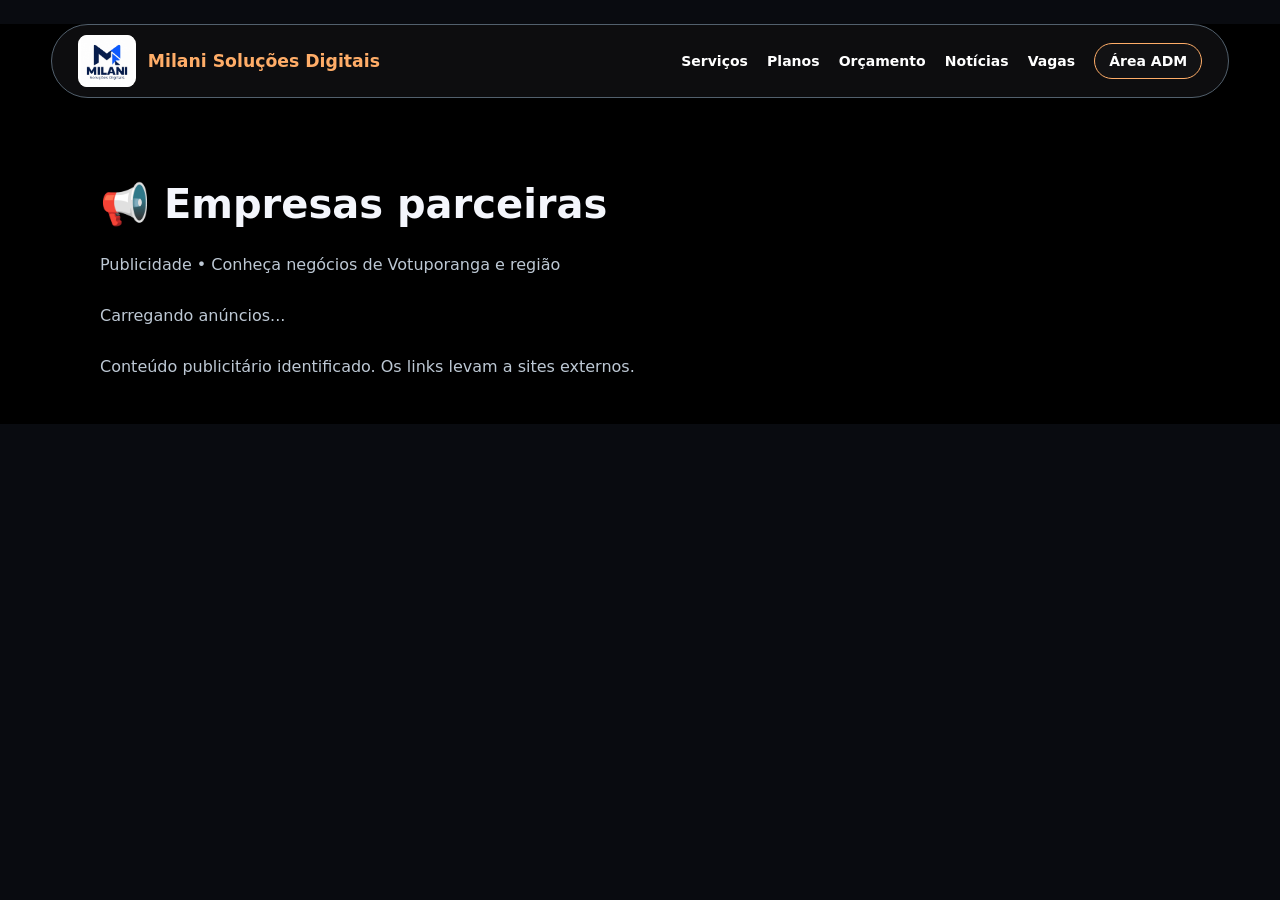
<file: anuncios.html>
<!doctype html><html lang="pt-BR"><head><meta charset="utf-8"><meta name="viewport" content="width=device-width,initial-scale=1"><title>Empresas parceiras | Milani Soluções Digitais</title><style>:root{font-family:Inter,system-ui,Arial;background:#07152d;color:#edf5ff}*{box-sizing:border-box}body{margin:0}.wrap{max-width:1120px;margin:auto;padding:32px 20px}a{color:#80d9ff}h1{font-size:clamp(26px,4vw,40px)}.muted{color:#b6cce4}.grid{display:grid;grid-template-columns:repeat(auto-fit,minmax(260px,1fr));gap:18px}.card{background:#112b49;border:1px solid #315477;border-radius:16px;padding:18px}.card img{display:block;width:100%;height:auto;max-height:680px;object-fit:contain;border-radius:10px;background:#07152d;margin:12px 0}.card h2{font-size:clamp(19px,2.3vw,25px);line-height:1.25}.card p{line-height:1.55}.card .muted{font-weight:600}.btn,button{display:inline-block;border:0;background:#1ab6d9;color:#031a2b;border-radius:9px;padding:11px 16px;font-weight:750;cursor:pointer;text-decoration:none}input,select,textarea{background:#091b32;border:1px solid #42607b;color:white;padding:11px;border-radius:8px;width:100%}label{display:block;margin:12px 0;font-size:14px}table{width:100%;border-collapse:collapse}td,th{padding:11px;border-bottom:1px solid #315477;text-align:left}section{margin:26px 0}</style><style id="milani-blue-white-background-2026">
/* Fundo azul e branco da arte fornecida; sem modificar conteúdos ou funcionalidades */
html{background:#eef4fb!important}
body{background-color:#f4f8fd!important;background-image:url('Fundo%20Abstrato%20Azul%20e%20Branco.png')!important;background-repeat:no-repeat!important;background-position:center top!important;background-size:cover!important;background-attachment:fixed!important}
#site,#app,main{background-color:transparent}
@media(max-width:750px){body{background-attachment:scroll!important;background-size:auto 100%!important;background-position:center top!important}}
</style><style id="milani-unified-art-background">
/* Fundo contínuo azul e branco, preservando painéis e legibilidade */
html,body{background-color:#f3f7fd!important}
body{background-image:url('Fundo%20Abstrato%20Azul%20e%20Branco.png')!important;background-position:center top!important;background-repeat:no-repeat!important;background-size:cover!important;background-attachment:fixed!important}
body>main,body>section,main>section,.section,.section.alt,.hero,.page-hero,.content-section{background-color:transparent!important;background-image:none!important}
@media(max-width:750px){body{background-attachment:scroll!important;background-size:auto 100%!important}}
</style><style id="milani-consistent-black-red-2026">
/* Identidade visual alinhada à página inicial: preto, grafite, vermelho e branco */
:root{background:#090b10!important;color:#f4f7fc!important}
html,body{background:#090b10!important;background-image:none!important;color:#f4f7fc!important}
header,header.top,.top{background:#b5122c!important;background-image:none!important;border-color:#d82b45!important;color:#fff!important}
header a,header .links a,header .navlinks a,header .brand-name,header .logo{color:#fff!important}
header .btn,header .nav-entry{background:#d71932!important;color:#fff!important;border-color:#f04c61!important}
main,main>section,section.hero,section.agency-section,section.milani-jobs,section.milani-portfolio-home,.section,.section.alt,.services-back,.jobs-back{background:#090b10!important;background-image:none!important;color:#f4f7fc!important}
h1,h2,h3,h4,.section-intro h1,.section-intro h2,.jobs-heading h1,.hero h1{color:#fff!important}
main p,main li,main .muted,main .sub,main .lead,main label{color:#d5deeb!important}
.section-index,.eyebrow,.jobs-kicker,.portfolio-home-kicker,.tag{color:#ff4966!important}
main a:not(.btn):not(.agency-button):not(.read),.services-back a,.jobs-back a{color:#ff4966}
main .card,main article.job-opening,main .portfolio-empty,main .quote-form,main .note,main .filters{background:#171c28!important;border-color:#343a48!important;color:#fff!important}
main .card h2,main .card h3,main .card p,main .card li,main article.job-opening p,main .portfolio-empty p{color:#f4f7fc!important}
main .btn,main .agency-button,main .read,main button[type=submit]{background:#e7193d!important;color:#fff!important;border-color:#e7193d!important}
main input,main textarea,main select{background:#202635!important;color:#fff!important;border-color:#485064!important}
main input::placeholder,main textarea::placeholder{color:#aebbd0!important}
footer{background:#090b10!important;color:#aebbd0!important;border-color:#242936!important}
</style><link rel="stylesheet" href="/milani-theme.css"></head><body class="milani-theme">
<header class="milani-header">
  <div class="milani-nav-inner">
    <a class="milani-brand" href="/">
      <img src="/milani-logo-novo.png" alt="" width="58" height="52">
      <span>Milani Soluções Digitais</span>
    </a>
    <button class="milani-menu-toggle" id="milani-menu-toggle" type="button" aria-label="Abrir menu" aria-expanded="false" aria-controls="milani-menu">☰</button>
    <nav class="milani-menu" id="milani-menu" aria-label="Menu principal">
      <a href="/servicos.html">Serviços</a>
      <a href="/#planos">Planos</a>
      <a href="/orcamento.html">Orçamento</a>
      <a href="/noticias.html">Notícias</a>
      <a href="/vagas.html">Vagas</a>
      <a href="/portal.html" class="milani-admin-link">Área ADM</a>
    </nav>
  </div>
</header>
<script defer src="/milani-menu.js"></script>
<main class="wrap"><h1>📢 Empresas parceiras</h1><p class="muted">Publicidade • Conheça negócios de Votuporanga e região</p><div id="ads" class="grid"><p>Carregando anúncios...</p></div><p class="muted">Conteúdo publicitário identificado. Os links levam a sites externos.</p></main><script type="module">import{createClient}from'https://esm.sh/@supabase/supabase-js@2.49.8';const db=createClient('https://lydznydmkcwqtxukktyy.supabase.co','sb_publishable_jJ98f2Xpok2CrjJ4KfRFmA_ahQaWfAv');const esc=x=>String(x??'').replace(/[&<>"']/g,c=>({'&':'&amp;','<':'&lt;','>':'&gt;','"':'&quot;',"'":'&#39;'}[c]));
const box=document.getElementById('ads');const {data,error}=await db.from('milani_ads').select('id,business_name,title,description,image_url,destination_url,plan').in('placement',['parceiros','todos']).eq('active',true).eq('payment_status','pago').lte('start_date',new Date().toISOString().slice(0,10)).or('end_date.is.null,end_date.gte.'+new Date().toISOString().slice(0,10)).order('created_at',{ascending:false});if(error)box.textContent='Não foi possível carregar os anúncios.';else if(!data.length)box.innerHTML='<p>Nenhum anúncio publicado no momento.</p>';else{box.innerHTML=data.map(a=>'<article class="card"><small>PUBLICIDADE · '+esc(a.plan)+'</small>'+(a.image_url?'<img loading="lazy" src="'+esc(a.image_url)+'" alt="Anúncio de '+esc(a.business_name)+'">':'')+'<h2>'+esc(a.title)+'</h2><p>'+esc(a.description)+'</p><p class="muted">'+esc(a.business_name)+'</p><a class="btn ad-click" data-id="'+esc(a.id)+'" href="'+esc(a.destination_url)+'" target="_blank" rel="noopener noreferrer">Conhecer empresa ↗</a></article>').join('');for(const a of data)db.from('milani_ad_events').insert({ad_id:a.id,event_type:'view'}).then(()=>{});box.addEventListener('click',e=>{const a=e.target.closest('.ad-click');if(a)db.from('milani_ad_events').insert({ad_id:a.dataset.id,event_type:'click'}).then(()=>{})})}
</script></body></html>
</file>
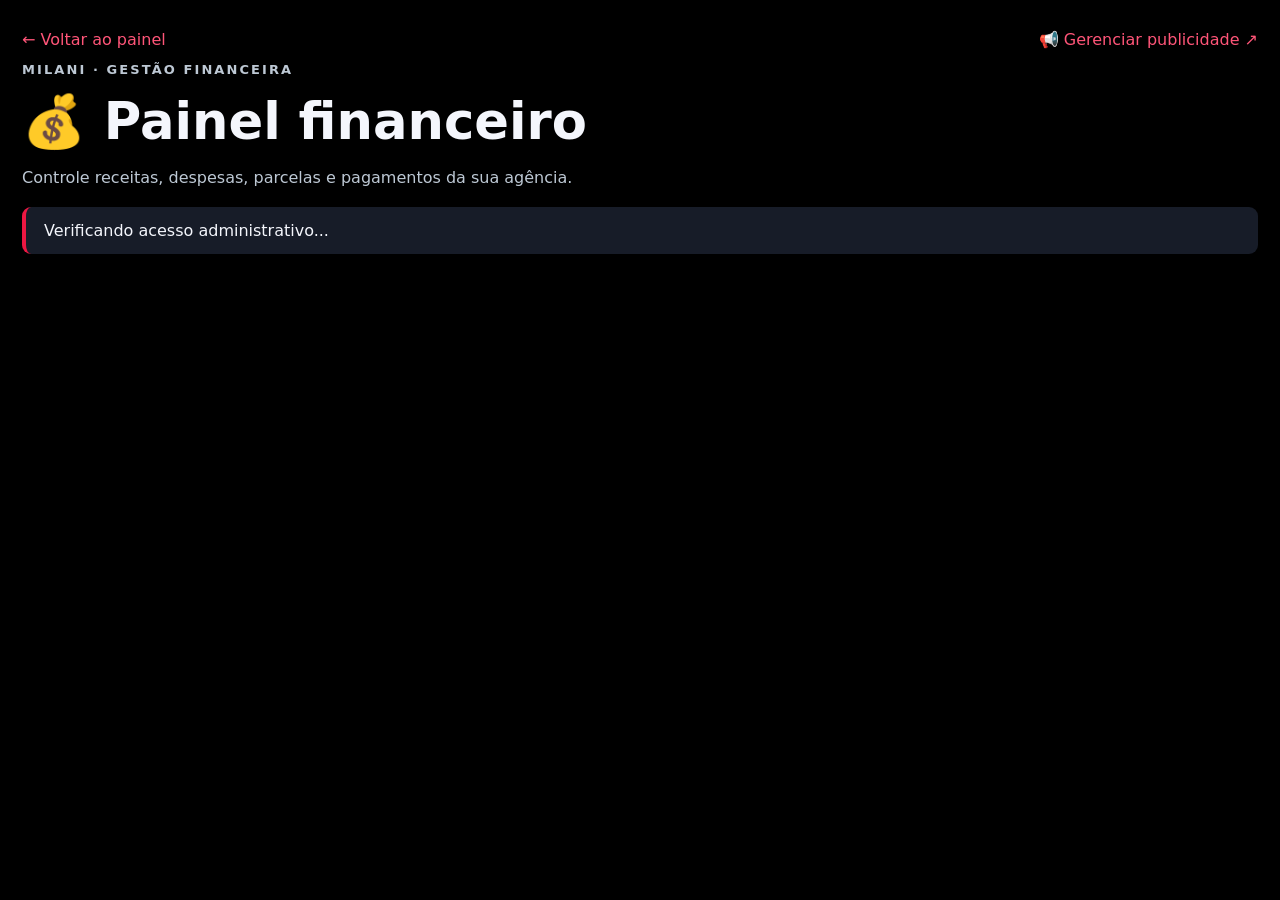
<file: financeiro-admin.html>
<!doctype html><html lang="pt-BR"><head><meta charset="utf-8"><meta name="viewport" content="width=device-width,initial-scale=1"><title>Financeiro | Milani Soluções Digitais</title><style>
:root{color-scheme:dark;font-family:Inter,system-ui,Arial,sans-serif}*{box-sizing:border-box}body{margin:0;background:#090b10;color:#f7f7fb}main{max-width:1300px;margin:auto;padding:30px 22px 70px}a{color:#ff5578;text-decoration:none}.top{display:flex;justify-content:space-between;gap:14px;align-items:center;flex-wrap:wrap}.badge{font-size:13px;letter-spacing:.16em;font-weight:800;color:#ff4768}h1{font-size:clamp(32px,4vw,52px);margin:14px 0 8px}p{color:#c2c7d1}.cards{display:grid;grid-template-columns:repeat(4,1fr);gap:16px;margin:26px 0}.card,.panel{background:#171c28;border:1px solid #363c4a;border-radius:18px;padding:23px}.card small{color:#c2c7d1}.card strong{display:block;font-size:clamp(22px,2.6vw,33px);margin-top:10px}.grid{display:grid;grid-template-columns:repeat(3,minmax(0,1fr));gap:15px}.panel{margin:20px 0}h2{margin:0 0 18px}label{font-size:13px;font-weight:750;display:block}input,select,textarea{width:100%;padding:13px;border:1px solid #444d5d;background:#0e131d;color:#fff;border-radius:9px;font:inherit;margin-top:7px;min-height:45px}input:focus,select:focus{outline:2px solid #ff4264}button,.button{background:#e91740;color:white;border:0;border-radius:10px;padding:13px 19px;font-weight:800;cursor:pointer;display:inline-block}button:hover{background:#fa3156}.secondary{background:#2c3444}.actions{display:flex;gap:10px;flex-wrap:wrap;margin-top:18px}.tablewrap{overflow:auto}table{width:100%;border-collapse:collapse;min-width:820px}th,td{text-align:left;padding:14px 10px;border-bottom:1px solid #343a48;font-size:14px}th{color:#ff7b96}td button{padding:8px 10px;font-size:12px}.status{border-left:4px solid #ed1742;background:#171c28;padding:14px 18px;border-radius:9px;margin:20px 0}.hidden{display:none!important}@media(max-width:850px){.cards{grid-template-columns:repeat(2,1fr)}.grid{grid-template-columns:repeat(2,1fr)}}@media(max-width:550px){.cards,.grid{grid-template-columns:1fr}main{padding:20px 14px}}
 .client-group td{padding:7px 0;background:#101725}.client-toggle{display:flex;justify-content:space-between;align-items:center;gap:15px;width:100%;text-align:left;background:#242c3b;border:1px solid #465066;padding:18px 20px;border-radius:11px}.client-toggle:hover{background:#303a4d}.client-name{font-size:17px;font-weight:850}.client-summary{font-size:13px;color:#d7dce7;font-weight:500}@media(max-width:700px){.client-toggle{flex-direction:column;align-items:flex-start}} </style><link rel="stylesheet" href="/milani-theme.css"></head><body class="milani-theme milani-admin"><main><div class="top"><a href="/portal.html">← Voltar ao painel</a><a href="/publicidade-admin.html">📢 Gerenciar publicidade ↗</a></div><p class="badge">MILANI · GESTÃO FINANCEIRA</p><h1>💰 Painel financeiro</h1><p>Controle receitas, despesas, parcelas e pagamentos da sua agência.</p><div id="status" class="status">Verificando acesso administrativo...</div><div id="app" hidden><div class="cards"><div class="card"><small>Recebido no mês</small><strong id="received">R$ 0,00</strong></div><div class="card"><small>A receber</small><strong id="pending">R$ 0,00</strong></div><div class="card"><small>Despesas pagas no mês</small><strong id="expenses">R$ 0,00</strong></div><div class="card"><small>Resultado do mês</small><strong id="profit">R$ 0,00</strong></div></div><section class="panel"><h2>Adicionar lançamento</h2><form id="entry"><div class="grid"><label>Tipo<select name="kind"><option value="receita">Receita</option><option value="despesa">Despesa</option></select></label><label>Categoria<select name="category"><option>Criação de sites</option><option>Publicidade</option><option>Marketing digital</option><option>Identidade visual</option><option>Domínio e hospedagem</option><option>Ferramentas</option><option>Outros</option></select></label><label>Cliente / fornecedor<input name="client_name" placeholder="Nome (opcional)"></label><label>Descrição<input name="description" required maxlength="200" placeholder="Ex.: Site institucional"></label><label>Valor total (R$)<input name="amount" type="number" min="0" step=".01" required></label><label>Vencimento da primeira parcela<input name="due_date" type="date" required></label><label>Parcelas<select name="installments" id="installments"></select></label><label>Situação inicial<select name="status"><option value="pendente">Pendente</option><option value="pago">Pago</option></select></label><label>Observações<input name="notes" maxlength="500" placeholder="Opcional"></label></div><div class="actions"><button type="submit">Salvar lançamento</button><button type="reset" class="secondary">Limpar</button></div></form></section><section class="panel"><div class="top"><h2>Lançamentos</h2><label>Filtrar <select id="filter"><option value="todos">Todos</option><option value="pendente">Pendentes</option><option value="pago">Pagos</option></select></label></div><div class="tablewrap"><table><thead><tr><th>Tipo / Categoria</th><th>Descrição</th><th>Cliente</th><th>Vencimento</th><th>Parcela</th><th>Valor</th><th>Situação</th><th>Ações</th></tr></thead><tbody id="rows"></tbody></table></div></section><p>Entidades sem fins lucrativos podem ser cadastradas com valor R$ 0,00 na área de publicidade; não geram cobrança financeira automática.</p></div></main><script type="module">
import{createClient}from'https://esm.sh/@supabase/supabase-js@2.49.8';
const db=createClient('https://lydznydmkcwqtxukktyy.supabase.co','sb_publishable_jJ98f2Xpok2CrjJ4KfRFmA_ahQaWfAv');
const $=id=>document.getElementById(id),money=n=>Number(n||0).toLocaleString('pt-BR',{style:'currency',currency:'BRL'}),esc=x=>String(x??'').replace(/[&<>"']/g,c=>({'&':'&amp;','<':'&lt;','>':'&gt;','"':'&quot;',"'":'&#39;'}[c]));
const form=$('entry');for(let n=1;n<=10;n++)$('installments').add(new Option(n===1?'À vista':n+' vezes',n));form.elements.due_date.value=new Date().toLocaleDateString('en-CA');let entries=[];
function nextMonth(iso,n){const [y,m,d]=iso.split('-').map(Number),dt=new Date(Date.UTC(y,m-1+n,1));const last=new Date(Date.UTC(dt.getUTCFullYear(),dt.getUTCMonth()+1,0)).getUTCDate();dt.setUTCDate(Math.min(d,last));return dt.toISOString().slice(0,10)}
async function load(){const {data,error}=await db.from('milani_finance_entries').select('*').order('due_date',{ascending:false}).limit(1500);if(error)throw error;entries=data||[];render()}
const openClients=new Set();
function render(){const now=new Date(),ym=now.getFullYear()+'-'+String(now.getMonth()+1).padStart(2,'0');const sum=arr=>arr.reduce((n,x)=>n+Number(x.amount),0);const income=entries.filter(x=>x.kind==='receita'&&x.status==='pago'&&x.paid_date?.startsWith(ym));const exp=entries.filter(x=>x.kind==='despesa'&&x.status==='pago'&&x.paid_date?.startsWith(ym));$('received').textContent=money(sum(income));$('expenses').textContent=money(sum(exp));$('pending').textContent=money(sum(entries.filter(x=>x.kind==='receita'&&x.status==='pendente')));$('profit').textContent=money(sum(income)-sum(exp));const filter=$('filter').value;const filtered=entries.filter(x=>filter==='todos'||x.status===filter);const groups=new Map();for(const x of filtered){const key=(x.client_name||'Sem cliente informado').trim()||'Sem cliente informado';if(!groups.has(key))groups.set(key,[]);groups.get(key).push(x)}$('rows').innerHTML=[...groups.entries()].sort((a,b)=>a[0].localeCompare(b[0],'pt-BR')).map(([client,items])=>{const expanded=openClients.has(client),pending=items.filter(x=>x.status==='pendente'&&x.kind==='receita'),paid=items.filter(x=>x.status==='pago');const heading='<tr class="client-group"><td colspan="8"><button type="button" class="client-toggle" data-client="'+encodeURIComponent(client)+'" aria-expanded="'+expanded+'"><span class="client-name">'+(expanded?'▾':'▸')+' 👤 '+esc(client)+'</span><span class="client-summary">'+items.length+' lançamento(s) · '+pending.length+' pendente(s) · A receber: '+money(sum(pending))+' · Pago: '+money(sum(paid))+'</span></button></td></tr>';const detail=expanded?items.map(x=>'<tr><td>'+esc(x.kind)+'<br><small>'+esc(x.category)+'</small></td><td>'+esc(x.description)+'</td><td>'+esc(x.client_name||'—')+'</td><td>'+esc(x.due_date)+'</td><td>'+x.installment_number+'/'+x.installment_total+'</td><td>'+money(x.amount)+'</td><td>'+esc(x.status)+'</td><td><button data-toggle="'+esc(x.id)+'">'+(x.status==='pago'?'Reabrir':'Marcar pago')+'</button> <button class="secondary" data-del="'+esc(x.id)+'">Excluir</button></td></tr>').join(''):'';return heading+detail}).join('')||'<tr><td colspan="8">Nenhum lançamento encontrado.</td></tr>'}
$('filter').onchange=render;
form.onsubmit=async e=>{e.preventDefault();const fd=new FormData(form),v=Object.fromEntries(fd),count=Number(v.installments),total=Math.round(Number(v.amount)*100);if(!Number.isFinite(total)||total<0)return;const each=Math.floor(total/count),remainder=total%count;const batch=Array.from({length:count},(_,i)=>({kind:v.kind,category:v.category,client_name:v.client_name||null,description:v.description,amount:(each+(i<remainder?1:0))/100,due_date:nextMonth(v.due_date,i),paid_date:v.status==='pago'?new Date().toISOString().slice(0,10):null,status:v.status,installment_number:i+1,installment_total:count,notes:v.notes||null}));$('status').textContent='Salvando lançamentos...';const {error}=await db.from('milani_finance_entries').insert(batch);if(error){$('status').textContent='Erro: '+error.message;return}$('status').textContent='✅ Lançamento salvo com sucesso.';form.reset();form.elements.due_date.value=new Date().toLocaleDateString('en-CA');await load()};
$('rows').onclick=async e=>{const t=e.target.closest('button');if(!t)return;if(t.dataset.client){const client=decodeURIComponent(t.dataset.client);openClients.has(client)?openClients.delete(client):openClients.add(client);render();return}const id=t.dataset.toggle||t.dataset.del;if(!id)return;if(t.dataset.del&&!confirm('Excluir este lançamento financeiro?'))return;const old=entries.find(x=>x.id===id);if(!old)return;const res=t.dataset.del?await db.from('milani_finance_entries').delete().eq('id',id):await db.from('milani_finance_entries').update({status:old.status==='pago'?'pendente':'pago',paid_date:old.status==='pago'?null:new Date().toISOString().slice(0,10)}).eq('id',id);$('status').textContent=res.error?'Erro: '+res.error.message:'✅ Atualização salva.';if(!res.error)await load()};
(async()=>{try{const {data:{user},error}=await db.auth.getUser();if(error)throw error;if(!user)throw Error('Faça login no painel administrativo.');const r=await db.rpc('is_milani_admin');if(r.error)throw r.error;if(!r.data)throw Error('Acesso permitido somente ao administrador.');$('app').hidden=false;$('status').textContent='Acesso autorizado. Dados financeiros protegidos.';await load()}catch(e){$('status').textContent='⚠️ '+e.message}})();
</script></body></html>
</file>
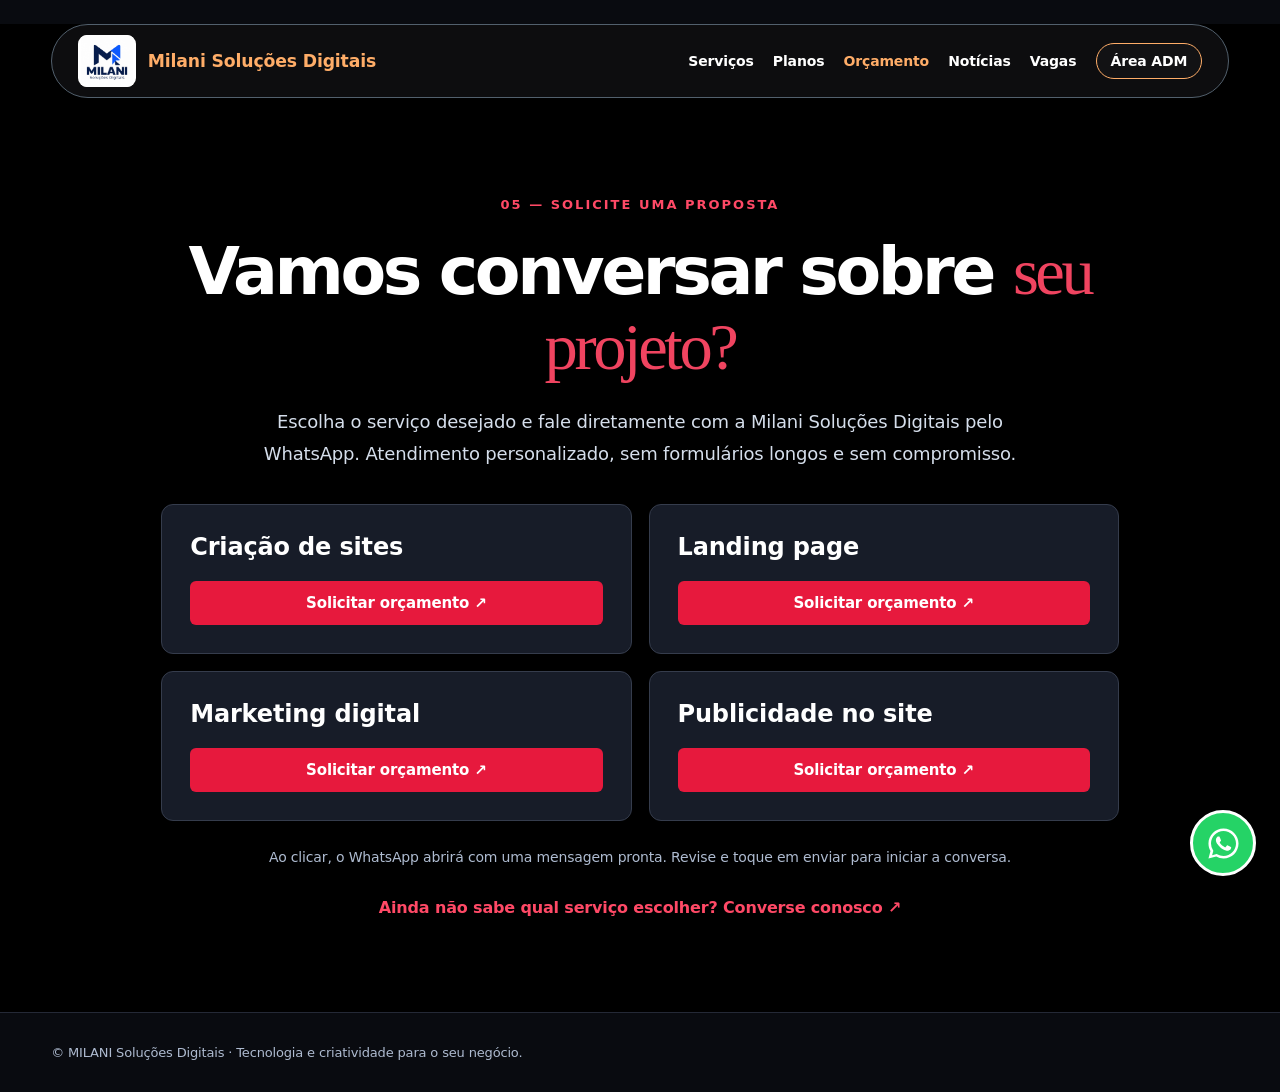
<file: orcamento.html>
<!DOCTYPE html>
<html lang="pt-BR"><head><meta charset="utf-8"><meta name="viewport" content="width=device-width,initial-scale=1"><meta name="theme-color" content="#f7f4ec"><meta name="description" content="Portfólio e projetos da MILANI Soluções Digitais. Conheça nosso trabalho e solicite um orçamento."><link rel="icon" href="/milani-logo-original-transparente.png"><title>Solicitar Orçamento | MILANI Soluções Digitais</title>
<style>:root{font-family:Inter,system-ui,-apple-system,Segoe UI,sans-serif;color:#0a2b45;background:#f7f4ec}*{box-sizing:border-box}body{margin:0}a{color:inherit}header{border-bottom:1px solid #ded9cd;background:#f7f4ec;position:sticky;top:0;z-index:5}.wrap{max-width:1170px;margin:auto;padding:0 24px}.nav{display:flex;justify-content:space-between;align-items:center;gap:20px;min-height:86px}.logo{display:flex;align-items:center;gap:12px;text-decoration:none;font-weight:800;letter-spacing:.03em}.logo img{width:49px;height:49px;object-fit:contain}.links{display:flex;gap:24px;align-items:center;flex-wrap:wrap}.links a{text-decoration:none;font-size:14px;font-weight:650}.links a:hover,.links a[aria-current=page]{color:#137a99}.hero{padding:95px 0 60px;border-bottom:1px solid #ded9cd}.eyebrow{text-transform:uppercase;letter-spacing:.19em;font-weight:800;font-size:12px;color:#347d9a}h1{font-size:clamp(48px,8vw,100px);letter-spacing:-.07em;line-height:1.03;margin:16px 0 25px}h1 em{font-family:Georgia,serif;font-weight:400;color:#157b9a}p{line-height:1.75;color:#4d6270}.lead{font-size:clamp(17px,2vw,21px);max-width:700px}.content{padding:60px 0 100px}.card{background:#fff;border:1px solid #e4e0d7;border-radius:20px;padding:clamp(28px,5vw,54px);max-width:840px;box-shadow:0 12px 40px #0a2b4508}.card h2{font-size:clamp(25px,4vw,39px);letter-spacing:-.04em;margin:0 0 14px}.card p{max-width:650px}.btn{display:inline-flex;align-items:center;justify-content:center;background:#0a2b45;color:#fff;text-decoration:none;border-radius:100px;padding:16px 24px;font-weight:750;margin-top:15px}.btn:hover{background:#145a7a}footer{border-top:1px solid #ded9cd;padding:32px 0;font-size:13px;color:#657782}@media(max-width:720px){.nav{align-items:flex-start;flex-direction:column;padding:16px 0}.links{gap:14px}.hero{padding:58px 0 40px}.content{padding:35px 0 65px}}.portfolio-grid{display:grid;grid-template-columns:1.05fr .95fr;gap:24px;align-items:stretch}.portfolio-grid .card{max-width:none}.portfolio-preview{border-radius:20px;overflow:hidden;background:#092b45;color:#fff;box-shadow:0 15px 45px #09273d1c}.preview-image{height:245px;background:linear-gradient(0deg,#092b4530,#092b4510),url('https://images.unsplash.com/photo-1460925895917-afdab827c52f?auto=format&fit=crop&w=1000&q=82') center/cover}.preview-content{padding:32px}.preview-content h2{font-size:clamp(27px,3vw,40px);line-height:1.12;letter-spacing:-.04em}.preview-content p{color:#dce5ec}.preview-content .eyebrow{color:#a9d7e9}@media(max-width:800px){.portfolio-grid{grid-template-columns:1fr}.preview-image{height:210px}}</style><style>
.milani-portfolio-home{background:#f3efe7;color:#092b45;padding:clamp(75px,9vw,125px) 0}
.portfolio-home-kicker{font-size:12px;font-weight:800;letter-spacing:.16em;color:#387b98}
.portfolio-home-head{max-width:880px;margin-bottom:42px}
.portfolio-home-head h2{font-size:clamp(43px,6vw,84px);letter-spacing:-.055em;line-height:1.05;margin:18px 0}
.portfolio-home-head h2 em{font-family:Georgia,serif;color:#4c809b;font-weight:400}
.portfolio-home-head p{font-size:17px;color:#526878;line-height:1.75;max-width:750px}
.portfolio-home-showcase{display:grid;grid-template-columns:1.15fr .85fr;min-height:430px;border-radius:22px;overflow:hidden;box-shadow:0 22px 65px #09273d1c}
.portfolio-home-visual{background:linear-gradient(0deg,#092b4580,transparent 60%),url('https://images.unsplash.com/photo-1460925895917-afdab827c52f?auto=format&fit=crop&w=1200&q=85') center/cover;display:flex;align-items:end;padding:30px}
.portfolio-home-visual span{color:#fff;font-size:12px;letter-spacing:.15em;font-weight:800}
.portfolio-home-copy{background:#fffdf9;padding:clamp(30px,5vw,62px);display:flex;flex-direction:column;align-items:flex-start;justify-content:center}
.portfolio-home-copy h3{font-size:clamp(29px,3.5vw,49px);letter-spacing:-.045em;line-height:1.13;margin:18px 0}
.portfolio-home-copy p{color:#536978;line-height:1.75}
.portfolio-home-copy a{display:inline-block;background:#092b45;color:#fff;text-decoration:none;border-radius:100px;padding:16px 24px;font-weight:800;margin-top:20px}
.portfolio-home-copy a:hover{background:#145a7a}
@media(max-width:800px){.portfolio-home-showcase{grid-template-columns:1fr}.portfolio-home-visual{min-height:280px}.portfolio-home-copy{padding:30px}}
</style><style>.milani-portfolio-home{padding:45px 0 80px!important;background:#f5f2eb!important}.milani-portfolio-home .wrap{max-width:1170px!important}</style><style>
:root{font-family:Inter,ui-sans-serif,system-ui,-apple-system,Segoe UI,sans-serif;color:#eaf2ff;background:#07152d}*{box-sizing:border-box}body{margin:0}button,input,select,textarea{font:inherit}button{cursor:pointer}a{color:inherit;text-decoration:none}.wrap{max-width:1180px;margin:auto;padding:0 24px}.top{position:sticky;top:0;z-index:5;background:#07152de8;backdrop-filter:blur(15px);border-bottom:1px solid #223654}.nav{display:flex;align-items:center;justify-content:space-between;gap:20px;min-height:78px}.brand{display:flex;align-items:center;gap:12px;font-size:19px;font-weight:850;letter-spacing:-.5px}.mark{background:linear-gradient(145deg,#20c6f6,#4263ff);width:42px;height:42px;border-radius:13px;display:grid;place-items:center;font-size:23px;box-shadow:0 10px 30px #1766ff44}.brand small{display:block;font-size:11px;letter-spacing:2px;font-weight:650;color:#a8c7e9}.navlinks{display:flex;align-items:center;gap:25px;color:#c0d1e7;font-size:14px}.btn{border:1px solid #49658c;border-radius:12px;padding:12px 19px;color:white;background:#13294a;font-weight:700}.btn.primary{background:linear-gradient(110deg,#1685ff,#5659ff);border:0;box-shadow:0 10px 35px #2563eb44}.btn:hover{filter:brightness(1.14)}.hero{padding:98px 0 85px;background:radial-gradient(ellipse at 85% 30%,#184da055,transparent 50%),radial-gradient(ellipse at 5% 70%,#115a7450,transparent 45%)}.hero-grid{display:grid;grid-template-columns:1.08fr .92fr;gap:60px;align-items:center}.pill{display:inline-flex;padding:9px 14px;border:1px solid #24588a;background:#102e53;border-radius:99px;color:#7ad9ff;font-weight:750;font-size:12px;letter-spacing:1px}h1{font-size:clamp(43px,5vw,69px);line-height:1.07;letter-spacing:-2.7px;margin:25px 0}h1 span,.gradient{background:linear-gradient(90deg,#45d8ff,#7384ff);background-clip:text;color:transparent}.lead{font-size:18px;line-height:1.75;color:#afc3de;max-width:620px}.actions{display:flex;gap:12px;flex-wrap:wrap;margin-top:28px}.mini{margin-top:22px;font-size:13px;color:#8da6c7}.panel{background:linear-gradient(155deg,#152e50,#0b1b32);border:1px solid #2a466d;border-radius:24px;box-shadow:0 25px 90px #0007;padding:22px}.panelhead{display:flex;justify-content:space-between;align-items:center;border-bottom:1px solid #294360;padding-bottom:16px}.dots{display:flex;gap:6px}.dots i{width:9px;height:9px;border-radius:50%;background:#f97878}.dots i:nth-child(2){background:#ffd166}.dots i:nth-child(3){background:#47d6a0}.status{color:#50e4aa;font-size:12px}.statgrid{display:grid;grid-template-columns:repeat(3,1fr);gap:12px;margin-top:18px}.stat{background:#0b203a;border:1px solid #284467;border-radius:14px;padding:16px 12px}.stat b{font-size:26px;display:block}.stat small{font-size:11px;color:#9bb2cf}.conversation{margin-top:16px;background:#0a203c;border-radius:15px;padding:16px}.bubble{max-width:86%;padding:12px 14px;border-radius:14px;background:#234362;margin:10px 0;font-size:13px;line-height:1.5}.bubble.ai{background:#234bb3;margin-left:auto}.tag{display:inline-block;background:#154d50;color:#76f3d3;padding:6px 10px;border-radius:9px;font-size:11px}.section{padding:86px 0}.section.alt{background:#0b1d36}.eyebrow{color:#55c7ff;font-size:13px;font-weight:800;letter-spacing:2px;text-transform:uppercase}.section h2{font-size:clamp(30px,3.5vw,44px);letter-spacing:-1.5px;margin:12px 0}.sub{color:#a5bad4;line-height:1.7;max-width:650px}.cards{display:grid;grid-template-columns:repeat(3,1fr);gap:18px;margin-top:36px}.card{background:#102642;border:1px solid #294666;border-radius:19px;padding:27px}.card .icon{font-size:30px}.card h3{font-size:19px}.card p,.card li{color:#a5bad4;line-height:1.7;font-size:14px}.price{font-size:36px;font-weight:850;margin:20px 0}.price small{font-size:13px;color:#9bb2cf;font-weight:500}.featured{border-color:#4386ff;box-shadow:0 0 0 1px #4386ff55}.card ul{padding-left:19px;min-height:112px}.card .btn{width:100%}.banner{background:linear-gradient(120deg,#174da2,#343b92);padding:40px;border-radius:22px;display:flex;justify-content:space-between;align-items:center;gap:24px}.footer{border-top:1px solid #294363;padding:30px 0;color:#8ba7c7;font-size:13px}.footer .wrap{display:flex;justify-content:space-between;gap:15px;flex-wrap:wrap}.modalbg{position:fixed;inset:0;background:#020b1de8;display:none;align-items:center;justify-content:center;z-index:20;padding:18px}.modalbg.show{display:flex}.modal{background:#102642;border:1px solid #36547a;border-radius:22px;padding:30px;width:min(100%,510px);max-height:92vh;overflow:auto}.modal h2{margin:0 0 9px}.modal p{color:#aac0d8;font-size:14px;line-height:1.6}.field{display:block;margin:15px 0;color:#d9e9fa;font-size:13px;font-weight:650}.field input,.field select,.field textarea{width:100%;margin-top:7px;background:#07172b;border:1px solid #385376;border-radius:11px;color:white;padding:12px;outline:0}.field textarea{min-height:85px;resize:vertical}.row{display:flex;justify-content:space-between;align-items:center;gap:10px}.notice{background:#153458;border:1px solid #2a638b;color:#bde4ff;padding:12px;border-radius:10px;font-size:12px;line-height:1.5}.hidden{display:none!important}#app{min-height:100vh}.dash{display:grid;grid-template-columns:245px 1fr;min-height:100vh}.sidebar{background:#091b31;border-right:1px solid #294363;padding:25px 16px}.sidebar .brand{font-size:15px;margin-bottom:36px}.menu button{width:100%;display:block;text-align:left;background:transparent;border:0;color:#a7bfda;border-radius:11px;padding:13px;margin:5px 0}.menu button.active,.menu button:hover{background:#19385e;color:white}.main{padding:35px;min-width:0}.main h1{font-size:34px;margin:0 0 10px;letter-spacing:-1px}.main .cards{margin-top:25px}.table{width:100%;border-collapse:collapse;margin-top:20px;background:#102642;border-radius:15px;overflow:hidden}.table th,.table td{text-align:left;border-bottom:1px solid #284461;padding:15px;font-size:13px}.table th{color:#8eafd0}.badge{border-radius:8px;background:#1d4c72;color:#bfe5ff;padding:5px 9px;font-size:11px}.stack{display:grid;gap:12px}.muted{color:#a5bad4}.empty{padding:40px;border:1px dashed #3b5a7c;border-radius:14px;text-align:center;color:#a8c1df}.mobilemenu{display:none}@media(max-width:850px){.hero-grid{grid-template-columns:1fr}.navlinks a{display:none}.cards{grid-template-columns:1fr 1fr}.dash{grid-template-columns:1fr}.sidebar{border-right:0;border-bottom:1px solid #294363}.menu{display:flex;overflow:auto}.menu button{white-space:nowrap}.main{padding:22px}.banner{flex-direction:column;align-items:start}}@media(max-width:570px){.hero{padding:65px 0}.cards,.statgrid{grid-template-columns:1fr}.nav{min-height:70px}.brand{font-size:15px}.navlinks{gap:7px}.navlinks .btn{font-size:12px;padding:10px}.panel{padding:14px}.banner{padding:25px}.table{display:block;overflow:auto}.section{padding:60px 0}}
 .brandlogo{display:block;width:122px;height:auto;background:#fff;border-radius:10px;padding:5px}.sidebar .brandlogo{width:150px}.brand{flex-shrink:0} 
/* Versão 2: acabamento premium e microinterações */
html{scroll-behavior:smooth}body{background:#07152d}button,a,input,textarea,select{transition:background .2s ease,border-color .2s ease,box-shadow .2s ease,transform .2s ease}button:focus-visible,a:focus-visible,input:focus-visible,textarea:focus-visible,select:focus-visible{outline:3px solid #66d9ff;outline-offset:3px}.btn:hover{transform:translateY(-2px)}.card,.panel,.stat{transition:transform .25s ease,border-color .25s ease,box-shadow .25s ease}.card:hover{transform:translateY(-5px);border-color:#4386ff;box-shadow:0 18px 42px #0003}.panel:hover{border-color:#4d7ac0}.hero{position:relative;overflow:hidden}.hero:before{content:'';position:absolute;inset:0;pointer-events:none;background:linear-gradient(115deg,transparent 20%,#2369d00b 48%,transparent 75%);animation:glowmove 10s ease-in-out infinite alternate}@keyframes glowmove{from{transform:translateX(-15%)}to{transform:translateX(15%)}}.hero-grid>*{position:relative;animation:rise .7s ease both}.hero-grid>.panel{animation-delay:.15s}@keyframes rise{from{opacity:0;transform:translateY(18px)}to{opacity:1;transform:translateY(0)}}.brandlogo{box-shadow:0 6px 25px #0003}.metricbar{height:10px;background:#07172b;border-radius:99px;overflow:hidden;margin:9px 0 18px}.metricbar>span{display:block;height:100%;border-radius:99px;background:linear-gradient(90deg,#22c7e9,#6472ff)}.inboxgrid{display:grid;grid-template-columns:minmax(200px,280px) minmax(0,1fr);gap:16px;margin-top:20px}.threadlist,.threadpane{background:#102642;border:1px solid #294666;border-radius:18px;padding:18px;min-width:0}.threadbtn{display:block;width:100%;text-align:left;border:1px solid #2d4b70;background:#0b1c34;color:#dceaff;border-radius:12px;padding:14px;margin:9px 0}.threadbtn.selected{border-color:#6a9dff;background:#173b68}.threadbtn small{display:block;color:#99b4d3;margin-top:5px}.chatlog{min-height:220px;max-height:330px;overflow:auto;padding:12px;background:#08192f;border-radius:12px;margin:15px 0}.chatbubble{background:#244663;padding:11px 13px;border-radius:12px;max-width:85%;margin:10px 0;white-space:pre-wrap;overflow-wrap:anywhere;font-size:13px}.chatbubble.mine{background:#2852a8;margin-left:auto}.chatbubble small{display:block;color:#bdd6fa;font-size:10px;margin-bottom:4px}.inlineform{display:flex;gap:8px}.inlineform input{flex:1;min-width:0;padding:12px;border-radius:10px;background:#07172b;color:#fff;border:1px solid #385376}.toast{position:fixed;right:20px;bottom:20px;z-index:99;background:#164d64;border:1px solid #48a3d0;border-radius:13px;padding:15px 20px;color:white;box-shadow:0 18px 40px #0007}.dash .main{background:radial-gradient(ellipse at 95% 0,#173d7050,transparent 45%)}@media(max-width:680px){.inboxgrid{grid-template-columns:1fr}.inlineform{flex-direction:column}.main .row{flex-wrap:wrap}}@media(prefers-reduced-motion:reduce){*,*:before,*:after{animation:none!important;scroll-behavior:auto!important;transition:none!important}}

/* Milani — direção de arte editorial, clara e corporativa */
:root{font-family:Arial,Helvetica,sans-serif;color:#14233a;background:#f8f9fb}
body{background:#f8f9fb;color:#14233a;letter-spacing:-.01em}
.top{background:rgba(255,255,255,.97);border-bottom:1px solid #e2e6ed;backdrop-filter:none}
.nav{min-height:84px}.navlinks{color:#33465d;gap:30px;font-weight:600}
.brandlogo{width:115px;border-radius:0;box-shadow:none;background:white;padding:2px}
.btn{background:#fff;border:1px solid #cbd5e1;color:#17283f;border-radius:5px;box-shadow:none;font-weight:650;padding:12px 18px}
.btn.primary{background:#1451a2;border:1px solid #1451a2;color:#fff;box-shadow:none}
.btn:hover{filter:none;background:#edf3fa;transform:none}.btn.primary:hover{background:#103e7c}
.hero{padding:100px 0 108px;background:#f8f9fb;border-bottom:1px solid #e4e8ee;overflow:visible}
.hero:before{display:none}.hero-grid{grid-template-columns:1.1fr .9fr;gap:65px}
.hero-grid>*{animation:none}.pill{border:0;border-left:3px solid #1759ad;border-radius:0;background:transparent;color:#1759ad;padding:4px 0 4px 12px;font-size:11px;letter-spacing:1.5px}
h1{font-size:clamp(42px,5.2vw,70px);font-weight:750;letter-spacing:-3.4px;line-height:1.08;margin:27px 0 23px}
h1 span,.gradient{background:none;color:#1759ad}
.lead{color:#536176;line-height:1.7;font-size:18px}.mini{color:#69788a}
.panel{background:#fff;border:1px solid #dce2e9;border-radius:8px;box-shadow:0 15px 45px rgba(21,42,72,.08);padding:22px}
.panel:hover{border-color:#dce2e9}.panelhead{border-bottom:1px solid #e4e9f0;color:#263950}.dots i{background:#b8c4d2!important}.status{color:#21765c}
.statgrid{gap:10px}.stat{background:#f6f8fb;border:1px solid #e5e9ef;border-radius:5px;color:#14233a}
.stat b{font-size:25px}.stat small{color:#68788b}
.conversation{background:#f7f9fc;border:1px solid #e9edf2;border-radius:6px}.bubble{background:#e7edf5;color:#1b334c;border-radius:6px}.bubble.ai{background:#d9e7f8;color:#143f76}
.tag{background:#e7f3ed;color:#1c684b;border-radius:4px}
.section{padding:100px 0}.section.alt{background:#fff}.eyebrow{color:#1759ad;letter-spacing:1.4px;font-size:11px}
.section h2{font-size:clamp(30px,3.5vw,43px);letter-spacing:-1.8px;font-weight:750}.sub{color:#617084}
.cards{gap:16px;margin-top:38px}.card{background:#fff;border:1px solid #e0e6ed;border-radius:7px;padding:29px;box-shadow:none}
.card:hover{transform:none;border-color:#cbd5e1;box-shadow:0 8px 22px rgba(23,40,63,.05)}
.card .icon{font-size:25px}.card h3{color:#172a42;font-size:18px}.card p,.card li{color:#5b6a7c}
.price{color:#14233a}.price small{color:#69788b}.featured{border:2px solid #1759ad;box-shadow:none}
.banner{background:#14345c;border-radius:7px;padding:45px}.banner h2,.banner p,.banner .eyebrow{color:#fff}
.footer{background:#fff;border-top:1px solid #e4e9ef;color:#66778a}
.modalbg{background:#0c1c32b8}.modal{background:#fff;color:#14233a;border:1px solid #e2e6eb;border-radius:8px}
.modal p{color:#637388}.field{color:#293e55}.field input,.field select,.field textarea{background:#fff;color:#14233a;border:1px solid #cbd5e1;border-radius:5px}
.notice{background:#edf5fc;color:#244c73;border:1px solid #c7ddeb;border-radius:5px}
.sidebar{background:#102b4a;border-right:1px solid #24405d}.sidebar .brandlogo{width:130px;border-radius:3px}
.menu button{border-radius:4px}.menu button.active,.menu button:hover{background:#244f7a}
.main{background:#f6f8fb}.main h1{color:#172a42}.main .eyebrow{color:#1759ad}
.main .card{background:#fff}.main .card p{color:#627287}.main .price{color:#14233a}
.table{background:#fff;border-radius:6px}.table th,.table td{border-bottom:1px solid #e5eaf0;color:#20374e}.table th{color:#637388}
.badge{background:#e7f0fa;color:#285987;border-radius:4px}.muted{color:#617287}.empty{border-color:#cbd5e1;color:#6a798a}
.threadlist,.threadpane{background:#fff;border:1px solid #e1e7ed;border-radius:6px}.threadbtn{background:#f8fafc;border-color:#dfe5ec;color:#21364e;border-radius:5px}.threadbtn.selected{background:#eaf2fc;border-color:#1759ad}.threadbtn small{color:#63758a}
.metricbar{background:#e8eef5}.metricbar>span{background:#1759ad}
@media(max-width:850px){.hero-grid{grid-template-columns:1fr}.hero{padding:65px 0 75px}.cards{grid-template-columns:repeat(2,1fr)}}
@media(max-width:570px){.cards,.statgrid{grid-template-columns:1fr}.hero{padding:48px 0 60px}h1{letter-spacing:-2px}.section{padding:65px 0}.navlinks{gap:8px}.navlinks .btn{padding:10px}}
@media(prefers-reduced-motion:reduce){*,*:before,*:after{animation:none!important;transition:none!important;scroll-behavior:auto!important}}

/* Editorial agency redesign */
:root{font-family:Arial,Helvetica,sans-serif;color:#15273b;background:#f7f7f4}body{background:#f7f7f4;color:#15273b}html{scroll-behavior:smooth}.wrap{max-width:1240px;padding:0 38px}.top{background:#f7f7f4f2;border-bottom:1px solid #e3e5e5;backdrop-filter:blur(10px)}.nav{min-height:90px}.brandlogo{width:140px;max-height:68px;object-fit:contain}.navlinks{display:flex;gap:31px;align-items:center}.navlinks>a{font-size:13px;color:#23394d;font-weight:600}.navlinks>a:hover{color:#1678c8}.nav-entry{border:1px solid #172b3f!important;border-radius:0!important;color:#172b3f!important;background:transparent!important;font-size:12px!important;padding:12px 17px!important}.mobile-menu{display:none;background:transparent;border:0;font-size:26px}.agency-hero{padding:68px 0 0}.agency-kicker,.section-index{font-size:11px;letter-spacing:2px;font-weight:700;color:#3d6079}.agency-kicker{display:flex;align-items:center;gap:15px}.agency-kicker .line{height:1px;width:45px;background:#1878bb}.agency-hero-grid{display:grid;grid-template-columns:1.1fr .9fr;gap:45px;align-items:center;margin-top:35px}.agency-hero h1{font-size:clamp(46px,5.3vw,78px);font-weight:600;line-height:1.08;letter-spacing:-4px;margin:0 0 28px}.agency-hero h1 em,.section-intro h2 i,.statement-copy h2 i,.contact-grid h2 i{font-family:Georgia,serif;font-weight:400;color:#1672aa}.agency-hero-grid>div:first-child>p{max-width:485px;font-size:18px;line-height:1.75;color:#596b78}.agency-actions{display:flex;align-items:center;gap:30px;margin-top:35px;flex-wrap:wrap}.agency-button{display:inline-flex;align-items:center;justify-content:space-between;gap:28px;background:#173c5c;color:white;border:1px solid #173c5c;padding:17px 22px;font-size:13px;font-weight:700;cursor:pointer}.agency-button:hover{background:#0c2c49;color:#fff}.agency-button span,.agency-text-link span{font-size:20px;font-weight:400}.agency-text-link{font-size:13px;font-weight:700;border-bottom:1px solid #718596;padding-bottom:7px}.hero-photo{height:510px;position:relative;background:#bbcbd1 url('https://images.unsplash.com/photo-1497366754035-f200968a6e72?auto=format&fit=crop&w=1200&q=85') center/cover}.hero-photo:after{content:'';position:absolute;inset:45% 0 0;background:linear-gradient(transparent,#0b233aab)}.photo-label{position:absolute;bottom:28px;left:28px;color:#fff;z-index:1;display:grid;gap:10px}.photo-label span{font-size:11px;letter-spacing:2px}.photo-label strong{font-size:23px;line-height:1.25;font-weight:500}.hero-bottom{display:flex;justify-content:space-between;padding:34px 0 36px;font-size:10px;letter-spacing:1.5px;font-weight:700;color:#627787}.agency-section{padding:110px 0}.section-intro{display:grid;grid-template-columns:1fr 2fr;gap:60px;margin-bottom:48px}.section-intro h2,.statement-copy h2,.contact-grid h2{font-size:clamp(40px,4.7vw,65px);line-height:1.12;letter-spacing:-2px;font-weight:500;margin:0 0 22px}.section-intro p,.statement-copy>p,.contact-grid p{font-size:16px;line-height:1.8;color:#647482;max-width:540px}.service-list{border-top:1px solid #cbd2d5}.service-list article{display:grid;grid-template-columns:1fr 5fr 1fr;align-items:center;padding:30px 0;border-bottom:1px solid #cbd2d5;gap:20px}.service-num{font-size:12px;color:#5d849f}.service-list h3{font-size:28px;font-weight:500;letter-spacing:-.5px;margin:0 0 8px}.service-list p{font-size:14px;color:#657786;margin:0;max-width:660px;line-height:1.6}.service-arrow{font-size:28px;text-align:right;color:#1d6f9e}.statement-section{background:#e9edef;padding:100px 0}.statement-grid{display:grid;grid-template-columns:1fr 1fr;gap:90px;align-items:center}.statement-photo{height:510px;background:#aab7be url('https://images.unsplash.com/photo-1497366811353-6870744d04b2?auto=format&fit=crop&w=1200&q=85') center/cover}.statement-copy h2{margin-top:28px}.values{margin-top:40px;border-top:1px solid #c3ced3}.values>div{display:flex;gap:22px;padding:18px 0;border-bottom:1px solid #c3ced3;font-size:14px}.values b{font-size:11px;color:#2874a1}.platform-section{background:#f7f7f4}.product-showcase{background:#e5eaed;display:grid;grid-template-columns:.8fr 1.2fr;gap:45px;padding:54px;align-items:center}.product-copy h3{font-size:35px;line-height:1.2;font-weight:500;letter-spacing:-1px}.product-copy p{line-height:1.8;color:#637482}.product-copy small{display:block;font-size:11px;line-height:1.6;color:#6d7d87;margin-top:20px}.status-pill{font-size:10px;letter-spacing:1.2px;font-weight:700}.status-pill span{display:inline-block;width:7px;height:7px;background:#21876e;border-radius:50%;margin-right:6px}.mock-window{background:#fff;box-shadow:0 18px 45px #0c30441c;border:1px solid #d9e0e4}.mock-top{height:40px;display:flex;align-items:center;justify-content:space-between;padding:0 15px;border-bottom:1px solid #e1e6e9;color:#a6b1b8;font-size:10px}.mock-top b{color:#506777;font-weight:500}.mock-body{display:grid;grid-template-columns:115px 1fr;min-height:300px}.mock-side{background:#173c5c;color:#dbe9f1;padding:20px 12px;display:flex;flex-direction:column;gap:21px;font-size:10px}.mock-side b{color:#fff}.mock-main{padding:25px}.mock-main>span{font-size:9px;letter-spacing:1.2px;color:#82939c}.mock-main h4{font-size:22px;margin:10px 0 20px}.mock-stats{display:flex;gap:10px}.mock-stats div{flex:1;border:1px solid #e4e8ea;padding:15px}.mock-stats b{font-size:23px;display:block}.mock-stats small{font-size:9px;color:#72838d}.mock-ticket{display:flex;align-items:center;gap:10px;border-bottom:1px solid #e8edf0;padding:13px 0;font-size:10px}.mock-ticket>span{color:#2d89b7}.mock-ticket div{flex:1}.mock-ticket b,.mock-ticket small{display:block}.mock-ticket small{color:#82939c;margin-top:3px}.mock-ticket em{font-size:9px;font-style:normal;color:#2a759d}.contact-section{background:#173c5c;color:#fff;padding:100px 0}.contact-section .section-index{color:#9bc1da}.contact-grid{display:grid;grid-template-columns:1.3fr .7fr;gap:80px;align-items:end;margin-top:40px}.contact-grid h2{margin:0}.contact-grid h2 i{color:#9bcde9}.contact-grid p{color:#c6d9e7}.contact-cta{border:0;border-bottom:1px solid #c6d9e7;background:none;color:white;display:flex;justify-content:space-between;width:100%;font-size:15px;padding:16px 0;cursor:pointer}.agency-footer{padding:45px 0;background:#f7f7f4}.agency-footer>.wrap{display:flex;justify-content:space-between;gap:20px;align-items:end}.agency-footer img{width:115px}.agency-footer p,.footer-right{font-size:11px;color:#70808b}.footer-right{display:flex;flex-direction:column;gap:10px;text-align:right}
@media(max-width:800px){.wrap{padding:0 22px}.nav{min-height:76px}.brandlogo{width:105px}.mobile-menu{display:block}.navlinks{display:none;position:absolute;top:75px;left:0;right:0;background:#f7f7f4;padding:20px;box-shadow:0 14px 20px #0001;flex-direction:column;align-items:stretch;gap:18px}.navlinks.show{display:flex}.agency-hero{padding-top:45px}.agency-hero-grid,.statement-grid,.product-showcase,.contact-grid,.section-intro{grid-template-columns:1fr;gap:28px}.agency-hero h1{letter-spacing:-2px}.hero-photo{height:360px}.hero-bottom{gap:10px;flex-wrap:wrap;font-size:9px}.agency-section,.statement-section,.contact-section{padding:65px 0}.section-intro{margin-bottom:25px}.service-list article{grid-template-columns:35px 1fr 20px;gap:10px}.service-list h3{font-size:22px}.statement-photo{height:340px}.product-showcase{padding:25px}.mock-body{grid-template-columns:85px 1fr}.mock-main{padding:12px}.mock-side{padding:12px 7px}.contact-grid{gap:18px}.agency-footer>.wrap{align-items:start;flex-direction:column}.footer-right{text-align:left}}

/* Planos comerciais — pré-lançamento, sem cobrança ativa */
.pricing-section{padding:92px 0;background:#0a1930;border-top:1px solid #223654}.pricing-heading{text-align:center;max-width:760px;margin:0 auto 38px}.pricing-heading h2{font-size:clamp(34px,4vw,54px);line-height:1.1;letter-spacing:-1.7px;margin:16px 0}.pricing-heading p{color:#b1c6df;line-height:1.7}.pricing-grid{display:grid;grid-template-columns:repeat(3,minmax(0,1fr));gap:20px}.pricing-card{padding:32px 27px;border:1px solid #304b6d;background:linear-gradient(160deg,#142b4b,#0c1c33);border-radius:22px;display:flex;flex-direction:column;gap:16px}.pricing-card.featured{border-color:#42a4ff;box-shadow:0 0 0 1px #42a4ff55,0 22px 65px #0004}.pricing-card h3{font-size:23px;margin:0}.pricing-card .price{font-size:38px;font-weight:850;letter-spacing:-1px}.pricing-card .price small{font-size:14px;font-weight:500;color:#abc2de}.pricing-card p,.pricing-card li{color:#b4c8e0;line-height:1.65}.pricing-card ul{padding-left:20px;margin:0 0 10px;flex:1}.pricing-card .btn{display:block;text-align:center}.pricing-note{margin-top:25px;text-align:center;color:#9eb6d3;font-size:13px;line-height:1.7}@media(max-width:850px){.pricing-grid{grid-template-columns:1fr}.pricing-section{padding:65px 0}}
</style>
<style>.quote-form{max-width:900px;margin:35px auto 0;padding:clamp(20px,3vw,38px);border:1px solid #dce3ea;background:#fff;border-radius:12px;box-shadow:0 12px 35px #142a4310}.quote-grid{display:grid;grid-template-columns:repeat(2,minmax(0,1fr));gap:20px}.quote-grid label{display:flex;flex-direction:column;gap:8px;font-size:14px;font-weight:650;color:#213e59}.quote-grid input,.quote-grid select,.quote-grid textarea{width:100%;border:1px solid #b9c8d8;border-radius:7px;padding:13px;background:#fff;color:#15273b}.quote-grid input:focus,.quote-grid textarea:focus,.quote-grid select:focus{outline:2px solid #1678c8;outline-offset:1px}.quote-wide{grid-column:1/-1}.quote-privacy{font-size:13px;color:#526579}.quote-honey{position:absolute;left:-9999px;opacity:0;pointer-events:none}#quoteResult{font-size:14px;font-weight:650}@media(max-width:650px){.quote-grid{grid-template-columns:1fr}}</style>
<style>
/* MILANI 2026 — premium studio visual system */
:root{--ink:#091c32;--navy:#07182b;--blue:#1769e0;--sky:#58baff;--paper:#f4f7fb;--line:#dbe4ef}
body{background:var(--paper);color:var(--ink);font-family:Inter,"Segoe UI",Arial,sans-serif}
.wrap{max-width:1320px;padding-inline:clamp(20px,4vw,56px)}
.top{background:#ffffffed;border-bottom:1px solid #e4eaf2;box-shadow:0 5px 25px #14253a0b}
.nav{min-height:86px}.brandlogo{width:138px;max-height:68px}.navlinks>a:not(.btn){font-weight:700;letter-spacing:.01em}.nav-entry{border-radius:11px!important;border:1px solid #c8d8eb!important;padding:13px 18px!important;background:#edf5ff!important;color:#0b4da4!important}
.agency-hero{position:relative;background:radial-gradient(circle at 82% 18%,#1a5590 0,transparent 34%),linear-gradient(122deg,#07162b 0%,#0a2343 62%,#123c68 100%);color:white;padding:94px 0 0;overflow:hidden}
.agency-hero:before{content:"";position:absolute;right:-120px;top:-150px;width:600px;height:600px;border-radius:50%;border:1px solid #ffffff18;box-shadow:0 0 0 80px #ffffff05,0 0 0 170px #ffffff04;pointer-events:none}
.agency-kicker{color:#79c9ff;letter-spacing:2.6px;font-size:11px}
.agency-kicker .line{background:#61c6ff}
.agency-hero-grid{gap:clamp(32px,5vw,80px);align-items:center}
.agency-hero h1{font-size:clamp(44px,5.6vw,83px);line-height:1.06;letter-spacing:-3.6px;color:white;margin:24px 0}
.agency-hero h1 em{font-style:normal;color:#6ecbff}
.agency-hero-grid>div:first-child>p{font-size:clamp(17px,1.6vw,20px);line-height:1.85;color:#c6d9ed;max-width:570px}
.agency-actions{margin-top:34px;display:flex;flex-wrap:wrap;align-items:center;gap:18px}
.agency-button{background:linear-gradient(115deg,#207af4,#4aa9ff)!important;color:#fff!important;border-radius:12px!important;box-shadow:0 15px 35px #0075ff35;font-weight:800;display:inline-flex;gap:22px;align-items:center;justify-content:space-between;text-decoration:none;transition:transform .2s,box-shadow .2s}
.agency-button:hover{transform:translateY(-3px);box-shadow:0 18px 40px #0075ff55}
.agency-hero .agency-text-link{color:#e4f3ff!important;font-weight:700}
.hero-photo{min-height:480px;border:1px solid #9bc8fa33;border-radius:22px 22px 0 0;box-shadow:0 30px 70px #0006;overflow:hidden;position:relative}
.hero-photo:after{content:"";position:absolute;inset:0;background:linear-gradient(0deg,#07172dcc,transparent 65%);pointer-events:none}
.photo-label{z-index:1;position:absolute;bottom:25px;left:25px;color:#fff}
.hero-bottom{color:#c5d8eb;border-color:#ffffff2a;padding:24px 0;letter-spacing:1.6px}
.agency-section{padding:110px 0;background:#f4f7fb}
.section-intro h2,.statement-copy h2{color:#102742;font-size:clamp(36px,4.2vw,60px);letter-spacing:-2.5px;line-height:1.08}
.section-intro h2 i,.statement-copy h2 i{color:#1674db}
.section-intro p{font-size:16px;line-height:1.8;color:#5d7085}
.section-index{color:#1d70c7;font-weight:800;letter-spacing:1.8px}
.service-list{border-top:1px solid #cbd8e7}
.service-list article{padding:36px 24px;border-bottom:1px solid #cbd8e7;transition:background .2s,transform .2s;border-radius:12px}
.service-list article:hover{background:#fff;transform:translateX(5px);box-shadow:0 14px 35px #122a4510}
.service-list h3{font-size:clamp(23px,2.5vw,33px);font-weight:750;color:#102d4e}
.service-list p{font-size:15px;line-height:1.8}
.statement-section{background:#eaf1f8}
.statement-photo{border-radius:18px;box-shadow:0 24px 55px #0a23422c;min-height:440px}
.values>div{font-weight:650;color:#24435f}
.platform-section{background:#fff}
.product-showcase{background:linear-gradient(135deg,#eaf3ff,#e5edf7);border:1px solid #d7e4f1;border-radius:22px;padding:clamp(22px,4vw,55px)}
.product-copy h3{font-weight:750;color:#0c2d52}
.mock-window{border-radius:12px;overflow:hidden;box-shadow:0 30px 60px #143c6222}
.pricing-section{background:linear-gradient(145deg,#06172b,#0b294b);padding:110px 0}
.pricing-heading h2{color:#fff}
.pricing-card{border-radius:18px;background:#102d4c;border-color:#315477;transition:transform .2s,border-color .2s}
.pricing-card:hover{transform:translateY(-5px);border-color:#60adff}
.pricing-card h3{color:#fff}.pricing-card .btn{border-radius:10px}
#orcamento{background:#f3f7fb}
.quote-form{max-width:1020px;border-radius:20px;border:1px solid #d8e4f0;box-shadow:0 24px 70px #15345313}
.quote-grid input,.quote-grid textarea,.quote-grid select{min-height:48px;border-radius:10px!important}
.contact-section{background:linear-gradient(120deg,#09213c,#0c4a7a)}
.contact-grid h2{color:#fff}.contact-grid h2 i{color:#80d4ff}
.contact-cta{font-weight:800}
.agency-footer{background:#fff;border-top:1px solid #e1e9f2}
@media(max-width:900px){.agency-hero{padding-top:60px}.agency-hero h1{letter-spacing:-2.4px}.hero-photo{min-height:330px;border-radius:18px}.agency-section,.statement-section,.contact-section,.pricing-section{padding:75px 0}.navlinks{z-index:20;border:1px solid #dbe5ef;border-radius:0 0 18px 18px}}
@media(max-width:600px){.agency-hero{padding-top:42px}.agency-hero h1{font-size:44px;letter-spacing:-2px}.hero-photo{height:290px;min-height:290px}.agency-actions{align-items:stretch}.agency-actions>a{width:100%;justify-content:center}.service-list article{padding:27px 8px}.quote-form{padding:20px}.hero-bottom{font-size:9px;gap:12px}.pricing-section{padding:70px 0}}
@media(prefers-reduced-motion:reduce){.agency-button,.pricing-card,.service-list article{transition:none!important}}
</style>
<style>
/* Direção de arte: editorial corporativo — referência bege, navy e composição modular */
:root{--milani-cream:#eee9df;--milani-sand:#dcd1bd;--milani-navy:#052a45;--milani-ink:#092d48}
body{background:var(--milani-cream);color:var(--milani-ink)}
.top{background:#f7f3ebf5;border-color:#ded6c8}.navlinks>a:not(.btn){color:#173b54}.nav-entry{background:#092f4c!important;color:#fff!important;border-color:#092f4c!important;box-shadow:none!important}
.agency-hero{background:#eee9df;color:#092d48;padding:75px 0 0}
.agency-hero:before{display:none}
.agency-kicker{color:#356782}.agency-kicker .line{background:#164965}
.agency-hero-grid{grid-template-columns:.88fr 1.12fr;gap:clamp(26px,4vw,70px);align-items:center}
.agency-hero h1{color:#082b47;font-size:clamp(49px,5.2vw,82px);letter-spacing:-3.6px;line-height:1.08}
.agency-hero h1 em{color:#3d718e;font-style:italic;font-family:Georgia,serif;font-weight:400}
.agency-hero-grid>div:first-child>p{color:#4e6372;font-size:17px;line-height:1.9}
.agency-hero .agency-text-link{color:#123e59!important}
.agency-button{background:#062f4e!important;color:#fff!important;box-shadow:0 12px 30px #082d472b;border-radius:4px!important}
.agency-button:hover{box-shadow:0 16px 35px #082d4744}
.hero-bottom{color:#3d6076;border-top:1px solid #cbbfaa;letter-spacing:1.5px}
.milani-editorial{display:grid;grid-template-columns:1.15fr .85fr;grid-template-rows:260px 210px;gap:12px;min-width:0;transform:rotate(-1deg);filter:drop-shadow(0 18px 25px #392b1d24)}
.editorial-tile{position:relative;min-width:0;overflow:hidden;box-shadow:0 4px 14px #172e3c20}
.editorial-main{background:#062d4a;color:#fff;padding:25px 28px;display:flex;flex-direction:column;justify-content:space-between}
.editorial-tag,.editorial-main-copy>span,.editorial-main-bottom,.editorial-photo>span,.editorial-about>span,.editorial-accent>span{font-size:9px;font-weight:750;letter-spacing:1.8px}
.editorial-tag{color:#c8d7e2}.editorial-main-copy strong{display:block;font-size:clamp(28px,3vw,46px);line-height:1.06;letter-spacing:-1.5px;margin:13px 0}.editorial-main-copy strong i{font-family:Georgia,serif;font-weight:400;color:#d5c9b6}.editorial-main-copy p{font-size:12px;color:#d3dfeb}.editorial-main-bottom{color:#b9c7d1}
.editorial-photo{background:linear-gradient(0deg,#10283b44,#10283b00),url('https://images.unsplash.com/photo-1600607687939-ce8a6c25118c?auto=format&fit=crop&w=850&q=80') center/cover}
.editorial-photo>span{position:absolute;bottom:16px;left:16px;background:#eee9df;padding:8px;color:#0b344e}
.editorial-about{background:#f9f6ee;color:#062d4a;padding:24px}.editorial-about-grid{display:grid;grid-template-columns:42px 1fr;gap:16px 12px;align-items:start;margin-top:27px}.editorial-about-grid b{font-family:Georgia,serif;font-size:29px;font-style:italic;font-weight:400}.editorial-about-grid p{font-size:12px;line-height:1.5;margin:4px 0}.editorial-corner{position:absolute;bottom:8px;right:17px;font-family:Georgia,serif;font-size:40px!important;letter-spacing:0!important;opacity:.18}
.editorial-accent{background:#d6cbb8;color:#082f4a;padding:22px;display:flex;flex-direction:column;justify-content:space-between}.editorial-accent strong{font-size:clamp(21px,2.3vw,33px);line-height:1.12;letter-spacing:-1px}.editorial-accent>span:last-child{align-self:end;font-size:25px}
.agency-section{background:#f6f2e9}.section-index{color:#315a72}.section-intro h2,.statement-copy h2{color:#082d48}.section-intro h2 i,.statement-copy h2 i{color:#54788c;font-family:Georgia,serif;font-weight:400}
.service-list article{border-color:#d7ccbb}.service-list article:hover{background:#fffdf8}.service-list h3{color:#082d48}.service-list article .agency-text-link{color:#0a456a}
.statement-section{background:#e7e0d3}.platform-section{background:#f9f6ef}.product-showcase{background:#e6e0d4;border-color:#d7cbbc}
.pricing-section{background:#062d4a}.pricing-card{border-radius:5px;background:#0a3756}.pricing-card.featured{border-color:#d9c6a6;box-shadow:0 0 0 1px #d9c6a655}.pricing-card:hover{border-color:#d9c6a6}
#orcamento{background:#eee9df}.quote-form{border-radius:5px;background:#fbf9f4;border-color:#d6cbbb}.quote-grid input,.quote-grid textarea,.quote-grid select{border-radius:3px!important}
.contact-section{background:#062d4a}.agency-footer{background:#f7f3eb}
@media(max-width:950px){.agency-hero-grid{grid-template-columns:1fr}.milani-editorial{max-width:720px;width:100%;margin:10px auto 0;transform:none}.agency-hero{padding-top:55px}}
@media(max-width:560px){.agency-hero h1{font-size:clamp(43px,11vw,58px);letter-spacing:-2px}.milani-editorial{grid-template-rows:190px 170px;gap:7px}.editorial-main{padding:16px}.editorial-main-copy strong{font-size:27px}.editorial-about{padding:14px}.editorial-about-grid{grid-template-columns:28px 1fr;gap:9px;margin-top:14px}.editorial-about-grid b{font-size:20px}.editorial-about-grid p{font-size:10px}.editorial-accent{padding:14px}.editorial-accent strong{font-size:20px}.editorial-tag,.editorial-main-copy>span,.editorial-main-bottom,.editorial-photo>span,.editorial-about>span,.editorial-accent>span{font-size:7px}.hero-bottom{font-size:8px}}
</style><style>.agency-section{padding:55px 0 90px!important;background:#f5f2eb!important}.quote-form{max-width:1150px;margin:35px auto}.agency-section .wrap{max-width:1170px}</style><style id="milani-blue-white-background-2026">
/* Fundo azul e branco da arte fornecida; sem modificar conteúdos ou funcionalidades */
html{background:#eef4fb!important}
body{background-color:#f4f8fd!important;background-image:url('Fundo%20Abstrato%20Azul%20e%20Branco.png')!important;background-repeat:no-repeat!important;background-position:center top!important;background-size:cover!important;background-attachment:fixed!important}
#site,#app,main{background-color:transparent}
@media(max-width:750px){body{background-attachment:scroll!important;background-size:auto 100%!important;background-position:center top!important}}
</style><style id="milani-unified-art-background">
/* Fundo contínuo azul e branco, preservando painéis e legibilidade */
html,body{background-color:#f3f7fd!important}
body{background-image:url('Fundo%20Abstrato%20Azul%20e%20Branco.png')!important;background-position:center top!important;background-repeat:no-repeat!important;background-size:cover!important;background-attachment:fixed!important}
body>main,body>section,main>section,.section,.section.alt,.hero,.page-hero,.content-section{background-color:transparent!important;background-image:none!important}
@media(max-width:750px){body{background-attachment:scroll!important;background-size:auto 100%!important}}
</style><style id="milani-consistent-black-red-2026">
/* Identidade visual alinhada à página inicial: preto, grafite, vermelho e branco */
:root{background:#090b10!important;color:#f4f7fc!important}
html,body{background:#090b10!important;background-image:none!important;color:#f4f7fc!important}
header,header.top,.top{background:#b5122c!important;background-image:none!important;border-color:#d82b45!important;color:#fff!important}
header a,header .links a,header .navlinks a,header .brand-name,header .logo{color:#fff!important}
header .btn,header .nav-entry{background:#d71932!important;color:#fff!important;border-color:#f04c61!important}
main,main>section,section.hero,section.agency-section,section.milani-jobs,section.milani-portfolio-home,.section,.section.alt,.services-back,.jobs-back{background:#090b10!important;background-image:none!important;color:#f4f7fc!important}
h1,h2,h3,h4,.section-intro h1,.section-intro h2,.jobs-heading h1,.hero h1{color:#fff!important}
main p,main li,main .muted,main .sub,main .lead,main label{color:#d5deeb!important}
.section-index,.eyebrow,.jobs-kicker,.portfolio-home-kicker,.tag{color:#ff4966!important}
main a:not(.btn):not(.agency-button):not(.read),.services-back a,.jobs-back a{color:#ff4966}
main .card,main article.job-opening,main .portfolio-empty,main .quote-form,main .note,main .filters{background:#171c28!important;border-color:#343a48!important;color:#fff!important}
main .card h2,main .card h3,main .card p,main .card li,main article.job-opening p,main .portfolio-empty p{color:#f4f7fc!important}
main .btn,main .agency-button,main .read,main button[type=submit]{background:#e7193d!important;color:#fff!important;border-color:#e7193d!important}
main input,main textarea,main select{background:#202635!important;color:#fff!important;border-color:#485064!important}
main input::placeholder,main textarea::placeholder{color:#aebbd0!important}
footer{background:#090b10!important;color:#aebbd0!important;border-color:#242936!important}
</style><style id="milani-global-nav-match-home">
/* Cabeçalho idêntico ao da página inicial */
header.top{position:sticky!important;top:0!important;z-index:50!important;background:#b5122c!important;border-bottom:1px solid #d82b45!important}
header.top .wrap.nav{max-width:1440px!important;margin:auto!important;padding:0 24px!important;min-height:98px!important;display:flex!important;align-items:center!important;justify-content:space-between!important;gap:20px!important;flex-direction:row!important}
header.top .brand{display:flex!important;align-items:center!important;gap:14px!important;text-decoration:none!important;flex-shrink:0!important}
header.top .brandlogo{width:90px!important;height:80px!important;object-fit:contain!important;background:#fff!important;border-radius:9px!important;padding:5px!important}
header.top .brand-name{color:#fff!important;font-size:20px!important;font-weight:850!important;letter-spacing:-.3px!important}
header.top .navlinks{display:flex!important;align-items:center!important;justify-content:flex-end!important;gap:24px!important;flex-wrap:wrap!important}
header.top .navlinks a{color:#fff!important;text-decoration:none!important;font-size:14px!important;font-weight:750!important;white-space:nowrap!important}
header.top .navlinks .nav-entry{background:#d71932!important;border:0!important;border-radius:5px!important;padding:17px 20px!important;color:#fff!important}
header.top .mobile-menu{display:none;background:#d71932;color:white;border:0;border-radius:6px;padding:10px 14px;font-size:23px}
@media(max-width:1080px){header.top .mobile-menu{display:block!important}header.top .navlinks{display:none!important;position:absolute;top:100%;left:0;right:0;background:#b5122c!important;padding:20px 24px!important;flex-direction:column!important;align-items:stretch!important;gap:15px!important}header.top .navlinks.show{display:flex!important}header.top .brand-name{font-size:16px!important}header.top .brandlogo{width:65px!important;height:60px!important}}
@media(max-width:500px){header.top .wrap.nav{padding:8px 15px!important;min-height:75px!important}header.top .brand-name{font-size:13px!important}}
</style><style id="milani-orcamento-final-visual-fix">
/* Cabeçalho e destaque do orçamento iguais aos do Portfólio */
body>header.top{background:#b5122c!important;border-bottom:1px solid #d82b45!important}
body>header.top .wrap.nav{display:flex!important;align-items:center!important;justify-content:space-between!important;max-width:1440px!important;margin:auto!important;padding:8px 24px!important;min-height:98px!important;gap:20px!important;flex-direction:row!important}
body>header.top a.brand{display:flex!important;align-items:center!important;gap:14px!important;text-decoration:none!important;flex-shrink:0!important}
body>header.top a.brand img.brandlogo{display:block!important;width:90px!important;height:80px!important;max-width:none!important;object-fit:contain!important;background:#fff!important;border-radius:9px!important;padding:5px!important}
body>header.top a.brand .brand-name{font-size:20px!important;font-weight:850!important;letter-spacing:-.3px!important;color:#fff!important}
body>header.top nav.navlinks{display:flex!important;align-items:center!important;justify-content:flex-end!important;gap:24px!important;flex-wrap:wrap!important}
body>header.top nav.navlinks a{color:#fff!important;text-decoration:none!important;font-size:14px!important;font-weight:750!important;white-space:nowrap!important}
body>header.top nav.navlinks a.nav-entry{background:#d71932!important;color:#fff!important;border:0!important;border-radius:5px!important;padding:17px 20px!important}
#orcamento .section-intro h2 i,#orcamento .section-intro h2 em{color:#f04460!important}
@media(max-width:1080px){body>header.top button.mobile-menu{display:block!important}body>header.top nav.navlinks{display:none!important;position:absolute!important;top:100%!important;left:0!important;right:0!important;background:#b5122c!important;padding:20px 24px!important;flex-direction:column!important;align-items:stretch!important;gap:15px!important}body>header.top nav.navlinks.show{display:flex!important}body>header.top a.brand .brand-name{font-size:16px!important}body>header.top a.brand img.brandlogo{width:65px!important;height:60px!important}}
@media(max-width:500px){body>header.top .wrap.nav{min-height:75px!important;padding:8px 15px!important}body>header.top a.brand .brand-name{font-size:13px!important}}
</style><style id="milani-whatsapp-quote-redesign">html body main #orcamento{background:#090b10!important;color:#fff!important;min-height:70vh;padding:75px 0 95px!important}#orcamento .milani-whatsapp-quote{max-width:1060px!important;text-align:center}#orcamento .section-index{display:block!important;color:#ff4966!important;font-size:13px!important;font-weight:900!important;letter-spacing:2px!important;margin-bottom:22px!important}#orcamento h1{font-size:clamp(39px,5.2vw,67px)!important;line-height:1.13!important;color:#fff!important;margin:0 auto 22px!important;max-width:950px!important}#orcamento h1 em{font-style:normal!important;color:#f04460!important}#orcamento .milani-whatsapp-quote-lead{color:#d5deeb!important;font-size:18px!important;line-height:1.75!important;max-width:760px!important;margin:0 auto 35px!important}#orcamento .milani-whatsapp-options{display:grid!important;grid-template-columns:repeat(2,minmax(0,1fr))!important;gap:17px!important;margin:0 auto 25px!important}#orcamento .milani-whatsapp-option{background:#171c28!important;border:1px solid #353c4c!important;border-radius:12px!important;padding:28px!important;text-decoration:none!important;display:flex!important;flex-direction:column!important;gap:20px!important;text-align:left!important;transition:border-color .2s,transform .2s}#orcamento .milani-whatsapp-option:hover{border-color:#f04460!important;transform:translateY(-2px)}#orcamento .milani-whatsapp-option span{font-size:24px!important;font-weight:850!important;color:#fff!important}#orcamento .milani-whatsapp-option strong{background:#e7193d!important;color:#fff!important;padding:13px 17px!important;border-radius:6px!important;text-align:center!important;font-size:15px!important}#orcamento .milani-whatsapp-note{color:#aebbd0!important;font-size:14px!important;line-height:1.6!important}#orcamento .milani-whatsapp-general{display:inline-block!important;margin-top:15px!important;color:#ff4966!important;font-weight:800!important;text-decoration:none!important}@media(max-width:640px){#orcamento .milani-whatsapp-options{grid-template-columns:1fr!important}html body main #orcamento{padding:48px 0 65px!important}}</style><style id="milani-nav-contrast-visibility-fix">
/* Navegação legível sobre o cabeçalho vermelho */
html body header.top nav.navlinks a,
html body header.top nav.navlinks a:link,
html body header.top nav.navlinks a:visited,
html body header.top .navlinks a,
html body header.top .navlinks a:visited,
html body header.top .navlinks .nav-entry,
html body header.top .navlinks .nav-entry:visited{color:#ffffff!important;font-weight:800!important;font-size:clamp(14px,1vw,16px)!important;text-shadow:0 1px 1px rgba(0,0,0,.16)!important}
html body header.top nav.navlinks a:hover{color:#fff!important;opacity:.84}
html body header.top nav.navlinks a.nav-entry{background:#e7193d!important;color:#fff!important;padding:16px 21px!important;border-radius:6px!important}
html body header.top .brand-name{color:#fff!important}
@media(min-width:1100px){html body header.top nav.navlinks{gap:clamp(12px,1.3vw,23px)!important}}
</style><style id="milani-nav-no-wrap-fix">
/* Evita que Área ADM e WhatsApp quebrem em duas linhas no desktop */
@media(min-width:1101px){
html body header.top .wrap.nav{display:flex!important;align-items:center!important;justify-content:space-between!important;gap:12px!important;max-width:1480px!important;width:100%!important;padding-left:22px!important;padding-right:22px!important;box-sizing:border-box!important}
html body header.top a.brand{display:flex!important;align-items:center!important;gap:12px!important;min-width:0!important;flex-shrink:1!important}
html body header.top .brand-name{font-size:clamp(15px,1.28vw,20px)!important;white-space:nowrap!important}
html body header.top nav.navlinks{display:flex!important;align-items:center!important;justify-content:flex-end!important;flex-wrap:nowrap!important;gap:clamp(9px,1vw,19px)!important;min-width:0!important}
html body header.top nav.navlinks a{font-size:clamp(12px,.91vw,15px)!important;white-space:nowrap!important;flex-shrink:0!important}
html body header.top nav.navlinks a.nav-entry{white-space:nowrap!important;min-width:max-content!important;padding:15px 17px!important;font-size:clamp(12px,.91vw,15px)!important}
}
@media(min-width:1101px) and (max-width:1320px){html body header.top .brand-name{font-size:15px!important}html body header.top nav.navlinks{gap:9px!important}html body header.top nav.navlinks a{font-size:12px!important}html body header.top nav.navlinks a.nav-entry{padding:13px 11px!important}}
</style><style id="milani-floating-whatsapp-style">
#milani-floating-whatsapp{position:fixed!important;right:24px!important;bottom:24px!important;width:66px!important;height:66px!important;display:flex!important;align-items:center!important;justify-content:center!important;background:#25d366!important;border:3px solid #fff!important;border-radius:50%!important;box-shadow:0 7px 25px rgba(0,0,0,.38)!important;z-index:2147483000!important;color:white!important;text-decoration:none!important;transition:transform .2s,box-shadow .2s!important}
#milani-floating-whatsapp:hover{transform:scale(1.1)!important;box-shadow:0 10px 30px rgba(0,0,0,.48)!important}
#milani-floating-whatsapp svg{width:37px!important;height:37px!important;fill:currentColor!important}
#milani-floating-whatsapp:focus-visible{outline:3px solid #fff!important;outline-offset:4px!important}
@media(max-width:600px){#milani-floating-whatsapp{right:15px!important;bottom:18px!important;width:60px!important;height:60px!important}#milani-floating-whatsapp svg{width:34px!important;height:34px!important}}
</style><link rel="stylesheet" href="/milani-theme.css"></head>
<body class="milani-theme">
<header class="milani-header">
  <div class="milani-nav-inner">
    <a class="milani-brand" href="/">
      <img src="/milani-logo-novo.png" alt="" width="58" height="52">
      <span>Milani Soluções Digitais</span>
    </a>
    <button class="milani-menu-toggle" id="milani-menu-toggle" type="button" aria-label="Abrir menu" aria-expanded="false" aria-controls="milani-menu">☰</button>
    <nav class="milani-menu" id="milani-menu" aria-label="Menu principal">
      <a href="/servicos.html">Serviços</a>
      <a href="/#planos">Planos</a>
      <a href="/orcamento.html" aria-current="page">Orçamento</a>
      <a href="/noticias.html">Notícias</a>
      <a href="/vagas.html">Vagas</a>
      <a href="/portal.html" class="milani-admin-link">Área ADM</a>
    </nav>
  </div>
</header>
<script defer src="/milani-menu.js"></script>
<main><section class="agency-section" id="orcamento"><div class="wrap milani-whatsapp-quote"><span class="section-index">05 — SOLICITE UMA PROPOSTA</span><h1>Vamos conversar sobre <em>seu projeto?</em></h1><p class="milani-whatsapp-quote-lead">Escolha o serviço desejado e fale diretamente com a Milani Soluções Digitais pelo WhatsApp. Atendimento personalizado, sem formulários longos e sem compromisso.</p><div class="milani-whatsapp-options"><a class="milani-whatsapp-option" href="https://wa.me/5517991369207?text=Ol%C3%A1!%20%F0%9F%91%8B%20Vim%20pelo%20site%20da%20Milani%20Solu%C3%A7%C3%B5es%20Digitais%20e%20gostaria%20de%20solicitar%20um%20or%C3%A7amento.%0A%0ATenho%20interesse%20em%3A%20Cria%C3%A7%C3%A3o%20de%20sites.%0A%0AGostaria%20de%20saber%20mais%20informa%C3%A7%C3%B5es%20sobre%20valores%20e%20prazos." target="_blank" rel="noopener noreferrer"><span>Criação de sites</span><strong>Solicitar orçamento ↗</strong></a><a class="milani-whatsapp-option" href="https://wa.me/5517991369207?text=Ol%C3%A1!%20%F0%9F%91%8B%20Vim%20pelo%20site%20da%20Milani%20Solu%C3%A7%C3%B5es%20Digitais%20e%20gostaria%20de%20solicitar%20um%20or%C3%A7amento.%0A%0ATenho%20interesse%20em%3A%20Landing%20page.%0A%0AGostaria%20de%20saber%20mais%20informa%C3%A7%C3%B5es%20sobre%20valores%20e%20prazos." target="_blank" rel="noopener noreferrer"><span>Landing page</span><strong>Solicitar orçamento ↗</strong></a><a class="milani-whatsapp-option" href="https://wa.me/5517991369207?text=Ol%C3%A1!%20%F0%9F%91%8B%20Vim%20pelo%20site%20da%20Milani%20Solu%C3%A7%C3%B5es%20Digitais%20e%20gostaria%20de%20solicitar%20um%20or%C3%A7amento.%0A%0ATenho%20interesse%20em%3A%20Marketing%20digital.%0A%0AGostaria%20de%20saber%20mais%20informa%C3%A7%C3%B5es%20sobre%20valores%20e%20prazos." target="_blank" rel="noopener noreferrer"><span>Marketing digital</span><strong>Solicitar orçamento ↗</strong></a><a class="milani-whatsapp-option" href="https://wa.me/5517991369207?text=Ol%C3%A1!%20%F0%9F%91%8B%20Vim%20pelo%20site%20da%20Milani%20Solu%C3%A7%C3%B5es%20Digitais%20e%20gostaria%20de%20solicitar%20um%20or%C3%A7amento.%0A%0ATenho%20interesse%20em%3A%20Publicidade%20no%20site.%0A%0AGostaria%20de%20saber%20mais%20informa%C3%A7%C3%B5es%20sobre%20valores%20e%20prazos." target="_blank" rel="noopener noreferrer"><span>Publicidade no site</span><strong>Solicitar orçamento ↗</strong></a></div><p class="milani-whatsapp-note">Ao clicar, o WhatsApp abrirá com uma mensagem pronta. Revise e toque em enviar para iniciar a conversa.</p><a class="milani-whatsapp-general" href="https://wa.me/5517991369207?text=Ol%C3%A1!%20%F0%9F%91%8B%20Vim%20pelo%20site%20da%20Milani%20Solu%C3%A7%C3%B5es%20Digitais%20e%20gostaria%20de%20solicitar%20um%20or%C3%A7amento.%0A%0ATenho%20interesse%20em%3A%20Gostaria%20de%20orienta%C3%A7%C3%A3o%20para%20escolher%20o%20melhor%20servi%C3%A7o.%0A%0AGostaria%20de%20saber%20mais%20informa%C3%A7%C3%B5es%20sobre%20valores%20e%20prazos." target="_blank" rel="noopener noreferrer">Ainda não sabe qual serviço escolher? Converse conosco ↗</a></div></section></main><footer><div class="wrap">© MILANI Soluções Digitais · Tecnologia e criatividade para o seu negócio.</div></footer><a id="milani-floating-whatsapp" href="https://wa.me/5517991369207?text=Ol%C3%A1%21%20Vim%20pelo%20site%20da%20Milani%20Solu%C3%A7%C3%B5es%20Digitais%20e%20gostaria%20de%20mais%20informa%C3%A7%C3%B5es." target="_blank" rel="noopener noreferrer" aria-label="Conversar com a Milani pelo WhatsApp" title="Fale conosco pelo WhatsApp"><svg viewBox="0 0 32 32" aria-hidden="true" focusable="false"><path d="M16.005 3C8.83 3 3 8.824 3 16c0 2.293.599 4.532 1.737 6.502L3 29l6.674-1.75A12.91 12.91 0 0 0 16.005 29C23.177 29 29 23.176 29 16S23.177 3 16.005 3zm0 23.81a10.78 10.78 0 0 1-5.49-1.503l-.394-.234-3.962 1.04 1.058-3.862-.256-.397A10.77 10.77 0 0 1 5.19 16c0-5.967 4.852-10.81 10.815-10.81S26.81 10.033 26.81 16s-4.844 10.81-10.805 10.81zm5.93-8.094c-.325-.162-1.923-.948-2.22-1.055-.297-.108-.513-.162-.73.162-.216.325-.837 1.055-1.026 1.271-.189.217-.379.244-.703.082-.325-.163-1.371-.505-2.611-1.61-.965-.861-1.617-1.923-1.806-2.248-.19-.325-.02-.5.142-.662.146-.145.325-.38.487-.568.163-.19.217-.325.325-.542.108-.217.054-.406-.027-.568-.081-.162-.73-1.76-1-2.409-.264-.633-.532-.547-.73-.557l-.622-.011c-.216 0-.568.081-.865.406-.297.325-1.136 1.11-1.136 2.708 0 1.597 1.163 3.14 1.326 3.356.162.217 2.289 3.495 5.547 4.9.775.335 1.379.535 1.85.684.777.247 1.485.212 2.044.129.624-.093 1.923-.786 2.193-1.544.27-.757.27-1.406.19-1.543-.082-.135-.298-.216-.623-.378z"/></svg></a></body></html>
</file>
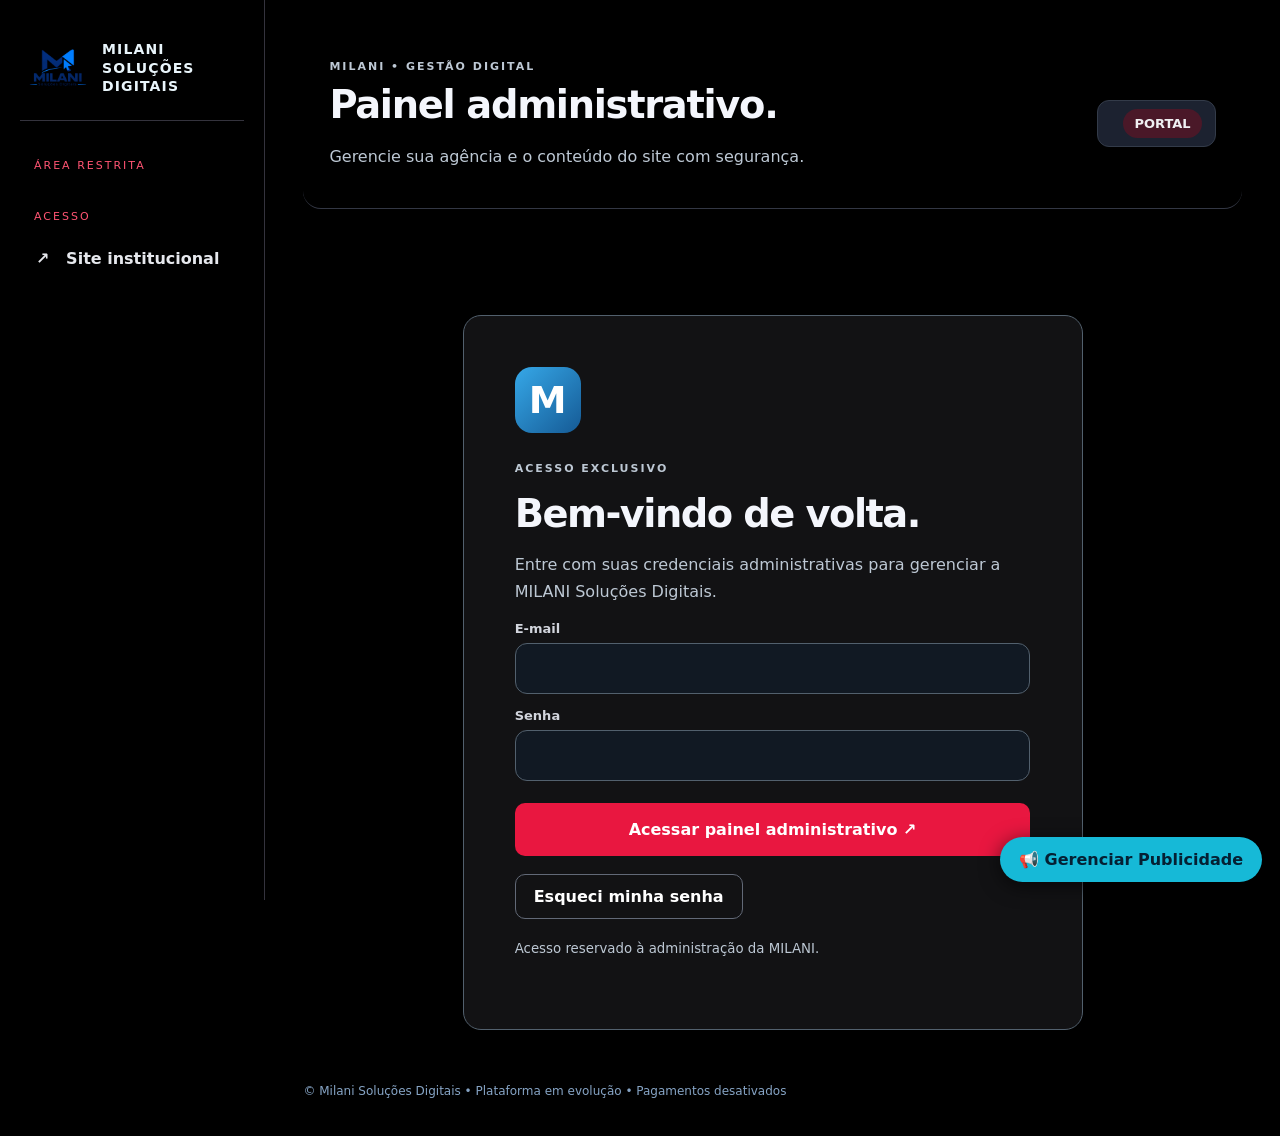
<file: portal.html>
<!doctype html><html lang="pt-BR"><head><meta charset="utf-8"><meta name="viewport" content="width=device-width,initial-scale=1"><title>Painel | Milani Soluções Digitais</title><link rel="icon" href="/milani-logo-original-transparente.png"><style>:root{font-family:Inter,system-ui,Arial;color:#f0f6ff;background:#07142a}*{box-sizing:border-box}body{margin:0;background:radial-gradient(ellipse at top right,#143b69 0%,#07142a 52%)}.shell{display:grid;grid-template-columns:235px 1fr;min-height:100vh}.sidebar{background:#0a1b33;border-right:1px solid #25415f;padding:27px 18px}.brand{display:flex;align-items:center;gap:12px;font-weight:850;font-size:15px;letter-spacing:.4px}.brand img{width:43px;height:43px;object-fit:contain}.side-link{display:block;padding:13px 15px;margin:7px 0;color:#b9cee8;border-radius:12px;text-decoration:none;border:0;background:transparent;width:100%;text-align:left;cursor:pointer;font:inherit}.side-link.active,.side-link:hover{background:#18395c;color:white}.side-label{font-size:11px;letter-spacing:2px;color:#7694b5;margin:38px 14px 12px}.content{padding:35px clamp(20px,4vw,60px);max-width:1450px;width:100%}.top{display:flex;justify-content:space-between;gap:16px;align-items:center;flex-wrap:wrap}.eyebrow{color:#61b7ff;text-transform:uppercase;letter-spacing:2px;font-size:11px;font-weight:800}h1{font-size:clamp(29px,3vw,43px);letter-spacing:-1.3px;margin:10px 0}h2{font-size:20px;margin:0 0 18px}p{color:#aec3df;line-height:1.65}.muted{color:#9bb2d0}.grid{display:grid;grid-template-columns:repeat(3,minmax(0,1fr));gap:18px;margin:24px 0}.stat,.panel,.plan{background:linear-gradient(155deg,#122c4c,#0c213c);border:1px solid #284867;border-radius:19px;padding:25px}.stat strong{font-size:35px;display:block;margin:15px 0 0}.stat span{font-size:13px;color:#a6c0db}.panel{margin:19px 0}.two{display:grid;grid-template-columns:1fr 1fr;gap:18px}.plan{margin-bottom:15px}.plan strong{font-size:28px}.badge{background:#1b4c71;color:#9ee5ff;border-radius:99px;padding:7px 11px;font-size:11px;font-weight:800;display:inline-block}.btn,button{display:inline-block;background:#2781f9;border:0;border-radius:11px;padding:12px 18px;color:#fff;font-weight:750;cursor:pointer;margin:8px 8px 0 0;text-decoration:none;font:inherit}.secondary{background:#244464}.outline{background:transparent;border:1px solid #365d82}label{display:block;margin:14px 0 7px;font-size:13px;color:#bcd1ea}input,textarea,select{display:block;width:100%;padding:13px;border:1px solid #3d6082;background:#091b32;border-radius:10px;color:#fff;font:inherit}.hidden{display:none!important}.msg{min-height:30px;color:#8ff3ce}.item{border:1px solid #2d4e70;border-radius:12px;padding:15px;margin:10px 0;display:flex;justify-content:space-between;align-items:center;gap:12px;flex-wrap:wrap}.item small{color:#9fb6d2}.item select{width:auto}.topright{display:flex;gap:12px;align-items:center;flex-wrap:wrap}.topright span{color:#c5d7eb;font-size:13px}.section{display:none}.section.active{display:block}.auth-card{max-width:510px;margin:55px auto}.plans{display:grid;grid-template-columns:repeat(3,1fr);gap:15px}.notice{border-left:3px solid #5eb9ff;background:#12324e;padding:14px 17px;border-radius:7px}.footer-note{font-size:12px;color:#86a4c5;margin-top:35px}@media(max-width:950px){.shell{display:block}.sidebar{border-right:0;border-bottom:1px solid #25415f}.nav{display:flex;flex-wrap:wrap}.side-label{display:none}.side-link{width:auto;margin:6px 4px}.grid,.plans,.two{grid-template-columns:1fr}.content{padding:24px 18px}}</style><style>
/* Cartões compactos de cobrança */
.charge-card{padding:18px!important;margin:12px 0!important;border:1px solid rgba(115,174,230,.3);border-radius:14px;background:rgba(8,26,48,.28)}
.charge-card .charge-head{display:flex;align-items:center;justify-content:space-between;gap:12px;flex-wrap:wrap;margin-bottom:12px}
.charge-card .charge-title{font-size:1rem;line-height:1.5;overflow-wrap:anywhere}
.charge-card .charge-actions{display:flex;gap:8px;flex-wrap:wrap;align-items:center}
.charge-card .charge-actions button,.charge-card .charge-actions a{display:inline-flex;align-items:center;justify-content:center;width:auto;min-height:38px;padding:8px 13px!important;border-radius:9px;font-size:13px;line-height:1.25;text-decoration:none;white-space:normal;cursor:pointer}
.charge-card .charge-actions .whatsapp-btn{background:#137b50;color:white!important;border:1px solid #21aa70;font-weight:650}
.charge-card .charge-actions .whatsapp-btn:hover{background:#159a63}
.charge-card .charge-actions .secondary{background:rgba(255,255,255,.07);color:#eaf4ff;border:1px solid rgba(255,255,255,.25)}
.charge-card .charge-status-select{max-width:200px;width:auto;min-width:150px;margin:0;padding:8px 12px}
.charge-card .checkout-feedback{margin:10px 0 0!important;padding:10px 12px;overflow-wrap:anywhere}
@media(max-width:650px){.charge-card .charge-actions{display:grid;grid-template-columns:1fr 1fr;width:100%}.charge-card .charge-actions button,.charge-card .charge-actions a{width:100%}.charge-card .charge-status-select{max-width:none;width:100%}}
</style><style>
/* Milani Design System — interface responsiva */
:root{--ms-bg:#071326;--ms-surface:#102641;--ms-border:#2b4c6d;--ms-blue:#4da2ff;--ms-text:#eef7ff;--ms-muted:#a7bfd8}
html{scroll-behavior:smooth}body{background:radial-gradient(ellipse at 85% -20%,#194b7c 0,transparent 46%),#071326;color:var(--ms-text)}.shell{grid-template-columns:252px minmax(0,1fr)}.sidebar{position:sticky;top:0;height:100vh;overflow-y:auto;background:linear-gradient(180deg,#0e2846,#091a31);box-shadow:8px 0 32px #020b1722}.brand{padding:9px 5px 23px;border-bottom:1px solid #2b4969;line-height:1.35}.brand img{width:50px;height:50px;filter:drop-shadow(0 3px 12px #3b96fa44)}.side-link{transition:background .18s,color .18s,transform .18s;border:1px solid transparent;font-weight:600}.side-link:hover{transform:translateX(2px);background:#204769}.side-link.active{background:linear-gradient(100deg,#2364a5,#1c4777);border-color:#4387c0;box-shadow:0 5px 20px #07152766}.content{max-width:1650px;padding:36px clamp(20px,3vw,54px)}.top{padding-bottom:18px;border-bottom:1px solid #264464;margin-bottom:24px}.eyebrow{color:#80c9ff}.panel,.stat,.plan{background:linear-gradient(150deg,#142f50,#0e213b);border:1px solid #2b4b6a;box-shadow:0 12px 32px #030e1d2b;border-radius:17px}.panel{padding:clamp(18px,2.4vw,28px)}.stat{position:relative;overflow:hidden}.stat:before{content:"";position:absolute;inset:0 auto 0 0;width:3px;background:linear-gradient(#67c6ff,#2475d9)}.stat strong{font-size:clamp(23px,2.6vw,34px);overflow-wrap:anywhere;letter-spacing:-.6px}.stat span{line-height:1.5}.grid{gap:14px}.panel h2{letter-spacing:-.4px}.panel h3{margin-top:24px}.panel p{max-width:100ch}.item{background:#0c2139aa;transition:border-color .2s}.item:hover{border-color:#4885ba}button,.btn{font-weight:650;background:linear-gradient(135deg,#2789ef,#2169c9);transition:filter .18s,transform .18s;min-height:41px}button:hover,.btn:hover{filter:brightness(1.13)}button:active{transform:translateY(1px)}button:disabled{opacity:.55;cursor:not-allowed}.secondary{background:#244464}input,textarea,select{transition:border-color .15s,box-shadow .15s;max-width:100%;min-width:0}input:focus,textarea:focus,select:focus{outline:2px solid #63b4ff;outline-offset:1px;border-color:#63b4ff}a{color:#86caff}a:hover{color:#c1e6ff}button:focus-visible,a:focus-visible{outline:3px solid #85d2ff;outline-offset:3px}[hidden]{display:none!important}
#admin{--admin-nav-width:210px;display:none;grid-template-columns:var(--admin-nav-width) minmax(0,1fr);column-gap:20px;align-items:start}#admin.active{display:grid}#admin>.admin-menu-shell{grid-column:1;grid-row:1 / span 50;position:sticky;top:18px;padding:17px!important;background:linear-gradient(160deg,#17395b,#102a48)!important;max-height:calc(100vh - 36px);overflow-y:auto;z-index:3!important}#admin>.admin-menu-shell h2{font-size:17px}#admin>.admin-menu-shell p{font-size:12px;line-height:1.45}#adminModuleNav{display:flex!important;flex-direction:column;flex-wrap:nowrap!important;gap:4px!important}#adminModuleNav button{display:block;width:100%!important;min-width:0!important;margin:0!important;text-align:left;padding:11px 12px!important;font-size:13px!important;border-radius:10px!important}#adminModuleNav button[aria-pressed="true"]{background:linear-gradient(100deg,#2586d7,#1a5ba6);box-shadow:0 4px 12px #05172d55}#admin>.admin-module-status{grid-column:2;margin:0 0 8px!important;padding:10px 14px;font-size:13px}#admin>[data-admin-module]{grid-column:2;min-width:0}#admin>.grid[data-admin-module]{grid-template-columns:repeat(auto-fit,minmax(160px,1fr))}#admin .item{overflow-wrap:anywhere}#admin .item>div{min-width:0}
@media(max-width:1100px){#admin{--admin-nav-width:178px;column-gap:13px}.content{padding:25px 18px}}@media(max-width:950px){.shell{display:block}.sidebar{position:relative;height:auto;overflow:visible;padding:15px 17px}.brand{padding:3px 0 12px}.nav{gap:5px;flex-wrap:nowrap;overflow-x:auto;padding:8px 0;scrollbar-width:thin}.nav .side-link{flex:0 0 auto;white-space:nowrap;margin:0;padding:10px 13px}.content{padding:22px 16px}.top{margin-bottom:15px}.grid{grid-template-columns:repeat(2,minmax(0,1fr))}#admin{display:none;grid-template-columns:minmax(0,1fr)}#admin.active{display:block}#admin>.admin-menu-shell{position:relative;top:auto;max-height:none;margin:0 0 12px;padding:15px!important}#adminModuleNav{flex-direction:row;flex-wrap:nowrap!important;overflow-x:auto;scrollbar-width:thin;padding-bottom:6px}#adminModuleNav button{width:auto!important;min-width:max-content!important;white-space:nowrap}#admin>.admin-module-status{margin-bottom:14px!important}}@media(max-width:600px){.grid,.two,.plans{grid-template-columns:1fr}.panel,.stat{padding:17px}.topright{gap:7px}.item{display:block}.item>div+div{margin-top:12px}.item button,.item select{max-width:100%}h1{font-size:28px}.stat strong{font-size:27px}#admin>.grid[data-admin-module]{grid-template-columns:1fr 1fr}}@media(prefers-reduced-motion:reduce){*,*:before,*:after{scroll-behavior:auto!important;transition:none!important}}
</style><style>
:root{--cms-accent:#60c5f0}body{background:radial-gradient(ellipse at top right,#123d62,#07142a 55%)}
.sidebar{background:#081b30}.brand{padding:8px 6px 20px;border-bottom:1px solid #26445e}.side-link{transition:background .2s,transform .2s}.side-link:hover{transform:translateX(2px)}
.cms-dashboard{border-color:#3b6886;background:linear-gradient(150deg,#123955,#0b2541);padding:clamp(22px,3vw,36px)}
.cms-head{display:flex;align-items:center;justify-content:space-between;gap:20px}.cms-head h2{font-size:clamp(23px,2.5vw,34px);letter-spacing:-.04em;margin:10px 0}.cms-head p{max-width:720px}
.cms-visit{display:inline-block;white-space:nowrap;background:#dff4ff;color:#072a43;padding:13px 19px;border-radius:12px;text-decoration:none;font-weight:800}
.cms-stats{display:grid;grid-template-columns:repeat(3,1fr);gap:14px;margin:25px 0}.cms-stats>div{padding:22px;border-radius:15px;border:1px solid #3d6a88;background:#0a2944}.cms-stats span{font-size:13px;color:#b8d5e8}.cms-stats strong{display:block;font-size:32px;margin-top:8px}
.cms-form-grid{display:grid;grid-template-columns:repeat(2,minmax(0,1fr));gap:0 20px}.cms-dashboard label{font-weight:700}.cms-dashboard input,.cms-dashboard select,.cms-dashboard textarea{margin-top:8px}
.cms-actions{display:flex;gap:8px;flex-wrap:wrap}.cms-list{margin-top:18px;display:grid;gap:12px}.cms-item{border:1px solid #3b6481;border-radius:14px;padding:16px;background:#08243d;display:flex;justify-content:space-between;align-items:center;gap:20px}.cms-item h3{font-size:18px;margin:8px 0}.cms-item small{color:#a9c4d8}.cms-item .cms-buttons{display:flex;gap:6px;flex-shrink:0}.cms-item button{margin:0}.cms-pill{display:inline-block;padding:5px 9px;border-radius:50px;background:#1d5c7b;color:#d8f5ff;font-size:11px;font-weight:800}.cms-pill.draft{background:#544a36;color:#f7e7ba}
@media(max-width:750px){.cms-head,.cms-item{display:block}.cms-stats{grid-template-columns:1fr}.cms-form-grid{grid-template-columns:1fr}.cms-item .cms-buttons{margin-top:12px}.cms-visit{margin-top:12px}}
</style><style>
:root{font-family:Inter,system-ui,Arial;color:#eff7fc;background:#061b2d}
body{background:linear-gradient(130deg,#06192b,#0b2d47 58%,#123f5d)}
.shell{grid-template-columns:265px minmax(0,1fr)}.sidebar{background:#061b2e;border-color:#2b536b;padding:28px 20px}.brand{color:#e9f5fb;font-size:14px;letter-spacing:.08em}.brand img{width:64px;height:64px;filter:brightness(1.65)}.side-label{color:#a5cde0;font-size:11px}.side-link{color:#cde1ec;font-weight:700}.side-link.active,.side-link:hover{background:#1a5676;color:#fff}
.content{max-width:1550px}.eyebrow{color:#89d5f5}.top h1{color:#fff;font-size:clamp(30px,4vw,52px)}.top p{color:#c4dcea}
#auth.auth-card{max-width:560px;margin:clamp(35px,6vw,90px) auto;padding:clamp(30px,4vw,54px);border-radius:26px;background:linear-gradient(155deg,#143d5b,#09253e);border:1px solid #4a7992;box-shadow:0 30px 80px #02111d66}
#auth h2{font-size:clamp(31px,3vw,44px);line-height:1.1;letter-spacing:-.04em;color:#fff;margin:17px 0}#auth p{color:#c9dce9}#auth label{color:#d8eaf4;font-weight:750}
#auth input{background:#f3f8fc;color:#0b2c45;border:2px solid #d8e6ef;border-radius:12px;padding:15px}#auth input:focus{outline:3px solid #64c8f0;outline-offset:2px}
#authForm button[type=submit]{width:100%;margin:22px 0 8px;padding:17px;border-radius:12px;background:#1f8bd3;font-weight:800;font-size:16px}#forgotPassword{margin-top:10px}
.login-mark{width:66px;height:66px;display:grid;place-items:center;border-radius:17px;background:linear-gradient(135deg,#36a8e8,#155a95);font-size:38px;font-weight:900;margin-bottom:24px;color:white}
#admin>.admin-menu-shell{border-color:#396680}.cms-dashboard{border-radius:22px}.panel h2{color:#f5fbff}.stat strong{color:#fff}
@media(max-width:950px){.shell{display:block}.sidebar{padding:16px}.brand{padding-bottom:10px}.content{padding:24px 16px}.top{align-items:flex-start}}
</style><style>
/* Portal administrativo em tela inteira do navegador */
html,body{width:100%;min-height:100%;margin:0}
body{min-height:100vh;min-height:100dvh}
.shell{width:100%!important;max-width:none!important;min-height:100vh;min-height:100dvh;margin:0!important;display:grid;grid-template-columns:265px minmax(0,1fr)}
.sidebar{min-height:100vh;min-height:100dvh;box-sizing:border-box}
.content{width:100%!important;max-width:none!important;min-width:0;box-sizing:border-box;padding:clamp(24px,3vw,52px)!important}
main,.main-content{max-width:none!important}
#auth.auth-card{max-width:620px;width:min(100%,620px);box-sizing:border-box;margin:clamp(28px,7vh,90px) auto}
@media(max-width:950px){.shell{display:block!important;width:100%!important}.sidebar{min-height:auto}.content{padding:24px 16px!important}#auth.auth-card{width:100%;margin:28px auto}}
</style><style id="milani-full-viewport-fix">
/* Garante que o painel não fique centralizado em uma coluna estreita. */
html,body{margin:0!important;padding:0!important;width:100%!important;max-width:none!important;min-width:0!important;min-height:100vh!important;overflow-x:hidden}
body{display:block!important;place-items:initial!important}
body>.shell{position:relative!important;inset:auto!important;transform:none!important;float:none!important;width:100vw!important;max-width:100vw!important;min-width:0!important;margin:0!important;padding:0!important;display:grid!important;grid-template-columns:265px minmax(0,1fr)!important;align-items:stretch!important;min-height:100vh!important;min-height:100dvh!important}
body>.shell>.sidebar{width:265px!important;max-width:none!important;min-width:0!important;min-height:100vh!important;margin:0!important}
body>.shell>main.content{display:block!important;width:100%!important;max-width:none!important;min-width:0!important;margin:0!important;padding:clamp(24px,3vw,50px)!important}
body>.shell>main.content>.top{width:100%!important;max-width:none!important}
#pageTitle{font-size:clamp(28px,3vw,46px)!important;line-height:1.15!important;max-width:none!important;overflow-wrap:normal}
#auth.auth-card{width:min(100%,620px)!important;max-width:620px!important;margin:clamp(26px,6vh,65px) auto!important}
@media(max-width:950px){body>.shell{display:block!important;width:100%!important;max-width:100%!important}body>.shell>.sidebar{width:100%!important;min-height:auto!important;height:auto!important;position:relative!important}body>.shell>main.content{padding:22px 16px!important}#pageTitle{font-size:clamp(27px,6vw,38px)!important}#auth.auth-card{width:100%!important;margin:24px auto!important}}
</style><style>.login-status:empty{display:none}.login-status:not(:empty){background:#153f5b;border:1px solid #5f9aba;color:#f4fbff;border-radius:10px;padding:12px 14px;margin:12px 0;font-weight:700}#authForm button[type=submit]{cursor:pointer}#authForm button[type=submit]:focus-visible{outline:3px solid #a3e1ff;outline-offset:3px}</style><style id="milani-admin-panel-refresh">
#admin{display:grid!important;grid-template-columns:minmax(230px,275px) minmax(0,1fr);gap:0 25px;align-items:start}
#admin>.admin-menu-shell{grid-column:1;grid-row:1 / span 80;position:sticky;top:20px;align-self:start;max-height:calc(100vh - 40px);overflow-y:auto;margin:0!important;padding:23px 16px!important;background:linear-gradient(165deg,#12334e,#0a2036)!important;border:1px solid #416c86!important;border-radius:20px!important;scrollbar-width:thin}
#admin>.admin-workspace-head,#admin>.admin-module-status,#admin>.panel:not(.admin-menu-shell),#admin>.cms-dashboard,#admin>.grid,#admin>.notice:not(.admin-module-status){grid-column:2;min-width:0}
.admin-menu-brand{display:flex;align-items:center;gap:12px;padding:0 4px 14px;border-bottom:1px solid #31536c}
.admin-menu-icon{display:grid;place-items:center;flex-shrink:0;width:43px;height:43px;border-radius:12px;background:linear-gradient(135deg,#2499df,#14568c);color:#fff;font-weight:900;font-size:25px}
.admin-menu-caption{font-size:10px;letter-spacing:.13em;color:#92cde8;font-weight:800}.admin-menu-brand h2{font-size:19px!important;line-height:1.2;margin:4px 0 0!important;color:#fff}
.admin-menu-description{font-size:13px;line-height:1.6;color:#bcd5e3;margin:16px 4px}
.admin-menu-search-label{display:block;color:#bcd8e8;font-size:12px;font-weight:700;margin:10px 4px 6px}
#adminMenuSearch{box-sizing:border-box;width:100%;margin:0 0 20px;padding:12px;border-radius:11px;background:#061c31;border:1px solid #48718b;color:#fff;font-size:13px}
#adminMenuSearch::placeholder{color:#aac2d1}
.admin-menu-group-label{font-size:10px;letter-spacing:.16em;color:#8bb8d1;font-weight:800;margin:0 5px 11px}
#adminModuleNav{display:grid!important;grid-template-columns:1fr!important;gap:7px!important}
#adminModuleNav button{width:100%;min-height:46px;display:flex;align-items:center;justify-content:flex-start;text-align:left;border-radius:11px!important;padding:11px 13px!important;font-size:13px!important;line-height:1.4;transition:background .2s ease,transform .2s ease}
#adminModuleNav button:hover{transform:translateX(3px)}
.admin-menu-bottom{display:flex;align-items:center;flex-wrap:wrap;gap:7px;margin-top:20px;padding:17px 5px 0;border-top:1px solid #31536c;color:#b6d2e0;font-size:11px}
.admin-menu-bottom a{color:#9adfff;margin-left:auto;text-decoration:none;font-weight:800}.admin-menu-dot{width:8px;height:8px;border-radius:50%;background:#4bd3a3}
.admin-workspace-head{display:flex;justify-content:space-between;align-items:center;gap:15px;flex-wrap:wrap;padding:8px 0 22px}
.admin-workspace-head h2{font-size:clamp(25px,3vw,38px);margin:8px 0;letter-spacing:-.04em;color:#fff}
.admin-workspace-head p{color:#b7d2e2;margin:0}.admin-workspace-actions{display:flex;gap:8px;flex-wrap:wrap}
.admin-workspace-actions button{white-space:nowrap;background:#e2f3fc;color:#0b314c;border-radius:10px;font-weight:800;padding:12px 15px}
#admin>.cms-dashboard{margin-top:0!important}
#admin>.admin-module-status:empty{display:none}
@media(max-width:1050px){#admin{grid-template-columns:minmax(190px,220px) minmax(0,1fr);gap:18px}#admin>.admin-menu-shell{padding:17px 11px!important}}
@media(max-width:760px){#admin{display:block!important}#admin>.admin-menu-shell{position:relative;top:auto;max-height:none;margin-bottom:20px!important}#adminModuleNav{grid-template-columns:repeat(2,minmax(0,1fr))!important}.admin-workspace-head{padding-top:15px}#adminModuleNav button{min-height:48px}#admin>.panel:not(.admin-menu-shell){margin-bottom:18px}}
@media(max-width:430px){#adminModuleNav{grid-template-columns:1fr!important}}
</style><style>.account-security{margin:12px 0 22px!important}.account-security summary{cursor:pointer;color:#eaf7ff;font-weight:800;list-style:none;display:flex;align-items:center;justify-content:space-between;gap:12px}.account-security summary::-webkit-details-marker{display:none}.account-security summary:after{content:"＋";font-size:22px;color:#7bd2f4}.account-security[open] summary:after{content:"−"}.account-security summary span{font-size:12px;font-weight:500;color:#aacbdd}.account-security:not([open]){padding:18px 22px!important}.account-security form{margin-top:18px}@media(max-width:600px){.account-security summary{align-items:flex-start;flex-direction:column}}</style><style id="milani-prospect-style">
.prospect-panel{padding:clamp(20px,3vw,36px)!important;background:linear-gradient(155deg,#123a58,#09233d)!important;border:1px solid #4b7793!important}.prospect-header{display:flex;justify-content:space-between;gap:20px;align-items:flex-start}.prospect-header h2{font-size:clamp(28px,3vw,40px);line-height:1.12;letter-spacing:-.04em;margin:12px 0}.prospect-header p{max-width:700px}.prospect-badge{white-space:nowrap;background:#1c5473;border-radius:100px;padding:10px 13px;font-size:12px;color:#d9f4ff}.prospect-stats{display:grid;grid-template-columns:repeat(3,1fr);gap:14px;margin:20px 0}.prospect-stats>div{padding:20px;background:#082640;border:1px solid #3b6a87;border-radius:14px}.prospect-stats span{display:block;font-size:12px;color:#bad6e7}.prospect-stats strong{font-size:31px;display:block;margin-top:8px}.prospect-box{background:#0b2943;border:1px solid #386782;border-radius:16px;padding:clamp(18px,2.5vw,26px);margin-top:18px}.prospect-box h3{font-size:22px;margin:0 0 17px}.prospect-fields{display:grid;grid-template-columns:repeat(2,minmax(0,1fr));gap:12px 20px}.prospect-fields label{margin:0}.prospect-fields button{align-self:end;min-height:47px;margin:0}.prospect-help{font-size:12px;color:#a7c5d6}.prospect-message{color:#b1e9ff;margin:12px 0;line-height:1.5}.prospect-cards{display:grid;gap:12px;margin-top:18px}.prospect-card{border:1px solid #426f89;background:#103a56;border-radius:13px;padding:17px}.prospect-card h4{font-size:19px;margin:0 0 8px}.prospect-card p{font-size:13px;margin:6px 0;overflow-wrap:anywhere}.prospect-card-actions{display:flex;flex-wrap:wrap;gap:9px;align-items:center;margin-top:12px}.prospect-card-actions button,.prospect-card-actions a{margin:0;background:#e6f4fc;color:#0a3049;text-decoration:none;padding:10px 12px;border-radius:9px;font-weight:800;font-size:12px}.prospect-card-actions select{width:auto;max-width:220px;margin:0}.prospect-list-head{display:flex;align-items:end;justify-content:space-between;gap:15px}.prospect-list-head label{margin:0 0 6px}.prospect-card textarea{min-height:65px}.prospect-card .prospect-followup{max-width:230px}.prospect-card .prospect-delete{background:#6b2837;color:#fff}.prospect-card a{display:inline-block}.prospect-card .prospect-source{font-size:11px;color:#9dcce4}.prospect-panel [hidden]{display:none!important}@media(max-width:850px){.prospect-header{display:block}.prospect-badge{display:inline-block;margin-top:10px}}@media(max-width:600px){.prospect-fields,.prospect-stats{grid-template-columns:1fr}.prospect-list-head{display:block}}
</style><style id="milani-blue-white-background-2026">
/* Fundo azul e branco da arte fornecida; sem modificar conteúdos ou funcionalidades */
html{background:#eef4fb!important}
body{background-color:#f4f8fd!important;background-image:url('Fundo%20Abstrato%20Azul%20e%20Branco.png')!important;background-repeat:no-repeat!important;background-position:center top!important;background-size:cover!important;background-attachment:fixed!important}
#site,#app,main{background-color:transparent}
@media(max-width:750px){body{background-attachment:scroll!important;background-size:auto 100%!important;background-position:center top!important}}
</style><style id="milani-unified-art-background">
/* Fundo contínuo azul e branco, preservando painéis e legibilidade */
html,body{background-color:#f3f7fd!important}
body{background-image:url('Fundo%20Abstrato%20Azul%20e%20Branco.png')!important;background-position:center top!important;background-repeat:no-repeat!important;background-size:cover!important;background-attachment:fixed!important}
body>main,body>section,main>section,.section,.section.alt,.hero,.page-hero,.content-section{background-color:transparent!important;background-image:none!important}
@media(max-width:750px){body{background-attachment:scroll!important;background-size:auto 100%!important}}
</style><style id="milani-admin-modern-red-2026">
/* Identidade visual do site: preto, vermelho e branco. Preserva toda a lógica do painel. */
:root{--ms-bg:#090b10;--ms-surface:#171c28;--ms-border:#343b4a;--ms-blue:#ff345b;--ms-text:#fff;--ms-muted:#c4c8d2;--cms-accent:#ff345b;color:#f7f8fb!important;background:#090b10!important}
html,body{background:#090b10!important;background-image:none!important;color:#f7f8fb!important}
body{font-family:Inter,system-ui,Arial,sans-serif}
.shell{grid-template-columns:245px minmax(0,1fr)}
.sidebar{background:#121620!important;background-image:none!important;border-right:1px solid #34333d!important;box-shadow:none!important}
.brand{border-bottom-color:#34333d!important}
.side-label,.admin-menu-group-label,.eyebrow{color:#ff5472!important}
.side-link{color:#e6e8ed!important}
.side-link.active,.side-link:hover{background:#a90e2d!important;border-color:#e51a43!important;color:white!important}
.content{max-width:1750px;padding:32px clamp(18px,3vw,48px)}
.top{border-bottom:1px solid #333744!important;background:#11151e;border-radius:18px;padding:22px 26px!important;margin-bottom:22px!important;box-shadow:0 10px 30px #0003}
.top h1{color:#fff!important;font-weight:850;font-size:clamp(30px,3vw,46px)!important}
.top p,.content p,.muted{color:#c7cbd4!important}
.topright{padding:8px 13px;background:#1c2230;border:1px solid #333b49;border-radius:12px}
.topright span{color:#f0f0f2!important}
.panel,.stat,.plan,.cms-dashboard,.prospect-panel,.prospect-box,.prospect-card,.charge-card,.item{background:#171c28!important;background-image:none!important;border:1px solid #343a48!important;color:#fff!important;box-shadow:0 8px 24px #0002!important}
.panel,.cms-dashboard,.prospect-panel{border-radius:18px!important}
.stat:before{background:#f01843!important}
.stat span,.cms-stats span{color:#d0d4dc!important}
.cms-dashboard{padding:clamp(22px,3vw,34px)!important}
.cms-head h2,.admin-workspace-head h2,.prospect-header h2{color:#fff!important}
.cms-head p,.admin-workspace-head p,.prospect-header p{color:#c9cdd7!important}
.cms-stats>div,.prospect-stats>div{background:#10151e!important;border:1px solid #383e4a!important;border-radius:13px!important}
#admin>.admin-menu-shell{background:#151b27!important;background-image:none!important;border:1px solid #343a48!important;box-shadow:none!important;scrollbar-color:#ff345b #151b27}
#adminModuleNav button{background:#252d3b!important;color:#f5f6f9!important;border:1px solid transparent!important}
#adminModuleNav button[aria-pressed="true"],#adminModuleNav button:hover{background:#b50f31!important;border-color:#fa365b!important;color:white!important}
#adminMenuSearch,input,textarea,select{background:#10141e!important;color:#fff!important;border:1px solid #424959!important}
input::placeholder,textarea::placeholder{color:#a5abb8!important}
input:focus,textarea:focus,select:focus{outline:2px solid #ff4567!important;border-color:#ff4567!important}
label,.admin-menu-description,.prospect-help{color:#d2d5dd!important}
button,.btn,.cms-visit,.admin-workspace-actions button{background:#e91740!important;background-image:none!important;color:white!important;border-radius:10px!important}
button:hover,.btn:hover,.cms-visit:hover{background:#ff3157!important}
button.secondary,.secondary{background:#343b4b!important;color:#fff!important}
button.outline,.outline{background:transparent!important;border:1px solid #626977!important}
a{color:#ff617f}a:hover{color:#ff9aab}
.badge,.prospect-badge{background:#4a1828!important;color:#ffd8e1!important}
.notice{background:#231821!important;border-left-color:#f01843!important}
.account-security{background:#171c28!important;border-color:#383e4a!important}
.account-security summary:after{color:#ff5472!important}
#admin>.admin-module-status{background:#251821!important;border-color:#673343!important}
#admin .cms-dashboard .cms-head{gap:16px}
#admin .cms-dashboard .cms-stats{gap:12px}
#admin .cms-dashboard .cms-stats>div{padding:20px!important}
@media(max-width:950px){.shell{display:block}.sidebar{position:relative;height:auto;overflow:visible;border-right:0!important;border-bottom:1px solid #34333d!important}.content{padding:18px 14px}.top{padding:18px!important}#admin>.admin-menu-shell{max-height:none!important;overflow:visible!important}}
@media(max-width:650px){.cms-head{display:block}.cms-visit{margin-top:12px}.cms-stats{grid-template-columns:1fr!important}.topright{width:100%;justify-content:space-between}.top h1{font-size:30px!important}}
</style><style id="milani-admin-remove-side-menu">
/* Remove painel lateral de gestão e amplia a área útil sem apagar módulos. */
#admin.active{display:block!important}
#admin>.admin-menu-shell{display:none!important}
#admin>[data-admin-module],#admin>.admin-module-status,#admin>.admin-workspace-head,#admin>.cms-dashboard{grid-column:auto!important;width:100%!important}
#admin>.admin-workspace-head{margin:0 0 16px}
#admin .cms-dashboard{max-width:none!important}
.milani-module-switch{display:flex;align-items:center;gap:12px;flex-wrap:wrap;padding:15px 18px;background:#171c28;border:1px solid #343a48;border-radius:14px;margin-bottom:18px}
.milani-module-switch label{margin:0;font-weight:750;color:white!important}
.milani-module-switch select{width:min(100%,350px);margin:0}
@media(max-width:650px){.milani-module-switch{align-items:stretch}.milani-module-switch select{width:100%}}
</style><script defer id="milani-admin-compact-navigation">
document.addEventListener('DOMContentLoaded',function(){
const nav=document.getElementById('adminModuleNav'),head=document.querySelector('#admin>.admin-workspace-head');
if(!nav||!head)return;
const bar=document.createElement('div');bar.className='milani-module-switch';
const label=document.createElement('label');label.htmlFor='milaniModuleSelect';label.textContent='Gerenciar área:';
const select=document.createElement('select');select.id='milaniModuleSelect';select.setAttribute('aria-label','Selecionar módulo administrativo');
bar.append(label,select);head.parentNode.insertBefore(bar,head);
function refresh(){const buttons=Array.from(nav.querySelectorAll('button'));const current=select.value;select.replaceChildren();buttons.forEach((b,i)=>{const o=document.createElement('option');o.value=String(i);o.textContent=b.textContent.trim();if(b.getAttribute('aria-pressed')==='true')o.selected=true;select.appendChild(o)});if(current&&buttons[Number(current)]&&buttons.every(b=>b.getAttribute('aria-pressed')!=='true'))select.value=current;}
select.addEventListener('change',()=>{const b=nav.querySelectorAll('button')[Number(select.value)];if(b)b.click()});
nav.addEventListener('click',()=>setTimeout(refresh,0));
new MutationObserver(()=>refresh()).observe(nav,{childList:true,subtree:false});
refresh();
});
</script><style id="milani-publicidade-only-2026">
#admin.active{display:block!important}
#admin>*{display:none!important}
#admin>.milani-ads-only{display:block!important;max-width:960px;margin:32px auto;padding:clamp(25px,5vw,55px);border:1px solid #393e4c;border-radius:24px;background:#171c28;text-align:center}
.milani-ads-only h2{font-size:clamp(30px,4vw,48px);margin:12px 0;color:#fff}
.milani-ads-only p{font-size:17px;color:#d1d4dd!important;max-width:650px;margin:15px auto 25px}
.milani-ads-only a{display:inline-flex;align-items:center;justify-content:center;padding:18px 30px;background:#e91740;color:#fff;border-radius:12px;font-size:18px;font-weight:800;text-decoration:none}
</style><script defer>document.addEventListener('DOMContentLoaded',()=>{const admin=document.getElementById('admin');if(!admin)return;const box=document.createElement('div');box.className='milani-ads-only';box.innerHTML='<div style="font-size:55px">📢</div><span class="eyebrow">MILANI • ADMINISTRAÇÃO</span><h2>Gerenciar publicidade</h2><p>Cadastre empresas parceiras, envie imagens, configure links, períodos de divulgação e acompanhe os anúncios publicados.</p><a href="/publicidade-admin.html">Abrir gestão de publicidade ↗</a><a href="/financeiro-admin.html" style="margin:12px;background:#252d3c;border:1px solid #ff4264">💰 Abrir painel financeiro ↗</a>';admin.appendChild(box);});</script><link rel="stylesheet" href="/milani-theme.css"></head><body class="milani-theme milani-admin"><div class="shell"><aside class="sidebar"><div class="brand"><img src="/milani-logo-original-transparente.png" alt="">MILANI<br>SOLUÇÕES DIGITAIS</div><div class="side-label">ÁREA RESTRITA</div><nav class="nav"><button class="side-link active hidden" id="adminNav" data-tab="admin">▦ &nbsp; Painel administrativo</button></nav><div class="side-label">ACESSO</div><a class="side-link" href="/">↗ &nbsp; Site institucional</a><button class="side-link hidden" id="logout">↪ &nbsp; Sair da conta</button></aside><main class="content"><div class="top"><div><div class="eyebrow">MILANI • GESTÃO DIGITAL</div><h1 id="pageTitle">Painel administrativo.</h1><p id="subtitle">Gerencie sua agência e o conteúdo do site com segurança.</p></div><div class="topright"><span id="who"></span><span class="badge" id="role">PORTAL</span></div></div><p class="msg" id="message" role="status" aria-live="polite"></p><div id="auth" class="panel auth-card"><div class="login-mark">M</div><span class="eyebrow">ACESSO EXCLUSIVO</span><h2>Bem-vindo de volta.</h2><p>Entre com suas credenciais administrativas para gerenciar a MILANI Soluções Digitais.</p><form id="authForm"><p id="loginStatus" class="login-status" role="status" aria-live="polite"></p><label for="email">E-mail</label><input id="email" type="email" autocomplete="email" required><label for="password">Senha</label><input id="password" type="password" minlength="12" autocomplete="current-password" required><button type="submit">Acessar painel administrativo ↗</button><button class="secondary hidden" id="register" type="button">Criar conta</button><button class="outline" id="forgotPassword" type="button">Esqueci minha senha</button></form><form id="resetRequestForm" class="hidden"><h3>Recuperar acesso</h3><p>Enviaremos um link para o seu e-mail cadastrado.</p><label for="resetEmail">E-mail</label><input id="resetEmail" type="email" autocomplete="email" required><button type="submit">Enviar link de recuperação</button><button type="button" class="secondary" id="cancelResetRequest">Voltar ao login</button></form><form id="newPasswordForm" class="hidden"><h3>Definir nova senha</h3><p>Escolha uma senha de pelo menos 12 caracteres.</p><label for="newPassword">Nova senha</label><input id="newPassword" type="password" minlength="12" autocomplete="new-password" required><label for="confirmNewPassword">Confirme a nova senha</label><input id="confirmNewPassword" type="password" minlength="12" autocomplete="new-password" required><button type="submit">Salvar nova senha</button></form><p><small class="muted">Acesso reservado à administração da MILANI.</small></p></div><div id="dashboard" class="hidden"><details class="panel account-security" id="accountSecurity"><summary>🔒 Segurança da conta <span>Alterar senha somente quando desejar</span></summary><p>Para trocar sua senha, informe a atual e escolha uma nova.</p><form id="changePasswordForm"><label for="currentPassword">Senha atual</label><input id="currentPassword" type="password" autocomplete="current-password" required><label for="accountNewPassword">Nova senha (mínimo 12 caracteres)</label><input id="accountNewPassword" type="password" minlength="12" autocomplete="new-password" required><label for="accountConfirmPassword">Confirme a nova senha</label><input id="accountConfirmPassword" type="password" minlength="12" autocomplete="new-password" required><button type="submit">Alterar senha</button></form></details><section id="overview" class="section active"><div class="grid"><div class="stat"><span>Empresas cadastradas</span><strong id="statCompanies">—</strong><span>Associadas à sua conta</span></div><div class="stat"><span>Solicitações abertas</span><strong id="statOpen">—</strong><span>Aguardando conclusão</span></div><div class="stat"><span>Plano ativo</span><strong style="font-size:23px" id="statPlan">Não contratado</strong><span>Pagamentos em preparação</span></div></div><div class="two"><div class="panel"><h2>Comece por aqui</h2><p>Cadastre sua empresa e registre solicitações para organizar os próximos passos do seu projeto.</p><button data-go="company">Cadastrar empresa</button><button class="secondary" data-go="tickets">Abrir solicitação</button></div><div class="panel"><h2>Atendimento digital</h2><span class="badge">EM DESENVOLVIMENTO</span><p>Estamos preparando chatbots, automações e acompanhamento de serviços. Você será informado quando cada recurso estiver disponível.</p></div></div><div class="panel"><h2>Solicitações recentes</h2><div id="recentRequests"></div></div></section><section id="company" class="section"><div class="panel"><h2>Adicionar empresa</h2><form id="companyForm"><label for="companyName">Nome da empresa</label><input id="companyName" minlength="2" maxlength="120" required><button>Salvar empresa</button></form></div><div class="panel"><h2>Empresas cadastradas</h2><div id="companies"></div></div></section><section id="tickets" class="section"><div class="panel"><h2>Nova solicitação</h2><form id="requestForm"><label for="subject">Assunto</label><input id="subject" minlength="3" maxlength="160" required><label for="details">Descreva sua necessidade</label><textarea id="details" rows="4" maxlength="3000"></textarea><button>Registrar solicitação</button></form></div><div class="panel"><h2>Minhas solicitações</h2><div id="requests"></div></div></section><section id="services" class="section"><div class="panel"><h2>Serviços da minha empresa</h2><p>Acompanhe os projetos registrados pela equipe da Milani.</p><div id="myServices"></div></div><div class="panel"><h2>Acompanhamento dos meus projetos</h2><p>Veja a etapa atual, o progresso e a previsão de entrega de cada projeto. As informações são atualizadas pela equipe da Milani.</p><div id="myProjects">Carregando projetos…</div></div><div class="panel"><h2>Entregas para aprovação</h2><p>Avalie os materiais disponibilizados pela equipe. Você pode aprovar ou solicitar ajustes.</p><div id="myDeliverables">Carregando…</div></div><div class="panel"><h2>Meus contratos</h2><p>Leia integralmente as condições antes de registrar sua decisão. Este registro é um aceite eletrônico simples, não uma assinatura certificada.</p><div id="myContracts">Carregando…</div></div><div class="panel"><h2>Meu planejamento de marketing</h2><p>Acompanhe publicações e campanhas planejadas pela equipe. As datas são previsões e não representam publicação automática.</p><div id="myMarketing">Carregando…</div></div><div class="panel"><h2>Valores contratados</h2><p>Informações comerciais cadastradas pela equipe. Pagamentos não são processados neste portal.</p><div id="myBilling"></div></div><div class="panel"><h2>Minhas cobranças e vencimentos</h2><p>Os registros são informativos; não há pagamento integrado.</p><div id="myCharges"></div></div></section><section id="plans" class="section"><div class="notice">Os planos são apresentados para consulta. A contratação e as cobranças pela InfinitePay ainda não estão habilitadas.</div><div class="plans" style="margin-top:22px"><div class="plan"><span class="badge">ESSENCIAL</span><h2>Comece com organização</h2><strong>R$ 49,90</strong><span class="muted"> / mês</span><p>Central de conversas, chamados e perguntas frequentes.</p><button class="secondary" disabled>Em breve</button></div><div class="plan"><span class="badge">PROFISSIONAL</span><h2>Atendimento inteligente</h2><strong>R$ 99,90</strong><span class="muted"> / mês</span><p>Recursos planejados de chatbot com IA e automações.</p><button class="secondary" disabled>Em breve</button></div><div class="plan"><span class="badge">EMPRESARIAL</span><h2>Para crescer</h2><strong>R$ 199,90</strong><span class="muted"> / mês</span><p>Automações avançadas e relatórios planejados.</p><button class="secondary" disabled>Em breve</button></div></div></section><section id="admin" class="section"><div class="panel cms-dashboard" id="cmsDashboard"><div class="cms-head"><div><span class="eyebrow">CENTRAL DE CONTEÚDO</span><h2>Gerencie seu site em um só lugar</h2><p>Publique vagas, projetos do portfólio e notícias no site institucional. Alterações publicadas aparecem automaticamente no site.</p></div><a class="cms-visit" href="/" target="_blank" rel="noopener noreferrer">Abrir site ↗</a></div><div class="cms-stats"><div><span>Vagas cadastradas</span><strong id="cmsJobsCount">—</strong></div><div><span>Projetos no portfólio</span><strong id="cmsPortfolioCount">—</strong></div><div><span>Notícias cadastradas</span><strong id="cmsNewsCount">—</strong></div></div><form id="cmsForm"><input id="cmsEditId" type="hidden"><div class="cms-form-grid"><label>Tipo de conteúdo<select id="cmsType"><option value="vaga">Vaga de emprego</option><option value="portfolio">Projeto de portfólio</option><option value="noticia">Notícia</option></select></label><label>Status<select id="cmsStatus"><option value="rascunho">Rascunho</option><option value="publicado">Publicado no site</option></select></label><label>Título / Cargo<input id="cmsTitle" maxlength="180" required placeholder="Ex.: Auxiliar administrativo"></label><label>Empresa / Cliente<input id="cmsCompany" maxlength="140" placeholder="Nome da empresa"></label><label>Cidade<input id="cmsCity" maxlength="100" placeholder="Ex.: Votuporanga"></label><label>Fonte / Categoria<input id="cmsSource" maxlength="120" placeholder="Ex.: ACV, PAT, Projeto autoral"></label><label>Link do anúncio / Projeto<input id="cmsUrl" type="url" placeholder="https://..."></label><label>Link da imagem<input id="cmsImage" type="url" placeholder="https://... (opcional)"></label></div><label>Descrição<textarea id="cmsDescription" maxlength="2500" rows="3" placeholder="Informações verificadas e relevantes"></textarea></label><div class="cms-actions"><button type="submit" id="cmsSave">Salvar conteúdo</button><button type="button" class="secondary" id="cmsClear">Limpar formulário</button><button type="button" class="outline" id="cmsRefresh">Atualizar lista</button></div></form><p id="cmsMessage" class="muted" role="status"></p><div class="cms-list" id="cmsList">Carregando conteúdos…</div></div><section class="panel prospect-panel" id="prospectionDashboard"><div class="prospect-header"><div><span class="eyebrow">MILANI PROSPECÇÃO</span><h2>Encontre seus próximos clientes.</h2><p>Consulte o Google Maps no painel, encontre empresas em bases abertas e acompanhe oportunidades sem contratar API paga.</p></div><span class="prospect-badge">🔒 Exclusivo do administrador</span></div><div class="prospect-stats"><div><span>Leads salvos</span><strong id="prospectTotal">0</strong></div><div><span>Em negociação</span><strong id="prospectNegotiating">0</strong></div><div><span>Convertidos em clientes</span><strong id="prospectConverted">0</strong></div></div><div class="prospect-box"><h3>🔎 Buscar empresas na região</h3><form id="prospectSearchForm" class="prospect-fields"><label>Cidade<select id="prospectCity"><option>Votuporanga</option><option>Fernandópolis</option><option>Valentim Gentil</option><option>Cardoso</option><option>Jales</option><option>São José do Rio Preto</option></select></label><label>Segmento<select id="prospectSegment"><option value="barber">Barbearias</option><option value="hairdresser">Salões de beleza</option><option value="restaurant">Restaurantes</option><option value="cafe">Cafeterias</option><option value="car_repair">Oficinas mecânicas</option><option value="bakery">Padarias</option><option value="clothes">Lojas de roupas</option><option value="dentist">Consultórios odontológicos</option><option value="beauty">Estética e beleza</option></select></label><button type="submit" id="prospectSearchButton">Pesquisar gratuitamente ↗</button></form><p class="prospect-help">Pesquisa gratuita: Google Maps incorporado quando permitido e listagem complementar de dados abertos do OpenStreetMap. A lista do Google não é importada automaticamente. WhatsApp abre mensagem para revisão manual.</p><div class="prospect-card-actions"><button type="button" id="prospectExportSearch">⬇ Excel/CSV — pesquisadas</button><button type="button" id="prospectPdfSearch">📄 PDF — pesquisadas</button></div><div id="prospectSearchMessage" role="status" class="prospect-message"></div><div id="prospectSearchResults" class="prospect-cards"></div></div><div class="prospect-box"><h3>📥 Importar várias empresas (CSV)</h3><p>Envie um arquivo CSV com cabeçalhos <strong>empresa,cidade,segmento,telefone,site,endereco</strong>. Aceita ponto e vírgula ou vírgula. Confira os dados antes de importar; registros com o mesmo nome e telefone serão ignorados.</p><input type="file" id="prospectImportFile" accept=".csv,text/csv"><button type="button" id="prospectImportPreview">Pré-visualizar CSV</button><div id="prospectImportMessage" role="status" class="prospect-message"></div><div id="prospectImportTable" style="overflow-x:auto"></div><button type="button" id="prospectImportConfirm" hidden>Importar empresas conferidas</button></div><div class="prospect-box"><h3>➕ Cadastrar empresa manualmente</h3><form id="prospectManualForm"><div class="prospect-fields"><label>Empresa<input id="prospectName" maxlength="160" required placeholder="Nome comercial"></label><label>Cidade<input id="prospectManualCity" maxlength="100" required placeholder="Votuporanga"></label><label>Segmento<input id="prospectManualSegment" maxlength="100" placeholder="Ex.: Barbearia"></label><label>Telefone comercial<input id="prospectPhone" maxlength="40" placeholder="Opcional"></label><label>Site<input id="prospectWebsite" type="url" placeholder="https://..."></label><label>Endereço<input id="prospectAddress" maxlength="300" placeholder="Opcional"></label></div><button type="submit">Salvar oportunidade</button></form><div id="prospectManualMessage" class="prospect-message" role="status"></div></div><div class="prospect-box"><div class="prospect-list-head"><h3>📊 Funil de oportunidades</h3><div><label for="prospectFilter">Filtrar por etapa</label><select id="prospectFilter"><option value="">Todas</option><option value="novo">Novo</option><option value="contatado">Contatado</option><option value="interessado">Interessado</option><option value="proposta">Proposta enviada</option><option value="negociacao">Negociação</option><option value="cliente">Cliente</option><option value="descartado">Descartado</option></select></div></div><div class="prospect-card-actions"><button type="button" id="prospectExportSaved">⬇ Excel/CSV — cadastradas</button><button type="button" id="prospectPdfSaved">📄 PDF — cadastradas</button></div><div id="prospectSavedList" class="prospect-cards"><p>Carregando oportunidades…</p></div></div></section><aside class="panel admin-menu-shell" aria-label="Navegação administrativa"><div class="admin-menu-brand"><span class="admin-menu-icon">M</span><div><span class="admin-menu-caption">MILANI • ADMIN</span><h2>Painel de gestão</h2></div></div><p class="admin-menu-description">Escolha uma área para gerenciar sua agência.</p><label class="admin-menu-search-label" for="adminMenuSearch">Buscar módulo</label><input id="adminMenuSearch" type="search" placeholder="Ex.: Financeiro, vagas..." autocomplete="off"><div class="admin-menu-group-label">MENU PRINCIPAL</div><div id="adminModuleNav" role="navigation" aria-label="Módulos administrativos"></div><div class="admin-menu-bottom"><span class="admin-menu-dot"></span> Ambiente administrativo <a href="/" target="_blank" rel="noopener noreferrer">Ver site ↗</a></div></aside><div class="admin-workspace-head"><div><span class="eyebrow">PAINEL ADMINISTRATIVO</span><h2 id="adminWorkspaceTitle">Conteúdo do site</h2><p id="adminWorkspaceDescription">Gerencie publicações e informações da MILANI.</p></div><div class="admin-workspace-actions"><button type="button" id="adminQuickJobs" class="secondary">+ Nova vaga</button><button type="button" id="adminQuickPortfolio" class="secondary">+ Novo projeto</button></div></div><div id="adminModuleStatus" class="notice admin-module-status" role="status"></div><div class="panel"><h2>🔔 Central de notificações</h2><p>Alertas internos calculados a partir dos registros existentes. Nenhuma mensagem é enviada automaticamente aos clientes.</p><div id="agencyNotificationSummary" class="notice" role="status">Carregando alertas…</div><div id="agencyNotificationList"></div><button type="button" class="secondary" id="refreshAgencyNotifications">Atualizar alertas</button></div><div class="panel"><h2>📨 Pedidos de orçamento do site</h2><p>Solicitações recebidas pelo formulário público. Entre em contato usando os dados informados.</p><div id="agencyQuoteList">Carregando solicitações…</div><button class="secondary" type="button" id="agencyQuoteRefresh">Atualizar pedidos</button></div><div class="panel"><h2>📊 Dashboard gerencial</h2><p>Indicadores consolidados da agência. Valores financeiros são baseados em cobranças registradas, não em propostas.</p><button type="button" class="secondary" id="refreshAgencyKpis">Atualizar indicadores</button><div id="agencyKpiStatus" class="muted" role="status">Carregando indicadores…</div><div id="agencyKpiCards" class="grid" style="grid-template-columns:repeat(auto-fit,minmax(180px,1fr))"></div></div><div class="panel"><h2>Visão geral da agência</h2><p>Indicadores de clientes, projetos e atendimento. Dados atualizados ao abrir o painel.</p><div class="grid"><div class="stat"><span>Clientes com empresa</span><strong id="agencyClientCount">—</strong></div><div class="stat"><span>Serviços cadastrados</span><strong id="agencyServiceCount">—</strong></div><div class="stat"><span>Projetos em andamento</span><strong id="agencyActiveCount">—</strong></div><div class="stat"><span>Solicitações abertas</span><strong id="agencyOpenCount">—</strong></div></div><div id="agencyAlerts" class="notice" role="status">Carregando resumo…</div></div><div class="grid"><div class="stat"><span>Empresas na plataforma</span><strong id="adminCompanies">—</strong></div><div class="stat"><span>Solicitações totais</span><strong id="adminRequests">—</strong></div><div class="stat"><span>Solicitações pendentes</span><strong id="adminPending">—</strong></div></div><div class="panel"><h2>Propostas comerciais</h2><p>Crie orçamentos de sites e marketing digital. A proposta não gera cobrança nem contrato automaticamente.</p><form id="proposalForm"><label>Empresa</label><select id="proposalCompany" required></select><label>Título da proposta</label><input id="proposalTitle" required minlength="3" maxlength="160" placeholder="Ex.: Site institucional para barbearia"><label>Categoria</label><select id="proposalCategory"><option value="site">Criação de site</option><option value="marketing">Marketing digital</option></select><label>Escopo e entregáveis</label><textarea id="proposalDescription" rows="4" maxlength="4000" placeholder="Descreva o que será entregue."></textarea><div class="two"><div><label>Implantação (R$)</label><input id="proposalSetup" type="number" min="0" step="0.01" value="0" required></div><div><label>Mensalidade (R$)</label><input id="proposalMonthly" type="number" min="0" step="0.01" value="0" required></div></div><label>Validade da proposta</label><input id="proposalValidity" type="date"><button type="submit">Salvar proposta</button></form><h3>Propostas cadastradas</h3><div id="proposalList">Carregando…</div></div><div class="panel"><h2>Gestão de projetos</h2><p>Acompanhe cada serviço contratado por etapa, prazo e progresso. Esta área é interna e não altera cobranças.</p><form id="projectForm"><label>Serviço contratado</label><select id="projectService" required></select><label>Etapa inicial</label><select id="projectStage"><option value="planejamento">Planejamento</option><option value="desenvolvimento">Desenvolvimento</option><option value="revisao">Revisão</option><option value="publicado">Publicado</option><option value="pausado">Pausado</option></select><div class="two"><div><label>Progresso (%)</label><input id="projectProgress" type="number" min="0" max="100" value="0" required></div><div><label>Previsão de entrega</label><input id="projectDue" type="date"></div></div><label>Observações internas</label><textarea id="projectNotes" maxlength="4000" rows="3"></textarea><button type="submit">Criar acompanhamento</button></form><h3>Projetos acompanhados</h3><div id="projectList">Carregando…</div></div><div class="panel"><h2>Aprovação de entregas</h2><p>Envie uma etapa para avaliação do cliente. Informe um endereço HTTPS de prévia, quando disponível.</p><form id="deliverableForm"><label>Serviço contratado</label><select id="deliverableService" required></select><label>Nome da entrega</label><input id="deliverableTitle" required minlength="3" maxlength="160" placeholder="Ex.: Prévia da página inicial"><label>Descrição</label><textarea id="deliverableDescription" maxlength="2000" rows="3"></textarea><label>Link de visualização (opcional)</label><input id="deliverableUrl" type="url" maxlength="1000" placeholder="https://"><button type="submit">Enviar para aprovação</button></form><h3>Entregas registradas</h3><div id="adminDeliverables">Carregando…</div></div><div class="panel"><h2>Central de contratos</h2><p>Cadastre o texto integral do contrato e envie para manifestação do cliente. O aceite registrado aqui não é uma assinatura eletrônica certificada.</p><form id="contractForm"><label>Serviço contratado</label><select id="contractService" required></select><label>Título do contrato</label><input id="contractTitle" required minlength="3" maxlength="160" placeholder="Contrato de prestação de serviços"><label>Condições contratuais completas</label><textarea id="contractTerms" rows="9" required minlength="30" maxlength="12000" placeholder="Inclua partes, objeto, entregas, valores, prazos, responsabilidades, cancelamento e demais condições."></textarea><button type="submit">Salvar rascunho</button></form><h3>Contratos registrados</h3><div id="adminContracts">Carregando…</div></div><div class="panel"><h2>Planejamento de marketing digital</h2><p>Organize conteúdos e campanhas por cliente, canal, data e etapa de produção. O sistema não publica automaticamente nas redes sociais.</p><form id="marketingForm"><label>Serviço contratado</label><select id="marketingService" required></select><label>Nome da publicação ou campanha</label><input id="marketingTitle" required minlength="3" maxlength="160" placeholder="Ex.: Campanha de inauguração"><label>Canal</label><select id="marketingChannel"><option value="instagram">Instagram</option><option value="facebook">Facebook</option><option value="google">Google</option><option value="outro">Outro</option></select><label>Data prevista</label><input id="marketingDate" type="date"><label>Legenda, briefing ou conteúdo</label><textarea id="marketingContent" rows="4" maxlength="4000"></textarea><button type="submit">Adicionar ao planejamento</button></form><h3>Calendário editorial</h3><div id="adminMarketing">Carregando…</div></div><div class="panel"><h2>Empresas dos clientes</h2><div id="adminCompanyList"></div></div><div class="panel"><h2>Clientes e empresas</h2><p>Empresas vinculadas às contas cadastradas.</p><div id="adminClients"></div></div><div class="panel"><h2>Cadastrar serviço contratado</h2><form id="serviceForm"><label for="serviceCompany">Empresa do cliente</label><select id="serviceCompany" required></select><label for="serviceType">Tipo de serviço</label><select id="serviceType" required><option value="site">Criação de site</option><option value="chatbot">Chatbot com IA</option><option value="automacao">Automação de atendimento</option><option value="solucao_digital">Solução digital</option></select><label for="serviceTitle">Nome do projeto</label><input id="serviceTitle" minlength="3" maxlength="160" required><label for="serviceDescription">Descrição</label><textarea id="serviceDescription" rows="3" maxlength="3000"></textarea><button>Registrar serviço</button></form></div><div class="panel"><h2>Precificação e cobranças (controle manual)</h2><p>Somente o administrador vê os custos e as margens. Nenhuma cobrança é enviada automaticamente.</p><form id="billingForm"><label for="billingService">Serviço</label><select id="billingService" required></select><div class="two"><div><label for="setupPrice">Preço da implantação (R$)</label><input id="setupPrice" type="number" min="0" step="0.01" value="0" required></div><div><label for="installments">Parcelas da implantação</label><select id="installments"><option value="1">À vista</option><option value="2">2x</option><option value="3">3x</option><option value="4">4x</option><option value="5">5x</option><option value="6">6x</option><option value="7">7x</option><option value="8">8x</option><option value="9">9x</option><option value="10">10x</option></select></div></div><div class="two"><div><label for="monthlyPrice">Mensalidade (R$)</label><input id="monthlyPrice" type="number" min="0" step="0.01" value="0" required></div><div><label for="monthlyStart">Início da mensalidade (opcional)</label><input id="monthlyStart" type="date"></div></div><div class="two"><div><label for="setupCost">Custo de implantação (R$) — privado</label><input id="setupCost" type="number" min="0" step="0.01" value="0" required></div><div><label for="monthlyCost">Custo mensal (R$) — privado</label><input id="monthlyCost" type="number" min="0" step="0.01" value="0" required></div></div><label for="paymentFee">Taxas estimadas de pagamento (R$) — privado</label><input id="paymentFee" type="number" min="0" step="0.01" value="0" required><label for="paymentStatus">Situação informada manualmente</label><select id="paymentStatus"><option value="nao_cobrado">Não cobrado</option><option value="pendente">Pendente</option><option value="pago">Pago (lançamento manual)</option><option value="atrasado">Atrasado</option><option value="cancelado">Cancelado</option></select><p id="billingPreview" class="notice"></p><button type="submit">Salvar condições comerciais</button></form></div><div class="panel"><h2>Dashboard financeiro da agência</h2><p>Indicadores baseados exclusivamente nos registros de cobranças. Valores pagos são os marcados como pagos no sistema; a conciliação automática com a InfinitePay ainda está em validação.</p><div class="grid"><div class="stat"><span>Total de cobranças</span><strong id="financeTotal">—</strong></div><div class="stat"><span>Registrado como recebido</span><strong id="financePaid">—</strong></div><div class="stat"><span>A receber</span><strong id="financePending">—</strong></div><div class="stat"><span>Vencido</span><strong id="financeOverdue">—</strong></div><div class="stat"><span>A vencer nos próximos 30 dias</span><strong id="financeNext30">—</strong></div><div class="stat"><span>Cobranças pendentes</span><strong id="financePendingCount">—</strong></div></div><h3>Resumo por cliente / empresa</h3><div id="financeByCompany">Carregando…</div><p class="footer-note">O painel é apenas informativo: não emite cobranças, não altera vencimentos e não confirma pagamentos.</p></div><div class="panel"><h2>Central de relatórios gerenciais</h2><p>Gere um relatório de gestão com cobranças, clientes, projetos, propostas e planejamento de marketing. O PDF é criado pela função de impressão do navegador, sem enviar dados a serviços externos.</p><label for="reportMonth">Mês de referência (cobranças por vencimento)</label><input id="reportMonth" type="month" style="max-width:270px"><button id="generateReport" type="button">Gerar relatório / salvar PDF</button><p class="footer-note">Valores recebidos refletem apenas cobranças registradas como pagas; não comprovam conciliação bancária. O relatório não altera registros.</p></div><div class="panel"><h2>Resumo financeiro interno</h2><div id="adminBilling"></div></div><div class="panel"><h2>Controle de cobranças e vencimentos</h2><p>Gere parcelas da implantação ou lance uma mensalidade. Tudo é manual; nenhuma cobrança será enviada ao cliente automaticamente.</p><form id="chargeForm"><label for="chargeService">Serviço</label><select id="chargeService" required></select><label for="chargeType">Tipo de cobrança</label><select id="chargeType"><option value="implantacao">Parcelas da implantação</option><option value="mensalidade">Mensalidade avulsa</option></select><label for="chargeDue">Primeiro vencimento</label><input id="chargeDue" type="date" required><p id="chargeHint" class="notice">Os valores serão obtidos da precificação cadastrada. Para implantação, as parcelas serão geradas com vencimento mensal.</p><button type="submit">Gerar registros de cobrança</button></form><div class="notice"><strong>Integração InfinitePay em preparação:</strong> InfiniteTag joaomilani. Os botões de pagamento permanecem desativados até existir uma função segura no servidor para gerar o checkout e confirmar a transação. O WhatsApp compartilha apenas o resumo da cobrança, sem link de pagamento.</div><h3>Resumo de cobranças</h3><div id="chargeStats"></div><div id="adminCharges"></div></div><div class="panel"><h2>Gestão de serviços</h2><div id="adminServices"></div></div><div class="panel"><h2>Gerenciar solicitações</h2><p>Altere o status dos chamados conforme o atendimento avançar.</p><div id="adminRequestList"></div></div><div class="notice">A administração é protegida por regras de acesso no banco de dados. O controle de cobranças é manual e não processa transações reais.</div></section></div><div class="footer-note">© Milani Soluções Digitais • Plataforma em evolução • Pagamentos desativados</div></main></div><script type="module">
import {createClient} from 'https://esm.sh/@supabase/supabase-js@2.49.8';
const db=createClient('https://lydznydmkcwqtxukktyy.supabase.co','sb_publishable_jJ98f2Xpok2CrjJ4KfRFmA_ahQaWfAv');
const $=id=>document.getElementById(id);const esc=v=>String(v??'').replace(/[&<>"']/g,c=>({'&':'&amp;','<':'&lt;','>':'&gt;','"':'&quot;',"'":'&#39;'}[c]));const msg=t=>$('message').textContent=t||'';
let user=null,admin=false,companies=[],requests=[];const serviceTypes={site:'Criação de site',chatbot:'Chatbot com IA',automacao:'Automação de atendimento',solucao_digital:'Solução digital'};const money=n=>(Number(n||0)/100).toLocaleString('pt-BR',{style:'currency',currency:'BRL'});const cents=id=>Math.round(Number($(id).value||0)*100);const serviceStatuses={planejamento:'Planejamento',em_andamento:'Em andamento',aguardando_cliente:'Aguardando cliente',concluido:'Concluído',cancelado:'Cancelado'};
function tab(name){if(name==='admin'&&!admin)return;document.querySelectorAll('.section').forEach(x=>x.classList.toggle('active',x.id===name));document.querySelectorAll('[data-tab]').forEach(x=>x.classList.toggle('active',x.dataset.tab===name));const labels={overview:['Visão geral','Seu negócio, organizado em um só lugar.'],company:['Minhas empresas','Gerencie as empresas vinculadas à sua conta.'],tickets:['Solicitações','Acompanhe seus pedidos de atendimento.'],services:['Meus serviços','Acompanhe o andamento dos seus projetos.'],plans:['Planos e serviços','Conheça as opções previstas para a plataforma.'],admin:['Painel administrativo','Visão operacional da Milani Soluções Digitais.']};$('pageTitle').textContent=labels[name][0];$('subtitle').textContent=labels[name][1];if(name==='admin')loadAdmin();if(name==='services')loadServices()}
document.querySelectorAll('[data-tab]').forEach(b=>b.onclick=()=>tab(b.dataset.tab));document.querySelectorAll('[data-go]').forEach(b=>b.onclick=()=>tab(b.dataset.go));
let passwordRecoveryMode=false;function showAuthMode(mode){$('authForm').classList.toggle('hidden',mode!=='login');$('resetRequestForm').classList.toggle('hidden',mode!=='request');$('newPasswordForm').classList.toggle('hidden',mode!=='recovery');}async function refresh(){const {data:{user:u},error}=await db.auth.getUser();user=error?null:u;$('auth').classList.toggle('hidden',!!user&&!passwordRecoveryMode);$('dashboard').classList.toggle('hidden',!user||passwordRecoveryMode);$('logout').classList.toggle('hidden',!user);$('who').textContent=user?.email||'';if(!user){admin=false;$('adminNav').classList.add('hidden');return}const {data:yes,error:roleError}=await db.rpc('is_milani_admin');admin=!roleError&&yes===true;$('adminNav').classList.toggle('hidden',!admin);$('role').textContent=admin?'ADMIN':'ACESSO RESTRITO';if(!admin){$('dashboard').classList.add('hidden');$('auth').classList.remove('hidden');$('auth').querySelector('h2').textContent='Acesso restrito';const detail=roleError?'Não foi possível verificar sua permissão: '+roleError.message:'Esta conta não possui permissão de administrador.';msg(detail);const loginStatus=$('loginStatus');if(loginStatus)loginStatus.textContent=detail;return}const loginStatus=$('loginStatus');if(loginStatus)loginStatus.textContent='Acesso administrativo autorizado.';tab('admin');await loadData()}
const card=(title,meta)=>'<div class="item"><div><strong>'+esc(title)+'</strong><br><small>'+esc(meta)+'</small></div></div>';
async function loadData(){const [a,b]=await Promise.all([db.from('client_companies').select('id,name,created_at').eq('owner_id',user.id).order('created_at',{ascending:false}),db.from('client_requests').select('id,subject,status,created_at').eq('owner_id',user.id).order('created_at',{ascending:false})]);if(a.error||b.error){msg('Não foi possível carregar os dados: '+(a.error?.message||b.error?.message));return}companies=a.data||[];requests=b.data||[];$('statCompanies').textContent=companies.length;$('statOpen').textContent=requests.filter(x=>x.status!=='concluido').length;$('companies').innerHTML=companies.length?companies.map(x=>card(x.name,'Empresa cadastrada')).join(''):'<p>Nenhuma empresa cadastrada.</p>';$('requests').innerHTML=requests.length?requests.map(x=>card(x.subject,'Status: '+x.status.replaceAll('_',' '))).join(''):'<p>Nenhuma solicitação registrada.</p>';$('recentRequests').innerHTML=requests.length?requests.slice(0,4).map(x=>card(x.subject,'Status: '+x.status.replaceAll('_',' '))).join(''):'<p>Suas solicitações aparecerão aqui.</p>'}
async function loadServices(){if(!user)return;const own=await db.from('client_services').select('id,title,service_type,status,description,created_at').eq('owner_id',user.id).order('created_at',{ascending:false}).limit(100);if(own.error){msg('Falha ao carregar serviços: '+own.error.message);return}const shared=await db.from('agency_service_access').select('service_id').eq('user_id',user.id);if(shared.error){msg('Falha ao consultar acessos compartilhados: '+shared.error.message);return}const sharedIds=(shared.data||[]).map(x=>x.service_id).filter(Boolean);let sharedServices=[];if(sharedIds.length){const found=await db.from('client_services').select('id,title,service_type,status,description,created_at').in('id',sharedIds).limit(100);if(found.error){msg('Falha ao carregar projetos compartilhados: '+found.error.message);return}sharedServices=found.data||[]}const data=[...new Map([...(own.data||[]),...sharedServices].map(x=>[x.id,x])).values()];const bill=await db.from('service_billing').select('service_id,setup_price_cents,installments,monthly_price_cents,monthly_starts_on,payment_status').eq('owner_id',user.id);if(bill.error){msg('Falha ao consultar valores: '+bill.error.message);return}$('myBilling').innerHTML=(bill.data||[]).length?(bill.data||[]).map(x=>card((data||[]).find(y=>y.id===x.service_id)?.title||'Serviço', 'Implantação: '+money(x.setup_price_cents)+' • '+x.installments+'x de '+money(Math.round(x.setup_price_cents/x.installments))+' • Mensalidade: '+money(x.monthly_price_cents)+' • Situação informada: '+x.payment_status.replaceAll('_',' ')+(x.monthly_starts_on?' • Início: '+x.monthly_starts_on:''))).join(''):'<p>Condições comerciais ainda não cadastradas.</p>';await loadClientCharges();await loadMyProjects(data||[]);await loadMyDeliverables(data||[]);await loadMyContracts(data||[]);await loadMyMarketing(data||[]);$('myServices').innerHTML=data.length?data.map(x=>card(x.title,serviceTypes[x.service_type]+' • '+serviceStatuses[x.status]+(x.description?' • '+x.description:''))).join(''):'<p>Nenhum serviço cadastrado. A equipe da Milani poderá registrar seus projetos aqui.</p>'}
async function loadAdminMarketing(services){const selector=$('marketingService');selector.replaceChildren();for(const x of services){const o=document.createElement('option');o.value=x.id;o.textContent=x.title;selector.append(o)}const {data,error}=await db.from('agency_marketing_posts').select('id,service_id,title,channel,scheduled_on,content,status').order('scheduled_on',{ascending:true,nullsFirst:false}).limit(200);const box=$('adminMarketing');box.replaceChildren();if(error){box.textContent='Erro ao consultar planejamento: '+error.message;return}if(!data?.length){box.textContent='Nenhum conteúdo planejado.';return}const stages={planejado:'Planejado',producao:'Em produção',revisao:'Em revisão',aprovado:'Aprovado',publicado:'Publicado',cancelado:'Cancelado'};for(const p of data){const row=document.createElement('div');row.className='item';const info=document.createElement('div');info.style.flex='1 1 230px';const heading=document.createElement('strong');heading.textContent=p.title;const desc=document.createElement('p');desc.textContent=(services.find(x=>x.id===p.service_id)?.title||'Serviço')+' • '+p.channel+' • '+(p.scheduled_on?p.scheduled_on.split('-').reverse().join('/'):'Sem data');const content=document.createElement('p');content.textContent=p.content||'Sem briefing';info.append(heading,desc,content);const controls=document.createElement('div');const status=document.createElement('select');for(const [key,label] of Object.entries(stages)){const op=document.createElement('option');op.value=key;op.textContent=label;op.selected=key===p.status;status.append(op)}const date=document.createElement('input');date.type='date';date.value=p.scheduled_on||'';date.setAttribute('aria-label','Data prevista');const save=document.createElement('button');save.type='button';save.textContent='Salvar';save.onclick=async()=>{save.disabled=true;const {error}=await db.from('agency_marketing_posts').update({status:status.value,scheduled_on:date.value||null,updated_at:new Date().toISOString()}).eq('id',p.id);msg(error?'Falha ao atualizar conteúdo: '+error.message:'Planejamento atualizado.');save.disabled=false;if(!error)await loadAdminMarketing(services)};controls.append(status,date,save);row.append(info,controls);box.append(row)}}$('marketingForm').onsubmit=async e=>{e.preventDefault();if(!admin)return;const payload={service_id:$('marketingService').value,title:$('marketingTitle').value.trim(),channel:$('marketingChannel').value,scheduled_on:$('marketingDate').value||null,content:$('marketingContent').value.trim()};const {error}=await db.from('agency_marketing_posts').insert(payload);if(error){msg('Falha ao cadastrar conteúdo: '+error.message);return}msg('Conteúdo incluído no planejamento.');e.target.reset();await loadAdmin()};async function loadMyMarketing(services){const box=$('myMarketing');box.replaceChildren();const ids=services.map(x=>x.id);if(!ids.length){box.textContent='Nenhum planejamento disponível.';return}const {data,error}=await db.from('agency_marketing_posts').select('service_id,title,channel,scheduled_on,content,status').in('service_id',ids).order('scheduled_on',{ascending:true,nullsFirst:false}).limit(100);if(error){box.textContent='Não foi possível carregar planejamento: '+error.message;return}if(!data?.length){box.textContent='Nenhuma publicação ou campanha cadastrada ainda.';return}for(const p of data){const row=document.createElement('div');row.className='item';const info=document.createElement('div');const title=document.createElement('strong');title.textContent=p.title;const details=document.createElement('p');details.textContent=p.channel+' • '+(p.scheduled_on?p.scheduled_on.split('-').reverse().join('/'):'Data a definir')+' • '+p.status.replaceAll('_',' ');info.append(title,details);if(p.content){const content=document.createElement('p');content.textContent=p.content;info.append(content)}row.append(info);box.append(row)}}
async function loadAdminContracts(services){const selector=$('contractService');selector.replaceChildren();for(const x of services){const o=document.createElement('option');o.value=x.id;o.textContent=x.title;selector.append(o)}const {data,error}=await db.from('agency_contracts').select('id,service_id,title,terms,status,sent_at,decided_at,decision_note').order('created_at',{ascending:false}).limit(100);const box=$('adminContracts');box.replaceChildren();if(error){box.textContent='Falha ao consultar contratos: '+error.message;return}if(!data?.length){box.textContent='Nenhum contrato cadastrado.';return}for(const c of data){const row=document.createElement('div');row.className='panel';const heading=document.createElement('h3');heading.textContent=c.title;const details=document.createElement('p');details.textContent=(services.find(x=>x.id===c.service_id)?.title||'Serviço')+' • '+c.status+(c.decided_at?' • Decisão em '+new Date(c.decided_at).toLocaleString('pt-BR'):'');const terms=document.createElement('details');const summary=document.createElement('summary');summary.textContent='Ler condições';const body=document.createElement('p');body.style.whiteSpace='pre-wrap';body.textContent=c.terms;terms.append(summary,body);row.append(heading,details,terms);if(c.decision_note){const note=document.createElement('p');note.textContent='Comentário do cliente: '+c.decision_note;row.append(note)}if(c.status==='rascunho'){const isTest=/\\[TESTE\\]|MINUTA PARA REVISÃO|completar dados cadastrais|definir vencimentos/i.test(c.title+' '+c.terms);if(isTest){const warning=document.createElement('p');warning.textContent='⚠️ DOCUMENTO DE TESTE OU MINUTA INCOMPLETA — envio bloqueado';warning.style.color='#ffd48c';row.append(warning)}const edit=document.createElement('button');edit.type='button';edit.textContent='Editar contrato';edit.onclick=()=>{$('contractService').value=c.service_id;$('contractTitle').value=c.title;$('contractTerms').value=c.terms;$('contractForm').dataset.editId=c.id;$('contractForm').querySelector('button[type=submit]').textContent='Salvar alterações';$('contractForm').scrollIntoView({behavior:'smooth'})};const remove=document.createElement('button');remove.type='button';remove.textContent='Excluir rascunho';remove.onclick=async()=>{if(!confirm('Excluir definitivamente este rascunho?'))return;const {data,error}=await db.from('agency_contracts').delete().eq('id',c.id).eq('status','rascunho').select('id');msg(error?'Erro ao excluir: '+error.message:data?.length?'Rascunho excluído.':'Exclusão não confirmada.');if(data?.length)await loadAdminContracts(services)};const pdf=document.createElement('button');pdf.type='button';pdf.textContent='Imprimir / salvar PDF';pdf.onclick=()=>{const w=window.open('','_blank');if(!w){msg('Permita pop-ups para imprimir.');return}const doc=w.document;doc.title='Contrato MILANI — '+c.title;const style=doc.createElement('style');style.textContent=`@page{size:A4 portrait;margin:18mm 17mm 19mm}*{box-sizing:border-box}html,body{margin:0;padding:0}body{font-family:Arial,Helvetica,sans-serif;color:#17314d;font-size:11pt;line-height:1.65;background:white}.sheet{max-width:176mm;margin:0 auto}.brand{display:flex;align-items:center;gap:15px;border-bottom:3px solid #2583d5;padding:0 0 15px;margin-bottom:22px}.brand img{width:100px;max-height:64px;object-fit:contain}.brand strong{font-size:15pt;letter-spacing:.4px}.brand small{display:block;color:#59728a;font-size:9pt}.doc-title{text-align:center;font-size:17pt;line-height:1.35;margin:22px 0 15px}.stamp{border:2px solid #bb7924;color:#8a5416;background:#fff4df;padding:9px 12px;text-align:center;font-weight:bold;margin:12px 0 22px}.terms{white-space:pre-wrap;overflow-wrap:anywhere;text-align:left;font-size:10.5pt;line-height:1.65}.signatures{display:grid;grid-template-columns:1fr 1fr;gap:24px;margin-top:60px;text-align:center;break-inside:avoid}.signature{border-top:1px solid #244361;padding-top:9px;font-size:9pt}.footer{border-top:1px solid #c5d5e4;margin-top:36px;padding-top:9px;font-size:8pt;color:#60758b;display:flex;justify-content:space-between}.page-counter{font-size:8pt}@media screen{body{padding:35px 24px}.sheet{box-shadow:0 2px 25px #dbe4ee;padding:25px}}@media print{.sheet{max-width:none}.brand,.stamp,.signatures,.footer{break-inside:avoid}body{-webkit-print-color-adjust:exact;print-color-adjust:exact}}`;doc.head.append(style);const sheet=doc.createElement('main');sheet.className='sheet';const brand=doc.createElement('header');brand.className='brand';const logo=doc.createElement('img');logo.src=new URL('milani-logo-original-transparente.png',location.href).href;logo.alt='Logomarca MILANI';const brandText=doc.createElement('div');const brandName=doc.createElement('strong');brandName.textContent='MILANI SOLUÇÕES DIGITAIS';const subtitle=doc.createElement('small');subtitle.textContent='Contrato de prestação de serviços • Documento para conferência';brandText.append(brandName,subtitle);brand.append(logo,brandText);const title=doc.createElement('h1');title.className='doc-title';title.textContent=c.title;sheet.append(brand,title);if(isTest){const stamp=doc.createElement('div');stamp.className='stamp';stamp.textContent='DOCUMENTO DE TESTE / MINUTA INCOMPLETA — NÃO ENVIAR PARA ASSINATURA';sheet.append(stamp)}const terms=doc.createElement('article');terms.className='terms';terms.textContent=c.terms;sheet.append(terms);const signatures=doc.createElement('section');signatures.className='signatures';for(const label of ['CONTRATANTE — assinatura e identificação','CONTRATADA — assinatura e identificação']){const sig=doc.createElement('div');sig.className='signature';sig.textContent=label;signatures.append(sig)}sheet.append(signatures);const footer=doc.createElement('footer');footer.className='footer';const footLabel=doc.createElement('span');footLabel.textContent='MILANI SOLUÇÕES DIGITAIS • Documento gerado para conferência';const counter=doc.createElement('span');counter.className='page-counter';counter.textContent='Documento para conferência';footer.append(footLabel,counter);sheet.append(footer);doc.body.append(sheet);const print=()=>{w.focus();w.print()};if(logo.complete){setTimeout(print,450)}else{logo.onload=()=>setTimeout(print,250);logo.onerror=()=>setTimeout(print,250);setTimeout(print,1800)}};row.append(edit,remove,pdf);const send=document.createElement('button');send.type='button';send.textContent='Disponibilizar ao cliente';send.onclick=async()=>{if(isTest){alert('Envio bloqueado: contrato de teste ou minuta incompleta.');return}if(!confirm('Confirma que o contrato foi revisado e pode ser disponibilizado ao cliente?'))return;send.disabled=true;const {error}=await db.rpc('send_agency_contract',{p_id:c.id});msg(error?'Falha ao enviar contrato: '+error.message:'Contrato disponibilizado ao cliente.');if(error)send.disabled=false;else await loadAdminContracts(services)};row.append(send)}box.append(row)}}$('contractForm').onsubmit=async e=>{e.preventDefault();if(!admin)return;const payload={service_id:$('contractService').value,title:$('contractTitle').value.trim(),terms:$('contractTerms').value.trim()};if(payload.terms.length<30){msg('Informe condições contratuais completas.');return}const editId=e.target.dataset.editId;const result=editId?await db.from('agency_contracts').update(payload).eq('id',editId).eq('status','rascunho').select('id'):await db.from('agency_contracts').insert(payload).select('id');if(result.error||!result.data?.length){msg('Falha ao salvar contrato: '+(result.error?.message||'sem confirmação'));return}msg(editId?'Contrato atualizado.':'Rascunho de contrato salvo.');delete e.target.dataset.editId;e.target.querySelector('button[type=submit]').textContent='Salvar rascunho';e.target.reset();await loadAdmin()};async function loadMyContracts(services){const box=$('myContracts');box.replaceChildren();const ids=services.map(x=>x.id);if(!ids.length){box.textContent='Nenhum contrato disponível.';return}const {data,error}=await db.from('agency_contracts').select('id,service_id,title,terms,status,sent_at,decided_at,decision_note').in('service_id',ids).order('created_at',{ascending:false}).limit(100);if(error){box.textContent='Falha ao carregar contratos: '+error.message;return}if(!data?.length){box.textContent='Nenhum contrato foi disponibilizado para sua conta.';return}for(const c of data){const row=document.createElement('div');row.className='panel';const title=document.createElement('h3');title.textContent=c.title;const subtitle=document.createElement('p');subtitle.textContent='Situação: '+c.status;const terms=document.createElement('div');terms.style.whiteSpace='pre-wrap';terms.style.background='#091b32';terms.style.padding='18px';terms.style.borderRadius='10px';terms.textContent=c.terms;row.append(title,subtitle,terms);if(c.status==='enviado'){const note=document.createElement('textarea');note.rows=2;note.maxLength=2000;note.placeholder='Comentário (obrigatório em caso de recusa)';note.setAttribute('aria-label','Comentário sobre o contrato');const accept=document.createElement('button');accept.type='button';accept.textContent='Li e aceito as condições';const reject=document.createElement('button');reject.type='button';reject.className='secondary';reject.textContent='Recusar contrato';async function decide(decision){if(decision==='recusado'&&note.value.trim().length<3){msg('Informe o motivo da recusa.');return}if(decision==='aceito'&&!confirm('Confirma que leu e aceita as condições deste contrato? Esta decisão ficará registrada com sua conta e data.'))return;accept.disabled=reject.disabled=true;const {error}=await db.rpc('decide_agency_contract',{p_id:c.id,p_decision:decision,p_note:note.value.trim()});msg(error?'Não foi possível registrar sua decisão: '+error.message:'Sua decisão foi registrada.');if(error)accept.disabled=reject.disabled=false;else await loadMyContracts(services)}accept.onclick=()=>decide('aceito');reject.onclick=()=>decide('recusado');row.append(note,accept,reject)}else if(c.decided_at){const stamp=document.createElement('p');stamp.textContent='Decisão registrada em '+new Date(c.decided_at).toLocaleString('pt-BR')+(c.decision_note?' • '+c.decision_note:'');row.append(stamp)}box.append(row)}}
async function loadAdminDeliverables(services){const select=$('deliverableService');select.replaceChildren();for(const sv of services){const o=document.createElement('option');o.value=sv.id;o.textContent=sv.title;select.append(o)}const {data,error}=await db.from('agency_deliverables').select('id,service_id,title,description,preview_url,status,client_feedback,created_at,reviewed_at').order('created_at',{ascending:false}).limit(200);const box=$('adminDeliverables');box.replaceChildren();if(error){box.textContent='Erro ao consultar entregas: '+error.message;return}if(!data?.length){box.textContent='Nenhuma entrega cadastrada.';return}const reviews=await db.from('agency_deliverable_reviews').select('deliverable_id,actor_id,decision,feedback,reviewed_at').in('deliverable_id',data.map(x=>x.id)).order('reviewed_at',{ascending:false}).limit(300);if(reviews.error){const warning=document.createElement('p');warning.textContent='Histórico indisponível: '+reviews.error.message;box.append(warning)}for(const d of data){const row=document.createElement('div');row.className='item';const info=document.createElement('div');const heading=document.createElement('strong');heading.textContent=d.title;const detail=document.createElement('p');const labels={aguardando:'Aguardando aprovação do cliente',aprovada:'Aprovada pelo cliente',ajustes:'Ajustes solicitados'};detail.textContent=(services.find(x=>x.id===d.service_id)?.title||'Serviço')+' • '+(labels[d.status]||d.status.replaceAll('_',' '))+(d.client_feedback?' • Retorno: '+d.client_feedback:'');info.append(heading,detail);const history=(reviews.data||[]).filter(r=>r.deliverable_id===d.id);if(history.length){const details=document.createElement('details');const sum=document.createElement('summary');sum.textContent='Histórico de avaliações ('+history.length+')';details.append(sum);for(const h of history){const p=document.createElement('p');p.textContent=(h.decision==='aprovada'?'Aprovada':'Ajustes solicitados')+' • '+new Date(h.reviewed_at).toLocaleString('pt-BR')+' • '+(h.actor_id?'Usuário: '+h.actor_id:'Responsável não identificado (registro anterior)')+(h.feedback?' • '+h.feedback:'');details.append(p)}info.append(details)}if(d.preview_url){const link=document.createElement('a');link.href=d.preview_url;link.target='_blank';link.rel='noopener noreferrer';link.textContent='Abrir prévia';link.style.color='#8fd2ff';info.append(link)}row.append(info);box.append(row)}}$('deliverableForm').onsubmit=async e=>{e.preventDefault();if(!admin)return;const url=$('deliverableUrl').value.trim();if(url&&!url.startsWith('https://')){msg('O link deve começar com https://');return}if(!confirm('Disponibilizar esta entrega ao cliente para aprovação? Confira o serviço, a descrição e o link de prévia.'))return;const button=e.target.querySelector('button[type=submit]');button.disabled=true;const {error}=await db.from('agency_deliverables').insert({service_id:$('deliverableService').value,title:$('deliverableTitle').value.trim(),description:$('deliverableDescription').value.trim(),preview_url:url||null});if(error){msg('Erro ao enviar entrega: '+error.message);button.disabled=false;return}msg('Entrega disponibilizada para aprovação.');e.target.reset();await loadAdmin()};async function loadMyDeliverables(services){const box=$('myDeliverables');box.replaceChildren();const ids=services.map(x=>x.id);if(!ids.length){box.textContent='Nenhuma entrega disponível.';return}const {data,error}=await db.from('agency_deliverables').select('id,service_id,title,description,preview_url,status,client_feedback').in('service_id',ids).order('created_at',{ascending:false}).limit(100);if(error){box.textContent='Erro ao carregar entregas: '+error.message;return}if(!data?.length){box.textContent='A equipe ainda não enviou materiais para avaliação.';return}for(const d of data){const row=document.createElement('div');row.className='panel';const title=document.createElement('h3');title.textContent=d.title;const description=document.createElement('p');description.textContent=d.description||'Entrega para avaliação';const state=document.createElement('p');state.textContent='Situação: '+d.status.replaceAll('_',' ');row.append(title,description,state);if(d.preview_url){const a=document.createElement('a');a.href=d.preview_url;a.target='_blank';a.rel='noopener noreferrer';a.textContent='Visualizar material';a.style.color='#8fd2ff';row.append(a)}if(d.client_feedback){const feedback=document.createElement('p');feedback.textContent='Seu comentário: '+d.client_feedback;row.append(feedback)}if(d.status==='aguardando'){const comment=document.createElement('textarea');comment.rows=2;comment.maxLength=2000;comment.placeholder='Descreva os ajustes, se necessário';comment.setAttribute('aria-label','Comentário sobre a entrega');const approve=document.createElement('button');approve.type='button';approve.textContent='Aprovar entrega';const changes=document.createElement('button');changes.type='button';changes.className='secondary';changes.textContent='Solicitar ajustes';async function review(decision){const feedback=comment.value.trim();if(decision==='ajustes'&&feedback.length<3){msg('Descreva os ajustes necessários.');return}approve.disabled=changes.disabled=true;const {error}=await db.rpc('review_agency_deliverable',{p_id:d.id,p_decision:decision,p_feedback:feedback});msg(error?'Erro ao registrar avaliação: '+error.message:'Avaliação registrada.');if(error)approve.disabled=changes.disabled=false;else await loadMyDeliverables(services)}approve.onclick=()=>review('aprovada');changes.onclick=()=>review('ajustes');row.append(comment,approve,changes)}box.append(row)}}
async function loadMyProjects(services){const box=$('myProjects');box.replaceChildren();const ids=(services||[]).map(x=>x.id);if(!ids.length){box.textContent='Nenhum projeto disponível para acompanhamento.';return}const {data,error}=await db.from('agency_projects').select('service_id,stage,progress,due_on,updated_at').in('service_id',ids).order('updated_at',{ascending:false}).limit(100);if(error){box.textContent='Não foi possível consultar o andamento dos projetos: '+error.message;return}if(!data?.length){box.textContent='Os acompanhamentos serão exibidos quando a equipe iniciar o projeto.';return}const names=new Map(services.map(x=>[x.id,x.title]));const stages={planejamento:'Planejamento',desenvolvimento:'Desenvolvimento',revisao:'Revisão',publicado:'Publicado',pausado:'Pausado'};for(const p of data){const row=document.createElement('div');row.className='panel';const title=document.createElement('h3');title.textContent=names.get(p.service_id)||'Projeto';const stage=document.createElement('p');stage.textContent='Etapa atual: '+(stages[p.stage]||'Em acompanhamento');const progress=document.createElement('progress');progress.max=100;progress.value=p.progress;progress.style.width='100%';progress.setAttribute('aria-label','Progresso do projeto');const details=document.createElement('p');details.textContent='Concluído: '+p.progress+'% • Previsão de entrega: '+(p.due_on?p.due_on.split('-').reverse().join('/'):'a definir');row.append(title,stage,progress,details);box.append(row)}}
async function loadClientCharges(){const {data,error}=await db.from('client_charges').select('id,service_id,charge_type,installment_number,installment_total,amount_cents,due_on,status,paid_on').eq('owner_id',user.id).order('due_on',{ascending:true}).limit(300);if(error){msg('Erro ao carregar cobranças: '+error.message);return}renderCharges('myCharges',data||[],false)}
function effectiveChargeStatus(x){return x.status==='pendente'&&x.due_on<new Date().toLocaleDateString('en-CA',{timeZone:'America/Sao_Paulo'})?'atrasado':x.status}
function renderCharges(target,rows,editable){const services=window._milaniBilling?.services||[];$(target).innerHTML=rows.length?rows.map(x=>{const title=services.find(s=>s.id===x.service_id)?.title||'Serviço';const label=x.charge_type==='implantacao'?'Implantação '+x.installment_number+'/'+x.installment_total:'Mensalidade';const shareText='Olá! Segue o resumo da cobrança da Milani Soluções Digitais. Serviço: '+title+'. Referência: '+label+'. Valor: '+money(x.amount_cents)+'. Vencimento: '+x.due_on+'. Para pagar, solicite à equipe um link oficial da InfinitePay. Esta mensagem não é um comprovante nem um link de pagamento.';return '<div class="notice charge-card"><div class="charge-head"><div class="charge-title"><strong>'+esc(title)+'</strong> · '+esc(label)+' · <strong>'+money(x.amount_cents)+'</strong> · Vence '+esc(x.due_on)+'</div><span class="badge">'+esc(effectiveChargeStatus(x))+'</span></div><div class="charge-actions">'+(x.status==='pendente'?' <button type="button" class="secondary" data-checkout-preview="'+esc(x.id)+'">Prévia</button> <button type="button" data-checkout-request="'+esc(x.id)+'">Consultar link</button> <button type="button" class="secondary" data-payment-check="'+esc(x.id)+'">Verificar pagamento</button>':'')+(editable?' <a class="whatsapp-btn" target="_blank" rel="noopener noreferrer" href="https://wa.me/?text='+encodeURIComponent(shareText)+'">WhatsApp ↗</a>':'')+(editable?' <select class="charge-status-select" aria-label="Situação da cobrança" data-charge-status="'+esc(x.id)+'"><option value="pendente" '+(x.status==='pendente'?'selected':'')+'>Pendente</option><option value="pago" '+(x.status==='pago'?'selected':'')+'>Pago (manual)</option><option value="cancelado" '+(x.status==='cancelado'?'selected':'')+'>Cancelado</option></select>':'')+'</div></div>'}).join(''):'<p>Nenhuma cobrança cadastrada.</p>';$(target).querySelectorAll('[data-checkout-request]').forEach(el=>el.onclick=async()=>{let note=el.parentElement.querySelector('.checkout-feedback');if(!note){note=document.createElement('p');note.className='checkout-feedback notice';note.setAttribute('role','status');el.insertAdjacentElement('afterend',note)}el.disabled=true;note.textContent='Consultando o servidor...';try{const {data,error}=await db.functions.invoke('infinitepay-create-link',{body:{charge_id:el.dataset.checkoutRequest}});if(error||data?.error){note.textContent='Não foi possível consultar: '+(data?.error||error?.message||'erro desconhecido');return}if(data?.already_created){note.textContent=data.message||'Checkout já utilizado. Não pague novamente.';return}if(data?.enabled&&data.url){note.textContent='Link oficial disponível.';if(confirm('Abrir checkout oficial InfinitePay? Isso poderá permitir pagamento real.'))window.open(data.url,'_blank','noopener,noreferrer')}else note.textContent=data?.message||'Pagamento ainda não habilitado.'}catch(e){note.textContent='Erro na consulta: '+(e?.message||String(e))}finally{el.disabled=false}});$(target).querySelectorAll('[data-payment-check]').forEach(el=>el.onclick=async()=>{const note=el.parentElement.querySelector('[data-check-result]')||document.createElement('span');note.dataset.checkResult='';note.setAttribute('role','status');note.style.cssText='display:inline-block;padding:10px 14px;border-radius:9px;background:#123450;color:#d9f0ff;max-width:100%;overflow-wrap:anywhere';if(!note.parentElement)el.insertAdjacentElement('afterend',note);note.textContent='Consultando confirmação na InfinitePay…';el.disabled=true;try{const {data,error}=await db.functions.invoke('infinitepay-verify-payment',{body:{charge_id:el.dataset.paymentCheck}});note.textContent=data?.message||data?.error||error?.message||'Não foi possível verificar. Nenhuma cobrança foi alterada.';if(data?.confirmed){await loadClientCharges();if(editable)await loadAdmin()}}catch(e){note.textContent='Erro ao consultar: '+(e?.message||String(e))}finally{el.disabled=false}});$(target).querySelectorAll('[data-checkout-preview]').forEach(el=>el.onclick=async()=>{el.disabled=true;const {data,error}=await db.functions.invoke('infinitepay-checkout-preview',{body:{charge_id:el.dataset.checkoutPreview}});el.disabled=false;if(error||!data||data.error){msg('Prévia indisponível: '+(data?.error||error?.message||'erro'));return}alert('PRÉVIA — NENHUM PAGAMENTO INICIADO\n\nConta: '+data.handle+'\nServiço: '+data.items[0].description+'\nValor: '+money(data.items[0].price)+'\nVencimento: '+data.due_on+'\n\n'+data.message)});if(editable)$(target).querySelectorAll('[data-charge-status]').forEach(el=>el.onchange=async()=>{const {error}=await db.from('client_charges').update({status:el.value,paid_on:el.value==='pago'?new Date().toISOString().slice(0,10):null}).eq('id',el.dataset.chargeStatus);msg(error?'Erro ao atualizar cobrança: '+error.message:'Situação atualizada manualmente.');await loadAdmin()})}
async function generateAgencyReport(){if(!admin){msg('Acesso administrativo necessário.');return}const button=$('generateReport');button.disabled=true;try{const month=$('reportMonth').value||new Date().toISOString().slice(0,7);if(!/^\d{4}-\d{2}$/.test(month)){msg('Selecione um mês válido.');return}const [charges,companies,services,projects,proposals,marketing]=await Promise.all([db.from('client_charges').select('id,service_id,amount_cents,due_on,status,paid_on').gte('due_on',month+'-01').lt('due_on',new Date(Number(month.slice(0,4)),Number(month.slice(5,7)),1).toISOString().slice(0,10)).limit(1000),db.from('client_companies').select('id,name,owner_id').limit(1000),db.from('client_services').select('id,company_id,title,status').limit(1000),db.from('agency_projects').select('service_id,stage,progress,due_on').limit(1000),db.from('agency_proposals').select('title,status,category,setup_cents,monthly_cents').limit(1000),db.from('agency_marketing_posts').select('title,channel,status,scheduled_on').gte('scheduled_on',month+'-01').lt('scheduled_on',new Date(Number(month.slice(0,4)),Number(month.slice(5,7)),1).toISOString().slice(0,10)).limit(1000)]);const results=[charges,companies,services,projects,proposals,marketing];const failed=results.find(x=>x.error);if(failed){msg('Não foi possível gerar o relatório: '+failed.error.message);return}const c=charges.data||[],co=companies.data||[],sv=services.data||[],pr=projects.data||[],po=proposals.data||[],mk=marketing.data||[];const sum=xs=>xs.reduce((a,x)=>a+Number(x.amount_cents||0),0);const paid=c.filter(x=>x.status==='pago'),pending=c.filter(x=>x.status==='pendente');const today=new Date().toISOString().slice(0,10);const overdue=pending.filter(x=>x.due_on<today);const lines=[['Cobranças com vencimento no mês',String(c.length)],['Total previsto',money(sum(c))],['Registrado como pago',money(sum(paid))],['Pendente',money(sum(pending))],['Vencido até hoje',money(sum(overdue))],['Empresas cadastradas',String(co.length)],['Clientes com empresa',String(new Set(co.map(x=>x.owner_id)).size)],['Serviços cadastrados',String(sv.length)],['Projetos acompanhados',String(pr.length)],['Projetos publicados',String(pr.filter(x=>x.stage==='publicado').length)],['Propostas cadastradas',String(po.length)],['Propostas aprovadas',String(po.filter(x=>x.status==='aprovada').length)],['Publicações/campanhas previstas no mês',String(mk.length)]];const rows=lines.map(([label,value])=>'<tr><th>'+esc(label)+'</th><td>'+esc(value)+'</td></tr>').join('');const companiesMap=new Map(co.map(x=>[x.id,x.name]));const serviceMap=new Map(sv.map(x=>[x.id,x]));const group=new Map();for(const x of c){const companyId=serviceMap.get(x.service_id)?.company_id||'indefinido';const item=group.get(companyId)||{count:0,paid:0,pending:0};item.count++;if(x.status==='pago')item.paid+=x.amount_cents||0;if(x.status==='pendente')item.pending+=x.amount_cents||0;group.set(companyId,item)}const companyRows=[...group].map(([id,x])=>'<tr><th>'+esc(companiesMap.get(id)||'Empresa não identificada')+'</th><td>'+x.count+'</td><td>'+money(x.paid)+'</td><td>'+money(x.pending)+'</td></tr>').join('');const projectRows=pr.map(x=>'<tr><td>'+esc(serviceMap.get(x.service_id)?.title||'Serviço')+'</td><td>'+esc(x.stage)+'</td><td>'+x.progress+'%</td><td>'+esc(x.due_on||'A definir')+'</td></tr>').join('');const proposalRows=po.map(x=>'<tr><td>'+esc(x.title)+'</td><td>'+esc(x.status)+'</td><td>'+money(x.setup_cents)+'</td><td>'+money(x.monthly_cents)+'</td></tr>').join('');const marketingRows=mk.map(x=>'<tr><td>'+esc(x.title)+'</td><td>'+esc(x.channel)+'</td><td>'+esc(x.status)+'</td><td>'+esc(x.scheduled_on||'')+'</td></tr>').join('');const win=window.open('','_blank');if(!win){msg('Permita a abertura de pop-ups para gerar o relatório.');return}win.document.write('<!doctype html><html lang="pt-BR"><head><meta charset="utf-8"><title>Relatório gerencial '+esc(month)+'</title><style>body{font:14px Arial,sans-serif;color:#142c47;margin:35px auto;max-width:980px;line-height:1.5}h1{color:#175b9c}h2{margin-top:32px;border-bottom:1px solid #b6c8dc;padding-bottom:6px}table{width:100%;border-collapse:collapse;margin:12px 0 22px}th,td{border:1px solid #c9d7e5;padding:8px;text-align:left;vertical-align:top}th{background:#eef4fa}.muted{color:#52687e}button{padding:12px 18px}@media print{button{display:none}body{margin:12px}tr{break-inside:avoid}}</style></head><body><h1>MILANI SOLUÇÕES DIGITAIS</h1><p>Relatório gerencial • Referência: '+esc(month)+' • Emitido em '+new Date().toLocaleString('pt-BR')+'</p><p class="muted">Relatório interno. Status de pagamento é informativo e não substitui a confirmação da operadora financeira.</p><h2>Indicadores</h2><table>'+rows+'</table><h2>Financeiro por empresa (vencimentos do mês)</h2><table><tr><th>Empresa</th><th>Cobranças</th><th>Pago (registrado)</th><th>Pendente</th></tr>'+companyRows+'</table><h2>Projetos</h2><table><tr><th>Serviço</th><th>Etapa</th><th>Progresso</th><th>Prazo</th></tr>'+projectRows+'</table><h2>Propostas</h2><table><tr><th>Proposta</th><th>Status</th><th>Implantação</th><th>Mensalidade</th></tr>'+proposalRows+'</table><h2>Marketing previsto no mês</h2><table><tr><th>Conteúdo</th><th>Canal</th><th>Status</th><th>Data</th></tr>'+marketingRows+'</table><button onclick="window.print()">Imprimir / salvar PDF</button></body></html>');win.document.close();msg('Relatório gerado. Use Imprimir / salvar PDF na nova aba.')}finally{button.disabled=false}}$('generateReport').onclick=generateAgencyReport;$('reportMonth').value=new Date().toISOString().slice(0,7);
function renderFinanceDashboard(rows){const sum=xs=>xs.reduce((a,x)=>a+Number(x.amount_cents||0),0);const pending=rows.filter(x=>x.status==='pendente');const paid=rows.filter(x=>x.status==='pago');const today=new Date();const dateToday=today.getFullYear()+'-'+String(today.getMonth()+1).padStart(2,'0')+'-'+String(today.getDate()).padStart(2,'0');const future=new Date(today.getFullYear(),today.getMonth(),today.getDate()+30);const dateFuture=future.getFullYear()+'-'+String(future.getMonth()+1).padStart(2,'0')+'-'+String(future.getDate()).padStart(2,'0');const overdue=pending.filter(x=>x.due_on&&x.due_on<dateToday);const next=pending.filter(x=>x.due_on&&x.due_on>=dateToday&&x.due_on<=dateFuture);$('financeTotal').textContent=money(sum(rows));$('financePaid').textContent=money(sum(paid));$('financePending').textContent=money(sum(pending));$('financeOverdue').textContent=money(sum(overdue));$('financeNext30').textContent=money(sum(next));$('financePendingCount').textContent=pending.length;const box=$('financeByCompany');box.replaceChildren();const services=window._milaniBilling?.services||[];const companyNames=new Map((window._milaniCompanies||[]).map(c=>[c.id,c.name]));const serviceById=new Map(services.map(x=>[x.id,x]));const grouped=new Map();for(const ch of rows){const sv=serviceById.get(ch.service_id);const key=sv?.company_id||'sem-empresa';const g=grouped.get(key)||{total:0,paid:0,pending:0,overdue:0,count:0};g.total+=ch.amount_cents||0;g.count++;if(ch.status==='pago')g.paid+=ch.amount_cents||0;if(ch.status==='pendente'){g.pending+=ch.amount_cents||0;if(ch.due_on&&ch.due_on<dateToday)g.overdue+=ch.amount_cents||0}grouped.set(key,g)}if(!grouped.size){box.textContent='Nenhuma cobrança cadastrada.';return}for(const [id,g] of grouped){const row=document.createElement('div');row.className='item';const info=document.createElement('div');const title=document.createElement('strong');title.textContent=companyNames.get(id)||'Empresa não identificada';const details=document.createElement('p');details.textContent=g.count+' cobrança(s) • Total '+money(g.total)+' • Registrado como pago '+money(g.paid)+' • Pendente '+money(g.pending)+' • Vencido '+money(g.overdue);info.append(title,details);row.append(info);box.append(row)}}
async function loadAdminCharges(){const {data,error}=await db.from('client_charges').select('*').order('due_on',{ascending:true}).limit(500);if(error){msg('Erro ao carregar cobranças administrativas: '+error.message);return}const rows=data||[];renderFinanceDashboard(rows);const pending=rows.filter(x=>x.status==='pendente');$('chargeStats').textContent='Registros: '+rows.length+' | Pendente: '+money(pending.reduce((a,x)=>a+x.amount_cents,0))+' | Vencidos: '+money(pending.filter(x=>effectiveChargeStatus(x)==='atrasado').reduce((a,x)=>a+x.amount_cents,0))+' | Marcados como pagos: '+money(rows.filter(x=>x.status==='pago').reduce((a,x)=>a+x.amount_cents,0));renderCharges('adminCharges',rows,true)}
function prepareProjectDeliverable(serviceId,serviceTitle){showAdminModule('projetos');$('deliverableService').value=serviceId;$('deliverableTitle').value=('Entrega — '+serviceTitle).slice(0,160);$('deliverableDescription').value='Descreva o material entregue, o que o cliente deve revisar e o prazo para retorno.';$('deliverableForm').scrollIntoView({behavior:'smooth',block:'center'});msg('Entrega pré-preenchida. Revise e informe o link HTTPS antes de enviar para aprovação.')}
const adminModuleNames={prospeccao:'🎯 Prospecção',conteudo:'🗂 Conteúdo do site',dashboard:'▦ Dashboard',clientes:'👥 Clientes',propostas:'📋 Propostas',contratos:'📄 Contratos',projetos:'💻 Projetos',marketing:'📱 Marketing',financeiro:'💰 Financeiro',relatorios:'📊 Relatórios',configuracoes:'⚙ Configurações'};function setupAdminModules(){const root=$('admin');const nav=$('adminModuleNav');if(!root||!nav)return;const headings={'Visão geral da agência':'dashboard','📨 Pedidos de orçamento do site':'clientes','🔔 Central de notificações':'dashboard','Propostas comerciais':'propostas','Gestão de projetos':'projetos','Aprovação de entregas':'projetos','Central de contratos':'contratos','Planejamento de marketing digital':'marketing','Empresas dos clientes':'clientes','Clientes e empresas':'clientes','Cadastrar serviço contratado':'clientes','Precificação e cobranças (controle manual)':'financeiro','Dashboard financeiro da agência':'financeiro','Central de relatórios gerenciais':'relatorios','Resumo financeiro interno':'financeiro'};const panels=[...root.children].filter(x=>x!==nav.parentElement&&x.id!=='adminModuleStatus');let last='dashboard';for(const el of panels){let group=el.id==='prospectionDashboard'?'prospeccao':el.id==='cmsDashboard'?'conteudo':'configuracoes';const h=el.querySelector(':scope > h2');if(el.id==='prospectionDashboard')group='prospeccao';else if(el.id==='cmsDashboard')group='conteudo';else if(h&&headings[h.textContent.trim()])group=headings[h.textContent.trim()];else if(el.classList.contains('grid'))group='dashboard';else{const t=(h?.textContent||'').toLowerCase();if(t.includes('cobranç')||t.includes('pagamento')||t.includes('financeir')||t.includes('fatur'))group='financeiro';else if(t.includes('solicitaç')||t.includes('atendimento'))group='clientes';else if(t.includes('serviço')||t.includes('cliente'))group='clientes';else if(t.includes('configura')||t.includes('ajuste'))group='configuracoes';else group=last}el.dataset.adminModule=group;last=group}nav.replaceChildren();for(const [key,label] of Object.entries(adminModuleNames)){const btn=document.createElement('button');btn.type='button';btn.textContent=label;btn.dataset.module=key;btn.style.cssText='width:auto;min-width:115px;padding:10px 13px;font-size:13px';btn.onclick=()=>showAdminModule(key);nav.append(btn)}showAdminModule(sessionStorage.getItem('milaniAdminModule')||'conteudo')}function showAdminModule(key){if(!Object.hasOwn(adminModuleNames,key))key='dashboard';const root=$('admin');if(!root)return;for(const el of root.querySelectorAll(':scope > [data-admin-module]'))el.hidden=el.dataset.adminModule!==key;for(const btn of $('adminModuleNav').querySelectorAll('button')){const active=btn.dataset.module===key;btn.setAttribute('aria-pressed',String(active));btn.classList.toggle('secondary',!active);btn.style.opacity=active?'1':'.8'}$('adminModuleStatus').textContent='Área selecionada: '+adminModuleNames[key].replace(/^[^A-Za-zÀ-ÿ]+/,'');sessionStorage.setItem('milaniAdminModule',key)}setupAdminModules();
async function loadAgencyKpis(){if(!admin)return;const status=$('agencyKpiStatus'),box=$('agencyKpiCards');if(!status||!box)return;status.textContent='Atualizando indicadores…';const sources=[['companies',db.from('client_companies').select('owner_id').limit(1000)],['proposals',db.from('agency_proposals').select('status').limit(1000)],['projects',db.from('agency_projects').select('stage').limit(1000)],['deliverables',db.from('agency_deliverables').select('status').limit(1000)],['charges',db.from('client_charges').select('status,due_on,amount_cents').limit(1000)]];const results=await Promise.all(sources.map(async ([name,query])=>({name,...await query})));const errors=results.filter(x=>x.error);const records=Object.fromEntries(results.filter(x=>!x.error).map(x=>[x.name,x.data||[]]));const companies=records.companies,proposals=records.proposals,projects=records.projects,deliverables=records.deliverables,charges=records.charges;const today=new Date(),localDay=today.getFullYear()+'-'+String(today.getMonth()+1).padStart(2,'0')+'-'+String(today.getDate()).padStart(2,'0');const pending=charges?.filter(x=>x.status==='pendente')||[];const overdue=pending.filter(x=>x.due_on&&x.due_on<localDay);const sum=arr=>arr.reduce((total,x)=>total+Number(x.amount_cents||0),0);const metrics=[['Clientes cadastrados',companies?String(new Set(companies.map(x=>x.owner_id).filter(Boolean)).size):null,'clientes'],['Propostas aguardando resposta',proposals?String(proposals.filter(x=>['enviada','enviado','pendente','aguardando_resposta'].includes(x.status)).length):null,'propostas'],['Projetos em andamento',projects?String(projects.filter(x=>!['publicado','concluido','cancelado','finalizado'].includes(x.stage)).length):null,'projetos'],['Entregas aguardando aprovação',deliverables?String(deliverables.filter(x=>['aguardando','pendente','aguardando_aprovacao'].includes(x.status)).length):null,'projetos'],['Entregas aprovadas',deliverables?String(deliverables.filter(x=>['aprovada','aprovado'].includes(x.status)).length):null,'projetos'],['Valores a receber',charges?money(sum(pending)):null,'financeiro'],['Cobranças vencidas',charges?String(overdue.length):null,'financeiro'],['Total vencido',charges?money(sum(overdue)):null,'financeiro']];box.replaceChildren();for(const [label,value,module] of metrics){const card=document.createElement('button');card.type='button';card.className='stat';card.style.cssText='text-align:left;color:inherit;cursor:pointer;margin:0;width:100%;font:inherit';const small=document.createElement('span');small.textContent=label;const strong=document.createElement('strong');strong.textContent=value??'—';strong.style.fontSize='clamp(20px,2.4vw,31px)';card.append(small,strong);card.onclick=()=>setAdminModule(module);box.append(card)}status.textContent=errors.length?'Indicadores parciais: '+errors.map(x=>x.name+' — '+x.error.message).join(' | '):'Atualizado em '+new Date().toLocaleString('pt-BR')+' • Clique em um indicador para abrir o módulo.';if([companies,proposals,projects,deliverables,charges].some(x=>x&&x.length===1000))status.textContent+=' • Atenção: há tabelas com 1.000 registros; os totais podem estar incompletos.'}
$('refreshAgencyKpis').onclick=loadAgencyKpis;
async function loadAgencyNotifications(){if(!admin)return;const box=$('agencyNotificationList'),summary=$('agencyNotificationSummary');if(!box||!summary)return;summary.textContent='Consultando informações…';const [charges,projects,contracts,deliverables]=await Promise.all([db.from('client_charges').select('id,service_id,status,due_on,amount_cents').eq('status','pendente').order('due_on',{ascending:true}).limit(500),db.from('agency_projects').select('id,service_id,stage,due_on').limit(200),db.from('agency_contracts').select('id,title,status').limit(200),db.from('agency_deliverables').select('id,title,status,client_feedback,reviewed_at').limit(200)]);const failures=[charges,projects,contracts,deliverables].filter(x=>x.error);if(failures.length){summary.textContent='Não foi possível carregar todos os alertas: '+failures.map(x=>x.error.message).join(' | ');return}const today=new Date();const fmt=d=>d.getFullYear()+'-'+String(d.getMonth()+1).padStart(2,'0')+'-'+String(d.getDate()).padStart(2,'0');const current=fmt(today),week=fmt(new Date(today.getFullYear(),today.getMonth(),today.getDate()+7));const services=new Map((window._milaniBilling?.services||[]).map(x=>[x.id,x.title]));const alerts=[];for(const x of charges.data||[]){if(!x.due_on)continue;const title=services.get(x.service_id)||'Serviço';if(x.due_on<current)alerts.push({level:0,module:'financeiro',title:'Cobrança vencida',detail:title+' • '+money(x.amount_cents)+' • Venceu em '+x.due_on});else if(x.due_on<=week)alerts.push({level:1,module:'financeiro',title:'Cobrança próxima do vencimento',detail:title+' • '+money(x.amount_cents)+' • Vence em '+x.due_on})}for(const x of projects.data||[]){if(!x.due_on||['publicado','concluido','cancelado'].includes(x.stage))continue;if(x.due_on<current)alerts.push({level:0,module:'projetos',title:'Projeto com prazo ultrapassado',detail:(services.get(x.service_id)||'Projeto')+' • Prazo '+x.due_on});else if(x.due_on<=week)alerts.push({level:1,module:'projetos',title:'Entrega próxima',detail:(services.get(x.service_id)||'Projeto')+' • Prazo '+x.due_on})}for(const x of contracts.data||[]){if(['recusado','rejeitado'].includes(x.status))alerts.push({level:0,module:'contratos',title:'Contrato recusado',detail:x.title})}for(const x of deliverables.data||[]){if(x.status==='ajustes'||['ajustes_solicitados','rejeitado','recusado'].includes(x.status))alerts.push({level:0,module:'projetos',title:'Cliente solicitou ajustes',detail:x.title+(x.client_feedback?' • '+x.client_feedback:'')});else if(x.status==='aprovada'&&x.reviewed_at){const age=Date.now()-new Date(x.reviewed_at).getTime();if(age>=0&&age<14*86400000)alerts.push({level:2,module:'projetos',title:'Entrega aprovada pelo cliente',detail:x.title+' • '+new Date(x.reviewed_at).toLocaleString('pt-BR')})}}alerts.sort((a,b)=>a.level-b.level);summary.textContent=alerts.length?alerts.length+' alerta(s) de atenção • '+alerts.filter(x=>x.level===0).length+' prioritário(s)':'Nenhuma pendência crítica identificada nos registros consultados.';box.replaceChildren();for(const a of alerts.slice(0,60)){const row=document.createElement('div');row.className='item';const info=document.createElement('div');const heading=document.createElement('strong');heading.textContent=(a.level===0?'🔴 ':'🟡 ')+a.title;const detail=document.createElement('p');detail.textContent=a.detail;info.append(heading,detail);const button=document.createElement('button');button.type='button';button.className='secondary';button.textContent='Ver '+adminModuleNames[a.module].replace(/^[^A-Za-zÀ-ÿ]+/,'');button.onclick=()=>showAdminModule(a.module);row.append(info,button);box.append(row)}if(alerts.length>60){const p=document.createElement('p');p.textContent='Exibindo os primeiros 60 alertas. Consulte os módulos para ver todos os registros.';box.append(p)}}$('refreshAgencyNotifications').onclick=loadAgencyNotifications;
const quoteStatuses={novo:'Novo',em_contato:'Em contato',em_analise:'Em análise',proposta_enviada:'Proposta enviada',aprovado:'Aprovado',recusado:'Recusado',concluido:'Concluído'};
async function loadAgencyQuoteRequests(){if(!admin)return;const box=$('agencyQuoteList');if(!box)return;const [result,historyResult]=await Promise.all([db.from('agency_quote_requests').select('id,name,company,email,whatsapp,service,details,desired_deadline,budget_range,status,created_at,proposal_id').order('created_at',{ascending:false}).limit(100),db.from('agency_quote_history').select('quote_id,old_status,new_status,note,created_at').order('created_at',{ascending:false}).limit(500)]);const {data,error}=result;if(error){box.textContent='Erro ao consultar orçamentos: '+error.message;return}box.replaceChildren();if(!data?.length){box.textContent='Nenhuma solicitação de orçamento recebida até o momento.';return}for(const x of data){const card=document.createElement('div');card.className='item';card.style.display='block';const info=document.createElement('div');const title=document.createElement('strong');title.textContent=x.company+' — '+x.name;info.append(title);for(const line of ['Serviço: '+x.service.replaceAll('_',' '),'Contato: '+x.email+' • '+x.whatsapp,'Prazo: '+x.desired_deadline+' • Investimento: '+x.budget_range.replaceAll('_',' '),'Projeto: '+x.details,'Recebido: '+new Date(x.created_at).toLocaleString('pt-BR')]){const p=document.createElement('p');p.textContent=line;info.append(p)}const label=document.createElement('label');label.textContent='Situação do atendimento';const select=document.createElement('select');for(const [value,name] of Object.entries(quoteStatuses)){const option=document.createElement('option');option.value=value;option.textContent=name;select.append(option)}select.value=x.status;const note=document.createElement('textarea');note.rows=2;note.maxLength=2000;note.placeholder='Observação interna (opcional)';const save=document.createElement('button');save.type='button';save.textContent='Salvar andamento';const feedback=document.createElement('p');feedback.setAttribute('role','status');feedback.setAttribute('aria-live','polite');save.onclick=async()=>{save.disabled=true;feedback.style.color='#bcdfff';feedback.textContent='Salvando andamento…';try{const {error}=await db.rpc('update_agency_quote',{p_id:x.id,p_status:select.value,p_note:note.value.trim()});if(error){feedback.style.color='#ffb6b6';feedback.textContent='Não foi possível salvar: '+error.message;return}feedback.style.color='#90f0b5';feedback.textContent='Andamento salvo com sucesso!';const {data:check,error:checkError}=await db.from('agency_quote_requests').select('status').eq('id',x.id).single();if(checkError||check?.status!==select.value){feedback.style.color='#ffdf99';feedback.textContent='Salvo, mas não foi possível confirmar o status. Atualize a página.';return}setTimeout(()=>loadAgencyQuoteRequests(),1500)}catch(err){feedback.style.color='#ffb6b6';feedback.textContent='Erro inesperado: '+(err?.message||String(err))}finally{save.disabled=false}};const prep=document.createElement('button');prep.type='button';prep.className='secondary';prep.textContent='Preparar proposta';prep.onclick=()=>{tab('admin');showAdminModule('propostas');$('proposalTitle').value='Proposta para '+x.company+' — '+x.service.replaceAll('_',' ');$('proposalCategory').value=x.service==='marketing_digital'?'marketing':'site';$('proposalDescription').value=('Contato: '+x.name+' | '+x.email+' | '+x.whatsapp+'\nPrazo desejado: '+x.desired_deadline+' | Faixa de investimento: '+x.budget_range+'\nProjeto: '+x.details).slice(0,4000);msg('Proposta pré-preenchida. Selecione a empresa cadastrada, defina os valores e salve. Nenhuma cobrança foi criada.');$('proposalForm').scrollIntoView({behavior:'smooth',block:'center'})};const history=document.createElement('details');const summary=document.createElement('summary');summary.textContent='Histórico de atendimento';history.append(summary);if(historyResult.error){const p=document.createElement('p');p.textContent='Histórico indisponível: '+historyResult.error.message;history.append(p)}else{const rows=(historyResult.data||[]).filter(h=>h.quote_id===x.id);if(!rows.length){const p=document.createElement('p');p.textContent='Nenhuma alteração registrada ainda.';history.append(p)}for(const h of rows){const p=document.createElement('p');p.textContent=new Date(h.created_at).toLocaleString('pt-BR')+' — '+(quoteStatuses[h.old_status]||h.old_status||'—')+' → '+(quoteStatuses[h.new_status]||h.new_status)+(h.note?' | '+h.note:'');history.append(p)}}card.append(info,label,select,note,save,feedback,prep,history);box.append(card)}}$('agencyQuoteRefresh').onclick=loadAgencyQuoteRequests;
async function loadAdmin(){if(!admin)return;const [a,b,svc,billing,costs]=await Promise.all([db.from('client_companies').select('id,name,owner_id,created_at').order('created_at',{ascending:false}).limit(200),db.from('client_requests').select('id,subject,status,created_at').order('created_at',{ascending:false}).limit(200),db.from('client_services').select('id,company_id,owner_id,title,service_type,status,description').order('created_at',{ascending:false}).limit(200),db.from('service_billing').select('*').limit(200),db.from('service_internal_costs').select('*').limit(200)]);if(a.error||b.error||svc.error||billing.error||costs.error){msg('Falha ao carregar administração: '+(a.error?.message||b.error?.message||svc.error?.message||billing.error?.message||costs.error?.message));return}const c=a.data||[],r=b.data||[];await loadProposals(c);$('adminCompanies').textContent=c.length;$('adminRequests').textContent=r.length;$('adminPending').textContent=r.filter(x=>x.status!=='concluido').length;$('adminCompanyList').innerHTML=c.length?c.map(x=>card(x.name,'Empresa cadastrada')).join(''):'<p>Nenhuma empresa.</p>';const ids=[...new Set(c.map(x=>x.owner_id))];const profiles=ids.length?await db.from('client_profiles').select('user_id,display_name').in('user_id',ids):{data:[]};const names=new Map((profiles.data||[]).map(x=>[x.user_id,x.display_name]));$('adminClients').innerHTML=c.length?c.map(x=>card(x.name,'Cliente: '+(names.get(x.owner_id)||'Conta '+x.owner_id.slice(0,8)))).join(''):'<p>Não há clientes com empresas cadastradas.</p>';const companySelect=$('serviceCompany');companySelect.replaceChildren();for(const x of c){const opt=document.createElement('option');opt.value=x.id;opt.textContent=x.name+' • '+x.owner_id.slice(0,8);companySelect.append(opt)}window._milaniCompanies=c;const services=svc.data||[];await loadAgencyProjects(services,c);await loadAdminDeliverables(services);await loadAdminContracts(services);await loadAdminMarketing(services);const activeServices=services.filter(x=>!['concluido','cancelado','finalizado'].includes(String(x.status||'').toLowerCase()));const openRequests=r.filter(x=>x.status!=='concluido');$('agencyClientCount').textContent=new Set(c.map(x=>x.owner_id)).size;$('agencyServiceCount').textContent=services.length;$('agencyActiveCount').textContent=activeServices.length;$('agencyOpenCount').textContent=openRequests.length;$('agencyAlerts').textContent=openRequests.length?openRequests.length+' solicitação(ões) aguardando conclusão. Revise a lista de atendimento abaixo.':'Nenhuma solicitação em aberto no momento.';window._milaniBilling={services,bills:billing.data||[],costs:costs.data||[]};const billingSelect=$('billingService');billingSelect.replaceChildren();for(const x of services){const opt=document.createElement('option');opt.value=x.id;opt.textContent=x.title+' • '+(c.find(y=>y.id===x.company_id)?.name||'Empresa');billingSelect.append(opt)}const summaries=(billing.data||[]).map(x=>{const co=(costs.data||[]).find(y=>y.service_id===x.service_id)||{};const sv=services.find(y=>y.id===x.service_id);return card(sv?.title||'Serviço','Implantação '+money(x.setup_price_cents)+' | Custo '+money(co.setup_cost_cents)+' | Taxas '+money(co.payment_fee_cents)+' | Margem inicial estimada '+money(x.setup_price_cents-(co.setup_cost_cents||0)-(co.payment_fee_cents||0))+' | Mensalidade '+money(x.monthly_price_cents)+' | Custo mensal '+money(co.monthly_cost_cents)+' | Margem mensal estimada '+money(x.monthly_price_cents-(co.monthly_cost_cents||0))) });$('adminBilling').innerHTML=summaries.length?summaries.join(''):'<p>Cadastre as condições comerciais de um serviço.</p>';billingSelect.onchange=fillBilling;fillBilling();const cs=$('chargeService');cs.replaceChildren();for(const x of services){const op=document.createElement('option');op.value=x.id;op.textContent=x.title;cs.append(op)}await loadAdminCharges();await loadAgencyKpis();await loadAgencyNotifications();await loadAgencyQuoteRequests();$('adminServices').replaceChildren();if(!services.length)$('adminServices').innerHTML='<p>Nenhum serviço registrado.</p>';for(const x of services){const row=document.createElement('div');row.className='item';const label=document.createElement('div');label.innerHTML='<strong>'+esc(x.title)+'</strong><br><small>'+esc(serviceTypes[x.service_type])+' • '+esc(c.find(y=>y.id===x.company_id)?.name||'Empresa')+'</small>';const select=document.createElement('select');for(const [key,value] of Object.entries(serviceStatuses)){const opt=document.createElement('option');opt.value=key;opt.textContent=value;opt.selected=key===x.status;select.append(opt)}select.onchange=async()=>{select.disabled=true;const {error}=await db.from('client_services').update({status:select.value}).eq('id',x.id);msg(error?'Falha ao atualizar serviço: '+error.message:'Serviço atualizado.');select.disabled=false;if(error)select.value=x.status;else await loadAdmin()};row.append(label,select);$('adminServices').append(row)}$('adminRequestList').replaceChildren();if(!r.length)$('adminRequestList').innerHTML='<p>Nenhuma solicitação.</p>';for(const x of r){const row=document.createElement('div');row.className='item';const label=document.createElement('div');label.innerHTML='<strong>'+esc(x.subject)+'</strong><br><small>Solicitação registrada</small>';const select=document.createElement('select');for(const status of ['recebido','em_analise','em_andamento','concluido']){const o=document.createElement('option');o.value=status;o.textContent=status.replaceAll('_',' ');o.selected=status===x.status;select.append(o)}select.onchange=async()=>{select.disabled=true;const {error}=await db.from('client_requests').update({status:select.value}).eq('id',x.id);msg(error?'Erro ao atualizar: '+error.message:'Status atualizado.');select.disabled=false;if(error)select.value=x.status;else await loadAdmin()};row.append(label,select);$('adminRequestList').append(row)}}
async function loadAgencyProjects(services,companyRows){const select=$('projectService');select.replaceChildren();const companiesById=new Map(companyRows.map(x=>[x.id,x.name]));for(const sv of services){const op=document.createElement('option');op.value=sv.id;op.textContent=sv.title+' • '+(companiesById.get(sv.company_id)||'Empresa');select.append(op)}const {data,error}=await db.from('agency_projects').select('id,service_id,stage,progress,due_on,notes').order('created_at',{ascending:false}).limit(200);const box=$('projectList');box.replaceChildren();if(error){box.textContent='Erro ao carregar projetos: '+error.message;return}const projects=data||[];const existing=new Set(projects.map(x=>x.service_id));for(const opt of select.options)opt.disabled=existing.has(opt.value);const firstAvailable=[...select.options].find(x=>!x.disabled);if(firstAvailable)select.value=firstAvailable.value;else select.selectedIndex=-1;$('projectForm').querySelector('button[type="submit"]').disabled=!firstAvailable;if(!projects.length){box.textContent='Nenhum acompanhamento criado.';return}const stages={planejamento:'Planejamento',desenvolvimento:'Desenvolvimento',revisao:'Revisão',publicado:'Publicado',pausado:'Pausado'};for(const p of projects){const service=services.find(x=>x.id===p.service_id);const row=document.createElement('div');row.className='item';const info=document.createElement('div');info.style.flex='1 1 260px';const heading=document.createElement('strong');heading.textContent=service?.title||'Serviço';const subtitle=document.createElement('p');subtitle.textContent=(companiesById.get(service?.company_id)||'Empresa')+' • Previsão: '+(p.due_on||'não definida');const bar=document.createElement('progress');bar.max=100;bar.value=p.progress;bar.style.width='100%';const caption=document.createElement('small');caption.textContent='Progresso: '+p.progress+'%';info.append(heading,subtitle,bar,caption);const controls=document.createElement('div');controls.style.flex='1 1 250px';const stage=document.createElement('select');for(const [key,label] of Object.entries(stages)){const op=document.createElement('option');op.value=key;op.textContent=label;op.selected=key===p.stage;stage.append(op)}const percent=document.createElement('input');percent.type='number';percent.min=0;percent.max=100;percent.value=p.progress;percent.setAttribute('aria-label','Progresso percentual');const due=document.createElement('input');due.type='date';due.value=p.due_on||'';due.setAttribute('aria-label','Previsão de entrega');const notes=document.createElement('textarea');notes.value=p.notes||'';notes.maxLength=4000;notes.rows=2;notes.setAttribute('aria-label','Observações internas');const save=document.createElement('button');save.type='button';save.textContent='Salvar alterações';save.onclick=async()=>{const n=Number(percent.value);if(!Number.isInteger(n)||n<0||n>100){msg('O progresso deve estar entre 0 e 100.');return}save.disabled=true;const {error}=await db.from('agency_projects').update({stage:stage.value,progress:n,due_on:due.value||null,notes:notes.value,updated_at:new Date().toISOString()}).eq('id',p.id);msg(error?'Erro ao atualizar projeto: '+error.message:'Projeto atualizado.');save.disabled=false;if(!error)await loadAgencyProjects(services,companyRows)};const deliverBtn=document.createElement('button');deliverBtn.type='button';deliverBtn.className='secondary';deliverBtn.textContent='Preparar entrega';deliverBtn.onclick=()=>prepareProjectDeliverable(p.service_id,service?.title||'Projeto');controls.append(stage,percent,due,notes,save,deliverBtn);row.append(info,controls);box.append(row)}}$('projectForm').onsubmit=async e=>{e.preventDefault();if(!admin)return;const progress=Number($('projectProgress').value);if(!Number.isInteger(progress)||progress<0||progress>100){msg('Progresso inválido.');return}const service_id=$('projectService').value;if(!service_id){msg('Selecione um serviço disponível.');return}const {error}=await db.from('agency_projects').insert({service_id,stage:$('projectStage').value,progress,due_on:$('projectDue').value||null,notes:$('projectNotes').value.trim()});if(error){msg('Não foi possível criar projeto: '+error.message);return}msg('Acompanhamento do projeto criado.');e.target.reset();await loadAdmin()};
async function loadProposals(companyRows){if(!admin)return;const selector=$('proposalCompany');selector.replaceChildren();for(const c of companyRows){const op=document.createElement('option');op.value=c.id;op.textContent=c.name;selector.append(op)}const {data,error}=await db.from('agency_proposals').select('id,company_id,title,description,category,setup_cents,monthly_cents,validity_date,status,converted_service_id,created_at').order('created_at',{ascending:false}).limit(100);if(error){$('proposalList').textContent='Não foi possível carregar propostas: '+error.message;return}const names=new Map(companyRows.map(c=>[c.id,c.name]));$('proposalList').replaceChildren();if(!data?.length){$('proposalList').textContent='Nenhuma proposta cadastrada.';return}for(const p of data){const row=document.createElement('div');row.className='item';const info=document.createElement('div');const title=document.createElement('strong');title.textContent=p.title;const details=document.createElement('p');details.textContent=(names.get(p.company_id)||'Empresa')+' • '+(p.category==='site'?'Criação de site':'Marketing digital')+' • Implantação '+money(p.setup_cents)+' • Mensalidade '+money(p.monthly_cents)+' • '+p.status;info.append(title,details);const controls=document.createElement('div');const status=document.createElement('select');for(const v of ['rascunho','enviada','aprovada','recusada']){const op=document.createElement('option');op.value=v;op.textContent=v;op.selected=v===p.status;status.append(op)}status.onchange=async()=>{status.disabled=true;const {error}=await db.from('agency_proposals').update({status:status.value,updated_at:new Date().toISOString()}).eq('id',p.id);msg(error?'Erro ao atualizar proposta: '+error.message:'Situação da proposta atualizada.');status.disabled=false;if(error)status.value=p.status;else await loadProposals(companyRows)};const print=document.createElement('button');print.type='button';print.className='secondary';print.textContent='Imprimir / salvar PDF';print.onclick=()=>{const w=window.open('','_blank');if(!w){msg('Permita pop-ups para gerar o PDF.');return}const safe=x=>esc(x).replaceAll('&#39;','&#39;');w.document.write('<!doctype html><html lang="pt-BR"><head><meta charset="utf-8"><title>Proposta comercial</title><style>body{font:16px Arial,sans-serif;max-width:760px;margin:60px auto;color:#17304a;line-height:1.6}h1{color:#14579b}header{border-bottom:3px solid #14579b;padding-bottom:16px}section{margin:30px 0}.price{font-size:22px;font-weight:bold}@media print{button{display:none}}</style></head><body><header><h1>MILANI SOLUÇÕES DIGITAIS</h1><p>Proposta comercial • '+safe(p.category==='site'?'Criação de site':'Marketing digital')+'</p></header><section><h2>'+safe(p.title)+'</h2><p><strong>Cliente:</strong> '+safe(names.get(p.company_id)||'Empresa')+'</p><p style="white-space:pre-wrap">'+safe(p.description||'Escopo a definir.')+'</p></section><section><h2>Investimento</h2><p class="price">Implantação: '+money(p.setup_cents)+'</p><p class="price">Mensalidade: '+money(p.monthly_cents)+'</p><p>Validade: '+safe(p.validity_date||'A combinar')+'</p></section><p>Esta proposta não representa contrato assinado nem pagamento efetuado.</p><button onclick="window.print()">Imprimir / salvar PDF</button></body></html>');w.document.close()};const edit=document.createElement('button');edit.type='button';edit.className='secondary';edit.textContent='Editar proposta';edit.onclick=()=>{if(p.converted_service_id){msg('Proposta já convertida em projeto. Edição bloqueada.');return}showAdminModule('propostas');$('proposalCompany').value=p.company_id;$('proposalTitle').value=p.title;$('proposalCategory').value=p.category;$('proposalDescription').value=p.description||'';$('proposalSetup').value=(p.setup_cents/100).toFixed(2);$('proposalMonthly').value=(p.monthly_cents/100).toFixed(2);$('proposalValidity').value=p.validity_date||'';$('proposalForm').dataset.editId=p.id;$('proposalForm').querySelector('button[type=submit]').textContent='Salvar alterações';$('proposalForm').scrollIntoView({behavior:'smooth',block:'center'});msg('Editando proposta. Revise os campos e salve as alterações.')};
const remove=document.createElement('button');remove.type='button';remove.className='secondary';remove.textContent='Excluir rascunho';remove.hidden=p.status!=='rascunho'||!!p.converted_service_id;remove.onclick=async()=>{if(!confirm('Excluir definitivamente este rascunho? Esta ação não pode ser desfeita.'))return;remove.disabled=true;const {error}=await db.from('agency_proposals').delete().eq('id',p.id).eq('status','rascunho');if(error){msg('Erro ao excluir: '+error.message);remove.disabled=false;return}msg('Rascunho excluído.');await loadProposals(companyRows)};
const convert=document.createElement('button');convert.type='button';convert.textContent=p.converted_service_id?'Projeto já criado':'Iniciar projeto';convert.disabled=!!p.converted_service_id;convert.hidden=p.status!=='aprovada'&&!p.converted_service_id;convert.onclick=async()=>{if(!confirm('Criar serviço e projeto para esta proposta aprovada? Nenhuma cobrança será criada.'))return;convert.disabled=true;const {data,error}=await db.rpc('convert_agency_proposal',{p_proposal_id:p.id});if(error){msg('Erro ao iniciar projeto: '+error.message);convert.disabled=false;return}msg('Projeto criado com sucesso! ID: '+data);await loadAdmin();showAdminModule('projetos')};
const contractBtn=document.createElement('button');contractBtn.type='button';contractBtn.className='secondary';contractBtn.textContent='Preparar contrato';contractBtn.hidden=!p.converted_service_id;contractBtn.onclick=()=>{showAdminModule('contratos');$('contractService').value=p.converted_service_id;$('contractTitle').value=('Contrato de prestação de serviços — '+p.title).slice(0,160);$('contractTerms').value=['MINUTA PARA REVISÃO — NÃO ENVIAR SEM CONFERIR AS CONDIÇÕES','', 'CONTRATANTE: '+(names.get(p.company_id)||'Empresa')+' — completar dados cadastrais e representante legal.','CONTRATADA: MILANI SOLUÇÕES DIGITAIS — completar dados cadastrais e representante legal.','', 'OBJETO: '+p.title,'ESCOPO: '+(p.description||'Detalhar entregáveis, limites e revisões.').replace(/\\+n/g,'\n'),'', 'INVESTIMENTO: Implantação '+money(p.setup_cents)+'; mensalidade '+money(p.monthly_cents)+'.','PAGAMENTO: definir vencimentos, meios de pagamento, inadimplência e condições de reajuste.','PRAZOS: definir início, marcos e data de entrega.','RESPONSABILIDADES: definir fornecimento de conteúdo, acessos, aprovações e suporte.','PROPRIEDADE INTELECTUAL E DADOS: definir direitos, licenças e tratamento de dados pessoais.','CANCELAMENTO E RESCISÃO: definir hipóteses, aviso e consequências.','ACEITE: definir forma de assinatura e identificação das partes.'].join('\n');$('contractForm').scrollIntoView({behavior:'smooth',block:'center'});msg('Minuta preenchida para revisão. Salve como rascunho somente após conferir as condições. Nenhuma cobrança foi criada.')};
controls.append(status,edit,remove,convert,contractBtn,print);row.append(info,controls);$('proposalList').append(row)}}$('proposalForm').onsubmit=async e=>{e.preventDefault();if(!admin)return;const amount=id=>Math.round(Number($(id).value)*100);const setup=amount('proposalSetup'),monthly=amount('proposalMonthly');if(!Number.isSafeInteger(setup)||!Number.isSafeInteger(monthly)||setup<0||monthly<0){msg('Informe valores válidos.');return}const payload={company_id:$('proposalCompany').value,title:$('proposalTitle').value.trim(),description:$('proposalDescription').value.trim(),category:$('proposalCategory').value,setup_cents:setup,monthly_cents:monthly,validity_date:$('proposalValidity').value||null};const editId=e.target.dataset.editId;const result=editId?await db.from('agency_proposals').update({...payload,updated_at:new Date().toISOString()}).eq('id',editId).is('converted_service_id',null).select('id'):await db.from('agency_proposals').insert(payload).select('id');if(result.error){msg('Erro ao salvar proposta: '+result.error.message);return}if(!result.data?.length){msg('Não foi possível confirmar o salvamento.');return}msg(editId?'Proposta atualizada com sucesso.':'Proposta salva. Nenhuma cobrança foi criada.');delete e.target.dataset.editId;e.target.querySelector('button[type=submit]').textContent='Salvar proposta';e.target.reset();await loadAdmin()};
$('chargeForm').onsubmit=async e=>{e.preventDefault();if(!admin)return;const x=window._milaniBilling,service=x?.services.find(y=>y.id===$('chargeService').value),billing=x?.bills.find(y=>y.service_id===service?.id);if(!service||!billing){msg('Cadastre primeiro a precificação deste serviço.');return}const due=$('chargeDue').value;if(!due){msg('Informe o vencimento.');return}const type=$('chargeType').value;let records=[];if(type==='implantacao'){const n=billing.installments,total=billing.setup_price_cents,base=Math.floor(total/n);for(let i=0;i<n;i++){const [yy,mm,dd]=due.split('-').map(Number),d=new Date(Date.UTC(yy,mm-1+i,1)),last=new Date(Date.UTC(d.getUTCFullYear(),d.getUTCMonth()+1,0)).getUTCDate();const date=d.getUTCFullYear()+'-'+String(d.getUTCMonth()+1).padStart(2,'0')+'-'+String(Math.min(dd,last)).padStart(2,'0');records.push({service_id:service.id,owner_id:service.owner_id,charge_type:'implantacao',installment_number:i+1,installment_total:n,amount_cents:base+(i===n-1?total-base*n:0),due_on:date})}}else{records=[{service_id:service.id,owner_id:service.owner_id,charge_type:'mensalidade',amount_cents:billing.monthly_price_cents,due_on:due}]}if(!confirm('Criar '+records.length+' registro(s) de '+(type==='implantacao'?'implantação':'mensalidade')+'? Não será enviado nenhum pagamento real.'))return;const {error}=await db.from('client_charges').insert(records);msg(error?'Não foi possível gerar (verifique se já existem cobranças para este serviço/vencimento): '+error.message:'Registros de cobrança criados. Nenhum pagamento foi realizado.');if(!error)await loadAdmin()};
function fillBilling(){const x=window._milaniBilling;if(!x)return;const id=$('billingService').value;const b=x.bills.find(y=>y.service_id===id)||{},c=x.costs.find(y=>y.service_id===id)||{};for(const [key,val] of Object.entries({setupPrice:b.setup_price_cents,monthlyPrice:b.monthly_price_cents,setupCost:c.setup_cost_cents,monthlyCost:c.monthly_cost_cents,paymentFee:c.payment_fee_cents}))$(key).value=((val||0)/100).toFixed(2);$('installments').value=b.installments||1;$('monthlyStart').value=b.monthly_starts_on||'';$('paymentStatus').value=b.payment_status||'nao_cobrado';previewBilling()};function previewBilling(){const setup=cents('setupPrice'),monthly=cents('monthlyPrice'),n=Number($('installments').value||1),cost=cents('setupCost'),mc=cents('monthlyCost'),fee=cents('paymentFee');$('billingPreview').textContent='Cliente: '+money(setup)+' em '+n+'x (aprox. '+money(Math.round(setup/n))+'/parcela) + '+money(monthly)+'/mês. Interno: margem de implantação estimada '+money(setup-cost-fee)+'; margem mensal estimada '+money(monthly-mc)+'. Valores sem impostos e demais despesas não cadastradas.'}for(const id of ['setupPrice','monthlyPrice','installments','setupCost','monthlyCost','paymentFee'])$(id).addEventListener('input',previewBilling);$('billingForm').onsubmit=async e=>{e.preventDefault();if(!admin)return;const service=window._milaniBilling?.services.find(x=>x.id===$('billingService').value);if(!service){msg('Selecione um serviço válido.');return}const bill={service_id:service.id,owner_id:service.owner_id,setup_price_cents:cents('setupPrice'),installments:Number($('installments').value),monthly_price_cents:cents('monthlyPrice'),monthly_starts_on:$('monthlyStart').value||null,payment_status:$('paymentStatus').value};const cost={service_id:service.id,setup_cost_cents:cents('setupCost'),monthly_cost_cents:cents('monthlyCost'),payment_fee_cents:cents('paymentFee')};const a=await db.from('service_billing').upsert(bill,{onConflict:'service_id'});if(a.error){msg('Erro ao salvar condições: '+a.error.message);return}const b=await db.from('service_internal_costs').upsert(cost,{onConflict:'service_id'});msg(b.error?'Valores do cliente salvos, mas houve erro nos custos internos: '+b.error.message:'Condições comerciais e custos internos salvos.');await loadAdmin()};
$('serviceForm').onsubmit=async e=>{e.preventDefault();if(!admin)return;const companyId=$('serviceCompany').value;const {data:company,error:lookupError}=await db.from('client_companies').select('id,owner_id').eq('id',companyId).single();if(lookupError||!company){msg('Empresa não encontrada.');return}const {error}=await db.from('client_services').insert({company_id:company.id,owner_id:company.owner_id,service_type:$('serviceType').value,title:$('serviceTitle').value.trim(),description:$('serviceDescription').value.trim()});msg(error?'Erro ao cadastrar serviço: '+error.message:'Serviço cadastrado com sucesso.');if(!error){e.target.reset();await loadAdmin()}};
$('forgotPassword').onclick=()=>{msg('');$('resetEmail').value=$('email').value.trim();showAuthMode('request')};$('cancelResetRequest').onclick=()=>{msg('');showAuthMode('login')};$('resetRequestForm').onsubmit=async e=>{e.preventDefault();const email=$('resetEmail').value.trim();msg('Solicitando recuperação...');const {error}=await db.auth.resetPasswordForEmail(email,{redirectTo:location.origin+'/portal.html?recovery=1'});msg(error?'Não foi possível enviar o link. Tente novamente em instantes.':'Se o e-mail estiver cadastrado, você receberá um link para redefinir sua senha.');};$('newPasswordForm').onsubmit=async e=>{e.preventDefault();const password=$('newPassword').value;if(password.length<12||password!==$('confirmNewPassword').value){msg('As senhas devem coincidir e ter pelo menos 12 caracteres.');return}const {error}=await db.auth.updateUser({password});if(error){msg('Não foi possível redefinir a senha: '+error.message);return}passwordRecoveryMode=false;showAuthMode('login');e.target.reset();history.replaceState({},'',location.pathname);msg('Senha atualizada! Você já pode acessar sua conta.');await db.auth.signOut();await refresh()};$('changePasswordForm').onsubmit=async e=>{e.preventDefault();const form=e.currentTarget,button=form.querySelector('button[type="submit"]'),old=$('currentPassword').value,pass=$('accountNewPassword').value;if(pass.length<12||pass!==$('accountConfirmPassword').value){msg('As novas senhas devem coincidir e ter pelo menos 12 caracteres.');return}if(old===pass){msg('Escolha uma senha diferente da atual.');return}button.disabled=true;try{const {data:{user:currentUser},error:userError}=await db.auth.getUser();if(userError||!currentUser?.email){msg('Sua sessão expirou. Entre novamente e tente alterar a senha.');return}const verifier=createClient('https://lydznydmkcwqtxukktyy.supabase.co','sb_publishable_jJ98f2Xpok2CrjJ4KfRFmA_ahQaWfAv',{auth:{persistSession:false,autoRefreshToken:false,detectSessionInUrl:false}});const {data:verified,error:verifyError}=await verifier.auth.signInWithPassword({email:currentUser.email,password:old});if(verifyError||verified?.user?.id!==currentUser.id){msg(verifyError?.status===429?'Muitas tentativas. Aguarde alguns minutos e tente novamente.':verifyError?.message?.toLowerCase().includes('invalid login')?'A senha atual não confere. Confira a digitação e tente novamente.':'Não foi possível validar a senha atual. Confira sua conexão e tente novamente.');return}const {data:{session},error:sessionError}=await db.auth.getSession();if(sessionError||!session?.access_token){msg('Sessão inválida. Entre novamente.');return}const response=await fetch('https://lydznydmkcwqtxukktyy.supabase.co/auth/v1/user',{method:'PUT',headers:{'Content-Type':'application/json','apikey':'sb_publishable_jJ98f2Xpok2CrjJ4KfRFmA_ahQaWfAv','Authorization':'Bearer '+session.access_token},body:JSON.stringify({password:pass,current_password:old})});const payload=await response.json().catch(()=>({}));const error=response.ok?null:{message:payload.msg||payload.message||payload.error_description||payload.error||'Falha na atualização da senha.'};if(error){msg('Não foi possível alterar a senha: '+error.message);return}form.reset();msg('Senha alterada com sucesso.');}catch(err){msg('Ocorreu um erro ao alterar a senha. Tente novamente.');}finally{button.disabled=false}};$('authForm').onsubmit=async e=>{e.preventDefault();const status=$('loginStatus');status.textContent='Verificando suas credenciais…';msg('Entrando...');try{const {error}=await db.auth.signInWithPassword({email:$('email').value.trim(),password:$('password').value});if(error){const detail=error.message==='Invalid login credentials'?'E-mail ou senha incorretos. Confira os dados ou utilize “Esqueci minha senha”.':error.message;status.textContent=detail;msg(detail);return}status.textContent='Login realizado. Verificando acesso administrativo…';await refresh()}catch(error){status.textContent='Falha de conexão: '+(error?.message||'Tente novamente.');msg(status.textContent)}};
$('register').onclick=async()=>{if(!$('authForm').reportValidity())return;msg('Criando conta...');const {data,error}=await db.auth.signUp({email:$('email').value.trim(),password:$('password').value,options:{emailRedirectTo:location.origin+'/portal.html'}});msg(error?error.message:data.session?'Conta criada!':'Confira seu e-mail para confirmar o cadastro.');if(data.session)await refresh()};
$('logout').onclick=async()=>{await db.auth.signOut();tab('overview');msg('Você saiu da conta.');await refresh()};
$('companyForm').onsubmit=async e=>{e.preventDefault();if(!user)return;const {error}=await db.from('client_companies').insert({owner_id:user.id,name:$('companyName').value.trim()});msg(error?error.message:'Empresa cadastrada.');if(!error){e.target.reset();await loadData()}};
$('requestForm').onsubmit=async e=>{e.preventDefault();if(!user)return;const {error}=await db.from('client_requests').insert({owner_id:user.id,subject:$('subject').value.trim(),details:$('details').value.trim()});msg(error?error.message:'Solicitação registrada.');if(!error){e.target.reset();await loadData()}};
async function reconcileCheckoutReturn(){const params=new URLSearchParams(location.search);const order=params.get('order_nsu'),tx=params.get('transaction_nsu'),slug=params.get('slug');if(order!=='65c39a12-70d0-4cb2-b5f0-ae6c9ce42eb4'||!tx||!slug)return;const {data:{session}}=await db.auth.getSession();if(!session)return;history.replaceState({},'',location.pathname+location.hash);msg('Verificando pagamento recebido na InfinitePay…');const {data,error}=await db.functions.invoke('infinitepay-verify-payment',{body:{charge_id:order,transaction_nsu:tx,slug}});msg(data?.message||data?.error||error?.message||'Não foi possível confirmar o pagamento.');if(data?.confirmed)await refresh();}
db.auth.onAuthStateChange((event)=>{if(event==='PASSWORD_RECOVERY'){passwordRecoveryMode=true;showAuthMode('recovery');msg('Link confirmado. Defina sua nova senha.')}setTimeout(async()=>{await refresh();if(!passwordRecoveryMode)await reconcileCheckoutReturn()},0)});(async()=>{await db.auth.initialize();const {data:{session}}=await db.auth.getSession();if(new URLSearchParams(location.search).has('recovery')&&session){passwordRecoveryMode=true;showAuthMode('recovery');msg('Defina sua nova senha.')}await refresh();if(!passwordRecoveryMode)await reconcileCheckoutReturn()})();
</script><script type="module">
import {createClient} from 'https://esm.sh/@supabase/supabase-js@2.49.8';
const db=createClient('https://lydznydmkcwqtxukktyy.supabase.co','sb_publishable_jJ98f2Xpok2CrjJ4KfRFmA_ahQaWfAv');
let admin=false;async function verifyAdmin(){const {data:{user}}=await db.auth.getUser();if(!user){admin=false;return false}const {data,error}=await db.rpc('is_milani_admin');admin=!error&&data===true;return admin}
(()=>{const el=id=>document.getElementById(id);const form=el('cmsForm');if(!form)return;let items=[];const fields={content_type:'cmsType',title:'cmsTitle',description:'cmsDescription',city:'cmsCity',company:'cmsCompany',source:'cmsSource',image_url:'cmsImage',external_url:'cmsUrl',status:'cmsStatus'};const esc=v=>String(v??'').replace(/[&<>"']/g,c=>({'&':'&amp;','<':'&lt;','>':'&gt;','"':'&quot;',"'":'&#39;'}[c]));const notice=t=>{el('cmsMessage').textContent=t};const clear=()=>{form.reset();el('cmsEditId').value='';el('cmsSave').textContent='Salvar conteúdo'};async function refresh(){if(!await verifyAdmin())return;const {data,error}=await db.from('milani_site_content').select('*').order('created_at',{ascending:false});if(error){notice('Erro ao carregar: '+error.message);return}items=data||[];for(const [type,id] of [['vaga','cmsJobsCount'],['portfolio','cmsPortfolioCount'],['noticia','cmsNewsCount']])el(id).textContent=items.filter(x=>x.content_type===type).length;el('cmsList').innerHTML=items.length?items.map(x=>'<div class="cms-item"><div><span class="cms-pill '+(x.status==='rascunho'?'draft':'')+'">'+esc(x.status)+'</span> <small>'+esc(x.content_type)+' · '+esc(x.city||x.source||'')+'</small><h3>'+esc(x.title)+'</h3><small>'+esc(x.company||'')+'</small></div><div class="cms-buttons"><button type="button" class="secondary" data-cms-edit="'+esc(x.id)+'">Editar</button><button type="button" class="outline" data-cms-delete="'+esc(x.id)+'">Excluir</button></div></div>').join(''):'<p>Nenhum conteúdo cadastrado. Comece pelo formulário acima.</p>'}form.addEventListener('submit',async e=>{e.preventDefault();if(!await verifyAdmin()){notice('Entre como administrador para salvar.');return}const data={};for(const [key,id] of Object.entries(fields))data[key]=el(id).value.trim()||null;data.description=data.description||'';if(!data.title){notice('Informe um título.');return}const id=el('cmsEditId').value;el('cmsSave').disabled=true;const query=id?db.from('milani_site_content').update(data).eq('id',id):db.from('milani_site_content').insert(data);const {error}=await query;el('cmsSave').disabled=false;if(error){notice('Não foi possível salvar: '+error.message);return}clear();notice('Conteúdo salvo. Se publicado, já está disponível para o site.');await refresh()});el('cmsList').addEventListener('click',async e=>{const edit=e.target.closest('[data-cms-edit]'),del=e.target.closest('[data-cms-delete]');if(edit){const item=items.find(x=>x.id===edit.dataset.cmsEdit);if(!item)return;el('cmsEditId').value=item.id;for(const [key,id] of Object.entries(fields))el(id).value=item[key]|| (key==='status'?'rascunho':key==='content_type'?'vaga':'');el('cmsSave').textContent='Atualizar conteúdo';form.scrollIntoView({behavior:'smooth',block:'center'})}if(del){if(!confirm('Excluir este conteúdo do site e do painel?'))return;const {error}=await db.from('milani_site_content').delete().eq('id',del.dataset.cmsDelete);notice(error?'Erro: '+error.message:'Conteúdo excluído.');if(!error)await refresh()}});el('cmsClear').addEventListener('click',clear);el('cmsRefresh').addEventListener('click',refresh);const observer=new MutationObserver(()=>{if(!el('admin').classList.contains('active'))return;refresh()});observer.observe(el('admin'),{attributes:true,attributeFilter:['class']});setTimeout(refresh,2500)})();
</script>
<script>
(()=>{const input=document.getElementById('adminMenuSearch'),nav=document.getElementById('adminModuleNav');if(!input||!nav)return;input.addEventListener('input',()=>{const q=input.value.trim().toLocaleLowerCase('pt-BR');nav.querySelectorAll('button').forEach(b=>{b.hidden=!!q&&!b.textContent.toLocaleLowerCase('pt-BR').includes(q)})});const title=document.getElementById('adminWorkspaceTitle');nav.addEventListener('click',e=>{const b=e.target.closest('button');if(b&&title){title.textContent=b.textContent.trim();document.getElementById('adminWorkspaceDescription').textContent='Gerencie esta área com segurança. As demais informações permanecem preservadas.'}});const quick=(id,type)=>{const b=document.getElementById(id);if(!b)return;b.addEventListener('click',()=>{const menu=[...nav.querySelectorAll('button')].find(x=>x.textContent.includes('Conteúdo do site'));if(menu){input.value='';input.dispatchEvent(new Event('input'));menu.click()}const select=document.getElementById('cmsType'),form=document.getElementById('cmsForm');if(select)select.value=type;if(form)form.scrollIntoView({behavior:'smooth',block:'start'});const title=document.getElementById('cmsTitle');if(title)title.focus({preventScroll:true})})};quick('adminQuickJobs','vaga');quick('adminQuickPortfolio','portfolio')})();
</script>
<script type="module">
import {createClient} from 'https://esm.sh/@supabase/supabase-js@2.49.8';
const db=createClient('https://lydznydmkcwqtxukktyy.supabase.co','sb_publishable_jJ98f2Xpok2CrjJ4KfRFmA_ahQaWfAv');
const $=id=>document.getElementById(id),escape=s=>String(s??'').replace(/[&<>"']/g,c=>({'&':'&amp;','<':'&lt;','>':'&gt;','"':'&quot;',"'":'&#39;'}[c]));
const stages={novo:'Novo',contatado:'Contatado',interessado:'Interessado',proposta:'Proposta enviada',negociacao:'Negociação',cliente:'Cliente',descartado:'Descartado'};
const stageOptions=selected=>Object.entries(stages).map(([v,t])=>'<option value="'+v+'"'+(v===selected?' selected':'')+'>'+t+'</option>').join('');
let leads=[],adminChecked=false;
async function checkAdmin(){const {data:{user}}=await db.auth.getUser();if(!user)return false;const {data,error}=await db.rpc('is_milani_admin');adminChecked=!error&&data===true;return adminChecked}
function safeUrl(s){try{const u=new URL(s);return ['https:','http:'].includes(u.protocol)?u.href:null}catch{return null}}
function contactLink(phone){const digits=String(phone||'').replace(/\D/g,'');if(digits.length<10||digits.length>13)return null;return 'https://wa.me/'+(digits.startsWith('55')?digits:'55'+digits)}
function proposalWhatsApp(phone,name){const base=contactLink(phone);if(!base)return null;const msg='Olá! Tudo bem? 😊\n\nMeu nome é João Paulo e sou responsável pela MILANI SOLUÇÕES DIGITAIS.\n\nConheci a '+String(name||'sua empresa')+' e gostaria de apresentar nossas soluções de sites profissionais, agendamento on-line e presença digital.\n\nPodemos conversar sobre uma proposta personalizada, sem compromisso?\n\nJoão Paulo Milani | MILANI SOLUÇÕES DIGITAIS';return base+'?text='+encodeURIComponent(msg)}
function leadCard(p,saved){const link=safeUrl(p.website),source=safeUrl(p.source_url),whats=contactLink(p.phone);return '<article class="prospect-card"><h4>'+escape(p.business_name)+'</h4><p>📍 '+escape(p.city)+(p.address?' · '+escape(p.address):'')+'</p><p>🏷 '+escape(p.segment||'Segmento não informado')+(p.phone?' · ☎ '+escape(p.phone):'')+'</p><p class="prospect-source">Fonte: '+escape(p.source_name||'Cadastro manual')+(source?' · <a href="'+escape(source)+'" target="_blank" rel="noopener noreferrer">Ver origem ↗</a>':'')+'</p><div class="prospect-card-actions">'+(link?'<a href="'+escape(link)+'" target="_blank" rel="noopener noreferrer">Ver site ↗</a>':'')+(whats?'<a href="'+escape(proposalWhatsApp(p.phone,p.business_name))+'" target="_blank" rel="noopener noreferrer">💬 Enviar proposta pelo WhatsApp ↗</a>':'')+(saved?'<select aria-label="Etapa comercial" data-prospect-stage="'+escape(p.id)+'">'+stageOptions(p.status)+'</select>':'<button type="button" data-prospect-save="'+escape(p.external_id)+'">Salvar no funil +</button>')+'</div>'+(saved?'<label>Observações<textarea data-prospect-notes="'+escape(p.id)+'" maxlength="2000">'+escape(p.notes)+'</textarea></label><label>Próximo acompanhamento<input class="prospect-followup" type="date" data-prospect-followup="'+escape(p.id)+'" value="'+escape(p.next_follow_up||'')+'"></label><div class="prospect-card-actions"><button type="button" data-prospect-update="'+escape(p.id)+'">Salvar acompanhamento</button><button type="button" class="prospect-delete" data-prospect-delete="'+escape(p.id)+'">Excluir</button></div>':'')+'</article>'}
async function refresh(){if(!await checkAdmin())return;const {data,error}=await db.from('milani_prospects').select('*').order('created_at',{ascending:false}).limit(500);if(error){$('prospectSavedList').textContent='Erro ao carregar: '+error.message;return}leads=data||[];$('prospectTotal').textContent=leads.length;$('prospectNegotiating').textContent=leads.filter(x=>x.status==='negociacao'||x.status==='proposta').length;$('prospectConverted').textContent=leads.filter(x=>x.status==='cliente').length;renderSaved()}
function renderSaved(){const filtered=leads.filter(x=>!$('prospectFilter').value||x.status===$('prospectFilter').value);$('prospectSavedList').innerHTML=filtered.length?filtered.map(p=>leadCard(p,true)).join(''):'<p>Nenhuma oportunidade nesta etapa.</p>'}
const segments={barber:'Barbearia',hairdresser:'Salão de beleza',restaurant:'Restaurante',cafe:'Cafeteria',car_repair:'Oficina mecânica',bakery:'Padaria',clothes:'Loja de roupas',dentist:'Consultório odontológico',beauty:'Estética e beleza'};
let found=[];
const cityBoxes={'Votuporanga':[-20.48,-49.99,-20.33,-49.88],'Fernandópolis':[-20.34,-50.31,-20.23,-50.20],'Valentim Gentil':[-20.45,-50.12,-20.37,-50.04],'Cardoso':[-20.15,-49.99,-20.03,-49.86],'Jales':[-20.33,-50.60,-20.21,-50.49],'São José do Rio Preto':[-20.90,-49.47,-20.73,-49.30]};
let freeResults=[];
const message='Olá! Tudo bem? Sou da MILANI SOLUÇÕES DIGITAIS, de Votuporanga. Gostaria de apresentar nossas soluções de sites e presença digital para sua empresa. Posso enviar uma breve apresentação?';
function freeCard(p){const site=safeUrl(p.website),maps=safeUrl(p.maps),wa=contactLink(p.phone);return '<article class="prospect-card"><h4>'+escape(p.name)+'</h4><p>📍 '+escape(p.address||p.city)+'</p><p>☎ '+escape(p.phone||'Telefone comercial não disponível')+'</p><p class="prospect-source">Fonte: OpenStreetMap — confirme os dados antes de contatar</p><div class="prospect-card-actions">'+(wa?'<a target="_blank" rel="noopener noreferrer" href="'+escape(proposalWhatsApp(p.phone,p.name))+'">💬 Enviar proposta pelo WhatsApp ↗</a>':'')+(site?'<a target="_blank" rel="noopener noreferrer" href="'+escape(site)+'">Site ↗</a>':'')+(maps?'<a target="_blank" rel="noopener noreferrer" href="'+escape(maps)+'">Mapa ↗</a>':'')+'<button type="button" data-free-prefill="'+escape(p.id)+'">Cadastrar no funil ↓</button></div></article>'}
$('prospectSearchForm').addEventListener('submit',async e=>{e.preventDefault();if(!await checkAdmin()){$('prospectSearchMessage').textContent='Acesso administrativo necessário.';return}const city=$('prospectCity').value,seg=$('prospectSegment').value,segment=segments[seg],q=segment+' em '+city+', São Paulo, Brasil';const maps='https://www.google.com/maps/search/?api=1&query='+encodeURIComponent(q);const embed='https://maps.google.com/maps?q='+encodeURIComponent(q)+'&output=embed';const results=$('prospectSearchResults'),btn=$('prospectSearchButton');results.innerHTML='<div class="prospect-card"><h4>🗺 Pesquisa no Google Maps</h4><p>O mapa pode ser consultado aqui, sem chave de API. Se o Google impedir a incorporação, use o botão para abrir os resultados.</p><iframe title="Pesquisa de empresas no Google Maps" loading="lazy" referrerpolicy="no-referrer-when-downgrade" style="width:100%;height:390px;border:0;border-radius:12px;background:#dbe9f3" src="'+escape(embed)+'"></iframe><div class="prospect-card-actions"><a target="_blank" rel="noopener noreferrer" href="'+escape(maps)+'">Abrir pesquisa completa no Google Maps ↗</a></div></div><h3>🏢 Estabelecimentos de base aberta</h3><div id="prospectFreeResults"><p>Consultando base aberta de estabelecimentos…</p></div>';btn.disabled=true;$('prospectSearchMessage').textContent='Google Maps carregado. Buscando também empresas em base gratuita…';freeResults=[];const b=cityBoxes[city].join(',');const tagFilters={barber:'nwr["shop"="hairdresser"]["barber"="yes"]',hairdresser:'nwr["shop"="hairdresser"]',restaurant:'nwr["amenity"="restaurant"]',cafe:'nwr["amenity"="cafe"]',car_repair:'nwr["shop"="car_repair"]',bakery:'nwr["shop"="bakery"]',clothes:'nwr["shop"="clothes"]',dentist:'nwr["amenity"="dentist"]',beauty:'nwr["shop"="beauty"]'};const filter=tagFilters[seg]||'nwr["name"]';const query='[out:json][timeout:10];('+filter+'('+b+');'+(seg==='barber'?'nwr["shop"="hairdresser"]["name"~"barbearia|barber",i]('+b+');':'')+');out center 50;';let data=null;const hosts=['https://overpass.private.coffee/api/interpreter','https://overpass-api.de/api/interpreter','https://overpass.kumi.systems/api/interpreter'];const requests=hosts.map(async host=>{const controller=new AbortController(),timer=setTimeout(()=>controller.abort(),8500);try{const r=await fetch(host,{method:'POST',body:new URLSearchParams({data:query}),signal:controller.signal});if(!r.ok)throw Error('HTTP '+r.status);const json=await r.json();if(!Array.isArray(json.elements))throw Error('Resposta inválida');return json}finally{clearTimeout(timer)}});try{data=await Promise.any(requests)}catch{};const target=$('prospectFreeResults');if(!target){btn.disabled=false;return}if(!data){target.innerHTML='<p>A base aberta não respondeu. Use o Google Maps acima e o cadastro manual abaixo para registrar empresas. Os relatórios das empresas cadastradas continuam disponíveis.</p>';$('prospectSearchMessage').textContent='Google Maps disponível. A fonte gratuita de listas está instável; cadastre os resultados manualmente para gerar relatórios.';btn.disabled=false;return}freeResults=(data.elements||[]).filter(x=>x.tags?.name).map(x=>({id:'osm:'+x.type+':'+x.id,name:x.tags.name,city,segment,address:[x.tags['addr:street'],x.tags['addr:housenumber']].filter(Boolean).join(', '),phone:x.tags['contact:phone']||x.tags.phone||'',website:x.tags['contact:website']||x.tags.website||'',maps:'https://www.openstreetmap.org/'+x.type+'/'+x.id}));target.innerHTML=freeResults.length?freeResults.map(freeCard).join(''):'<p>Não há estabelecimentos cadastrados nesta categoria na base aberta. Consulte o Google Maps acima.</p>';$('prospectSearchMessage').textContent=freeResults.length+' empresa(s) na base aberta. Google Maps disponível para pesquisa complementar.';btn.disabled=false});
function exportCompanies(rows,filename){if(!rows.length){alert('Não há empresas disponíveis para gerar este relatório. Faça uma pesquisa ou cadastre empresas primeiro.');return}const headers=['Empresa','Endereço','Cidade','Segmento','Telefone comercial / WhatsApp','Link WhatsApp','Fonte'];const safeCell=v=>{let t=String(v??'').replace(/\r?\n/g,' ').trim();if(/^[=+@\-\t\r]/.test(t))t="'"+t;return '"'+t.replace(/"/g,'""')+'"'};const lines=[headers,...rows.map(p=>[p.name||p.business_name,p.address||'',p.city||'',p.segment||'',p.phone||'',contactLink(p.phone)||'',p.source_name||'OpenStreetMap'])].map(row=>row.map(safeCell).join(';'));const csv='\uFEFF'+lines.join('\r\n');const blob=new Blob([csv],{type:'text/csv;charset=utf-8'}),url=URL.createObjectURL(blob),a=document.createElement('a');a.href=url;a.download=filename;a.click();setTimeout(()=>URL.revokeObjectURL(url),2000)}
$('prospectExportSearch').addEventListener('click',async()=>{if(!await checkAdmin())return;const city=$('prospectCity').value;exportCompanies(freeResults,'milani-empresas-pesquisadas-'+city.toLowerCase().replace(/[^a-z0-9]+/g,'-')+'.csv')});
$('prospectExportSaved').addEventListener('click',async()=>{if(!await checkAdmin())return;exportCompanies(leads,'milani-relatorio-clientes-'+new Date().toISOString().slice(0,10)+'.csv')});
function printProspectPdf(rows,title){if(!rows.length){alert('Não há empresas disponíveis para o relatório.');return}const win=window.open('','_blank');if(!win){alert('Permita pop-ups para imprimir ou salvar o relatório em PDF.');return}const today=new Intl.DateTimeFormat('pt-BR',{dateStyle:'long'}).format(new Date());const body=rows.map((p,i)=>{const wa=contactLink(p.phone);return '<tr><td>'+String(i+1).padStart(2,'0')+'</td><td><strong>'+escape(p.name||p.business_name)+'</strong><small>'+escape(p.segment||'')+'</small></td><td>'+escape(p.address||'Não informado')+'<small>'+escape(p.city||'')+'</small></td><td>'+escape(p.phone||'Não informado')+(wa?'<small><a href="'+escape(wa)+'" target="_blank" rel="noopener noreferrer">Conversar pelo WhatsApp ↗</a></small>':'')+'</td></tr>'}).join('');const html='<!doctype html><html lang="pt-BR"><head><meta charset="utf-8"><title>'+escape(title)+'</title><style>@page{size:A4 landscape;margin:15mm}*{box-sizing:border-box}body{font-family:Arial,Helvetica,sans-serif;color:#182a43;margin:0}header{background:#10233d;color:white;padding:24px 28px;border-radius:8px}header strong{font-size:23px;letter-spacing:1.2px}header p{color:#e5d6b9;margin:6px 0 0}h1{font-size:21px;margin:24px 0 8px}.meta{font-size:12px;color:#607089;margin-bottom:20px}table{width:100%;border-collapse:collapse;font-size:12px}th{background:#e9eef4;text-align:left;color:#10233d}th,td{padding:11px;border-bottom:1px solid #d9e0e8;vertical-align:top}tr{break-inside:avoid}small{display:block;margin-top:5px;color:#67758b;font-size:11px}a{color:#087a66;text-decoration:underline}footer{font-size:10px;color:#69778c;margin-top:22px}.no-print{margin:18px 0;padding:10px 18px;background:#10233d;color:white;border:0;border-radius:5px;cursor:pointer}@media print{.no-print{display:none}header{-webkit-print-color-adjust:exact;print-color-adjust:exact}th{-webkit-print-color-adjust:exact;print-color-adjust:exact}}</style></head><body><button class="no-print" onclick="window.print()">🖨 Imprimir / Salvar como PDF</button><header><strong>MILANI</strong><p>SOLUÇÕES DIGITAIS · Inteligência comercial</p></header><h1>'+escape(title)+'</h1><div class="meta">Emitido em '+escape(today)+' · '+rows.length+' empresa(s) · Informações comerciais sujeitas a confirmação</div><table><thead><tr><th>Nº</th><th>Empresa / segmento</th><th>Endereço / cidade</th><th>Telefone / WhatsApp</th></tr></thead><tbody>'+body+'</tbody></table><footer>Relatório gerado pela MILANI SOLUÇÕES DIGITAIS. Números informados não garantem disponibilidade no WhatsApp. Dados de pesquisa provenientes de bases abertas ou de cadastros comerciais.</footer></body></html>';win.document.open();win.document.write(html);win.document.close();win.focus()}
$('prospectPdfSearch').addEventListener('click',async()=>{if(!await checkAdmin())return;printProspectPdf(freeResults,'Empresas pesquisadas — '+$('prospectCity').value+' / '+segments[$('prospectSegment').value])});
$('prospectPdfSaved').addEventListener('click',async()=>{if(!await checkAdmin())return;printProspectPdf(leads,'Relatório de empresas cadastradas')});
$('prospectSearchResults').addEventListener('click',e=>{const btn=e.target.closest('[data-free-prefill]');if(!btn)return;const p=freeResults.find(x=>x.id===btn.dataset.freePrefill);if(!p)return;$('prospectName').value=p.name;$('prospectManualCity').value=p.city;$('prospectManualSegment').value=p.segment;$('prospectPhone').value=p.phone;$('prospectWebsite').value=safeUrl(p.website)||'';$('prospectAddress').value=p.address;$('prospectManualMessage').textContent='Revise as informações comerciais antes de salvar.';$('prospectManualForm').scrollIntoView({behavior:'smooth',block:'center'})});
let pendingProspectImport=[];
function parseProspectCSV(text){const first=text.replace(/^\uFEFF/,'').split(/\r?\n/).find(x=>x.trim())||'';const delimiter=(first.match(/;/g)||[]).length>=(first.match(/,/g)||[]).length?';':',';const rows=[];let row=[],field='',quoted=false;for(let i=0;i<text.length;i++){const c=text[i];if(c==='"'){if(quoted&&text[i+1]==='"'){field+='"';i++}else quoted=!quoted}else if(c===delimiter&&!quoted){row.push(field.trim());field=''}else if((c==='\n'||c==='\r')&&!quoted){if(c==='\r'&&text[i+1]==='\n')i++;row.push(field.trim());if(row.some(Boolean))rows.push(row);row=[];field=''}else field+=c}row.push(field.trim());if(row.some(Boolean))rows.push(row);return rows}
$('prospectImportPreview').addEventListener('click',async()=>{const file=$('prospectImportFile').files[0],msg=$('prospectImportMessage'),table=$('prospectImportTable');pendingProspectImport=[];$('prospectImportConfirm').hidden=true;table.innerHTML='';if(!file){msg.textContent='Selecione um arquivo CSV.';return}if(file.size>1024*1024){msg.textContent='Limite de 1 MB por arquivo.';return}const raw=await file.text(),rows=parseProspectCSV(raw);if(rows.length<2){msg.textContent='CSV sem dados suficientes.';return}const aliases={business_name:['empresa','nome','business_name','estabelecimento'],city:['cidade','city','municipio','município'],segment:['segmento','segment','categoria'],phone:['telefone','phone','celular','whatsapp'],website:['site','website','url'],address:['endereco','endereço','address']};const norm=x=>String(x||'').normalize('NFD').replace(/[\u0300-\u036f]/g,'').toLowerCase().trim();const header=rows[0].map(norm),idx={};for(const [key,opts]of Object.entries(aliases))idx[key]=header.findIndex(h=>opts.map(norm).includes(h));if(idx.business_name<0){msg.textContent='Falta a coluna empresa (ou nome).';return}const get=(r,k)=>idx[k]<0?'':(r[idx[k]]||'').trim();pendingProspectImport=rows.slice(1,501).map(r=>({business_name:get(r,'business_name').slice(0,160),city:(get(r,'city')||'Votuporanga').slice(0,100),segment:(get(r,'segment')||'Barbearia').slice(0,100),phone:get(r,'phone').slice(0,40),website:get(r,'website').slice(0,500),address:get(r,'address').slice(0,300),source_name:'Importação CSV'})).filter(r=>r.business_name);const invalid=pendingProspectImport.filter(r=>r.website&&!safeUrl(r.website));if(invalid.length){msg.textContent='Há '+invalid.length+' URLs inválidas. Corrija o CSV antes de importar.';pendingProspectImport=[];return}msg.textContent=pendingProspectImport.length+' empresas prontas para conferência (máximo 500 por arquivo).';table.innerHTML='<table><thead><tr><th>Empresa</th><th>Cidade</th><th>Telefone</th><th>Endereço</th></tr></thead><tbody>'+pendingProspectImport.slice(0,30).map(p=>'<tr><td>'+escape(p.business_name)+'</td><td>'+escape(p.city)+'</td><td>'+escape(p.phone)+'</td><td>'+escape(p.address)+'</td></tr>').join('')+'</tbody></table>'+(pendingProspectImport.length>30?'<p>Mostrando as primeiras 30 empresas.</p>':'');$('prospectImportConfirm').hidden=!pendingProspectImport.length});
$('prospectImportConfirm').addEventListener('click',async()=>{if(!await checkAdmin()){alert('Acesso administrativo necessário.');return}const msg=$('prospectImportMessage');$('prospectImportConfirm').disabled=true;const {data:existing,error:readErr}=await db.from('milani_prospects').select('business_name,phone,city').limit(5000);if(readErr){msg.textContent='Erro ao conferir duplicatas: '+readErr.message;$('prospectImportConfirm').disabled=false;return}const key=p=>[p.business_name,p.phone,p.city].map(x=>String(x||'').trim().toLowerCase()).join('|'),seen=new Set((existing||[]).map(key));let added=0,skipped=0,errors=0;for(const p of pendingProspectImport){const k=key(p);if(seen.has(k)){skipped++;continue}const {error}=await db.from('milani_prospects').insert(p);if(error){errors++;continue}seen.add(k);added++}msg.textContent='Importadas: '+added+' · Duplicadas ignoradas: '+skipped+' · Erros: '+errors+'.';pendingProspectImport=[];$('prospectImportConfirm').hidden=true;$('prospectImportConfirm').disabled=false;await refresh()});
$('prospectManualForm').addEventListener('submit',async e=>{e.preventDefault();if(!await checkAdmin())return;const p={business_name:$('prospectName').value.trim(),city:$('prospectManualCity').value.trim(),segment:$('prospectManualSegment').value.trim(),phone:$('prospectPhone').value.trim(),website:$('prospectWebsite').value.trim(),address:$('prospectAddress').value.trim(),source_name:'Cadastro manual'};const {error}=await db.from('milani_prospects').insert(p);$('prospectManualMessage').textContent=error?'Erro ao salvar: '+error.message:'Empresa cadastrada com sucesso.';if(!error){e.target.reset();await refresh()}});
$('prospectFilter').addEventListener('change',renderSaved);
$('prospectSavedList').addEventListener('change',async e=>{const sel=e.target.closest('[data-prospect-stage]');if(!sel)return;const {error}=await db.from('milani_prospects').update({status:sel.value,updated_at:new Date().toISOString(),last_contact_at:sel.value==='contatado'?new Date().toISOString():null}).eq('id',sel.dataset.prospectStage);if(error)alert('Não foi possível atualizar: '+error.message);await refresh()});
$('prospectSavedList').addEventListener('click',async e=>{const update=e.target.closest('[data-prospect-update]'),del=e.target.closest('[data-prospect-delete]');if(update){const id=update.dataset.prospectUpdate,notes=[...document.querySelectorAll('[data-prospect-notes]')].find(x=>x.dataset.prospectNotes===id)?.value||'',next_follow_up=[...document.querySelectorAll('[data-prospect-followup]')].find(x=>x.dataset.prospectFollowup===id)?.value||null;const {error}=await db.from('milani_prospects').update({notes,next_follow_up,updated_at:new Date().toISOString()}).eq('id',id);if(error)alert(error.message);else await refresh()}if(del){if(!confirm('Excluir esta oportunidade do funil?'))return;const {error}=await db.from('milani_prospects').delete().eq('id',del.dataset.prospectDelete);if(error)alert(error.message);else await refresh()}});
const observer=new MutationObserver(()=>{if($('admin')?.classList.contains('active'))refresh()});if($('admin'))observer.observe($('admin'),{attributes:true,attributeFilter:['class']});setTimeout(refresh,2400);
</script>
<div style="position:fixed;right:18px;bottom:18px;z-index:100"><a href="/publicidade-admin.html" style="display:block;padding:13px 19px;border-radius:30px;background:#16b9d7;color:#052033;font-weight:800;box-shadow:0 4px 20px #0009;text-decoration:none">📢 Gerenciar Publicidade</a></div></body></html>
</file>
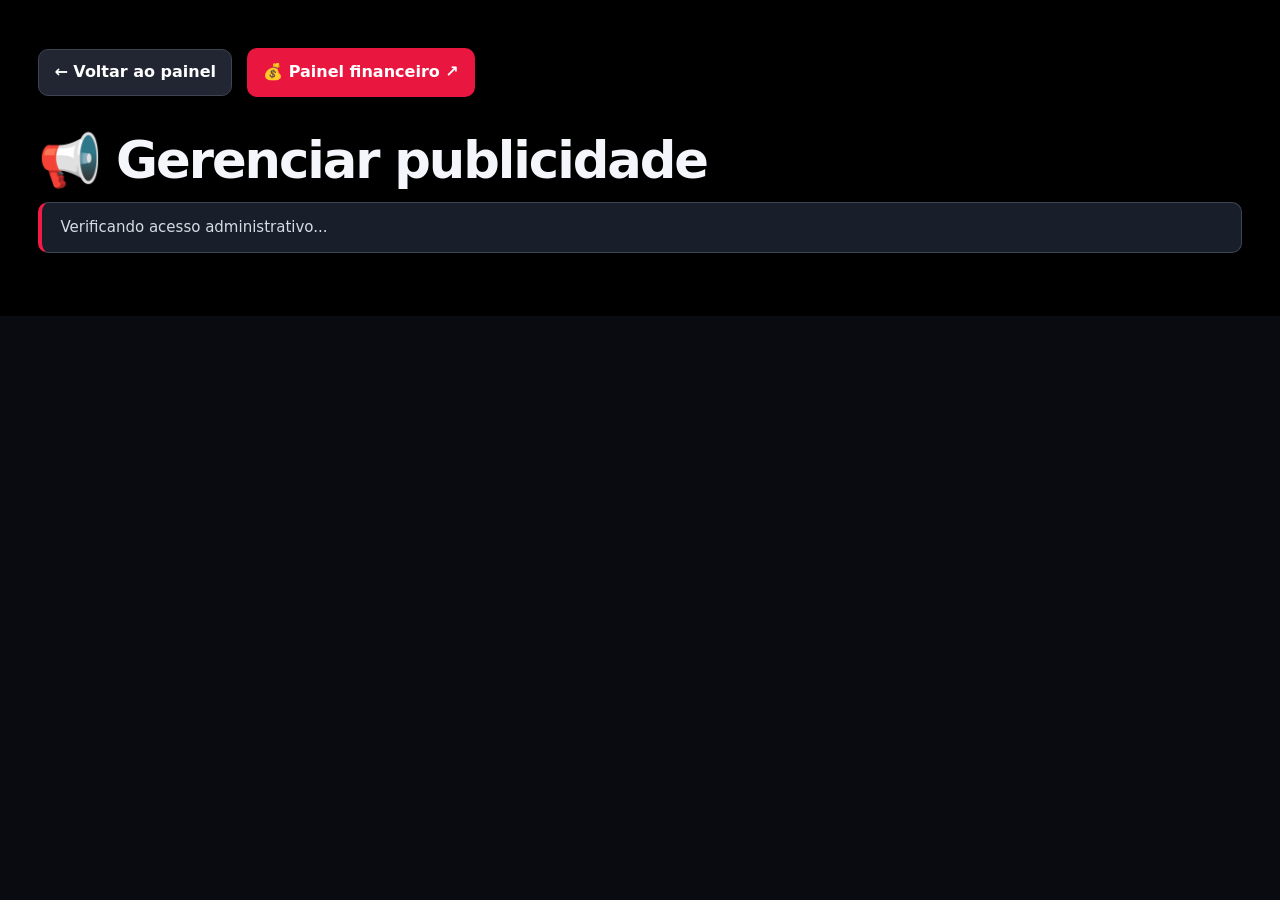
<file: publicidade-admin.html>
<!doctype html><html lang="pt-BR"><head><meta charset="utf-8"><meta name="viewport" content="width=device-width,initial-scale=1"><title>Publicidade | Painel MILANI</title><style>:root{font-family:Inter,system-ui,Arial;background:#07152d;color:#edf5ff}*{box-sizing:border-box}body{margin:0}.wrap{max-width:1120px;margin:auto;padding:32px 20px}a{color:#80d9ff}h1{font-size:clamp(26px,4vw,40px)}.muted{color:#b6cce4}.grid{display:grid;grid-template-columns:repeat(auto-fit,minmax(260px,1fr));gap:18px}.card{background:#112b49;border:1px solid #315477;border-radius:16px;padding:18px}.card img{width:100%;height:160px;object-fit:cover;border-radius:10px}.btn,button{display:inline-block;border:0;background:#1ab6d9;color:#031a2b;border-radius:9px;padding:11px 16px;font-weight:750;cursor:pointer;text-decoration:none}input,select,textarea{background:#091b32;border:1px solid #42607b;color:white;padding:11px;border-radius:8px;width:100%}label{display:block;margin:12px 0;font-size:14px}table{width:100%;border-collapse:collapse}td,th{padding:11px;border-bottom:1px solid #315477;text-align:left}section{margin:26px 0}</style><style id="milani-publicidade-redesign-2026">
:root{font-family:Inter,system-ui,Arial,sans-serif!important;background:#090b10!important;color:#f7f8fb!important;color-scheme:dark}
*{box-sizing:border-box}
html,body{background:#090b10!important;background-image:none!important;color:#f7f8fb!important;min-height:100%}
body{margin:0!important;line-height:1.55}
.wrap{max-width:1360px!important;margin:0 auto!important;padding:clamp(22px,3vw,46px)!important}
.wrap>a:first-child{display:inline-flex;align-items:center;gap:8px;padding:10px 15px;color:#fff!important;background:#222633;border:1px solid #3d4350;border-radius:10px;text-decoration:none;font-weight:700}
.wrap>a:first-child:hover{background:#343b4b}
h1{font-size:clamp(32px,4vw,52px)!important;letter-spacing:-.04em;line-height:1.12;margin:25px 0 12px!important;color:#fff!important}
h2{font-size:clamp(22px,2.3vw,30px);letter-spacing:-.025em;color:#fff!important;margin:0 0 22px}
#status{display:block;margin:0 0 25px;padding:13px 18px;border:1px solid #3b4652;border-left:4px solid #f31a46;background:#181e2a;border-radius:10px;font-size:15px;color:#d7dbe4!important}
#app{width:100%}
section{margin:0 0 24px!important}
.card{background:#171c28!important;border:1px solid #363c4a!important;border-radius:20px!important;padding:clamp(22px,3vw,38px)!important;box-shadow:0 15px 45px rgba(0,0,0,.18)}
.grid{display:grid!important;grid-template-columns:repeat(3,minmax(0,1fr))!important;gap:12px 20px!important}
label{font-size:14px!important;color:#eef0f5!important;font-weight:650;display:block;margin:8px 0 10px!important;min-width:0}
input,select,textarea{display:block;width:100%;min-width:0;background:#0e131d!important;color:#fff!important;border:1px solid #424959!important;border-radius:10px!important;padding:13px 14px!important;font:inherit!important;font-weight:450!important;margin-top:7px;min-height:48px}
input::placeholder,textarea::placeholder{color:#8e99ab!important}
input:focus,select:focus,textarea:focus{outline:2px solid #ff476b!important;outline-offset:1px;border-color:#ff476b!important}
input[type=file]{font-size:13px!important;padding:9px!important}
input[type=file]::file-selector-button{background:#323b4e;color:#fff;border:0;border-radius:7px;padding:8px 12px;margin-right:9px;cursor:pointer}
small,.muted{color:#bfc6d3!important}
button,.btn{display:inline-flex!important;align-items:center;justify-content:center;background:#e91740!important;color:#fff!important;border:1px solid #e91740!important;border-radius:10px!important;padding:13px 20px!important;font-weight:800!important;cursor:pointer;transition:background .2s ease,transform .2s ease}
button:hover,.btn:hover{background:#ff3158!important;transform:translateY(-1px)}
button:disabled{opacity:.5;cursor:not-allowed}
a{color:#ff6684!important}
table{width:100%;border-collapse:collapse;display:block;overflow-x:auto}
th,td{padding:15px 13px!important;border-bottom:1px solid #383e4b!important;text-align:left;vertical-align:middle}
th{color:#f9a7b7;font-size:12px;letter-spacing:.07em;text-transform:uppercase;background:#222735}
td{color:#edf0f5}
.card img{border-radius:12px;object-fit:cover}
#list{overflow-x:auto}
@media(max-width:1000px){.grid{grid-template-columns:repeat(2,minmax(0,1fr))!important}}
@media(max-width:650px){.wrap{padding:20px 14px!important}.grid{grid-template-columns:1fr!important}.card{padding:19px!important}h1{font-size:34px!important}button,.btn{min-height:45px}table{font-size:13px}}
</style><link rel="stylesheet" href="/milani-theme.css"></head><body class="milani-theme milani-admin"><main class="wrap"><a href="/portal.html">← Voltar ao painel</a> <a href="/financeiro-admin.html" style="display:inline-block;margin:10px;padding:12px 16px;border-radius:10px;background:#e91740;color:#fff!important;font-weight:800;text-decoration:none">💰 Painel financeiro ↗</a><h1>📢 Gerenciar publicidade</h1><p id="status" class="muted" role="status" aria-live="polite">Verificando acesso administrativo...</p><div id="app" hidden><section class="card"><h2 id="formtitle">Cadastrar anunciante</h2><form id="form"><input type="hidden" name="id"><div class="grid"><label>Empresa<input name="business_name" required maxlength="120"></label><label>Título do anúncio<input name="title" required maxlength="140"></label><label>Imagem (URL HTTPS)<input name="image_url" type="url" placeholder="https://..."></label><label>Ou envie uma imagem do computador (JPG, PNG ou WebP; até 5 MB)<input id="ad-image-file" type="file" accept="image/jpeg,image/png,image/webp"><small class="muted">Ao escolher um arquivo, ele será enviado ao salvar o anúncio.</small></label><label>Link de destino / WhatsApp<input name="destination_url" type="url" required placeholder="https://..."></label><label>Plano<select name="plan"><option value="gratuito">Institucional / Sem fins lucrativos — Gratuito · 30 dias</option><option value="express">Divulgação Express — 7 dias · R$ 20</option><option value="quinzenal">Divulgação Quinzenal — 15 dias · R$ 35</option><option value="mensal">Divulgação Mensal — 30 dias · R$ 60</option><option value="trimestral">Divulgação Trimestral — 90 dias · R$ 150</option><option value="semestral">Divulgação Semestral — 180 dias · R$ 270</option><option value="anual">Divulgação Anual — 365 dias · R$ 480</option><option value="basico">Básico (legado)</option><option value="destaque">Destaque (legado)</option><option value="premium">Premium (legado)</option></select></label><label>Local<select name="placement"><option value="inicio">Página inicial</option><option value="parceiros">Parceiros</option><option value="todos">Ambos</option></select></label><label>Valor do plano (R$)<input name="monthly_price" type="number" min="0" step=".01" value="20.00" required></label><label>Início<input name="start_date" type="date" required></label><label>Fim<input name="end_date" type="date"></label><label>Pagamento<select name="payment_status"><option value="pendente">Pendente</option><option value="pago">Pago</option><option value="atrasado">Atrasado</option></select></label><label>Publicação<select name="active"><option value="false">Desativado</option><option value="true">Ativado</option></select></label><label>ID do prospect (opcional)<input name="prospect_id" placeholder="UUID do CRM"></label></div><label>Descrição<textarea name="description" rows="3" maxlength="500"></textarea></label><button>Salvar anúncio</button> <button type="button" id="clear">Novo anúncio</button></form></section><section><h2>Anúncios cadastrados</h2><p class="muted">A publicação exige anúncio ativado, pagamento marcado como pago e datas vigentes. Pagamentos são registrados manualmente.</p><div id="list" class="grid"></div></section></div></main><script type="module">import{createClient}from'https://esm.sh/@supabase/supabase-js@2.49.8';const db=createClient('https://lydznydmkcwqtxukktyy.supabase.co','sb_publishable_jJ98f2Xpok2CrjJ4KfRFmA_ahQaWfAv');const esc=x=>String(x??'').replace(/[&<>"']/g,c=>({'&':'&amp;','<':'&lt;','>':'&gt;','"':'&quot;',"'":'&#39;'}[c]));
const st=document.getElementById('status'),app=document.getElementById('app'),form=document.getElementById('form'),list=document.getElementById('list');let rows=[];
async function refresh(){const [r,e]=await Promise.all([db.from('milani_ads').select('*').order('created_at',{ascending:false}),db.from('milani_ad_events').select('ad_id,event_type')]);if(r.error){st.textContent=r.error.message;return}rows=r.data||[];const stats={};for(const x of e.data||[]){stats[x.ad_id]??={view:0,click:0};stats[x.ad_id][x.event_type]++}list.innerHTML=rows.map(a=>'<article class="card"><small>'+esc(a.plan)+' · '+esc(a.placement)+'</small><h3>'+esc(a.business_name)+'</h3><p>'+esc(a.title)+'</p><p>Pagamento: '+esc(a.payment_status)+' | '+(a.active?'Ativo':'Desativado')+'</p><p>📅 '+esc(a.start_date)+' até '+esc(a.end_date||'sem término')+'</p><p>👁 '+(stats[a.id]?.view||0)+' visualizações · 🖱 '+(stats[a.id]?.click||0)+' cliques</p><button data-edit="'+esc(a.id)+'">Editar</button> <button data-del="'+esc(a.id)+'">Excluir</button></article>').join('')||'<p>Nenhum anunciante cadastrado.</p>'}
document.getElementById('clear').onclick=()=>{form.reset();document.getElementById('ad-image-file').value='';form.elements.id.value='';form.elements.start_date.value=new Date().toISOString().slice(0,10);document.getElementById('formtitle').textContent='Cadastrar anunciante'};
form.onsubmit=async e=>{e.preventDefault();const fd=new FormData(form),obj=Object.fromEntries(fd);const id=obj.id;delete obj.id;const file=document.getElementById('ad-image-file').files[0];if(file){if(!['image/jpeg','image/png','image/webp'].includes(file.type)||file.size>5*1024*1024){st.textContent='Escolha JPG, PNG ou WebP com até 5 MB.';return}const ext=({'image/jpeg':'jpg','image/png':'png','image/webp':'webp'})[file.type];const path=crypto.randomUUID()+'.'+ext;st.textContent='Enviando imagem...';const up=await db.storage.from('milani-publicidade').upload(path,file,{contentType:file.type,upsert:false});if(up.error){st.textContent='Erro no envio: '+up.error.message;return}obj.image_url=db.storage.from('milani-publicidade').getPublicUrl(path).data.publicUrl}obj.active=obj.active==='true';obj.monthly_price=Number(obj.monthly_price);obj.end_date=obj.end_date||null;obj.prospect_id=obj.prospect_id||null;if(obj.image_url&&!/^https:\/\//i.test(obj.image_url)){st.textContent='A imagem precisa usar HTTPS.';return}if(!/^https:\/\//i.test(obj.destination_url)){st.textContent='O link precisa usar HTTPS.';return}const saveBtn=form.querySelector('button[type=submit],button:not([type])');saveBtn.disabled=true;st.textContent='Salvando anúncio no banco de dados...';try{const r=id?await db.from('milani_ads').update(obj).eq('id',id).select('id,business_name').single():await db.from('milani_ads').insert(obj).select('id,business_name').single();if(r.error){st.textContent='❌ Não foi possível salvar: '+r.error.message;return}if(!r.data?.id){st.textContent='❌ Não foi possível confirmar o salvamento. Seus campos foram mantidos.';return}st.textContent='✅ Anúncio salvo com sucesso: '+r.data.business_name+' (ID: '+r.data.id+').';await refresh();document.getElementById('clear').click();window.scrollTo({top:0,behavior:'smooth'})}catch(err){st.textContent='❌ Erro ao salvar: '+(err?.message||String(err))}finally{saveBtn.disabled=false}};
list.onclick=async e=>{const edit=e.target.closest('[data-edit]'),del=e.target.closest('[data-del]');if(edit){const a=rows.find(x=>x.id===edit.dataset.edit);if(!a)return;for(const [k,v]of Object.entries(a))if(form.elements[k])form.elements[k].value=v===null?'':typeof v==='boolean'?String(v):v;document.getElementById('formtitle').textContent='Editar '+a.business_name;window.scrollTo({top:0,behavior:'smooth'})}if(del&&confirm('Excluir este anúncio e suas estatísticas?')){const r=await db.from('milani_ads').delete().eq('id',del.dataset.del);st.textContent=r.error?r.error.message:'Anúncio excluído.';await refresh()}}
(async()=>{try{const {data:{user},error:ue}=await db.auth.getUser();if(ue)throw ue;const {data:admin,error:ae}=user?await db.rpc('is_milani_admin'):{data:false};if(ae)throw ae;if(!admin){st.textContent='Acesso restrito. Entre como administrador pelo portal.';return}app.hidden=false;st.textContent='Acesso autorizado. Pronto para cadastrar anúncios.';form.elements.start_date.value=new Date().toISOString().slice(0,10);await refresh()}catch(err){st.textContent='Erro ao carregar painel: '+(err?.message||String(err));console.error('Publicidade ADM:',err)}})();
</script><script id="milani-ads-plan-autofill">
document.addEventListener('DOMContentLoaded',()=>{
const form=document.getElementById('form');if(!form)return;
const plans={gratuito:{days:30,price:0},express:{days:7,price:20},quinzenal:{days:15,price:35},mensal:{days:30,price:60},trimestral:{days:90,price:150},semestral:{days:180,price:270},anual:{days:365,price:480}};
const fields=form.elements;
function calc(){const p=plans[fields.plan.value];if(!p)return;fields.monthly_price.value=p.price.toFixed(2);const start=fields.start_date.value;if(!start)return;const [y,m,d]=start.split('-').map(Number);const end=new Date(Date.UTC(y,m-1,d));end.setUTCDate(end.getUTCDate()+p.days-1);fields.end_date.value=end.toISOString().slice(0,10)}
fields.plan.addEventListener('change',calc);fields.start_date.addEventListener('change',calc);
document.getElementById('clear')?.addEventListener('click',()=>setTimeout(calc,0));
form.addEventListener('reset',()=>setTimeout(calc,0));
setTimeout(calc,400);
});
</script></body></html>
</file>
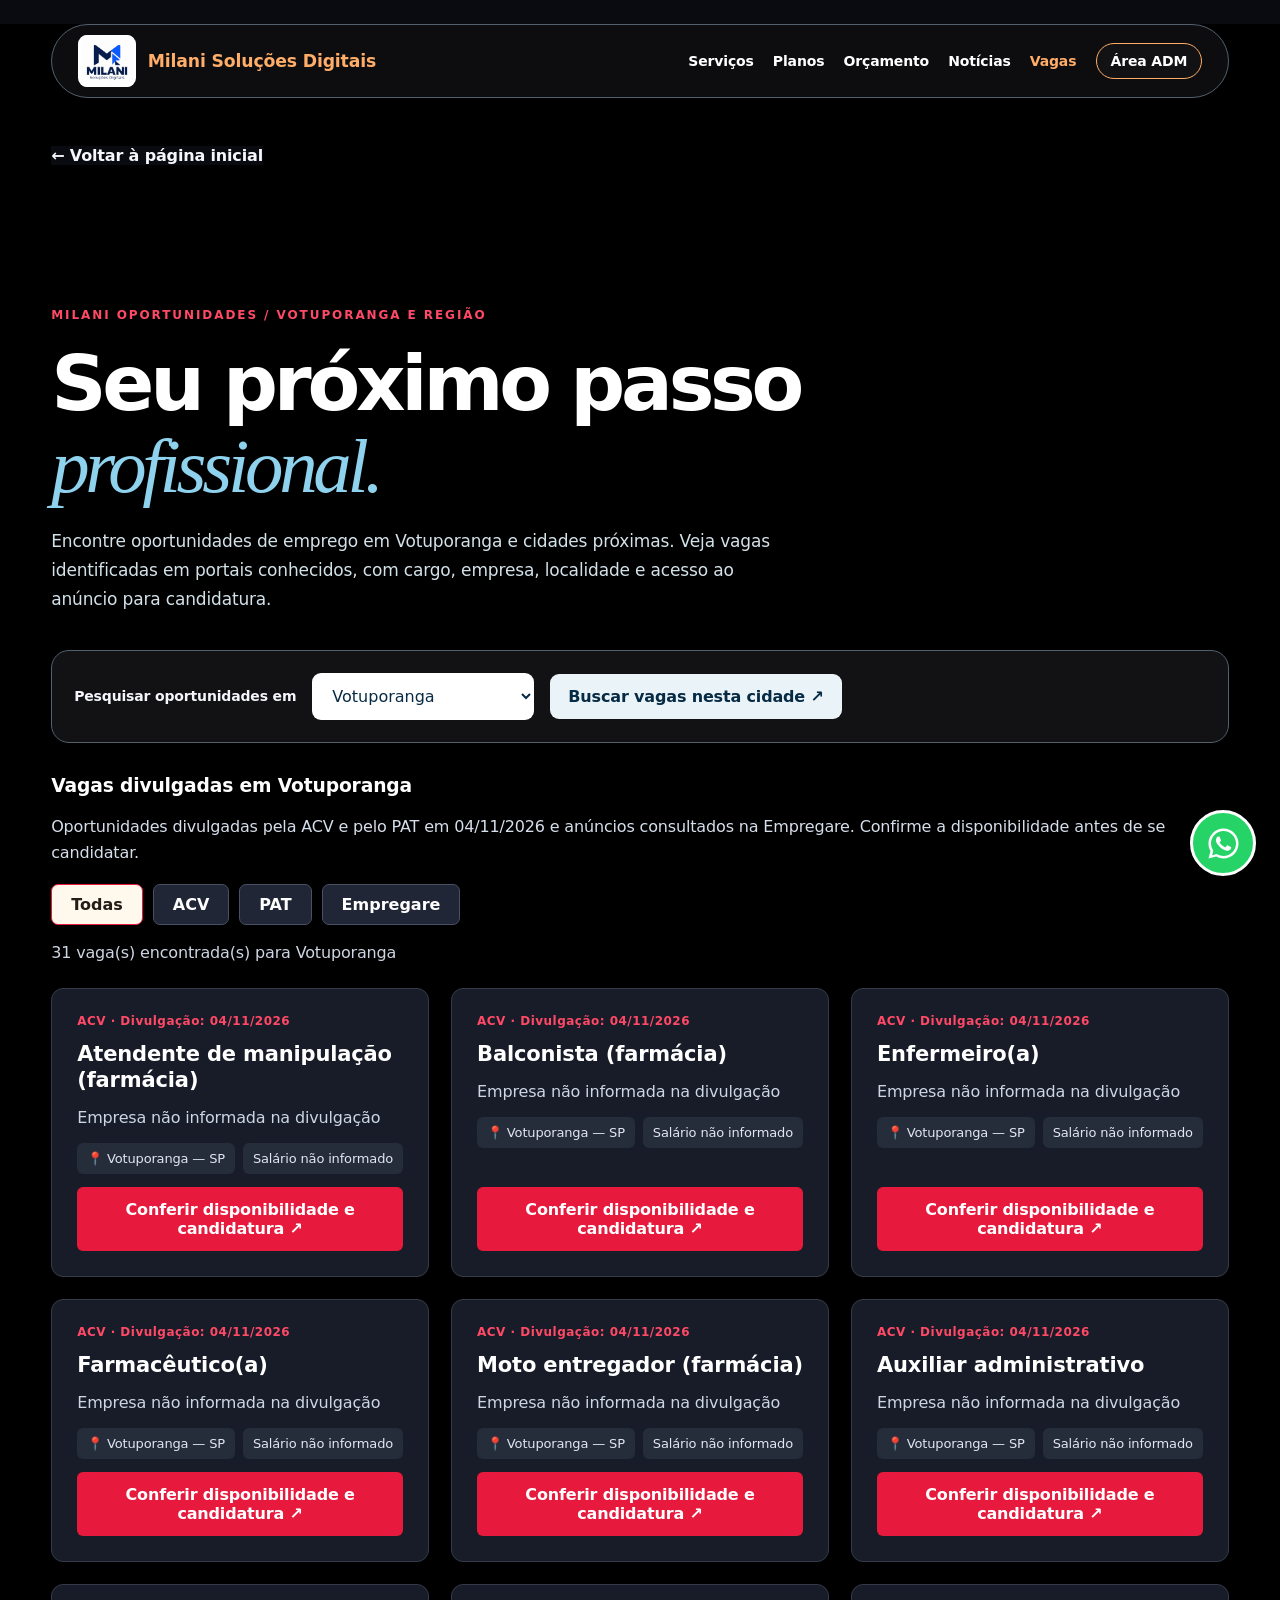
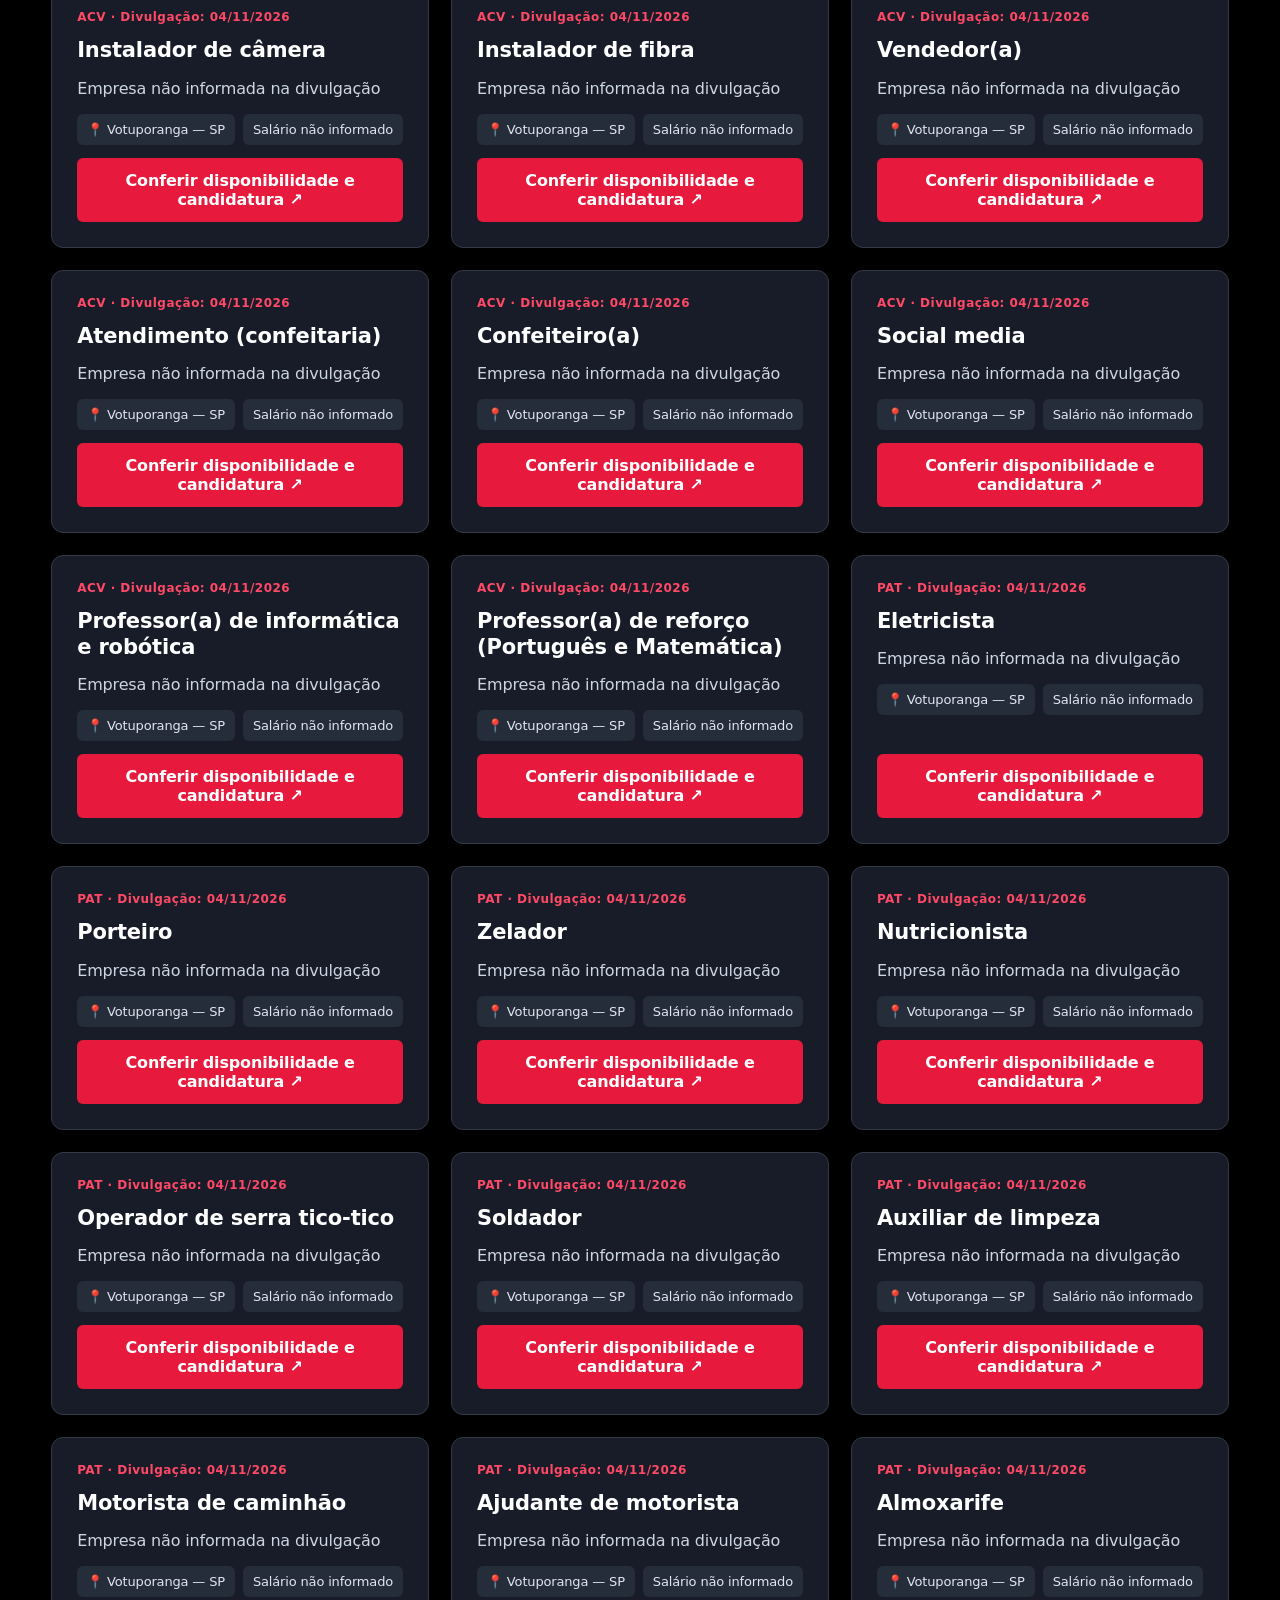
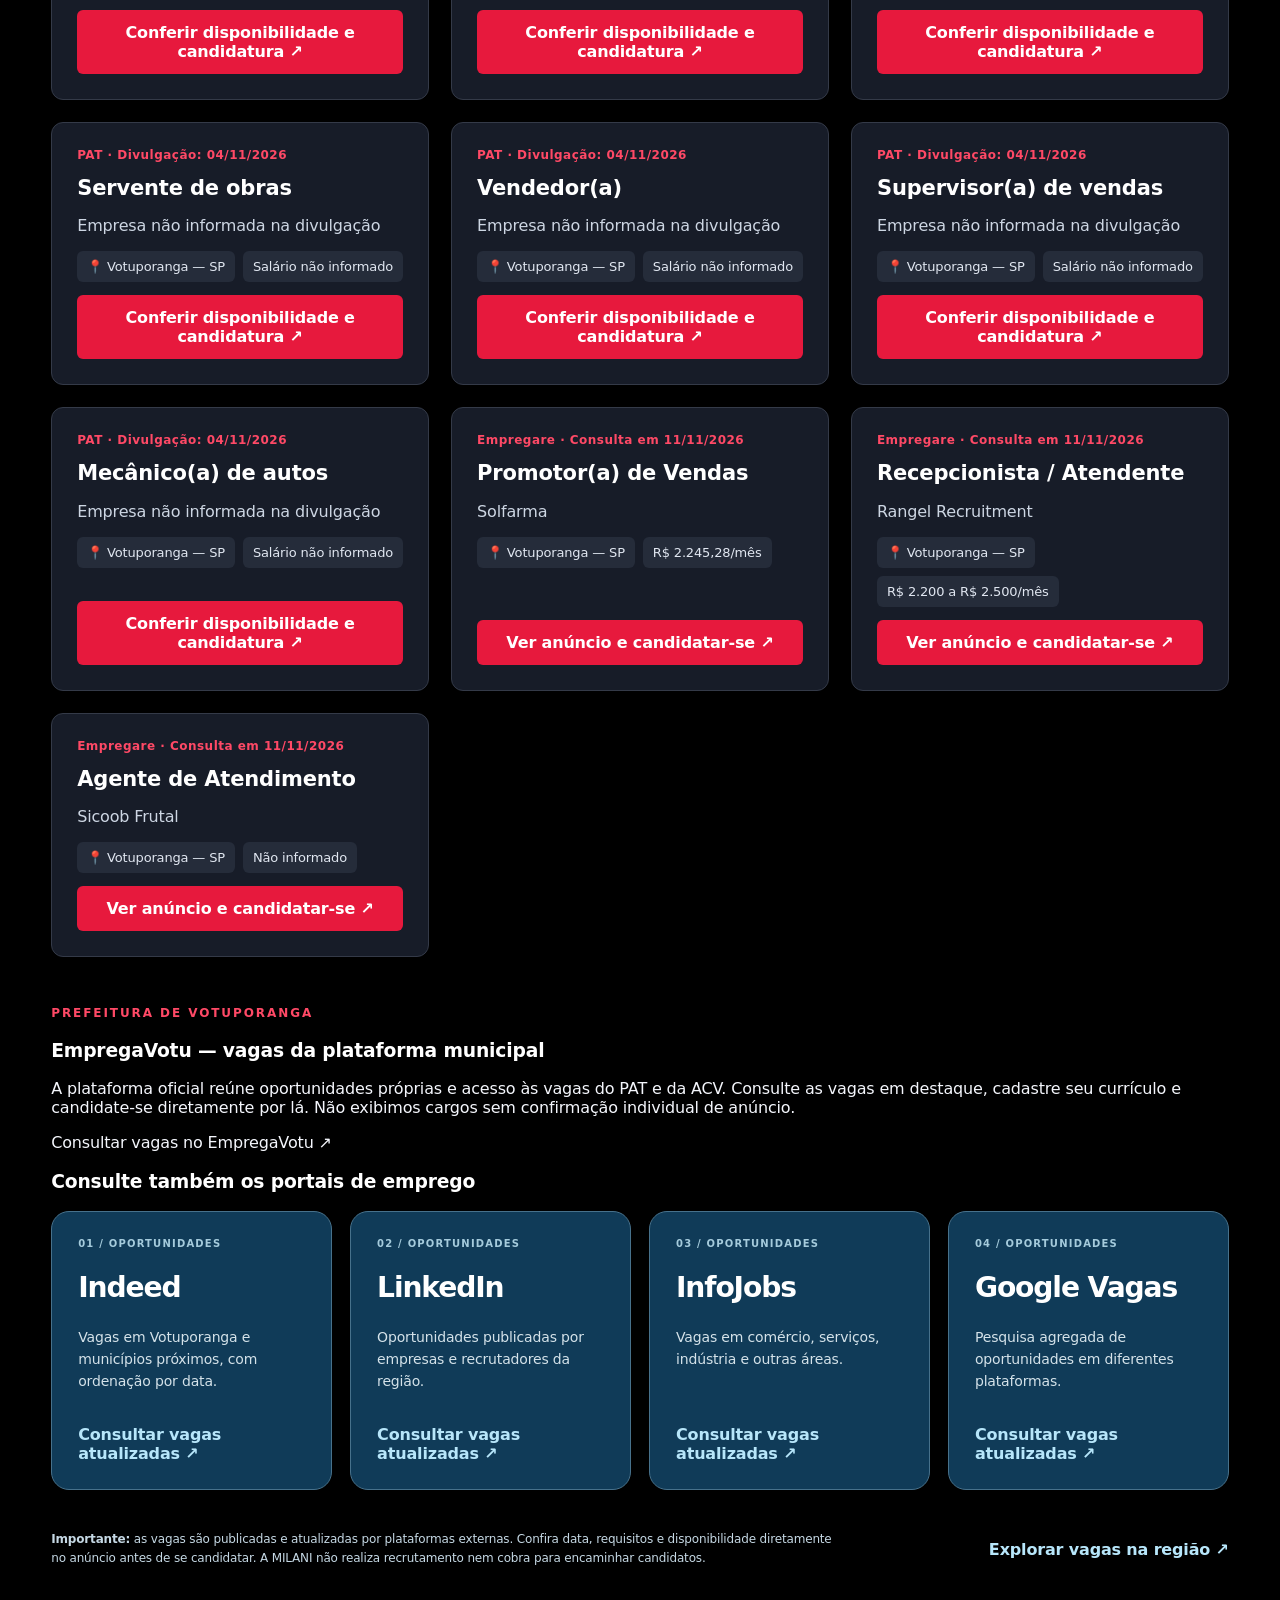
<file: vagas.html>
<!doctype html><html lang="pt-BR"><head><meta charset="utf-8"><meta name="viewport" content="width=device-width,initial-scale=1"><title>Vagas de Emprego | Milani Soluções Digitais</title><style>
:root{font-family:Inter,ui-sans-serif,system-ui,-apple-system,Segoe UI,sans-serif;color:#eaf2ff;background:#07152d}*{box-sizing:border-box}body{margin:0}button,input,select,textarea{font:inherit}button{cursor:pointer}a{color:inherit;text-decoration:none}.wrap{max-width:1180px;margin:auto;padding:0 24px}.top{position:sticky;top:0;z-index:5;background:#07152de8;backdrop-filter:blur(15px);border-bottom:1px solid #223654}.nav{display:flex;align-items:center;justify-content:space-between;gap:20px;min-height:78px}.brand{display:flex;align-items:center;gap:12px;font-size:19px;font-weight:850;letter-spacing:-.5px}.mark{background:linear-gradient(145deg,#20c6f6,#4263ff);width:42px;height:42px;border-radius:13px;display:grid;place-items:center;font-size:23px;box-shadow:0 10px 30px #1766ff44}.brand small{display:block;font-size:11px;letter-spacing:2px;font-weight:650;color:#a8c7e9}.navlinks{display:flex;align-items:center;gap:25px;color:#c0d1e7;font-size:14px}.btn{border:1px solid #49658c;border-radius:12px;padding:12px 19px;color:white;background:#13294a;font-weight:700}.btn.primary{background:linear-gradient(110deg,#1685ff,#5659ff);border:0;box-shadow:0 10px 35px #2563eb44}.btn:hover{filter:brightness(1.14)}.hero{padding:98px 0 85px;background:radial-gradient(ellipse at 85% 30%,#184da055,transparent 50%),radial-gradient(ellipse at 5% 70%,#115a7450,transparent 45%)}.hero-grid{display:grid;grid-template-columns:1.08fr .92fr;gap:60px;align-items:center}.pill{display:inline-flex;padding:9px 14px;border:1px solid #24588a;background:#102e53;border-radius:99px;color:#7ad9ff;font-weight:750;font-size:12px;letter-spacing:1px}h1{font-size:clamp(43px,5vw,69px);line-height:1.07;letter-spacing:-2.7px;margin:25px 0}h1 span,.gradient{background:linear-gradient(90deg,#45d8ff,#7384ff);background-clip:text;color:transparent}.lead{font-size:18px;line-height:1.75;color:#afc3de;max-width:620px}.actions{display:flex;gap:12px;flex-wrap:wrap;margin-top:28px}.mini{margin-top:22px;font-size:13px;color:#8da6c7}.panel{background:linear-gradient(155deg,#152e50,#0b1b32);border:1px solid #2a466d;border-radius:24px;box-shadow:0 25px 90px #0007;padding:22px}.panelhead{display:flex;justify-content:space-between;align-items:center;border-bottom:1px solid #294360;padding-bottom:16px}.dots{display:flex;gap:6px}.dots i{width:9px;height:9px;border-radius:50%;background:#f97878}.dots i:nth-child(2){background:#ffd166}.dots i:nth-child(3){background:#47d6a0}.status{color:#50e4aa;font-size:12px}.statgrid{display:grid;grid-template-columns:repeat(3,1fr);gap:12px;margin-top:18px}.stat{background:#0b203a;border:1px solid #284467;border-radius:14px;padding:16px 12px}.stat b{font-size:26px;display:block}.stat small{font-size:11px;color:#9bb2cf}.conversation{margin-top:16px;background:#0a203c;border-radius:15px;padding:16px}.bubble{max-width:86%;padding:12px 14px;border-radius:14px;background:#234362;margin:10px 0;font-size:13px;line-height:1.5}.bubble.ai{background:#234bb3;margin-left:auto}.tag{display:inline-block;background:#154d50;color:#76f3d3;padding:6px 10px;border-radius:9px;font-size:11px}.section{padding:86px 0}.section.alt{background:#0b1d36}.eyebrow{color:#55c7ff;font-size:13px;font-weight:800;letter-spacing:2px;text-transform:uppercase}.section h2{font-size:clamp(30px,3.5vw,44px);letter-spacing:-1.5px;margin:12px 0}.sub{color:#a5bad4;line-height:1.7;max-width:650px}.cards{display:grid;grid-template-columns:repeat(3,1fr);gap:18px;margin-top:36px}.card{background:#102642;border:1px solid #294666;border-radius:19px;padding:27px}.card .icon{font-size:30px}.card h3{font-size:19px}.card p,.card li{color:#a5bad4;line-height:1.7;font-size:14px}.price{font-size:36px;font-weight:850;margin:20px 0}.price small{font-size:13px;color:#9bb2cf;font-weight:500}.featured{border-color:#4386ff;box-shadow:0 0 0 1px #4386ff55}.card ul{padding-left:19px;min-height:112px}.card .btn{width:100%}.banner{background:linear-gradient(120deg,#174da2,#343b92);padding:40px;border-radius:22px;display:flex;justify-content:space-between;align-items:center;gap:24px}.footer{border-top:1px solid #294363;padding:30px 0;color:#8ba7c7;font-size:13px}.footer .wrap{display:flex;justify-content:space-between;gap:15px;flex-wrap:wrap}.modalbg{position:fixed;inset:0;background:#020b1de8;display:none;align-items:center;justify-content:center;z-index:20;padding:18px}.modalbg.show{display:flex}.modal{background:#102642;border:1px solid #36547a;border-radius:22px;padding:30px;width:min(100%,510px);max-height:92vh;overflow:auto}.modal h2{margin:0 0 9px}.modal p{color:#aac0d8;font-size:14px;line-height:1.6}.field{display:block;margin:15px 0;color:#d9e9fa;font-size:13px;font-weight:650}.field input,.field select,.field textarea{width:100%;margin-top:7px;background:#07172b;border:1px solid #385376;border-radius:11px;color:white;padding:12px;outline:0}.field textarea{min-height:85px;resize:vertical}.row{display:flex;justify-content:space-between;align-items:center;gap:10px}.notice{background:#153458;border:1px solid #2a638b;color:#bde4ff;padding:12px;border-radius:10px;font-size:12px;line-height:1.5}.hidden{display:none!important}#app{min-height:100vh}.dash{display:grid;grid-template-columns:245px 1fr;min-height:100vh}.sidebar{background:#091b31;border-right:1px solid #294363;padding:25px 16px}.sidebar .brand{font-size:15px;margin-bottom:36px}.menu button{width:100%;display:block;text-align:left;background:transparent;border:0;color:#a7bfda;border-radius:11px;padding:13px;margin:5px 0}.menu button.active,.menu button:hover{background:#19385e;color:white}.main{padding:35px;min-width:0}.main h1{font-size:34px;margin:0 0 10px;letter-spacing:-1px}.main .cards{margin-top:25px}.table{width:100%;border-collapse:collapse;margin-top:20px;background:#102642;border-radius:15px;overflow:hidden}.table th,.table td{text-align:left;border-bottom:1px solid #284461;padding:15px;font-size:13px}.table th{color:#8eafd0}.badge{border-radius:8px;background:#1d4c72;color:#bfe5ff;padding:5px 9px;font-size:11px}.stack{display:grid;gap:12px}.muted{color:#a5bad4}.empty{padding:40px;border:1px dashed #3b5a7c;border-radius:14px;text-align:center;color:#a8c1df}.mobilemenu{display:none}@media(max-width:850px){.hero-grid{grid-template-columns:1fr}.navlinks a{display:none}.cards{grid-template-columns:1fr 1fr}.dash{grid-template-columns:1fr}.sidebar{border-right:0;border-bottom:1px solid #294363}.menu{display:flex;overflow:auto}.menu button{white-space:nowrap}.main{padding:22px}.banner{flex-direction:column;align-items:start}}@media(max-width:570px){.hero{padding:65px 0}.cards,.statgrid{grid-template-columns:1fr}.nav{min-height:70px}.brand{font-size:15px}.navlinks{gap:7px}.navlinks .btn{font-size:12px;padding:10px}.panel{padding:14px}.banner{padding:25px}.table{display:block;overflow:auto}.section{padding:60px 0}}
 .brandlogo{display:block;width:122px;height:auto;background:#fff;border-radius:10px;padding:5px}.sidebar .brandlogo{width:150px}.brand{flex-shrink:0} 
/* Versão 2: acabamento premium e microinterações */
html{scroll-behavior:smooth}body{background:#07152d}button,a,input,textarea,select{transition:background .2s ease,border-color .2s ease,box-shadow .2s ease,transform .2s ease}button:focus-visible,a:focus-visible,input:focus-visible,textarea:focus-visible,select:focus-visible{outline:3px solid #66d9ff;outline-offset:3px}.btn:hover{transform:translateY(-2px)}.card,.panel,.stat{transition:transform .25s ease,border-color .25s ease,box-shadow .25s ease}.card:hover{transform:translateY(-5px);border-color:#4386ff;box-shadow:0 18px 42px #0003}.panel:hover{border-color:#4d7ac0}.hero{position:relative;overflow:hidden}.hero:before{content:'';position:absolute;inset:0;pointer-events:none;background:linear-gradient(115deg,transparent 20%,#2369d00b 48%,transparent 75%);animation:glowmove 10s ease-in-out infinite alternate}@keyframes glowmove{from{transform:translateX(-15%)}to{transform:translateX(15%)}}.hero-grid>*{position:relative;animation:rise .7s ease both}.hero-grid>.panel{animation-delay:.15s}@keyframes rise{from{opacity:0;transform:translateY(18px)}to{opacity:1;transform:translateY(0)}}.brandlogo{box-shadow:0 6px 25px #0003}.metricbar{height:10px;background:#07172b;border-radius:99px;overflow:hidden;margin:9px 0 18px}.metricbar>span{display:block;height:100%;border-radius:99px;background:linear-gradient(90deg,#22c7e9,#6472ff)}.inboxgrid{display:grid;grid-template-columns:minmax(200px,280px) minmax(0,1fr);gap:16px;margin-top:20px}.threadlist,.threadpane{background:#102642;border:1px solid #294666;border-radius:18px;padding:18px;min-width:0}.threadbtn{display:block;width:100%;text-align:left;border:1px solid #2d4b70;background:#0b1c34;color:#dceaff;border-radius:12px;padding:14px;margin:9px 0}.threadbtn.selected{border-color:#6a9dff;background:#173b68}.threadbtn small{display:block;color:#99b4d3;margin-top:5px}.chatlog{min-height:220px;max-height:330px;overflow:auto;padding:12px;background:#08192f;border-radius:12px;margin:15px 0}.chatbubble{background:#244663;padding:11px 13px;border-radius:12px;max-width:85%;margin:10px 0;white-space:pre-wrap;overflow-wrap:anywhere;font-size:13px}.chatbubble.mine{background:#2852a8;margin-left:auto}.chatbubble small{display:block;color:#bdd6fa;font-size:10px;margin-bottom:4px}.inlineform{display:flex;gap:8px}.inlineform input{flex:1;min-width:0;padding:12px;border-radius:10px;background:#07172b;color:#fff;border:1px solid #385376}.toast{position:fixed;right:20px;bottom:20px;z-index:99;background:#164d64;border:1px solid #48a3d0;border-radius:13px;padding:15px 20px;color:white;box-shadow:0 18px 40px #0007}.dash .main{background:radial-gradient(ellipse at 95% 0,#173d7050,transparent 45%)}@media(max-width:680px){.inboxgrid{grid-template-columns:1fr}.inlineform{flex-direction:column}.main .row{flex-wrap:wrap}}@media(prefers-reduced-motion:reduce){*,*:before,*:after{animation:none!important;scroll-behavior:auto!important;transition:none!important}}

/* Milani — direção de arte editorial, clara e corporativa */
:root{font-family:Arial,Helvetica,sans-serif;color:#14233a;background:#f8f9fb}
body{background:#f8f9fb;color:#14233a;letter-spacing:-.01em}
.top{background:rgba(255,255,255,.97);border-bottom:1px solid #e2e6ed;backdrop-filter:none}
.nav{min-height:84px}.navlinks{color:#33465d;gap:30px;font-weight:600}
.brandlogo{width:115px;border-radius:0;box-shadow:none;background:white;padding:2px}
.btn{background:#fff;border:1px solid #cbd5e1;color:#17283f;border-radius:5px;box-shadow:none;font-weight:650;padding:12px 18px}
.btn.primary{background:#1451a2;border:1px solid #1451a2;color:#fff;box-shadow:none}
.btn:hover{filter:none;background:#edf3fa;transform:none}.btn.primary:hover{background:#103e7c}
.hero{padding:100px 0 108px;background:#f8f9fb;border-bottom:1px solid #e4e8ee;overflow:visible}
.hero:before{display:none}.hero-grid{grid-template-columns:1.1fr .9fr;gap:65px}
.hero-grid>*{animation:none}.pill{border:0;border-left:3px solid #1759ad;border-radius:0;background:transparent;color:#1759ad;padding:4px 0 4px 12px;font-size:11px;letter-spacing:1.5px}
h1{font-size:clamp(42px,5.2vw,70px);font-weight:750;letter-spacing:-3.4px;line-height:1.08;margin:27px 0 23px}
h1 span,.gradient{background:none;color:#1759ad}
.lead{color:#536176;line-height:1.7;font-size:18px}.mini{color:#69788a}
.panel{background:#fff;border:1px solid #dce2e9;border-radius:8px;box-shadow:0 15px 45px rgba(21,42,72,.08);padding:22px}
.panel:hover{border-color:#dce2e9}.panelhead{border-bottom:1px solid #e4e9f0;color:#263950}.dots i{background:#b8c4d2!important}.status{color:#21765c}
.statgrid{gap:10px}.stat{background:#f6f8fb;border:1px solid #e5e9ef;border-radius:5px;color:#14233a}
.stat b{font-size:25px}.stat small{color:#68788b}
.conversation{background:#f7f9fc;border:1px solid #e9edf2;border-radius:6px}.bubble{background:#e7edf5;color:#1b334c;border-radius:6px}.bubble.ai{background:#d9e7f8;color:#143f76}
.tag{background:#e7f3ed;color:#1c684b;border-radius:4px}
.section{padding:100px 0}.section.alt{background:#fff}.eyebrow{color:#1759ad;letter-spacing:1.4px;font-size:11px}
.section h2{font-size:clamp(30px,3.5vw,43px);letter-spacing:-1.8px;font-weight:750}.sub{color:#617084}
.cards{gap:16px;margin-top:38px}.card{background:#fff;border:1px solid #e0e6ed;border-radius:7px;padding:29px;box-shadow:none}
.card:hover{transform:none;border-color:#cbd5e1;box-shadow:0 8px 22px rgba(23,40,63,.05)}
.card .icon{font-size:25px}.card h3{color:#172a42;font-size:18px}.card p,.card li{color:#5b6a7c}
.price{color:#14233a}.price small{color:#69788b}.featured{border:2px solid #1759ad;box-shadow:none}
.banner{background:#14345c;border-radius:7px;padding:45px}.banner h2,.banner p,.banner .eyebrow{color:#fff}
.footer{background:#fff;border-top:1px solid #e4e9ef;color:#66778a}
.modalbg{background:#0c1c32b8}.modal{background:#fff;color:#14233a;border:1px solid #e2e6eb;border-radius:8px}
.modal p{color:#637388}.field{color:#293e55}.field input,.field select,.field textarea{background:#fff;color:#14233a;border:1px solid #cbd5e1;border-radius:5px}
.notice{background:#edf5fc;color:#244c73;border:1px solid #c7ddeb;border-radius:5px}
.sidebar{background:#102b4a;border-right:1px solid #24405d}.sidebar .brandlogo{width:130px;border-radius:3px}
.menu button{border-radius:4px}.menu button.active,.menu button:hover{background:#244f7a}
.main{background:#f6f8fb}.main h1{color:#172a42}.main .eyebrow{color:#1759ad}
.main .card{background:#fff}.main .card p{color:#627287}.main .price{color:#14233a}
.table{background:#fff;border-radius:6px}.table th,.table td{border-bottom:1px solid #e5eaf0;color:#20374e}.table th{color:#637388}
.badge{background:#e7f0fa;color:#285987;border-radius:4px}.muted{color:#617287}.empty{border-color:#cbd5e1;color:#6a798a}
.threadlist,.threadpane{background:#fff;border:1px solid #e1e7ed;border-radius:6px}.threadbtn{background:#f8fafc;border-color:#dfe5ec;color:#21364e;border-radius:5px}.threadbtn.selected{background:#eaf2fc;border-color:#1759ad}.threadbtn small{color:#63758a}
.metricbar{background:#e8eef5}.metricbar>span{background:#1759ad}
@media(max-width:850px){.hero-grid{grid-template-columns:1fr}.hero{padding:65px 0 75px}.cards{grid-template-columns:repeat(2,1fr)}}
@media(max-width:570px){.cards,.statgrid{grid-template-columns:1fr}.hero{padding:48px 0 60px}h1{letter-spacing:-2px}.section{padding:65px 0}.navlinks{gap:8px}.navlinks .btn{padding:10px}}
@media(prefers-reduced-motion:reduce){*,*:before,*:after{animation:none!important;transition:none!important;scroll-behavior:auto!important}}

/* Editorial agency redesign */
:root{font-family:Arial,Helvetica,sans-serif;color:#15273b;background:#f7f7f4}body{background:#f7f7f4;color:#15273b}html{scroll-behavior:smooth}.wrap{max-width:1240px;padding:0 38px}.top{background:#f7f7f4f2;border-bottom:1px solid #e3e5e5;backdrop-filter:blur(10px)}.nav{min-height:90px}.brandlogo{width:140px;max-height:68px;object-fit:contain}.navlinks{display:flex;gap:31px;align-items:center}.navlinks>a{font-size:13px;color:#23394d;font-weight:600}.navlinks>a:hover{color:#1678c8}.nav-entry{border:1px solid #172b3f!important;border-radius:0!important;color:#172b3f!important;background:transparent!important;font-size:12px!important;padding:12px 17px!important}.mobile-menu{display:none;background:transparent;border:0;font-size:26px}.agency-hero{padding:68px 0 0}.agency-kicker,.section-index{font-size:11px;letter-spacing:2px;font-weight:700;color:#3d6079}.agency-kicker{display:flex;align-items:center;gap:15px}.agency-kicker .line{height:1px;width:45px;background:#1878bb}.agency-hero-grid{display:grid;grid-template-columns:1.1fr .9fr;gap:45px;align-items:center;margin-top:35px}.agency-hero h1{font-size:clamp(46px,5.3vw,78px);font-weight:600;line-height:1.08;letter-spacing:-4px;margin:0 0 28px}.agency-hero h1 em,.section-intro h2 i,.statement-copy h2 i,.contact-grid h2 i{font-family:Georgia,serif;font-weight:400;color:#1672aa}.agency-hero-grid>div:first-child>p{max-width:485px;font-size:18px;line-height:1.75;color:#596b78}.agency-actions{display:flex;align-items:center;gap:30px;margin-top:35px;flex-wrap:wrap}.agency-button{display:inline-flex;align-items:center;justify-content:space-between;gap:28px;background:#173c5c;color:white;border:1px solid #173c5c;padding:17px 22px;font-size:13px;font-weight:700;cursor:pointer}.agency-button:hover{background:#0c2c49;color:#fff}.agency-button span,.agency-text-link span{font-size:20px;font-weight:400}.agency-text-link{font-size:13px;font-weight:700;border-bottom:1px solid #718596;padding-bottom:7px}.hero-photo{height:510px;position:relative;background:#bbcbd1 url('https://images.unsplash.com/photo-1497366754035-f200968a6e72?auto=format&fit=crop&w=1200&q=85') center/cover}.hero-photo:after{content:'';position:absolute;inset:45% 0 0;background:linear-gradient(transparent,#0b233aab)}.photo-label{position:absolute;bottom:28px;left:28px;color:#fff;z-index:1;display:grid;gap:10px}.photo-label span{font-size:11px;letter-spacing:2px}.photo-label strong{font-size:23px;line-height:1.25;font-weight:500}.hero-bottom{display:flex;justify-content:space-between;padding:34px 0 36px;font-size:10px;letter-spacing:1.5px;font-weight:700;color:#627787}.agency-section{padding:110px 0}.section-intro{display:grid;grid-template-columns:1fr 2fr;gap:60px;margin-bottom:48px}.section-intro h2,.statement-copy h2,.contact-grid h2{font-size:clamp(40px,4.7vw,65px);line-height:1.12;letter-spacing:-2px;font-weight:500;margin:0 0 22px}.section-intro p,.statement-copy>p,.contact-grid p{font-size:16px;line-height:1.8;color:#647482;max-width:540px}.service-list{border-top:1px solid #cbd2d5}.service-list article{display:grid;grid-template-columns:1fr 5fr 1fr;align-items:center;padding:30px 0;border-bottom:1px solid #cbd2d5;gap:20px}.service-num{font-size:12px;color:#5d849f}.service-list h3{font-size:28px;font-weight:500;letter-spacing:-.5px;margin:0 0 8px}.service-list p{font-size:14px;color:#657786;margin:0;max-width:660px;line-height:1.6}.service-arrow{font-size:28px;text-align:right;color:#1d6f9e}.statement-section{background:#e9edef;padding:100px 0}.statement-grid{display:grid;grid-template-columns:1fr 1fr;gap:90px;align-items:center}.statement-photo{height:510px;background:#aab7be url('https://images.unsplash.com/photo-1497366811353-6870744d04b2?auto=format&fit=crop&w=1200&q=85') center/cover}.statement-copy h2{margin-top:28px}.values{margin-top:40px;border-top:1px solid #c3ced3}.values>div{display:flex;gap:22px;padding:18px 0;border-bottom:1px solid #c3ced3;font-size:14px}.values b{font-size:11px;color:#2874a1}.platform-section{background:#f7f7f4}.product-showcase{background:#e5eaed;display:grid;grid-template-columns:.8fr 1.2fr;gap:45px;padding:54px;align-items:center}.product-copy h3{font-size:35px;line-height:1.2;font-weight:500;letter-spacing:-1px}.product-copy p{line-height:1.8;color:#637482}.product-copy small{display:block;font-size:11px;line-height:1.6;color:#6d7d87;margin-top:20px}.status-pill{font-size:10px;letter-spacing:1.2px;font-weight:700}.status-pill span{display:inline-block;width:7px;height:7px;background:#21876e;border-radius:50%;margin-right:6px}.mock-window{background:#fff;box-shadow:0 18px 45px #0c30441c;border:1px solid #d9e0e4}.mock-top{height:40px;display:flex;align-items:center;justify-content:space-between;padding:0 15px;border-bottom:1px solid #e1e6e9;color:#a6b1b8;font-size:10px}.mock-top b{color:#506777;font-weight:500}.mock-body{display:grid;grid-template-columns:115px 1fr;min-height:300px}.mock-side{background:#173c5c;color:#dbe9f1;padding:20px 12px;display:flex;flex-direction:column;gap:21px;font-size:10px}.mock-side b{color:#fff}.mock-main{padding:25px}.mock-main>span{font-size:9px;letter-spacing:1.2px;color:#82939c}.mock-main h4{font-size:22px;margin:10px 0 20px}.mock-stats{display:flex;gap:10px}.mock-stats div{flex:1;border:1px solid #e4e8ea;padding:15px}.mock-stats b{font-size:23px;display:block}.mock-stats small{font-size:9px;color:#72838d}.mock-ticket{display:flex;align-items:center;gap:10px;border-bottom:1px solid #e8edf0;padding:13px 0;font-size:10px}.mock-ticket>span{color:#2d89b7}.mock-ticket div{flex:1}.mock-ticket b,.mock-ticket small{display:block}.mock-ticket small{color:#82939c;margin-top:3px}.mock-ticket em{font-size:9px;font-style:normal;color:#2a759d}.contact-section{background:#173c5c;color:#fff;padding:100px 0}.contact-section .section-index{color:#9bc1da}.contact-grid{display:grid;grid-template-columns:1.3fr .7fr;gap:80px;align-items:end;margin-top:40px}.contact-grid h2{margin:0}.contact-grid h2 i{color:#9bcde9}.contact-grid p{color:#c6d9e7}.contact-cta{border:0;border-bottom:1px solid #c6d9e7;background:none;color:white;display:flex;justify-content:space-between;width:100%;font-size:15px;padding:16px 0;cursor:pointer}.agency-footer{padding:45px 0;background:#f7f7f4}.agency-footer>.wrap{display:flex;justify-content:space-between;gap:20px;align-items:end}.agency-footer img{width:115px}.agency-footer p,.footer-right{font-size:11px;color:#70808b}.footer-right{display:flex;flex-direction:column;gap:10px;text-align:right}
@media(max-width:800px){.wrap{padding:0 22px}.nav{min-height:76px}.brandlogo{width:105px}.mobile-menu{display:block}.navlinks{display:none;position:absolute;top:75px;left:0;right:0;background:#f7f7f4;padding:20px;box-shadow:0 14px 20px #0001;flex-direction:column;align-items:stretch;gap:18px}.navlinks.show{display:flex}.agency-hero{padding-top:45px}.agency-hero-grid,.statement-grid,.product-showcase,.contact-grid,.section-intro{grid-template-columns:1fr;gap:28px}.agency-hero h1{letter-spacing:-2px}.hero-photo{height:360px}.hero-bottom{gap:10px;flex-wrap:wrap;font-size:9px}.agency-section,.statement-section,.contact-section{padding:65px 0}.section-intro{margin-bottom:25px}.service-list article{grid-template-columns:35px 1fr 20px;gap:10px}.service-list h3{font-size:22px}.statement-photo{height:340px}.product-showcase{padding:25px}.mock-body{grid-template-columns:85px 1fr}.mock-main{padding:12px}.mock-side{padding:12px 7px}.contact-grid{gap:18px}.agency-footer>.wrap{align-items:start;flex-direction:column}.footer-right{text-align:left}}

/* Planos comerciais — pré-lançamento, sem cobrança ativa */
.pricing-section{padding:92px 0;background:#0a1930;border-top:1px solid #223654}.pricing-heading{text-align:center;max-width:760px;margin:0 auto 38px}.pricing-heading h2{font-size:clamp(34px,4vw,54px);line-height:1.1;letter-spacing:-1.7px;margin:16px 0}.pricing-heading p{color:#b1c6df;line-height:1.7}.pricing-grid{display:grid;grid-template-columns:repeat(3,minmax(0,1fr));gap:20px}.pricing-card{padding:32px 27px;border:1px solid #304b6d;background:linear-gradient(160deg,#142b4b,#0c1c33);border-radius:22px;display:flex;flex-direction:column;gap:16px}.pricing-card.featured{border-color:#42a4ff;box-shadow:0 0 0 1px #42a4ff55,0 22px 65px #0004}.pricing-card h3{font-size:23px;margin:0}.pricing-card .price{font-size:38px;font-weight:850;letter-spacing:-1px}.pricing-card .price small{font-size:14px;font-weight:500;color:#abc2de}.pricing-card p,.pricing-card li{color:#b4c8e0;line-height:1.65}.pricing-card ul{padding-left:20px;margin:0 0 10px;flex:1}.pricing-card .btn{display:block;text-align:center}.pricing-note{margin-top:25px;text-align:center;color:#9eb6d3;font-size:13px;line-height:1.7}@media(max-width:850px){.pricing-grid{grid-template-columns:1fr}.pricing-section{padding:65px 0}}
</style>
<style>
/* MILANI 2026 — premium studio visual system */
:root{--ink:#091c32;--navy:#07182b;--blue:#1769e0;--sky:#58baff;--paper:#f4f7fb;--line:#dbe4ef}
body{background:var(--paper);color:var(--ink);font-family:Inter,"Segoe UI",Arial,sans-serif}
.wrap{max-width:1320px;padding-inline:clamp(20px,4vw,56px)}
.top{background:#ffffffed;border-bottom:1px solid #e4eaf2;box-shadow:0 5px 25px #14253a0b}
.nav{min-height:86px}.brandlogo{width:138px;max-height:68px}.navlinks>a:not(.btn){font-weight:700;letter-spacing:.01em}.nav-entry{border-radius:11px!important;border:1px solid #c8d8eb!important;padding:13px 18px!important;background:#edf5ff!important;color:#0b4da4!important}
.agency-hero{position:relative;background:radial-gradient(circle at 82% 18%,#1a5590 0,transparent 34%),linear-gradient(122deg,#07162b 0%,#0a2343 62%,#123c68 100%);color:white;padding:94px 0 0;overflow:hidden}
.agency-hero:before{content:"";position:absolute;right:-120px;top:-150px;width:600px;height:600px;border-radius:50%;border:1px solid #ffffff18;box-shadow:0 0 0 80px #ffffff05,0 0 0 170px #ffffff04;pointer-events:none}
.agency-kicker{color:#79c9ff;letter-spacing:2.6px;font-size:11px}
.agency-kicker .line{background:#61c6ff}
.agency-hero-grid{gap:clamp(32px,5vw,80px);align-items:center}
.agency-hero h1{font-size:clamp(44px,5.6vw,83px);line-height:1.06;letter-spacing:-3.6px;color:white;margin:24px 0}
.agency-hero h1 em{font-style:normal;color:#6ecbff}
.agency-hero-grid>div:first-child>p{font-size:clamp(17px,1.6vw,20px);line-height:1.85;color:#c6d9ed;max-width:570px}
.agency-actions{margin-top:34px;display:flex;flex-wrap:wrap;align-items:center;gap:18px}
.agency-button{background:linear-gradient(115deg,#207af4,#4aa9ff)!important;color:#fff!important;border-radius:12px!important;box-shadow:0 15px 35px #0075ff35;font-weight:800;display:inline-flex;gap:22px;align-items:center;justify-content:space-between;text-decoration:none;transition:transform .2s,box-shadow .2s}
.agency-button:hover{transform:translateY(-3px);box-shadow:0 18px 40px #0075ff55}
.agency-hero .agency-text-link{color:#e4f3ff!important;font-weight:700}
.hero-photo{min-height:480px;border:1px solid #9bc8fa33;border-radius:22px 22px 0 0;box-shadow:0 30px 70px #0006;overflow:hidden;position:relative}
.hero-photo:after{content:"";position:absolute;inset:0;background:linear-gradient(0deg,#07172dcc,transparent 65%);pointer-events:none}
.photo-label{z-index:1;position:absolute;bottom:25px;left:25px;color:#fff}
.hero-bottom{color:#c5d8eb;border-color:#ffffff2a;padding:24px 0;letter-spacing:1.6px}
.agency-section{padding:110px 0;background:#f4f7fb}
.section-intro h2,.statement-copy h2{color:#102742;font-size:clamp(36px,4.2vw,60px);letter-spacing:-2.5px;line-height:1.08}
.section-intro h2 i,.statement-copy h2 i{color:#1674db}
.section-intro p{font-size:16px;line-height:1.8;color:#5d7085}
.section-index{color:#1d70c7;font-weight:800;letter-spacing:1.8px}
.service-list{border-top:1px solid #cbd8e7}
.service-list article{padding:36px 24px;border-bottom:1px solid #cbd8e7;transition:background .2s,transform .2s;border-radius:12px}
.service-list article:hover{background:#fff;transform:translateX(5px);box-shadow:0 14px 35px #122a4510}
.service-list h3{font-size:clamp(23px,2.5vw,33px);font-weight:750;color:#102d4e}
.service-list p{font-size:15px;line-height:1.8}
.statement-section{background:#eaf1f8}
.statement-photo{border-radius:18px;box-shadow:0 24px 55px #0a23422c;min-height:440px}
.values>div{font-weight:650;color:#24435f}
.platform-section{background:#fff}
.product-showcase{background:linear-gradient(135deg,#eaf3ff,#e5edf7);border:1px solid #d7e4f1;border-radius:22px;padding:clamp(22px,4vw,55px)}
.product-copy h3{font-weight:750;color:#0c2d52}
.mock-window{border-radius:12px;overflow:hidden;box-shadow:0 30px 60px #143c6222}
.pricing-section{background:linear-gradient(145deg,#06172b,#0b294b);padding:110px 0}
.pricing-heading h2{color:#fff}
.pricing-card{border-radius:18px;background:#102d4c;border-color:#315477;transition:transform .2s,border-color .2s}
.pricing-card:hover{transform:translateY(-5px);border-color:#60adff}
.pricing-card h3{color:#fff}.pricing-card .btn{border-radius:10px}
#orcamento{background:#f3f7fb}
.quote-form{max-width:1020px;border-radius:20px;border:1px solid #d8e4f0;box-shadow:0 24px 70px #15345313}
.quote-grid input,.quote-grid textarea,.quote-grid select{min-height:48px;border-radius:10px!important}
.contact-section{background:linear-gradient(120deg,#09213c,#0c4a7a)}
.contact-grid h2{color:#fff}.contact-grid h2 i{color:#80d4ff}
.contact-cta{font-weight:800}
.agency-footer{background:#fff;border-top:1px solid #e1e9f2}
@media(max-width:900px){.agency-hero{padding-top:60px}.agency-hero h1{letter-spacing:-2.4px}.hero-photo{min-height:330px;border-radius:18px}.agency-section,.statement-section,.contact-section,.pricing-section{padding:75px 0}.navlinks{z-index:20;border:1px solid #dbe5ef;border-radius:0 0 18px 18px}}
@media(max-width:600px){.agency-hero{padding-top:42px}.agency-hero h1{font-size:44px;letter-spacing:-2px}.hero-photo{height:290px;min-height:290px}.agency-actions{align-items:stretch}.agency-actions>a{width:100%;justify-content:center}.service-list article{padding:27px 8px}.quote-form{padding:20px}.hero-bottom{font-size:9px;gap:12px}.pricing-section{padding:70px 0}}
@media(prefers-reduced-motion:reduce){.agency-button,.pricing-card,.service-list article{transition:none!important}}
</style>
<style>
/* Direção de arte: editorial corporativo — referência bege, navy e composição modular */
:root{--milani-cream:#eee9df;--milani-sand:#dcd1bd;--milani-navy:#052a45;--milani-ink:#092d48}
body{background:var(--milani-cream);color:var(--milani-ink)}
.top{background:#f7f3ebf5;border-color:#ded6c8}.navlinks>a:not(.btn){color:#173b54}.nav-entry{background:#092f4c!important;color:#fff!important;border-color:#092f4c!important;box-shadow:none!important}
.agency-hero{background:#eee9df;color:#092d48;padding:75px 0 0}
.agency-hero:before{display:none}
.agency-kicker{color:#356782}.agency-kicker .line{background:#164965}
.agency-hero-grid{grid-template-columns:.88fr 1.12fr;gap:clamp(26px,4vw,70px);align-items:center}
.agency-hero h1{color:#082b47;font-size:clamp(49px,5.2vw,82px);letter-spacing:-3.6px;line-height:1.08}
.agency-hero h1 em{color:#3d718e;font-style:italic;font-family:Georgia,serif;font-weight:400}
.agency-hero-grid>div:first-child>p{color:#4e6372;font-size:17px;line-height:1.9}
.agency-hero .agency-text-link{color:#123e59!important}
.agency-button{background:#062f4e!important;color:#fff!important;box-shadow:0 12px 30px #082d472b;border-radius:4px!important}
.agency-button:hover{box-shadow:0 16px 35px #082d4744}
.hero-bottom{color:#3d6076;border-top:1px solid #cbbfaa;letter-spacing:1.5px}
.milani-editorial{display:grid;grid-template-columns:1.15fr .85fr;grid-template-rows:260px 210px;gap:12px;min-width:0;transform:rotate(-1deg);filter:drop-shadow(0 18px 25px #392b1d24)}
.editorial-tile{position:relative;min-width:0;overflow:hidden;box-shadow:0 4px 14px #172e3c20}
.editorial-main{background:#062d4a;color:#fff;padding:25px 28px;display:flex;flex-direction:column;justify-content:space-between}
.editorial-tag,.editorial-main-copy>span,.editorial-main-bottom,.editorial-photo>span,.editorial-about>span,.editorial-accent>span{font-size:9px;font-weight:750;letter-spacing:1.8px}
.editorial-tag{color:#c8d7e2}.editorial-main-copy strong{display:block;font-size:clamp(28px,3vw,46px);line-height:1.06;letter-spacing:-1.5px;margin:13px 0}.editorial-main-copy strong i{font-family:Georgia,serif;font-weight:400;color:#d5c9b6}.editorial-main-copy p{font-size:12px;color:#d3dfeb}.editorial-main-bottom{color:#b9c7d1}
.editorial-photo{background:linear-gradient(0deg,#10283b44,#10283b00),url('https://images.unsplash.com/photo-1600607687939-ce8a6c25118c?auto=format&fit=crop&w=850&q=80') center/cover}
.editorial-photo>span{position:absolute;bottom:16px;left:16px;background:#eee9df;padding:8px;color:#0b344e}
.editorial-about{background:#f9f6ee;color:#062d4a;padding:24px}.editorial-about-grid{display:grid;grid-template-columns:42px 1fr;gap:16px 12px;align-items:start;margin-top:27px}.editorial-about-grid b{font-family:Georgia,serif;font-size:29px;font-style:italic;font-weight:400}.editorial-about-grid p{font-size:12px;line-height:1.5;margin:4px 0}.editorial-corner{position:absolute;bottom:8px;right:17px;font-family:Georgia,serif;font-size:40px!important;letter-spacing:0!important;opacity:.18}
.editorial-accent{background:#d6cbb8;color:#082f4a;padding:22px;display:flex;flex-direction:column;justify-content:space-between}.editorial-accent strong{font-size:clamp(21px,2.3vw,33px);line-height:1.12;letter-spacing:-1px}.editorial-accent>span:last-child{align-self:end;font-size:25px}
.agency-section{background:#f6f2e9}.section-index{color:#315a72}.section-intro h2,.statement-copy h2{color:#082d48}.section-intro h2 i,.statement-copy h2 i{color:#54788c;font-family:Georgia,serif;font-weight:400}
.service-list article{border-color:#d7ccbb}.service-list article:hover{background:#fffdf8}.service-list h3{color:#082d48}.service-list article .agency-text-link{color:#0a456a}
.statement-section{background:#e7e0d3}.platform-section{background:#f9f6ef}.product-showcase{background:#e6e0d4;border-color:#d7cbbc}
.pricing-section{background:#062d4a}.pricing-card{border-radius:5px;background:#0a3756}.pricing-card.featured{border-color:#d9c6a6;box-shadow:0 0 0 1px #d9c6a655}.pricing-card:hover{border-color:#d9c6a6}
#orcamento{background:#eee9df}.quote-form{border-radius:5px;background:#fbf9f4;border-color:#d6cbbb}.quote-grid input,.quote-grid textarea,.quote-grid select{border-radius:3px!important}
.contact-section{background:#062d4a}.agency-footer{background:#f7f3eb}
@media(max-width:950px){.agency-hero-grid{grid-template-columns:1fr}.milani-editorial{max-width:720px;width:100%;margin:10px auto 0;transform:none}.agency-hero{padding-top:55px}}
@media(max-width:560px){.agency-hero h1{font-size:clamp(43px,11vw,58px);letter-spacing:-2px}.milani-editorial{grid-template-rows:190px 170px;gap:7px}.editorial-main{padding:16px}.editorial-main-copy strong{font-size:27px}.editorial-about{padding:14px}.editorial-about-grid{grid-template-columns:28px 1fr;gap:9px;margin-top:14px}.editorial-about-grid b{font-size:20px}.editorial-about-grid p{font-size:10px}.editorial-accent{padding:14px}.editorial-accent strong{font-size:20px}.editorial-tag,.editorial-main-copy>span,.editorial-main-bottom,.editorial-photo>span,.editorial-about>span,.editorial-accent>span{font-size:7px}.hero-bottom{font-size:8px}}
</style>
<style>
/* Menu com destaque animado discreto */
#site .top .navlinks>a:not(.nav-entry){position:relative;display:inline-flex;align-items:center;padding:10px 2px;text-decoration:none;transition:color .22s ease}
#site .top .navlinks>a:not(.nav-entry)::after{content:"";position:absolute;left:2px;right:2px;bottom:4px;height:2px;border-radius:4px;background:#1685d9;transform:scaleX(0);transform-origin:left;transition:transform .25s ease}
#site .top .navlinks>a:not(.nav-entry):hover,#site .top .navlinks>a:not(.nav-entry):focus-visible{color:#1675ad}
#site .top .navlinks>a:not(.nav-entry):hover::after,#site .top .navlinks>a:not(.nav-entry):focus-visible::after,#site .top .navlinks>a:not(.nav-entry).is-active::after{transform:scaleX(1)}
#site .top .navlinks>a:not(.nav-entry).is-active{color:#126aa1}
@media(prefers-reduced-motion:reduce){#site .top .navlinks>a:not(.nav-entry),#site .top .navlinks>a:not(.nav-entry)::after{transition:none}}
</style>
<style>
/* Identidade visual do cabeçalho igual à MILANI NEWS */
#site .top{background:#f7f4ec;border-bottom:1px solid #ded9cd;backdrop-filter:none}
#site .top .nav{min-height:86px}
#site .top .brand{gap:12px;color:#0a2b45;text-decoration:none}
#site .top .brandlogo{width:68px;height:62px;object-fit:contain;background:transparent;border-radius:0;padding:0}
#site .top .brand-name{font-size:clamp(13px,1.25vw,19px);font-weight:850;letter-spacing:.015em;white-space:nowrap}
#site .top .navlinks{gap:clamp(9px,1.4vw,22px);color:#0a2b45}
#site .top .navlinks>a:not(.nav-entry){color:#0a2b45;font-weight:650}
#site .top .navlinks .nav-entry{color:#fff;background:#0a2b45;border-color:#0a2b45}
#site .top .mobile-menu{color:#0a2b45}
@media(max-width:1100px){#site .top .brand-name{font-size:14px}#site .top .brandlogo{width:56px}#site .top .navlinks{gap:10px;font-size:12px}}
@media(max-width:800px){#site .top .brand-name{font-size:15px;white-space:normal}#site .top .navlinks.show{background:#f7f4ec;color:#0a2b45;border:1px solid #ded9cd}#site .top .navlinks.show a:not(.nav-entry){color:#0a2b45}}
</style>
<style id="milani-editorial-redesign">
:root{--milani-cream:#f5f2eb;--milani-ink:#102b42;--milani-accent:#1466b5}
body{background:var(--milani-cream)!important;color:var(--milani-ink)}
.top{background:rgba(250,248,243,.97)!important;border-bottom:1px solid #dedbd2!important}
.top .brand,.top .brand-name,.top .navlinks>a:not(.btn){color:#102b42!important}
.top .nav-entry{background:#102b42!important;color:#fff!important;border-radius:4px!important}
#inicio-publicidade{background:var(--milani-cream)!important;color:var(--milani-ink)!important;padding:0 22px 76px!important}
#inicio-publicidade .ad-shell{max-width:1360px!important}
#inicio-publicidade .editorial-hero{padding:clamp(30px,5vw,76px) 0 66px;border-bottom:1px solid #d5d1c9}
#inicio-publicidade .editorial-overline{font-size:11px;letter-spacing:.23em;font-weight:800;color:#66737d;display:flex;align-items:center;gap:15px}
#inicio-publicidade .editorial-overline span{color:#2179c5;font-size:24px}
#inicio-publicidade .editorial-hero-grid{display:grid;grid-template-columns:1fr .9fr;gap:clamp(20px,5vw,75px);align-items:center}
#inicio-publicidade .editorial-hero h1{font-size:clamp(48px,6.5vw,108px);font-weight:800;line-height:1.03;letter-spacing:-.065em;margin:35px 0 26px;color:#102b42}
#inicio-publicidade .editorial-hero h1 em,#inicio-publicidade .ad-top h2 em{font-family:Georgia,serif;font-weight:400;letter-spacing:-.045em;color:#2777b6}
#inicio-publicidade .editorial-hero p{font-size:clamp(17px,1.55vw,23px);max-width:590px;line-height:1.55;color:#526272}
#inicio-publicidade .editorial-actions{display:flex;gap:12px;flex-wrap:wrap;margin-top:34px}
#inicio-publicidade .editorial-actions a{display:inline-block;padding:15px 23px;background:#102b42;color:white;text-decoration:none;font-weight:750;border-radius:3px}
#inicio-publicidade .editorial-actions a+a{background:transparent;color:#102b42;border:1px solid #aeb6bc}
#inicio-publicidade .editorial-art{height:clamp(310px,37vw,530px);position:relative;background:linear-gradient(135deg,#e1e8ed,#cad7e1 55%,#a9c7dc);border-radius:4px;display:flex;align-items:center;justify-content:center;overflow:hidden}
#inicio-publicidade .editorial-art:before{content:"";position:absolute;width:120%;height:120%;border:1px solid #fff9;transform:rotate(-25deg);border-radius:50%}
#inicio-publicidade .art-window{position:relative;width:77%;height:69%;border:11px solid #112c47;border-bottom-width:23px;border-radius:13px;background:linear-gradient(150deg,#123d69,#091d35);box-shadow:22px 26px 40px #19395445;color:#fff;padding:24px}
#inicio-publicidade .art-dots{font-size:9px;letter-spacing:7px;color:#83c9ec}
#inicio-publicidade .art-mark{font-size:clamp(55px,8vw,112px);font-weight:900;letter-spacing:-.1em;margin-top:12px}
#inicio-publicidade .art-mark span{color:#31b4e5;font-size:.5em;vertical-align:top}
#inicio-publicidade .art-bars{display:flex;gap:7px;align-items:end;height:50px}
#inicio-publicidade .art-bars i{width:18%;height:35%;background:#58a6d8;border-radius:4px 4px 0 0}
#inicio-publicidade .art-bars i:nth-child(2){height:65%}#inicio-publicidade .art-bars i:nth-child(3){height:48%}#inicio-publicidade .art-bars i:nth-child(4){height:90%}
#inicio-publicidade .art-caption{font-size:clamp(12px,1.5vw,20px);margin-top:14px;font-weight:700}
#inicio-publicidade .art-phone{position:absolute;right:7%;bottom:5%;width:23%;height:47%;background:#081b30;border:7px solid #081b30;border-radius:22px;box-shadow:12px 12px 20px #0005;padding:12px;color:#fff}
#inicio-publicidade .art-phone-logo{background:#175b9b;border-radius:10px;padding:12px 3px;font-size:clamp(22px,4vw,50px);font-weight:900;text-align:center}
#inicio-publicidade .art-phone-lines{margin-top:20px;height:50%;background:repeating-linear-gradient(to bottom,#2a5b85 0 12px,transparent 12px 23px);border-radius:5px}
#inicio-publicidade .ad-top{padding:55px 0 24px!important;margin:0!important}
#inicio-publicidade .editorial-label{font-size:12px;font-weight:800;letter-spacing:.18em;color:#587184}
#inicio-publicidade .ad-top h2{font-size:clamp(34px,4.3vw,62px);letter-spacing:-.045em;margin:8px 0 0;color:#102b42;line-height:1.1}
#inicio-publicidade .ad-top>a{color:#125d97!important;font-weight:700}
#inicio-publicidade .ad-slide{border-radius:5px!important}
#inicio-publicidade .ad-slide img{border-radius:5px}
#inicio-publicidade .ad-controls button{background:#102b42!important}
#inicio-publicidade .ad-counter{color:#40576a!important}
#servicos,#portfolio,#planos,#orcamento{scroll-margin-top:100px}
#servicos{background:#fffdf9!important}
#servicos .section-intro h2,#portfolio h2,#planos h2{color:#102b42!important}
#servicos .service-list article{border-radius:5px!important}
@media(max-width:850px){#inicio-publicidade .editorial-hero-grid{grid-template-columns:1fr}#inicio-publicidade .editorial-art{height:340px}#inicio-publicidade .editorial-hero h1{font-size:clamp(46px,9vw,80px)}}
@media(max-width:540px){#inicio-publicidade{padding:0 15px 42px!important}#inicio-publicidade .editorial-hero{padding:35px 0 40px}#inicio-publicidade .editorial-hero h1{font-size:clamp(42px,11vw,65px)}#inicio-publicidade .editorial-overline{font-size:9px;letter-spacing:.12em}#inicio-publicidade .editorial-art{height:275px}#inicio-publicidade .art-window{padding:12px;border-width:7px;border-bottom-width:17px}#inicio-publicidade .art-phone{border-width:5px;border-radius:14px}#inicio-publicidade .ad-top{padding-top:38px!important}#inicio-publicidade .editorial-actions a{width:100%;text-align:center}}
</style><style>
.milani-jobs{background:#082b45;color:#fff;padding:clamp(75px,9vw,125px) 0}
.jobs-kicker{font-size:12px;letter-spacing:.16em;color:#93cce6;font-weight:800}
.jobs-heading h2{font-size:clamp(44px,6vw,84px);line-height:1.06;letter-spacing:-.055em;margin:20px 0}
.jobs-heading h2 em{font-family:Georgia,serif;color:#8ed2ee;font-weight:400}
.jobs-heading p{color:#d3e1e9;font-size:17px;line-height:1.7;max-width:720px}
.jobs-filter{display:flex;align-items:center;gap:16px;flex-wrap:wrap;margin:36px 0 32px;padding:22px;border:1px solid #41647a;border-radius:16px;background:#ffffff0b}
.jobs-filter label{font-weight:700;font-size:14px}
.jobs-filter select{background:#fff;color:#082b45;border:0;border-radius:9px;padding:13px 16px;min-width:210px}
.jobs-filter>a{display:inline-flex;align-items:center;background:#eaf4f8;color:#082b45;border-radius:9px;padding:13px 18px;font-weight:800;text-decoration:none}
.jobs-source-grid{display:grid;grid-template-columns:repeat(4,minmax(0,1fr));gap:18px}
.jobs-source-card{background:#103b58;border:1px solid #47718b;border-radius:18px;padding:26px;display:flex;flex-direction:column;min-height:265px;transition:transform .25s ease,background .25s ease}
.jobs-source-card:hover{transform:translateY(-5px);background:#164867}
.jobs-source-number{color:#a5cbdc;font-size:10px;letter-spacing:.12em;font-weight:800}
.jobs-source-card h3{font-size:clamp(23px,2.2vw,32px);letter-spacing:-.04em;margin:22px 0 8px}
.jobs-source-card p{font-size:14px;line-height:1.6;color:#d4e2e9}
.jobs-source-card a{margin-top:auto;padding-top:18px;color:#b7e6fa;font-weight:800;text-decoration:none}
.jobs-footer{display:flex;align-items:center;justify-content:space-between;gap:30px;margin-top:28px}
.jobs-footer p{font-size:12px;color:#c5d8e4;max-width:790px;line-height:1.6}
.jobs-footer a{white-space:nowrap;color:#b7e6fa;font-weight:800;text-decoration:none}
@media(max-width:1050px){.jobs-source-grid{grid-template-columns:repeat(2,minmax(0,1fr))}}@media(max-width:620px){.jobs-source-grid{grid-template-columns:1fr}.jobs-footer{display:block}.jobs-footer a{display:inline-block;margin-top:12px}.jobs-filter>a{width:100%;justify-content:center}}
@media(prefers-reduced-motion:reduce){.jobs-source-card{transition:none}}
</style><style>body{margin:0;background:#f5f2eb;color:#102b42}.milani-jobs{min-height:85vh}.jobs-back{display:inline-block;margin:24px 0;color:#166b9e;font-weight:700}</style><style id="milani-blue-white-background-2026">
/* Fundo azul e branco da arte fornecida; sem modificar conteúdos ou funcionalidades */
html{background:#eef4fb!important}
body{background-color:#f4f8fd!important;background-image:url('Fundo%20Abstrato%20Azul%20e%20Branco.png')!important;background-repeat:no-repeat!important;background-position:center top!important;background-size:cover!important;background-attachment:fixed!important}
#site,#app,main{background-color:transparent}
@media(max-width:750px){body{background-attachment:scroll!important;background-size:auto 100%!important;background-position:center top!important}}
</style><style id="milani-unified-art-background">
/* Fundo contínuo azul e branco, preservando painéis e legibilidade */
html,body{background-color:#f3f7fd!important}
body{background-image:url('Fundo%20Abstrato%20Azul%20e%20Branco.png')!important;background-position:center top!important;background-repeat:no-repeat!important;background-size:cover!important;background-attachment:fixed!important}
body>main,body>section,main>section,.section,.section.alt,.hero,.page-hero,.content-section{background-color:transparent!important;background-image:none!important}
@media(max-width:750px){body{background-attachment:scroll!important;background-size:auto 100%!important}}
</style><style id="milani-consistent-black-red-2026">
/* Identidade visual alinhada à página inicial: preto, grafite, vermelho e branco */
:root{background:#090b10!important;color:#f4f7fc!important}
html,body{background:#090b10!important;background-image:none!important;color:#f4f7fc!important}
header,header.top,.top{background:#b5122c!important;background-image:none!important;border-color:#d82b45!important;color:#fff!important}
header a,header .links a,header .navlinks a,header .brand-name,header .logo{color:#fff!important}
header .btn,header .nav-entry{background:#d71932!important;color:#fff!important;border-color:#f04c61!important}
main,main>section,section.hero,section.agency-section,section.milani-jobs,section.milani-portfolio-home,.section,.section.alt,.services-back,.jobs-back{background:#090b10!important;background-image:none!important;color:#f4f7fc!important}
h1,h2,h3,h4,.section-intro h1,.section-intro h2,.jobs-heading h1,.hero h1{color:#fff!important}
main p,main li,main .muted,main .sub,main .lead,main label{color:#d5deeb!important}
.section-index,.eyebrow,.jobs-kicker,.portfolio-home-kicker,.tag{color:#ff4966!important}
main a:not(.btn):not(.agency-button):not(.read),.services-back a,.jobs-back a{color:#ff4966}
main .card,main article.job-opening,main .portfolio-empty,main .quote-form,main .note,main .filters{background:#171c28!important;border-color:#343a48!important;color:#fff!important}
main .card h2,main .card h3,main .card p,main .card li,main article.job-opening p,main .portfolio-empty p{color:#f4f7fc!important}
main .btn,main .agency-button,main .read,main button[type=submit]{background:#e7193d!important;color:#fff!important;border-color:#e7193d!important}
main input,main textarea,main select{background:#202635!important;color:#fff!important;border-color:#485064!important}
main input::placeholder,main textarea::placeholder{color:#aebbd0!important}
footer{background:#090b10!important;color:#aebbd0!important;border-color:#242936!important}
</style><style id="milani-global-nav-match-home">
/* Cabeçalho idêntico ao da página inicial */
header.top{position:sticky!important;top:0!important;z-index:50!important;background:#b5122c!important;border-bottom:1px solid #d82b45!important}
header.top .wrap.nav{max-width:1440px!important;margin:auto!important;padding:0 24px!important;min-height:98px!important;display:flex!important;align-items:center!important;justify-content:space-between!important;gap:20px!important;flex-direction:row!important}
header.top .brand{display:flex!important;align-items:center!important;gap:14px!important;text-decoration:none!important;flex-shrink:0!important}
header.top .brandlogo{width:90px!important;height:80px!important;object-fit:contain!important;background:#fff!important;border-radius:9px!important;padding:5px!important}
header.top .brand-name{color:#fff!important;font-size:20px!important;font-weight:850!important;letter-spacing:-.3px!important}
header.top .navlinks{display:flex!important;align-items:center!important;justify-content:flex-end!important;gap:24px!important;flex-wrap:wrap!important}
header.top .navlinks a{color:#fff!important;text-decoration:none!important;font-size:14px!important;font-weight:750!important;white-space:nowrap!important}
header.top .navlinks .nav-entry{background:#d71932!important;border:0!important;border-radius:5px!important;padding:17px 20px!important;color:#fff!important}
header.top .mobile-menu{display:none;background:#d71932;color:white;border:0;border-radius:6px;padding:10px 14px;font-size:23px}
@media(max-width:1080px){header.top .mobile-menu{display:block!important}header.top .navlinks{display:none!important;position:absolute;top:100%;left:0;right:0;background:#b5122c!important;padding:20px 24px!important;flex-direction:column!important;align-items:stretch!important;gap:15px!important}header.top .navlinks.show{display:flex!important}header.top .brand-name{font-size:16px!important}header.top .brandlogo{width:65px!important;height:60px!important}}
@media(max-width:500px){header.top .wrap.nav{padding:8px 15px!important;min-height:75px!important}header.top .brand-name{font-size:13px!important}}
</style><style id="milani-jobs-card-layout-fix">
/* Vagas: cartões profissionais e filtros legíveis */
#jobsOpenings.jobs-openings-grid{display:grid!important;grid-template-columns:repeat(3,minmax(0,1fr))!important;gap:22px!important;margin:26px 0 45px!important;align-items:stretch!important}
#jobsOpenings>.job-opening{display:flex!important;flex-direction:column!important;gap:13px!important;background:#171c28!important;color:#fff!important;border:1px solid #343a48!important;border-radius:12px!important;padding:25px!important;min-width:0!important;box-shadow:none!important}
#jobsOpenings>.job-opening[hidden]{display:none!important}
#jobsOpenings .job-opening-source{color:#ff4966!important;font-size:12px!important;letter-spacing:.04em!important;font-weight:800!important}
#jobsOpenings .job-opening h3{font-size:21px!important;line-height:1.25!important;margin:0!important;color:#fff!important}
#jobsOpenings .job-opening-company{margin:0!important;color:#cdd6e3!important;line-height:1.5!important}
#jobsOpenings .job-opening-meta{display:flex!important;flex-wrap:wrap!important;gap:8px!important;margin:0!important}
#jobsOpenings .job-opening-meta span{display:inline-flex!important;align-items:center!important;background:#252c3a!important;color:#e1e7f1!important;padding:8px 10px!important;border-radius:6px!important;font-size:13px!important}
#jobsOpenings .job-opening>a{display:inline-flex!important;justify-content:center!important;align-items:center!important;margin-top:auto!important;background:#e7193d!important;color:#fff!important;border-radius:6px!important;padding:13px 16px!important;text-align:center!important;text-decoration:none!important;font-weight:800!important}
.jobs-source-filters{display:flex!important;flex-wrap:wrap!important;gap:10px!important;margin:18px 0!important}
.jobs-source-filters[hidden]{display:none!important}
.jobs-source-filters .jobs-source-btn{background:#202635!important;color:#fff!important;border:1px solid #485064!important;border-radius:7px!important;padding:10px 19px!important;font-weight:750!important;cursor:pointer!important}
.jobs-source-filters .jobs-source-btn.active,.jobs-source-filters .jobs-source-btn[aria-pressed="true"]{background:#e7193d!important;border-color:#e7193d!important}
#jobsCount{display:block!important;color:#cdd6e3!important;margin:12px 0!important}
.jobs-openings-heading,.jobs-region-search{color:#fff!important}
.jobs-openings-heading p,.jobs-region-intro p{color:#d5deeb!important;line-height:1.6!important}
@media(max-width:950px){#jobsOpenings.jobs-openings-grid{grid-template-columns:repeat(2,minmax(0,1fr))!important}}
@media(max-width:620px){#jobsOpenings.jobs-openings-grid{grid-template-columns:1fr!important}#jobsOpenings>.job-opening{padding:20px!important}}
</style><style id="milani-nav-contrast-visibility-fix">
/* Navegação legível sobre o cabeçalho vermelho */
html body header.top nav.navlinks a,
html body header.top nav.navlinks a:link,
html body header.top nav.navlinks a:visited,
html body header.top .navlinks a,
html body header.top .navlinks a:visited,
html body header.top .navlinks .nav-entry,
html body header.top .navlinks .nav-entry:visited{color:#ffffff!important;font-weight:800!important;font-size:clamp(14px,1vw,16px)!important;text-shadow:0 1px 1px rgba(0,0,0,.16)!important}
html body header.top nav.navlinks a:hover{color:#fff!important;opacity:.84}
html body header.top nav.navlinks a.nav-entry{background:#e7193d!important;color:#fff!important;padding:16px 21px!important;border-radius:6px!important}
html body header.top .brand-name{color:#fff!important}
@media(min-width:1100px){html body header.top nav.navlinks{gap:clamp(12px,1.3vw,23px)!important}}
</style><style id="milani-nav-no-wrap-fix">
/* Evita que Área ADM e WhatsApp quebrem em duas linhas no desktop */
@media(min-width:1101px){
html body header.top .wrap.nav{display:flex!important;align-items:center!important;justify-content:space-between!important;gap:12px!important;max-width:1480px!important;width:100%!important;padding-left:22px!important;padding-right:22px!important;box-sizing:border-box!important}
html body header.top a.brand{display:flex!important;align-items:center!important;gap:12px!important;min-width:0!important;flex-shrink:1!important}
html body header.top .brand-name{font-size:clamp(15px,1.28vw,20px)!important;white-space:nowrap!important}
html body header.top nav.navlinks{display:flex!important;align-items:center!important;justify-content:flex-end!important;flex-wrap:nowrap!important;gap:clamp(9px,1vw,19px)!important;min-width:0!important}
html body header.top nav.navlinks a{font-size:clamp(12px,.91vw,15px)!important;white-space:nowrap!important;flex-shrink:0!important}
html body header.top nav.navlinks a.nav-entry{white-space:nowrap!important;min-width:max-content!important;padding:15px 17px!important;font-size:clamp(12px,.91vw,15px)!important}
}
@media(min-width:1101px) and (max-width:1320px){html body header.top .brand-name{font-size:15px!important}html body header.top nav.navlinks{gap:9px!important}html body header.top nav.navlinks a{font-size:12px!important}html body header.top nav.navlinks a.nav-entry{padding:13px 11px!important}}
</style><style id="milani-floating-whatsapp-style">
#milani-floating-whatsapp{position:fixed!important;right:24px!important;bottom:24px!important;width:66px!important;height:66px!important;display:flex!important;align-items:center!important;justify-content:center!important;background:#25d366!important;border:3px solid #fff!important;border-radius:50%!important;box-shadow:0 7px 25px rgba(0,0,0,.38)!important;z-index:2147483000!important;color:white!important;text-decoration:none!important;transition:transform .2s,box-shadow .2s!important}
#milani-floating-whatsapp:hover{transform:scale(1.1)!important;box-shadow:0 10px 30px rgba(0,0,0,.48)!important}
#milani-floating-whatsapp svg{width:37px!important;height:37px!important;fill:currentColor!important}
#milani-floating-whatsapp:focus-visible{outline:3px solid #fff!important;outline-offset:4px!important}
@media(max-width:600px){#milani-floating-whatsapp{right:15px!important;bottom:18px!important;width:60px!important;height:60px!important}#milani-floating-whatsapp svg{width:34px!important;height:34px!important}}
</style><link rel="stylesheet" href="/milani-theme.css"></head><body class="milani-theme">
<header class="milani-header">
  <div class="milani-nav-inner">
    <a class="milani-brand" href="/">
      <img src="/milani-logo-novo.png" alt="" width="58" height="52">
      <span>Milani Soluções Digitais</span>
    </a>
    <button class="milani-menu-toggle" id="milani-menu-toggle" type="button" aria-label="Abrir menu" aria-expanded="false" aria-controls="milani-menu">☰</button>
    <nav class="milani-menu" id="milani-menu" aria-label="Menu principal">
      <a href="/servicos.html">Serviços</a>
      <a href="/#planos">Planos</a>
      <a href="/orcamento.html">Orçamento</a>
      <a href="/noticias.html">Notícias</a>
      <a href="/vagas.html" aria-current="page">Vagas</a>
      <a href="/portal.html" class="milani-admin-link">Área ADM</a>
    </nav>
  </div>
</header>
<script defer src="/milani-menu.js"></script>
<div class="wrap"><a class="jobs-back" href="/index.html">← Voltar à página inicial</a></div><section class="milani-jobs" id="vagas"><div class="wrap"><div class="jobs-heading"><span class="jobs-kicker">MILANI OPORTUNIDADES / VOTUPORANGA E REGIÃO</span><h2>Seu próximo passo<br><em>profissional.</em></h2><p>Encontre oportunidades de emprego em Votuporanga e cidades próximas. Veja vagas identificadas em portais conhecidos, com cargo, empresa, localidade e acesso ao anúncio para candidatura.</p></div><div class="jobs-filter" aria-label="Escolher cidade"><label for="jobsCity">Pesquisar oportunidades em</label><select id="jobsCity"><option value="Votuporanga">Votuporanga</option><option value="Fernandópolis">Fernandópolis</option><option value="Valentim Gentil">Valentim Gentil</option><option value="Cardoso">Cardoso</option><option value="Jales">Jales</option><option value="São José do Rio Preto">São José do Rio Preto</option></select><a id="jobsSearch" href="https://www.google.com/search?q=vagas+de+emprego+Votuporanga+SP" target="_blank" rel="noopener noreferrer">Buscar vagas nesta cidade ↗</a></div><div class="jobs-openings-heading"><h3 id="jobsCityHeading">Vagas divulgadas em Votuporanga</h3><p><span id="jobsCityDescription">Oportunidades divulgadas pela ACV e pelo PAT em 04/11/2026 e anúncios consultados na Empregare. As vagas podem ter sido preenchidas: confirme a disponibilidade na fonte antes de se candidatar.</span></p><div class="jobs-source-filters" role="group" aria-label="Filtrar vagas por origem"><button type="button" class="jobs-source-btn active" data-jobs-source="Todos" aria-pressed="true">Todas</button><button type="button" class="jobs-source-btn" data-jobs-source="ACV" aria-pressed="false">ACV</button><button type="button" class="jobs-source-btn" data-jobs-source="PAT" aria-pressed="false">PAT</button><button type="button" class="jobs-source-btn" data-jobs-source="Empregare" aria-pressed="false">Empregare</button></div><span id="jobsCount" role="status"></span></div><div class="jobs-region-search" id="jobsRegionSearch" hidden><div class="jobs-region-intro"><span class="jobs-kicker">BUSCA REGIONAL</span><h3 id="jobsRegionTitle">Oportunidades na cidade selecionada</h3><p>Consulte anúncios publicados nos portais de emprego para a cidade selecionada. Ainda não temos anúncios individuais verificados para exibir aqui; não apresentamos vagas fictícias ou sem confirmação.</p></div><div class="jobs-region-links"><a id="jobsRegionIndeed" href="#" target="_blank" rel="noopener noreferrer">Ver vagas no Indeed ↗</a><a id="jobsRegionLinkedin" href="#" target="_blank" rel="noopener noreferrer">Ver vagas no LinkedIn ↗</a><a id="jobsRegionGoogle" href="#" target="_blank" rel="noopener noreferrer">Pesquisar vagas no Google ↗</a></div></div><div class="jobs-openings-grid" id="jobsOpenings"><article class="job-opening" data-city="Votuporanga" data-source="ACV"><span class="job-opening-source">ACV · Divulgação: 04/11/2026</span><h3>Atendente de manipulação (farmácia)</h3><p class="job-opening-company">Empresa não informada na divulgação</p><div class="job-opening-meta"><span>📍 Votuporanga — SP</span><span>Salário não informado</span></div><a href="https://acidadevotuporanga.com.br/cidade/2026/11/votuporanga-tem-vagas-de-trabalho-para-moto-entregador-e-professor-de-informatica-nesta-semana-n88688" target="_blank" rel="noopener noreferrer">Conferir disponibilidade e candidatura ↗</a></article><article class="job-opening" data-city="Fernandópolis" data-source="Melhores Empregos"><span class="job-opening-source">Melhores Empregos · 09/11/2026</span><h3>Mecânico I</h3><p class="job-opening-company">Rodobens</p><div class="job-opening-meta"><span>📍 Fernandópolis — SP</span><span>Salário não informado</span></div><a href="https://www.melhoresempregos.com/vagas-em-fernandopolis-sp/" target="_blank" rel="noopener noreferrer">Conferir anúncio e candidatura ↗</a></article><article class="job-opening" data-city="Fernandópolis" data-source="LinkedIn"><span class="job-opening-source">LinkedIn · 09/11/2026</span><h3>Ajudante de Oficina</h3><p class="job-opening-company">Rodobens</p><div class="job-opening-meta"><span>📍 Fernandópolis — SP</span><span>Salário não informado</span></div><a href="https://br.linkedin.com/jobs/view/ajudante-de-oficina-at-rodobens-4488019386" target="_blank" rel="noopener noreferrer">Conferir anúncio e candidatura ↗</a></article><article class="job-opening" data-city="Fernandópolis" data-source="Melhores Empregos"><span class="job-opening-source">Melhores Empregos · 05/11/2026</span><h3>Jovem Aprendiz</h3><p class="job-opening-company">Rodobens</p><div class="job-opening-meta"><span>📍 Fernandópolis — SP</span><span>Salário não informado</span></div><a href="https://www.melhoresempregos.com/vagas-em-fernandopolis-sp/" target="_blank" rel="noopener noreferrer">Conferir anúncio e candidatura ↗</a></article><article class="job-opening" data-city="Fernandópolis" data-source="Melhores Empregos"><span class="job-opening-source">Melhores Empregos · 05/11/2026</span><h3>Atendente de Farmácia</h3><p class="job-opening-company">RD Saúde</p><div class="job-opening-meta"><span>📍 Fernandópolis — SP</span><span>Salário não informado</span></div><a href="https://www.melhoresempregos.com/vagas-em-fernandopolis-sp/" target="_blank" rel="noopener noreferrer">Conferir anúncio e candidatura ↗</a></article><article class="job-opening" data-city="Fernandópolis" data-source="Melhores Empregos"><span class="job-opening-source">Melhores Empregos · 03/11/2026</span><h3>Operador(a) de Logística</h3><p class="job-opening-company">Fortbras</p><div class="job-opening-meta"><span>📍 Fernandópolis — SP</span><span>Salário não informado</span></div><a href="https://www.melhoresempregos.com/vagas-em-fernandopolis-sp/" target="_blank" rel="noopener noreferrer">Conferir anúncio e candidatura ↗</a></article><article class="job-opening" data-city="Valentim Gentil" data-source="Jobbol"><span class="job-opening-source">Jobbol · 10/11/2026</span><h3>Operador de Caixa</h3><p class="job-opening-company">Top Supermercado</p><div class="job-opening-meta"><span>📍 Valentim Gentil — SP</span><span>Salário não informado</span></div><a href="https://www.jobbol.com.br/regioes/valentim-gentil-sp" target="_blank" rel="noopener noreferrer">Conferir anúncio e candidatura ↗</a></article><article class="job-opening" data-city="Valentim Gentil" data-source="Jobbol"><span class="job-opening-source">Jobbol · 19/10/2026</span><h3>Auxiliar de Açougue</h3><p class="job-opening-company">Top Supermercado</p><div class="job-opening-meta"><span>📍 Valentim Gentil — SP</span><span>Salário não informado</span></div><a href="https://www.jobbol.com.br/regioes/valentim-gentil-sp" target="_blank" rel="noopener noreferrer">Conferir anúncio e candidatura ↗</a></article><article class="job-opening" data-city="Cardoso" data-source="BNE"><span class="job-opening-source">BNE · Data não informada</span><h3>Assistente Comercial</h3><p class="job-opening-company">ILUMIA</p><div class="job-opening-meta"><span>📍 Cardoso — SP</span><span>Salário não informado</span></div><a href="https://www.bne.com.br/vagas-de-emprego-para-assistente-comercial-em-cardoso-sp" target="_blank" rel="noopener noreferrer">Conferir anúncio e candidatura ↗</a></article><article class="job-opening" data-city="Cardoso" data-source="BNE"><span class="job-opening-source">BNE · Data não informada</span><h3>Auxiliar de Produção</h3><p class="job-opening-company">Cortazi Soluções em Marcenaria</p><div class="job-opening-meta"><span>📍 Cardoso — SP</span><span>Salário não informado</span></div><a href="https://www.bne.com.br/vagas-de-emprego-em-cardoso-sp" target="_blank" rel="noopener noreferrer">Conferir anúncio e candidatura ↗</a></article><article class="job-opening" data-city="Cardoso" data-source="Agência Sertão"><span class="job-opening-source">Agência Sertão · 22/10/2026</span><h3>Estágio em Supermercado</h3><p class="job-opening-company">Eu no Supermercado</p><div class="job-opening-meta"><span>📍 Cardoso — SP</span><span>Salário não informado</span></div><a href="https://agenciasertao.com/empregos/cardoso-sp" target="_blank" rel="noopener noreferrer">Conferir anúncio e candidatura ↗</a></article><article class="job-opening" data-city="Cardoso" data-source="Agência Sertão"><span class="job-opening-source">Agência Sertão · 20/10/2026</span><h3>Auxiliar de Saneamento I</h3><p class="job-opening-company">Sabesp</p><div class="job-opening-meta"><span>📍 Cardoso — SP</span><span>Salário não informado</span></div><a href="https://agenciasertao.com/empregos/cardoso-sp" target="_blank" rel="noopener noreferrer">Conferir anúncio e candidatura ↗</a></article><article class="job-opening" data-city="Jales" data-source="Melhores Empregos"><span class="job-opening-source">Melhores Empregos · 05/11/2026</span><h3>Orientador(a) de Loja</h3><p class="job-opening-company">RD Saúde</p><div class="job-opening-meta"><span>📍 Jales — SP</span><span>Salário não informado</span></div><a href="https://www.melhoresempregos.com/vagas-em-jales-sp/" target="_blank" rel="noopener noreferrer">Conferir anúncio e candidatura ↗</a></article><article class="job-opening" data-city="Jales" data-source="Melhores Empregos"><span class="job-opening-source">Melhores Empregos · 05/11/2026</span><h3>Farmacêutico(a)</h3><p class="job-opening-company">RD Saúde</p><div class="job-opening-meta"><span>📍 Jales — SP</span><span>Salário não informado</span></div><a href="https://www.melhoresempregos.com/vagas-em-jales-sp/" target="_blank" rel="noopener noreferrer">Conferir anúncio e candidatura ↗</a></article><article class="job-opening" data-city="Jales" data-source="Melhores Empregos"><span class="job-opening-source">Melhores Empregos · 05/11/2026</span><h3>Atendente de Farmácia</h3><p class="job-opening-company">RD Saúde</p><div class="job-opening-meta"><span>📍 Jales — SP</span><span>Salário não informado</span></div><a href="https://www.melhoresempregos.com/vagas-em-jales-sp/" target="_blank" rel="noopener noreferrer">Conferir anúncio e candidatura ↗</a></article><article class="job-opening" data-city="Jales" data-source="Indeed"><span class="job-opening-source">Indeed · 11/11/2026</span><h3>Auxiliar Operacional</h3><p class="job-opening-company">Orbenk</p><div class="job-opening-meta"><span>📍 Jales — SP</span><span>Salário não informado</span></div><a href="https://br.indeed.com/q-jales%2C-sp-l-jales%2C-sp-vagas.html" target="_blank" rel="noopener noreferrer">Conferir anúncio e candidatura ↗</a></article><article class="job-opening" data-city="São José do Rio Preto" data-source="Solutudo"><span class="job-opening-source">Solutudo · 10/11/2026</span><h3>Auxiliar de Marketing — Meio Período</h3><p class="job-opening-company">Empresa não informada</p><div class="job-opening-meta"><span>📍 São José do Rio Preto — SP</span><span>Salário não informado</span></div><a href="https://www.solutudo.com.br/empregos/sp/rio-preto/busca" target="_blank" rel="noopener noreferrer">Conferir anúncio e candidatura ↗</a></article><article class="job-opening" data-city="São José do Rio Preto" data-source="Solutudo"><span class="job-opening-source">Solutudo · 10/11/2026</span><h3>Estoquista</h3><p class="job-opening-company">Empresa não informada</p><div class="job-opening-meta"><span>📍 São José do Rio Preto — SP</span><span>Salário não informado</span></div><a href="https://www.solutudo.com.br/empregos/sp/rio-preto/busca" target="_blank" rel="noopener noreferrer">Conferir anúncio e candidatura ↗</a></article><article class="job-opening" data-city="São José do Rio Preto" data-source="Solutudo"><span class="job-opening-source">Solutudo · 10/11/2026</span><h3>Analista de Inteligência Artificial e Automações</h3><p class="job-opening-company">Empresa não informada</p><div class="job-opening-meta"><span>📍 São José do Rio Preto — SP</span><span>Salário não informado</span></div><a href="https://www.solutudo.com.br/empregos/sp/rio-preto/busca" target="_blank" rel="noopener noreferrer">Conferir anúncio e candidatura ↗</a></article><article class="job-opening" data-city="São José do Rio Preto" data-source="Solutudo"><span class="job-opening-source">Solutudo · 10/11/2026</span><h3>Assistente de Loja — Iguatemi</h3><p class="job-opening-company">Empresa não informada</p><div class="job-opening-meta"><span>📍 São José do Rio Preto — SP</span><span>Salário não informado</span></div><a href="https://www.solutudo.com.br/empregos/sp/rio-preto/busca" target="_blank" rel="noopener noreferrer">Conferir anúncio e candidatura ↗</a></article><article class="job-opening" data-city="São José do Rio Preto" data-source="Solutudo"><span class="job-opening-source">Solutudo · 09/11/2026</span><h3>Assistente Administrativo (Escala)</h3><p class="job-opening-company">Empresa não informada</p><div class="job-opening-meta"><span>📍 São José do Rio Preto — SP</span><span>Salário não informado</span></div><a href="https://www.solutudo.com.br/empregos/sp/rio-preto/busca" target="_blank" rel="noopener noreferrer">Conferir anúncio e candidatura ↗</a></article><article class="job-opening" data-city="Votuporanga" data-source="ACV"><span class="job-opening-source">ACV · Divulgação: 04/11/2026</span><h3>Balconista (farmácia)</h3><p class="job-opening-company">Empresa não informada na divulgação</p><div class="job-opening-meta"><span>📍 Votuporanga — SP</span><span>Salário não informado</span></div><a href="https://acidadevotuporanga.com.br/cidade/2026/11/votuporanga-tem-vagas-de-trabalho-para-moto-entregador-e-professor-de-informatica-nesta-semana-n88688" target="_blank" rel="noopener noreferrer">Conferir disponibilidade e candidatura ↗</a></article><article class="job-opening" data-city="Votuporanga" data-source="ACV"><span class="job-opening-source">ACV · Divulgação: 04/11/2026</span><h3>Enfermeiro(a)</h3><p class="job-opening-company">Empresa não informada na divulgação</p><div class="job-opening-meta"><span>📍 Votuporanga — SP</span><span>Salário não informado</span></div><a href="https://acidadevotuporanga.com.br/cidade/2026/11/votuporanga-tem-vagas-de-trabalho-para-moto-entregador-e-professor-de-informatica-nesta-semana-n88688" target="_blank" rel="noopener noreferrer">Conferir disponibilidade e candidatura ↗</a></article><article class="job-opening" data-city="Votuporanga" data-source="ACV"><span class="job-opening-source">ACV · Divulgação: 04/11/2026</span><h3>Farmacêutico(a)</h3><p class="job-opening-company">Empresa não informada na divulgação</p><div class="job-opening-meta"><span>📍 Votuporanga — SP</span><span>Salário não informado</span></div><a href="https://acidadevotuporanga.com.br/cidade/2026/11/votuporanga-tem-vagas-de-trabalho-para-moto-entregador-e-professor-de-informatica-nesta-semana-n88688" target="_blank" rel="noopener noreferrer">Conferir disponibilidade e candidatura ↗</a></article><article class="job-opening" data-city="Votuporanga" data-source="ACV"><span class="job-opening-source">ACV · Divulgação: 04/11/2026</span><h3>Moto entregador (farmácia)</h3><p class="job-opening-company">Empresa não informada na divulgação</p><div class="job-opening-meta"><span>📍 Votuporanga — SP</span><span>Salário não informado</span></div><a href="https://acidadevotuporanga.com.br/cidade/2026/11/votuporanga-tem-vagas-de-trabalho-para-moto-entregador-e-professor-de-informatica-nesta-semana-n88688" target="_blank" rel="noopener noreferrer">Conferir disponibilidade e candidatura ↗</a></article><article class="job-opening" data-city="Votuporanga" data-source="ACV"><span class="job-opening-source">ACV · Divulgação: 04/11/2026</span><h3>Auxiliar administrativo</h3><p class="job-opening-company">Empresa não informada na divulgação</p><div class="job-opening-meta"><span>📍 Votuporanga — SP</span><span>Salário não informado</span></div><a href="https://acidadevotuporanga.com.br/cidade/2026/11/votuporanga-tem-vagas-de-trabalho-para-moto-entregador-e-professor-de-informatica-nesta-semana-n88688" target="_blank" rel="noopener noreferrer">Conferir disponibilidade e candidatura ↗</a></article><article class="job-opening" data-city="Votuporanga" data-source="ACV"><span class="job-opening-source">ACV · Divulgação: 04/11/2026</span><h3>Instalador de câmera</h3><p class="job-opening-company">Empresa não informada na divulgação</p><div class="job-opening-meta"><span>📍 Votuporanga — SP</span><span>Salário não informado</span></div><a href="https://acidadevotuporanga.com.br/cidade/2026/11/votuporanga-tem-vagas-de-trabalho-para-moto-entregador-e-professor-de-informatica-nesta-semana-n88688" target="_blank" rel="noopener noreferrer">Conferir disponibilidade e candidatura ↗</a></article><article class="job-opening" data-city="Votuporanga" data-source="ACV"><span class="job-opening-source">ACV · Divulgação: 04/11/2026</span><h3>Instalador de fibra</h3><p class="job-opening-company">Empresa não informada na divulgação</p><div class="job-opening-meta"><span>📍 Votuporanga — SP</span><span>Salário não informado</span></div><a href="https://acidadevotuporanga.com.br/cidade/2026/11/votuporanga-tem-vagas-de-trabalho-para-moto-entregador-e-professor-de-informatica-nesta-semana-n88688" target="_blank" rel="noopener noreferrer">Conferir disponibilidade e candidatura ↗</a></article><article class="job-opening" data-city="Votuporanga" data-source="ACV"><span class="job-opening-source">ACV · Divulgação: 04/11/2026</span><h3>Vendedor(a)</h3><p class="job-opening-company">Empresa não informada na divulgação</p><div class="job-opening-meta"><span>📍 Votuporanga — SP</span><span>Salário não informado</span></div><a href="https://acidadevotuporanga.com.br/cidade/2026/11/votuporanga-tem-vagas-de-trabalho-para-moto-entregador-e-professor-de-informatica-nesta-semana-n88688" target="_blank" rel="noopener noreferrer">Conferir disponibilidade e candidatura ↗</a></article><article class="job-opening" data-city="Votuporanga" data-source="ACV"><span class="job-opening-source">ACV · Divulgação: 04/11/2026</span><h3>Atendimento (confeitaria)</h3><p class="job-opening-company">Empresa não informada na divulgação</p><div class="job-opening-meta"><span>📍 Votuporanga — SP</span><span>Salário não informado</span></div><a href="https://acidadevotuporanga.com.br/cidade/2026/11/votuporanga-tem-vagas-de-trabalho-para-moto-entregador-e-professor-de-informatica-nesta-semana-n88688" target="_blank" rel="noopener noreferrer">Conferir disponibilidade e candidatura ↗</a></article><article class="job-opening" data-city="Votuporanga" data-source="ACV"><span class="job-opening-source">ACV · Divulgação: 04/11/2026</span><h3>Confeiteiro(a)</h3><p class="job-opening-company">Empresa não informada na divulgação</p><div class="job-opening-meta"><span>📍 Votuporanga — SP</span><span>Salário não informado</span></div><a href="https://acidadevotuporanga.com.br/cidade/2026/11/votuporanga-tem-vagas-de-trabalho-para-moto-entregador-e-professor-de-informatica-nesta-semana-n88688" target="_blank" rel="noopener noreferrer">Conferir disponibilidade e candidatura ↗</a></article><article class="job-opening" data-city="Votuporanga" data-source="ACV"><span class="job-opening-source">ACV · Divulgação: 04/11/2026</span><h3>Social media</h3><p class="job-opening-company">Empresa não informada na divulgação</p><div class="job-opening-meta"><span>📍 Votuporanga — SP</span><span>Salário não informado</span></div><a href="https://acidadevotuporanga.com.br/cidade/2026/11/votuporanga-tem-vagas-de-trabalho-para-moto-entregador-e-professor-de-informatica-nesta-semana-n88688" target="_blank" rel="noopener noreferrer">Conferir disponibilidade e candidatura ↗</a></article><article class="job-opening" data-city="Votuporanga" data-source="ACV"><span class="job-opening-source">ACV · Divulgação: 04/11/2026</span><h3>Professor(a) de informática e robótica</h3><p class="job-opening-company">Empresa não informada na divulgação</p><div class="job-opening-meta"><span>📍 Votuporanga — SP</span><span>Salário não informado</span></div><a href="https://acidadevotuporanga.com.br/cidade/2026/11/votuporanga-tem-vagas-de-trabalho-para-moto-entregador-e-professor-de-informatica-nesta-semana-n88688" target="_blank" rel="noopener noreferrer">Conferir disponibilidade e candidatura ↗</a></article><article class="job-opening" data-city="Votuporanga" data-source="ACV"><span class="job-opening-source">ACV · Divulgação: 04/11/2026</span><h3>Professor(a) de reforço (Português e Matemática)</h3><p class="job-opening-company">Empresa não informada na divulgação</p><div class="job-opening-meta"><span>📍 Votuporanga — SP</span><span>Salário não informado</span></div><a href="https://acidadevotuporanga.com.br/cidade/2026/11/votuporanga-tem-vagas-de-trabalho-para-moto-entregador-e-professor-de-informatica-nesta-semana-n88688" target="_blank" rel="noopener noreferrer">Conferir disponibilidade e candidatura ↗</a></article><article class="job-opening" data-city="Votuporanga" data-source="PAT"><span class="job-opening-source">PAT · Divulgação: 04/11/2026</span><h3>Eletricista</h3><p class="job-opening-company">Empresa não informada na divulgação</p><div class="job-opening-meta"><span>📍 Votuporanga — SP</span><span>Salário não informado</span></div><a href="https://acidadevotuporanga.com.br/cidade/2026/11/votuporanga-tem-vagas-de-trabalho-para-moto-entregador-e-professor-de-informatica-nesta-semana-n88688" target="_blank" rel="noopener noreferrer">Conferir disponibilidade e candidatura ↗</a></article><article class="job-opening" data-city="Votuporanga" data-source="PAT"><span class="job-opening-source">PAT · Divulgação: 04/11/2026</span><h3>Porteiro</h3><p class="job-opening-company">Empresa não informada na divulgação</p><div class="job-opening-meta"><span>📍 Votuporanga — SP</span><span>Salário não informado</span></div><a href="https://acidadevotuporanga.com.br/cidade/2026/11/votuporanga-tem-vagas-de-trabalho-para-moto-entregador-e-professor-de-informatica-nesta-semana-n88688" target="_blank" rel="noopener noreferrer">Conferir disponibilidade e candidatura ↗</a></article><article class="job-opening" data-city="Votuporanga" data-source="PAT"><span class="job-opening-source">PAT · Divulgação: 04/11/2026</span><h3>Zelador</h3><p class="job-opening-company">Empresa não informada na divulgação</p><div class="job-opening-meta"><span>📍 Votuporanga — SP</span><span>Salário não informado</span></div><a href="https://acidadevotuporanga.com.br/cidade/2026/11/votuporanga-tem-vagas-de-trabalho-para-moto-entregador-e-professor-de-informatica-nesta-semana-n88688" target="_blank" rel="noopener noreferrer">Conferir disponibilidade e candidatura ↗</a></article><article class="job-opening" data-city="Votuporanga" data-source="PAT"><span class="job-opening-source">PAT · Divulgação: 04/11/2026</span><h3>Nutricionista</h3><p class="job-opening-company">Empresa não informada na divulgação</p><div class="job-opening-meta"><span>📍 Votuporanga — SP</span><span>Salário não informado</span></div><a href="https://acidadevotuporanga.com.br/cidade/2026/11/votuporanga-tem-vagas-de-trabalho-para-moto-entregador-e-professor-de-informatica-nesta-semana-n88688" target="_blank" rel="noopener noreferrer">Conferir disponibilidade e candidatura ↗</a></article><article class="job-opening" data-city="Votuporanga" data-source="PAT"><span class="job-opening-source">PAT · Divulgação: 04/11/2026</span><h3>Operador de serra tico-tico</h3><p class="job-opening-company">Empresa não informada na divulgação</p><div class="job-opening-meta"><span>📍 Votuporanga — SP</span><span>Salário não informado</span></div><a href="https://acidadevotuporanga.com.br/cidade/2026/11/votuporanga-tem-vagas-de-trabalho-para-moto-entregador-e-professor-de-informatica-nesta-semana-n88688" target="_blank" rel="noopener noreferrer">Conferir disponibilidade e candidatura ↗</a></article><article class="job-opening" data-city="Votuporanga" data-source="PAT"><span class="job-opening-source">PAT · Divulgação: 04/11/2026</span><h3>Soldador</h3><p class="job-opening-company">Empresa não informada na divulgação</p><div class="job-opening-meta"><span>📍 Votuporanga — SP</span><span>Salário não informado</span></div><a href="https://acidadevotuporanga.com.br/cidade/2026/11/votuporanga-tem-vagas-de-trabalho-para-moto-entregador-e-professor-de-informatica-nesta-semana-n88688" target="_blank" rel="noopener noreferrer">Conferir disponibilidade e candidatura ↗</a></article><article class="job-opening" data-city="Votuporanga" data-source="PAT"><span class="job-opening-source">PAT · Divulgação: 04/11/2026</span><h3>Auxiliar de limpeza</h3><p class="job-opening-company">Empresa não informada na divulgação</p><div class="job-opening-meta"><span>📍 Votuporanga — SP</span><span>Salário não informado</span></div><a href="https://acidadevotuporanga.com.br/cidade/2026/11/votuporanga-tem-vagas-de-trabalho-para-moto-entregador-e-professor-de-informatica-nesta-semana-n88688" target="_blank" rel="noopener noreferrer">Conferir disponibilidade e candidatura ↗</a></article><article class="job-opening" data-city="Votuporanga" data-source="PAT"><span class="job-opening-source">PAT · Divulgação: 04/11/2026</span><h3>Motorista de caminhão</h3><p class="job-opening-company">Empresa não informada na divulgação</p><div class="job-opening-meta"><span>📍 Votuporanga — SP</span><span>Salário não informado</span></div><a href="https://acidadevotuporanga.com.br/cidade/2026/11/votuporanga-tem-vagas-de-trabalho-para-moto-entregador-e-professor-de-informatica-nesta-semana-n88688" target="_blank" rel="noopener noreferrer">Conferir disponibilidade e candidatura ↗</a></article><article class="job-opening" data-city="Votuporanga" data-source="PAT"><span class="job-opening-source">PAT · Divulgação: 04/11/2026</span><h3>Ajudante de motorista</h3><p class="job-opening-company">Empresa não informada na divulgação</p><div class="job-opening-meta"><span>📍 Votuporanga — SP</span><span>Salário não informado</span></div><a href="https://acidadevotuporanga.com.br/cidade/2026/11/votuporanga-tem-vagas-de-trabalho-para-moto-entregador-e-professor-de-informatica-nesta-semana-n88688" target="_blank" rel="noopener noreferrer">Conferir disponibilidade e candidatura ↗</a></article><article class="job-opening" data-city="Votuporanga" data-source="PAT"><span class="job-opening-source">PAT · Divulgação: 04/11/2026</span><h3>Almoxarife</h3><p class="job-opening-company">Empresa não informada na divulgação</p><div class="job-opening-meta"><span>📍 Votuporanga — SP</span><span>Salário não informado</span></div><a href="https://acidadevotuporanga.com.br/cidade/2026/11/votuporanga-tem-vagas-de-trabalho-para-moto-entregador-e-professor-de-informatica-nesta-semana-n88688" target="_blank" rel="noopener noreferrer">Conferir disponibilidade e candidatura ↗</a></article><article class="job-opening" data-city="Votuporanga" data-source="PAT"><span class="job-opening-source">PAT · Divulgação: 04/11/2026</span><h3>Servente de obras</h3><p class="job-opening-company">Empresa não informada na divulgação</p><div class="job-opening-meta"><span>📍 Votuporanga — SP</span><span>Salário não informado</span></div><a href="https://acidadevotuporanga.com.br/cidade/2026/11/votuporanga-tem-vagas-de-trabalho-para-moto-entregador-e-professor-de-informatica-nesta-semana-n88688" target="_blank" rel="noopener noreferrer">Conferir disponibilidade e candidatura ↗</a></article><article class="job-opening" data-city="Votuporanga" data-source="PAT"><span class="job-opening-source">PAT · Divulgação: 04/11/2026</span><h3>Vendedor(a)</h3><p class="job-opening-company">Empresa não informada na divulgação</p><div class="job-opening-meta"><span>📍 Votuporanga — SP</span><span>Salário não informado</span></div><a href="https://acidadevotuporanga.com.br/cidade/2026/11/votuporanga-tem-vagas-de-trabalho-para-moto-entregador-e-professor-de-informatica-nesta-semana-n88688" target="_blank" rel="noopener noreferrer">Conferir disponibilidade e candidatura ↗</a></article><article class="job-opening" data-city="Votuporanga" data-source="PAT"><span class="job-opening-source">PAT · Divulgação: 04/11/2026</span><h3>Supervisor(a) de vendas</h3><p class="job-opening-company">Empresa não informada na divulgação</p><div class="job-opening-meta"><span>📍 Votuporanga — SP</span><span>Salário não informado</span></div><a href="https://acidadevotuporanga.com.br/cidade/2026/11/votuporanga-tem-vagas-de-trabalho-para-moto-entregador-e-professor-de-informatica-nesta-semana-n88688" target="_blank" rel="noopener noreferrer">Conferir disponibilidade e candidatura ↗</a></article><article class="job-opening" data-city="Votuporanga" data-source="PAT"><span class="job-opening-source">PAT · Divulgação: 04/11/2026</span><h3>Mecânico(a) de autos</h3><p class="job-opening-company">Empresa não informada na divulgação</p><div class="job-opening-meta"><span>📍 Votuporanga — SP</span><span>Salário não informado</span></div><a href="https://acidadevotuporanga.com.br/cidade/2026/11/votuporanga-tem-vagas-de-trabalho-para-moto-entregador-e-professor-de-informatica-nesta-semana-n88688" target="_blank" rel="noopener noreferrer">Conferir disponibilidade e candidatura ↗</a></article><article class="job-opening" data-city="Votuporanga" data-source="Empregare"><span class="job-opening-source">Empregare · Consulta em 11/11/2026</span><h3>Promotor(a) de Vendas</h3><p class="job-opening-company">Solfarma</p><div class="job-opening-meta"><span>📍 Votuporanga — SP</span><span>R$ 2.245,28/mês</span></div><a href="https://votuporanga.empregare.com/pt-br/vagas" target="_blank" rel="noopener noreferrer">Ver anúncio e candidatar-se ↗</a></article><article class="job-opening" data-city="Votuporanga" data-source="Empregare"><span class="job-opening-source">Empregare · Consulta em 11/11/2026</span><h3>Recepcionista / Atendente</h3><p class="job-opening-company">Rangel Recruitment</p><div class="job-opening-meta"><span>📍 Votuporanga — SP</span><span>R$ 2.200 a R$ 2.500/mês</span></div><a href="https://votuporanga.empregare.com/pt-br/vagas" target="_blank" rel="noopener noreferrer">Ver anúncio e candidatar-se ↗</a></article><article class="job-opening" data-city="Votuporanga" data-source="Empregare"><span class="job-opening-source">Empregare · Consulta em 11/11/2026</span><h3>Agente de Atendimento</h3><p class="job-opening-company">Sicoob Frutal</p><div class="job-opening-meta"><span>📍 Votuporanga — SP</span><span>Não informado</span></div><a href="https://votuporanga.empregare.com/pt-br/vagas" target="_blank" rel="noopener noreferrer">Ver anúncio e candidatar-se ↗</a></article></div><div class="jobs-empregavotu"><div><span class="jobs-kicker">PREFEITURA DE VOTUPORANGA</span><h3>EmpregaVotu — vagas da plataforma municipal</h3><p>A plataforma oficial reúne oportunidades próprias e acesso às vagas do PAT e da ACV. Consulte as vagas em destaque, cadastre seu currículo e candidate-se diretamente por lá. Não exibimos cargos sem confirmação individual de anúncio.</p></div><a href="https://www.empregavotu.com.br/" target="_blank" rel="noopener noreferrer">Consultar vagas no EmpregaVotu ↗</a></div><h3 class="jobs-portals-title">Consulte também os portais de emprego</h3><div class="jobs-source-grid"><article class="jobs-source-card"><span class="jobs-source-number">01 / OPORTUNIDADES</span><h3>Indeed</h3><p>Vagas em Votuporanga e municípios próximos, com ordenação por data.</p><a href="https://br.indeed.com/jobs?q=&l=Votuporanga%2C+SP&radius=50&sort=date" target="_blank" rel="noopener noreferrer">Consultar vagas atualizadas ↗</a></article><article class="jobs-source-card"><span class="jobs-source-number">02 / OPORTUNIDADES</span><h3>LinkedIn</h3><p>Oportunidades publicadas por empresas e recrutadores da região.</p><a href="https://www.linkedin.com/jobs/search/?keywords=&location=Votuporanga%2C%20S%C3%A3o%20Paulo%2C%20Brasil&distance=50" target="_blank" rel="noopener noreferrer">Consultar vagas atualizadas ↗</a></article><article class="jobs-source-card"><span class="jobs-source-number">03 / OPORTUNIDADES</span><h3>InfoJobs</h3><p>Vagas em comércio, serviços, indústria e outras áreas.</p><a href="https://www.infojobs.com.br/vagas-de-emprego-votuporanga.aspx" target="_blank" rel="noopener noreferrer">Consultar vagas atualizadas ↗</a></article><article class="jobs-source-card"><span class="jobs-source-number">04 / OPORTUNIDADES</span><h3>Google Vagas</h3><p>Pesquisa agregada de oportunidades em diferentes plataformas.</p><a href="https://www.google.com/search?q=vagas+de+emprego+Votuporanga+SP" target="_blank" rel="noopener noreferrer">Consultar vagas atualizadas ↗</a></article></div><div class="jobs-footer"><p><strong>Importante:</strong> as vagas são publicadas e atualizadas por plataformas externas. Confira data, requisitos e disponibilidade diretamente no anúncio antes de se candidatar. A MILANI não realiza recrutamento nem cobra para encaminhar candidatos.</p><a href="https://br.indeed.com/jobs?q=&l=Votuporanga%2C+SP&radius=50&sort=date" target="_blank" rel="noopener noreferrer">Explorar vagas na região ↗</a></div></div></section><script>
(()=>{const select=document.getElementById('jobsCity'),link=document.getElementById('jobsSearch');if(!select||!link)return;let selectedSource='Todos';function filterJobs(){const city=select.value,isVotu=city==='Votuporanga';let count=0;document.querySelectorAll('#jobsOpenings .job-opening').forEach(card=>{const match=card.dataset.city===city&&(selectedSource==='Todos'||card.dataset.source===selectedSource);card.hidden=!match;if(match)count++});document.getElementById('jobsCityHeading').textContent='Vagas divulgadas em '+city;document.getElementById('jobsCityDescription').textContent=isVotu?'Oportunidades divulgadas pela ACV e pelo PAT em 04/11/2026 e anúncios consultados na Empregare. Confirme a disponibilidade antes de se candidatar.':'Anúncios encontrados em plataformas de emprego, consultados em 11/11/2026. Confira na fonte se a oportunidade continua disponível.';document.getElementById('jobsRegionSearch').hidden=count>0;document.querySelector('.jobs-source-filters').hidden=!isVotu;document.getElementById('jobsCount').textContent=count?count+' vaga(s) encontrada(s) para '+city:'Nenhum anúncio cadastrado para '+city+'. Consulte os portais abaixo.';const query=encodeURIComponent('vagas de emprego '+city+' SP'),google='https://www.google.com/search?q='+query;link.href=google;document.getElementById('jobsRegionTitle').textContent='Encontre mais vagas em '+city;document.getElementById('jobsRegionIndeed').href='https://br.indeed.com/jobs?l='+encodeURIComponent(city+', SP')+'&sort=date';document.getElementById('jobsRegionLinkedin').href='https://www.linkedin.com/jobs/search/?location='+encodeURIComponent(city+', São Paulo, Brasil');document.getElementById('jobsRegionGoogle').href=google}document.querySelectorAll('[data-jobs-source]').forEach(btn=>btn.addEventListener('click',()=>{selectedSource=btn.dataset.jobsSource;document.querySelectorAll('[data-jobs-source]').forEach(b=>{b.classList.toggle('active',b===btn);b.setAttribute('aria-pressed',String(b===btn))});filterJobs()}));select.addEventListener('change',()=>{selectedSource='Todos';document.querySelectorAll('[data-jobs-source]').forEach(b=>{const active=b.dataset.jobsSource==='Todos';b.classList.toggle('active',active);b.setAttribute('aria-pressed',String(active))});filterJobs()});filterJobs()})();
</script><script>document.querySelectorAll('a[href^="#"]').forEach(a=>{if(!document.querySelector(a.getAttribute('href')))a.href='/index.html'+a.getAttribute('href')});</script><a id="milani-floating-whatsapp" href="https://wa.me/5517991369207?text=Ol%C3%A1%21%20Vim%20pelo%20site%20da%20Milani%20Solu%C3%A7%C3%B5es%20Digitais%20e%20gostaria%20de%20mais%20informa%C3%A7%C3%B5es." target="_blank" rel="noopener noreferrer" aria-label="Conversar com a Milani pelo WhatsApp" title="Fale conosco pelo WhatsApp"><svg viewBox="0 0 32 32" aria-hidden="true" focusable="false"><path d="M16.005 3C8.83 3 3 8.824 3 16c0 2.293.599 4.532 1.737 6.502L3 29l6.674-1.75A12.91 12.91 0 0 0 16.005 29C23.177 29 29 23.176 29 16S23.177 3 16.005 3zm0 23.81a10.78 10.78 0 0 1-5.49-1.503l-.394-.234-3.962 1.04 1.058-3.862-.256-.397A10.77 10.77 0 0 1 5.19 16c0-5.967 4.852-10.81 10.815-10.81S26.81 10.033 26.81 16s-4.844 10.81-10.805 10.81zm5.93-8.094c-.325-.162-1.923-.948-2.22-1.055-.297-.108-.513-.162-.73.162-.216.325-.837 1.055-1.026 1.271-.189.217-.379.244-.703.082-.325-.163-1.371-.505-2.611-1.61-.965-.861-1.617-1.923-1.806-2.248-.19-.325-.02-.5.142-.662.146-.145.325-.38.487-.568.163-.19.217-.325.325-.542.108-.217.054-.406-.027-.568-.081-.162-.73-1.76-1-2.409-.264-.633-.532-.547-.73-.557l-.622-.011c-.216 0-.568.081-.865.406-.297.325-1.136 1.11-1.136 2.708 0 1.597 1.163 3.14 1.326 3.356.162.217 2.289 3.495 5.547 4.9.775.335 1.379.535 1.85.684.777.247 1.485.212 2.044.129.624-.093 1.923-.786 2.193-1.544.27-.757.27-1.406.19-1.543-.082-.135-.298-.216-.623-.378z"/></svg></a></body></html>
</file>
<file: milani-theme.css>
:root {
  --milani-bg: #0b0e14;
  --milani-nav: #0b202d;
  --milani-surface: #141c27;
  --milani-warm: #241f1b;
  --milani-line: #52606d;
  --milani-text: #f4f6fc;
  --milani-muted: #bdc8d4;
  --milani-accent: #67e2d0;
  --milani-cream: #fff8ed;
}
html body.milani-theme {
  background: var(--milani-bg) !important;
  color: var(--milani-text) !important;
  font-family: "DM Sans", system-ui, sans-serif !important;
}
.milani-theme :focus-visible { outline: 2px solid var(--milani-accent); outline-offset: 4px; }
body.milani-theme .milani-header {
  position: relative;
  z-index: 10;
  width: min(92%, 1416px);
  margin: 24px auto;
  border: 1px solid var(--milani-line);
  border-radius: 44px;
  background: var(--milani-nav);
  color: var(--milani-text);
}
html body.milani-theme #site .milani-header { position: absolute; inset: 0 0 auto; margin: clamp(20px, 4vw, 54px) auto 0; background: var(--milani-nav) !important; }
.milani-header .milani-nav-inner { display: flex; justify-content: space-between; align-items: center; gap: 16px; padding: 10px clamp(14px, 2vw, 26px); min-height: 64px; }
.milani-header a { color: inherit; text-decoration: none; }
.milani-header .milani-brand { display: flex; align-items: center; gap: 12px; font-size: clamp(12px, 1.35vw, 19px); font-weight: 800; }
.milani-brand img { width: 58px; height: 52px; object-fit: contain; border-radius: 9px; background: white; }
.milani-header .milani-menu { display: flex; align-items: center; gap: clamp(12px, 1.5vw, 24px); font-size: 14px; font-weight: 700; }
.milani-header a:hover, .milani-header [aria-current="page"] { color: var(--milani-accent); }
.milani-header .milani-admin-link { border: 1px solid #4dcfbd; border-radius: 30px; background: #0c514d; padding: 9px 14px; }
.milani-header .milani-menu-toggle { display: none; }
html body.milani-theme :is(.agency-section,.milani-solutions-redesign,.milani-projects-showcase,.milani-jobs,.milani-news-home,.milani-portfolio-home,.milani-whatsapp-quote,.pricing-section,.contact-section,.pulse-services,#inicio-publicidade,.agency-footer,.statement-section,.platform-section,.news-page .hero) {
  background: var(--milani-bg) !important;
  color: var(--milani-text) !important;
}
html body.milani-theme :is(.card,.panel,.pricing-card,.milani-solution-card,.milani-project-card,.milani-whatsapp-option,.news-home-card,.job-opening,.jobs-filter,.jobs-region-search,.portfolio-empty,.portfolio-empty-copy,.portfolio-project,.pulse-service-grid article,.quote-form,.client-group,.client-toggle,.prospect-box,.prospect-panel,.cms-dashboard,.account-security) {
  background: var(--milani-surface) !important;
  color: var(--milani-text) !important;
  border-color: var(--milani-line) !important;
  border-radius: 18px;
}
html body.milani-theme :is(main,.agency-footer) :is(h1,h2,h3,h4) { color: var(--milani-text) !important; }
html body.milani-theme :is(main,.agency-footer) :is(p,.muted,.sub,.section-index,.eyebrow,.jobs-kicker,.portfolio-home-kicker) { color: var(--milani-muted) !important; }
html body.milani-theme :is(main,.agency-footer) :is(h1,h2,h3) :is(em,i) { color: var(--milani-accent) !important; }
html body.milani-theme :is(main,.agency-footer) :is(.btn,.agency-button,.milani-solution-cta,.milani-solutions-main-cta,.jobs-source-btn,.contact-cta,.read,.ad-click,.button,.secondary) {
  background: #15372f !important;
  color: var(--milani-text) !important;
  border: 1px solid #4b8d80 !important;
  border-radius: 24px !important;
}
html body.milani-theme :is(main,.agency-footer) :is(.btn,.agency-button,.milani-solution-cta,.jobs-source-btn,.contact-cta,.read,.button):hover,
html body.milani-theme .jobs-source-btn.active { background: var(--milani-cream) !important; color: #231d17 !important; }
html body.milani-theme :is(main,.agency-footer) :is(input:not([type="checkbox"],[type="radio"]),select,textarea) {
  background: #111923 !important;
  color: var(--milani-text) !important;
  border-color: var(--milani-line) !important;
}
html body.milani-theme :is(.glass-services,.milani-whatsapp-option) { background: var(--milani-warm) !important; }
html body.milani-theme.milani-admin :is(.sidebar,.shell,.content,.top,.admin-workspace-actions) { background: var(--milani-bg) !important; color: var(--milani-text) !important; }
html body.milani-theme.milani-admin :is(.stat,.plan,.cms-item,.prospect-card,table) { background: var(--milani-surface) !important; color: var(--milani-text) !important; border-color: var(--milani-line) !important; }
@media (max-width: 880px) {
  .milani-header .milani-menu-toggle {
    display: inline-grid;
    place-items: center;
    min-width: 44px;
    min-height: 44px;
    border: 1px solid var(--milani-line);
    border-radius: 50%;
    background: var(--milani-surface);
    color: var(--milani-text);
    font-size: 22px;
  }
  .milani-header .milani-menu { display: none; }
  .milani-header .milani-menu.is-open {
    display: grid;
    position: absolute;
    inset: calc(100% + 8px) 0 auto;
    padding: 16px;
    border: 1px solid var(--milani-line);
    border-radius: 18px;
    background: var(--milani-nav);
  }
  .milani-header .milani-menu a { padding: 9px 12px; }
}

/* Shared presentation for the site’s public sections. */
body.milani-theme #site {
  --pulse-red: var(--milani-accent);
}
html body.milani-theme #site :is(.pulse-services,#planos,#contato,#inicio-publicidade,.agency-footer),
html body.milani-theme #site #inicio-publicidade :is(.ad-top,.ad-shell,.ad-carousel,.ad-stage) {
  background: var(--milani-bg) !important;
}
html body.milani-theme #site :is(.pulse-services,#planos,#contato,#inicio-publicidade) > .wrap,
html body.milani-theme #site #inicio-publicidade > .ad-shell {
  width: min(100%, 1260px);
  margin-inline: auto;
  padding-inline: clamp(22px, 4vw, 48px);
}
html body.milani-theme #site :is(.pulse-services,#planos,#contato) {
  padding-block: clamp(48px, 6vw, 92px) !important;
}
html body.milani-theme #site :is(.pulse-services,#planos,#contato,#inicio-publicidade) h2 {
  font-size: clamp(34px, 4.5vw, 62px) !important;
  font-weight: 550 !important;
  line-height: 1.08;
  letter-spacing: -.04em !important;
}
html body.milani-theme #site :is(.pulse-eyebrow,.pulse-icon,.section-index,.editorial-label,.pricing-card.featured .pill,.pulse-contact-info span,.pulse-service-grid article a) {
  color: var(--milani-accent) !important;
  border-color: var(--milani-accent) !important;
}
html body.milani-theme #site .pulse-highlight { border-inline-start-color: var(--milani-accent) !important; }
html body.milani-theme #site :is(.pulse-service-grid article,#planos .pricing-grid .pricing-card,.pulse-contact-info) {
  background: var(--milani-nav) !important;
  border: 1px solid var(--milani-line) !important;
  border-radius: 22px !important;
  padding: clamp(22px, 3vw, 36px) !important;
  box-shadow: none !important;
}
html body.milani-theme #site #planos .pricing-card {
  display: flex;
  flex-direction: column;
}
html body.milani-theme #site #planos .pricing-card li { color: var(--milani-muted) !important; }
html body.milani-theme #site :is(#planos .pricing-card .btn,#contato .pulse-contact-btn,#inicio-publicidade .ad-nav button) {
  background: var(--milani-cream) !important;
  color: #231d17 !important;
  border: 1px solid var(--milani-cream) !important;
  border-radius: 40px !important;
  box-shadow: none !important;
}
html body.milani-theme #site #planos .pricing-card .btn { margin-top: auto; align-self: flex-start; }
html body.milani-theme #site :is(#planos .pricing-card .btn,#contato .pulse-contact-btn,#inicio-publicidade .ad-nav button):hover {
  background: var(--milani-accent) !important;
  border-color: var(--milani-accent) !important;
}

/* Align inner-page navigation and service highlights with the homepage. */
html body.milani-theme header.milani-header {
  background: var(--milani-nav) !important;
  border-color: var(--milani-line) !important;
  color: var(--milani-text) !important;
}
html body.milani-theme .milani-header .milani-brand,
html body.milani-theme .milani-header .milani-menu [aria-current="page"],
html body.milani-theme .milani-header .milani-menu a:hover {
  color: var(--milani-accent) !important;
}
html body.milani-theme main #servicos .milani-solutions-intro .section-index {
  color: var(--milani-accent) !important;
  font-size: 13px !important;
  margin-bottom: 20px !important;
  text-shadow: none !important;
}
html body.milani-theme main #servicos .milani-solutions-intro h1 em,
html body.milani-theme main :is(.milani-projects-heading,.jobs-heading,.portfolio-home-head,.milani-whatsapp-quote) :is(.section-index,.portfolio-home-kicker,em) {
  color: var(--milani-accent) !important;
}
html body.milani-theme main #servicos .milani-solutions-intro h1 {
  font-weight: 550 !important;
}
html body.milani-theme main #servicos .milani-solutions-main-cta {
  background: var(--milani-cream) !important;
  color: #231d17 !important;
  border-color: var(--milani-cream) !important;
}

html body.milani-theme .milani-projects-showcase :is(.milani-projects-heading,.milani-project-details) > span {
  color: var(--milani-accent) !important;
}
html body.milani-theme .milani-projects-showcase :is(.milani-project-image-tag,.milani-project-details a,.milani-projects-end a) {
  background: var(--milani-cream) !important;
  color: #231d17 !important;
  border: 1px solid var(--milani-cream);
  border-radius: 40px;
}
html body.milani-theme .milani-projects-showcase :is(.milani-project-art:hover .milani-project-image-tag,.milani-project-details a:hover,.milani-projects-end a:hover) {
  background: var(--milani-accent) !important;
  border-color: var(--milani-accent);
}

#site .milani-projects-showcase { padding: clamp(52px, 7vw, 100px) 0; }
#site .milani-projects-showcase > .wrap { max-width: 1260px; }
#site .milani-projects-heading { max-width: 860px; margin-bottom: 42px; }
#site .milani-projects-heading h2 { font-size: clamp(36px, 5vw, 68px); line-height: 1.08; letter-spacing: -.045em; margin: 18px 0; }
#site .milani-projects-heading em { font-style: normal; }
#site .milani-projects-heading p, #site .milani-project-details p { line-height: 1.7; }
#site :is(.milani-projects-heading,.milani-project-details) > span { font-size: 12px; font-weight: 800; letter-spacing: .14em; }
#site .milani-projects-grid { display: grid; grid-template-columns: repeat(2, minmax(0, 1fr)); gap: 26px; }
#site .milani-project-card { border: 1px solid var(--milani-line); overflow: hidden; }
#site .milani-project-art { display: block; position: relative; overflow: hidden; aspect-ratio: 2.25; }
#site .milani-project-art img { display: block; width: 100%; height: 100%; object-fit: cover; object-position: top center; }
#site .milani-project-image-tag { position: absolute; right: 14px; bottom: 14px; padding: 9px 14px; font-size: 12px; font-weight: 800; }
#site .milani-project-details { padding: clamp(22px, 3vw, 34px); }
#site .milani-project-details h3 { font-size: clamp(23px, 2.5vw, 32px); }
#site :is(.milani-project-details,.milani-projects-end) a { display: inline-flex; gap: 12px; padding: 12px 19px; font-weight: 700; }
#site .milani-projects-end { display: flex; flex-wrap: wrap; justify-content: space-between; align-items: center; gap: 18px; border-top: 1px solid var(--milani-line); margin-top: 42px; padding-top: 26px; }
@media (max-width: 720px) {
  #site .milani-projects-grid { grid-template-columns: 1fr; }
}

@media (min-width: 1024px) {
  #site .milani-projects-grid { grid-template-columns: repeat(3, minmax(0, 1fr)); }
}

/* Black surfaces, orange icons and pink interaction states. */
:root {
  --milani-bg: #000;
  --milani-nav: #0d0d0f;
  --milani-surface: #121214;
  --milani-warm: #171413;
  --milani-accent: #ffad68;
  --milani-hover: #ff83bd;
}
html body.milani-theme #site,
html body.milani-theme #site main,
html body.milani-theme #site .glass-home {
  background: var(--milani-bg) !important;
}
html body.milani-theme :is(.pulse-icon,.service-arrow,.card .icon,.pulse-contact-info > div > span,.glass-services a span[aria-hidden]) {
  color: var(--milani-accent) !important;
}
html body.milani-theme .milani-header .milani-admin-link {
  background: var(--milani-surface);
  border-color: var(--milani-accent);
}
html body.milani-theme :where(a,button):is(:hover,:focus-visible) {
  color: var(--milani-hover) !important;
}
html body.milani-theme :is(.milani-header .milani-menu,.glass-actions,.glass-services,.milani-projects-showcase,#planos,#contato,#inicio-publicidade) :is(a,button):is(:hover,:focus-visible),
html body.milani-theme :is(main,.agency-footer) :is(.btn,.agency-button,.milani-solution-cta,.milani-solutions-main-cta,.jobs-source-btn,.contact-cta,.read,.button):is(:hover,:focus-visible) {
  background: #000 !important;
  color: var(--milani-hover) !important;
  border-color: var(--milani-hover) !important;
}
html body.milani-theme .milani-projects-showcase .milani-project-art:is(:hover,:focus-visible) .milani-project-image-tag {
  background: #000 !important;
  color: var(--milani-hover) !important;
  border-color: var(--milani-hover) !important;
}
html body.milani-theme :focus-visible { outline-color: var(--milani-hover); }
</file>
